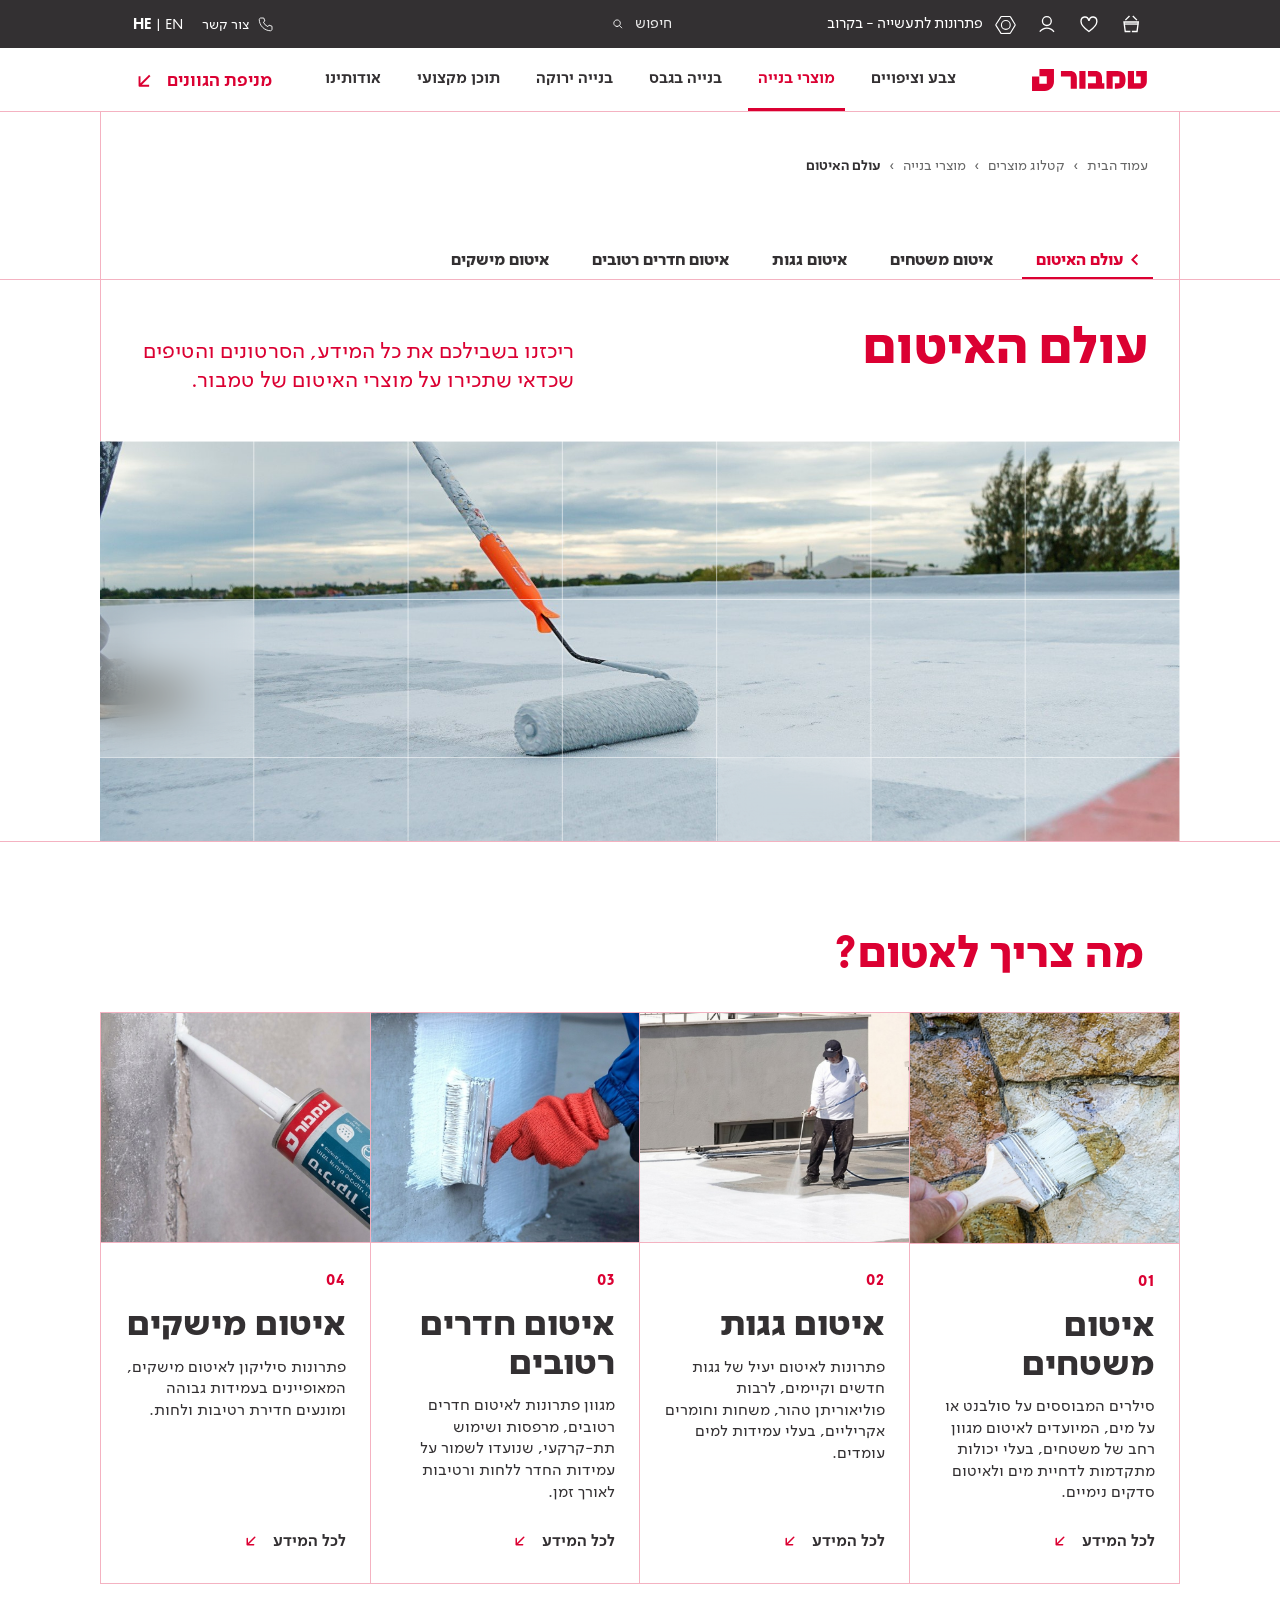
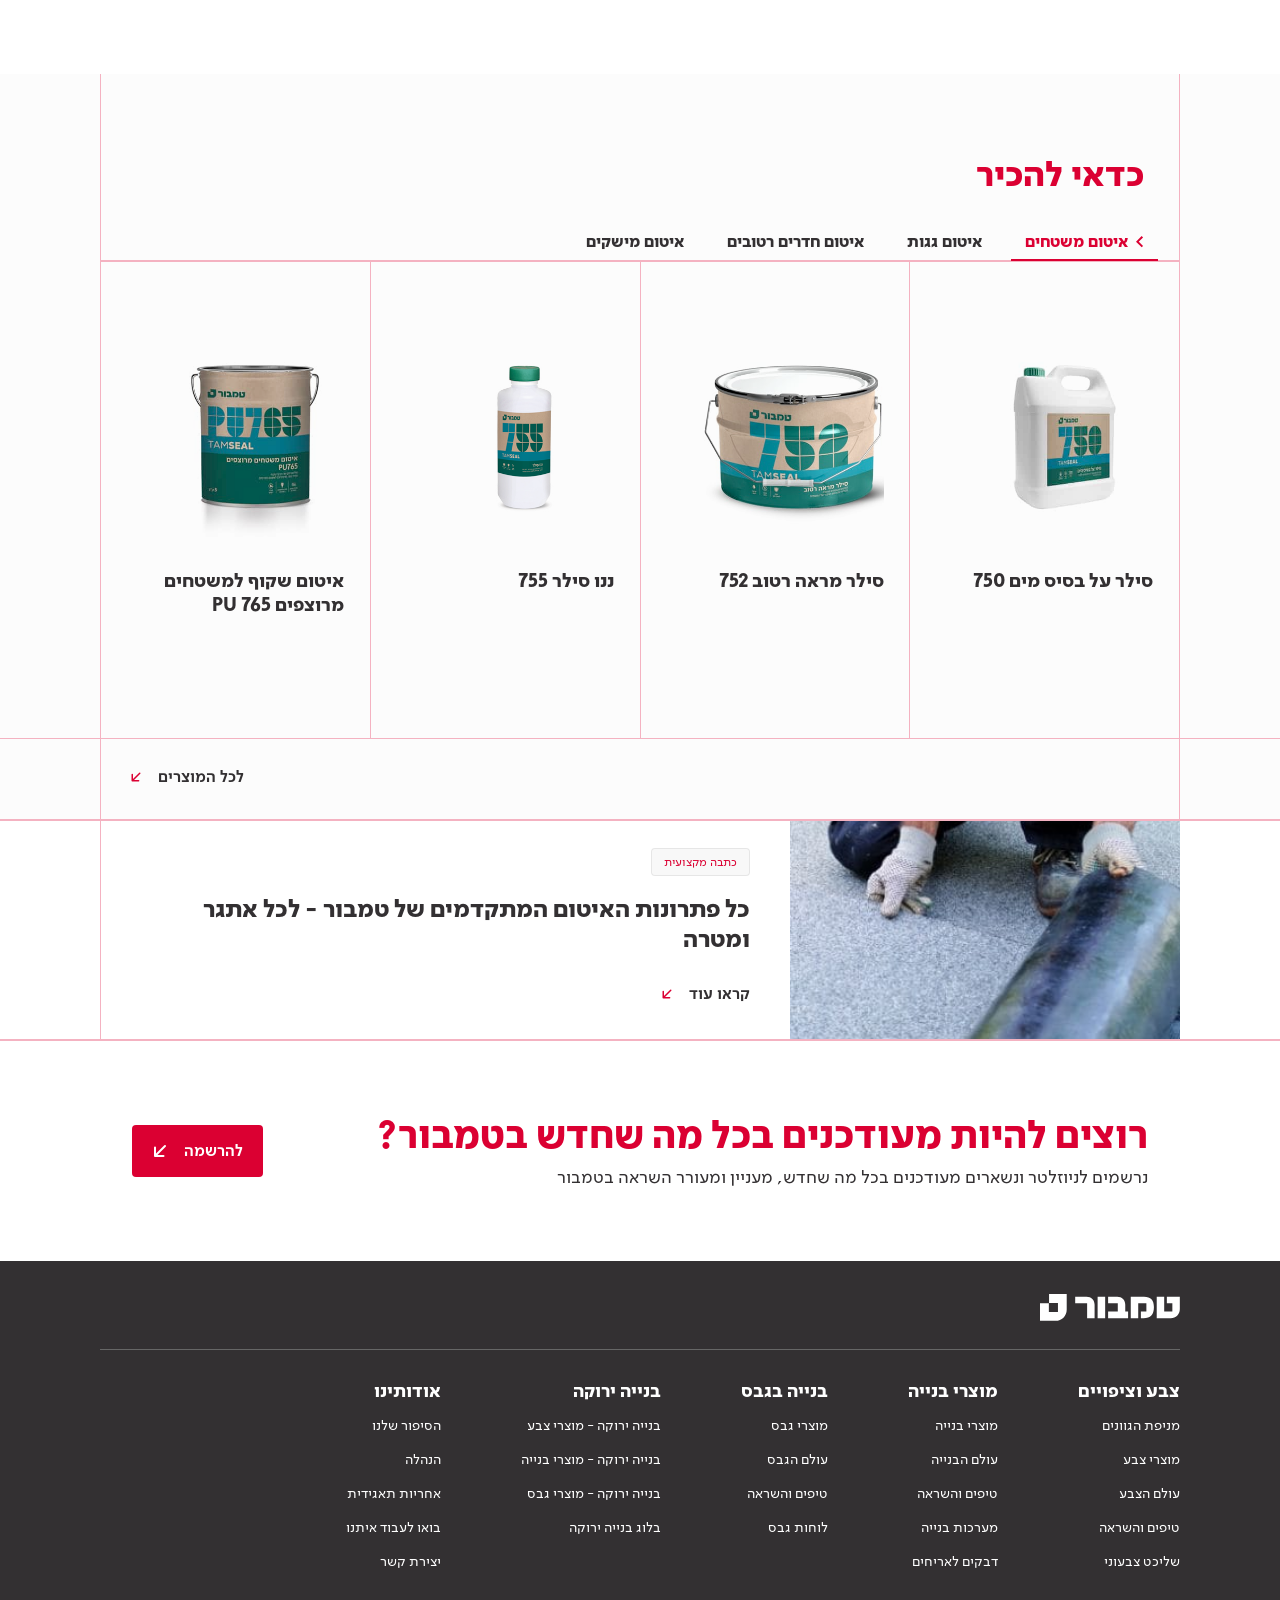
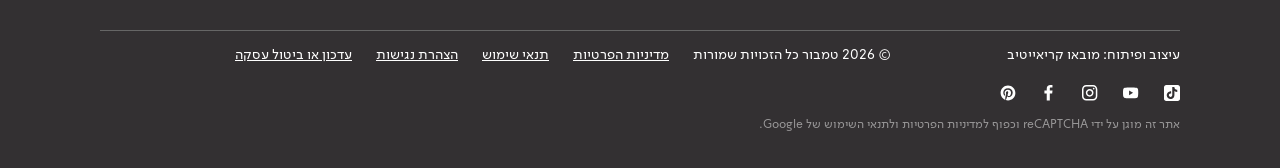
<file: index.html>
<!doctype html>
<html lang="he" dir="rtl">
<head>
<meta charset="utf-8">
<meta name="viewport" content="width=device-width,initial-scale=1">
<title>עולם האיטום | טמבור</title>
<meta name="description" content="כל המידע, הסרטונים והטיפים שכדאי להכיר על מוצרי האיטום של טמבור.">
<link rel="stylesheet" href="css/styles.css?v=108">
</head>
<body>
<a class="skip" href="#main">דלג לתוכן</a>

<svg width="0" height="0" style="position:absolute" aria-hidden="true">
  <symbol id="logo" viewBox="0 0 627 120"><path d="M0 119.791H69.8225C97.2878 119.791 119.625 97.2884 119.625 69.6578V0.000652889H40.5372V39.5446H80.4118V80.2471H39.7092V40.7032H0V119.791Z"/><path d="M462.063 108.368C494.823 108.864 510.211 92.1536 510.211 57.9043C510.211 26.4671 495.981 11.4111 465.868 11.4111H406.47V108.203H439.892V41.5244H476.458V78.0896H451.804V108.203L462.063 108.368ZM211.066 108.203H244.489V47.9763C244.489 25.3097 229.929 11.4111 208.089 11.4111H157.625V41.5244H211.066V108.203ZM258.057 108.203H291.81V11.4111H258.057V108.203ZM305.046 108.203H394.556V78.0896H381.816V47.811C381.816 25.3097 367.422 11.4111 345.582 11.4111H305.046V41.5244H348.395V78.0896H305.046V108.203ZM522.785 108.368H585.824C607.995 108.368 626.194 90.1682 626.194 67.831V11.4111H568.12V41.5244H592.773V78.0896H556.207V11.4111H522.785V108.368Z"/></symbol><symbol id="arrow" viewBox="0 0 32 32"><path d="M21 11 11 21M11 12.5V21h8.5" fill="none" stroke="currentColor" stroke-width="2" stroke-linecap="round" stroke-linejoin="round"/></symbol>
  <symbol id="play" viewBox="0 0 14.7826 16.6304"><path d="M12.3118 8.31522L1.21134 2.07121V14.5592L12.3118 8.31522Z" fill="none" stroke="currentColor" stroke-width="2.42269"/></symbol>
  <symbol id="box" viewBox="0 0 24 24"><path d="M3.5 7.5 12 3l8.5 4.5v9L12 21l-8.5-4.5zM3.5 7.5 12 12l8.5-4.5M12 12v9" fill="none" stroke="currentColor" stroke-width="1.8" stroke-linejoin="round"/></symbol>
  <symbol id="doc" viewBox="0 0 24 24"><path d="M6 3h8l4 4v14H6zM14 3v4h4M9 12h6M9 16h6" fill="none" stroke="currentColor" stroke-width="1.8" stroke-linejoin="round"/></symbol>
</svg>

<header class="site-header">
  <div class="topbar"><div class="wrap">
    <div class="tb-right">
      <a class="ib" href="#" aria-label="עגלת קניות"><img src="assets/icons/cart-desktop.svg" alt=""></a>
      <a class="ib" href="#" aria-label="רשימת מועדפים"><img src="assets/icons/heart-desktop.svg" alt=""></a>
      <a class="ib" href="#" aria-label="התחברות"><img src="assets/icons/user-icon.svg" alt=""></a>
      <a class="hh opt" href="#"><img src="assets/icons/HardHat-desktop.svg" alt=""><span>פתרונות לתעשייה - בקרוב</span></a>
    </div>
    <a class="search" href="#"><span>חיפוש</span><svg width="28" height="28" viewBox="0 0 28 28" fill="none" aria-hidden="true"><path d="M12.5557 17.8654C15.3749 17.8654 17.6603 15.58 17.6603 12.7608C17.6603 9.94164 15.3749 7.65625 12.5557 7.65625C9.73657 7.65625 7.45117 9.94164 7.45117 12.7608C7.45117 15.58 9.73657 17.8654 12.5557 17.8654Z" stroke="#fff" stroke-width="1.5" stroke-linecap="square"/><path d="M16.1643 16.3695L19.7011 19.9063" stroke="#fff" stroke-width="1.5" stroke-linecap="square"/></svg></a>
    <div class="tb-left">
      <a class="phone" href="tel:*6477"><svg width="18" height="18" viewBox="0 0 24 24" fill="none" stroke="#fff" stroke-width="1.2" aria-hidden="true"><path d="M5 4h4l1.5 4-2 1.5a11 11 0 0 0 6 6l1.5-2 4 1.5v4c0 1-1 2-2 2C10 21 3 14 3 6c0-1 1-2 2-2z"/></svg><span>צור קשר</span></a>
      <span class="lang"><b>HE</b> | EN</span>
    </div>
  </div></div>
  <div class="mainbar"><div class="wrap">
    <a class="logo" href="index.html" aria-label="טמבור - עמוד הבית"><svg viewBox="0 0 627 120" role="img" aria-label="טמבור"><use href="#logo"/></svg></a>
    <nav class="nav" aria-label="ראשי">
      <a href="https://tambour.co.il/%D7%A7%D7%98%D7%9C%D7%95%D7%92-%D7%9E%D7%95%D7%A6%D7%A8%D7%99%D7%9D/%D7%A6%D7%91%D7%A2-%D7%95%D7%A6%D7%99%D7%A4%D7%95%D7%99%D7%99%D7%9D/">צבע וציפויים</a>
      <div class="has-mega">
        <a href="https://tambour.co.il/%D7%A7%D7%98%D7%9C%D7%95%D7%92-%D7%9E%D7%95%D7%A6%D7%A8%D7%99%D7%9D/%D7%9E%D7%95%D7%A6%D7%A8%D7%99-%D7%91%D7%A0%D7%99%D7%99%D7%94/" aria-current="page" aria-haspopup="true">מוצרי בנייה</a>
        <div class="mega" role="region" aria-label="מוצרי בנייה">
          <div class="mega-dim" aria-hidden="true"></div>
          <div class="mega-grid">
            <div class="mcol">
              <div class="mhead"><h2>מוצרי בנייה</h2></div>
              <ul class="mlist">
                <li><a class="mp on" href="https://tambour.co.il/%D7%A7%D7%98%D7%9C%D7%95%D7%92-%D7%9E%D7%95%D7%A6%D7%A8%D7%99%D7%9D/%D7%9E%D7%95%D7%A6%D7%A8%D7%99-%D7%91%D7%A0%D7%99%D7%99%D7%94/"><span class="nm">קטלוג מוצרי בנייה</span><img src="assets/img/arrow-left.svg" alt="" width="15" height="14"></a></li>
                <li><a class="mp" href="#"><span class="nm">עולם הבנייה</span><img src="assets/img/arrow-left.svg" alt="" width="15" height="14"></a></li>
                <li><a class="mp" href="index.html"><span class="nm">עולם האיטום</span><span class="new-tag">חדש</span><img src="assets/img/arrow-left.svg" alt="" width="15" height="14"></a></li>
              </ul>
            </div>
            <div class="mcol">
              <div class="mhead"><h2>קטלוג מוצרי בנייה</h2></div>
              <ul class="mlist">
                <li><a class="mch" href="https://tambour.co.il/%D7%A7%D7%98%D7%9C%D7%95%D7%92-%D7%9E%D7%95%D7%A6%D7%A8%D7%99%D7%9D/%D7%9E%D7%95%D7%A6%D7%A8%D7%99-%D7%91%D7%A0%D7%99%D7%99%D7%94/%D7%93%D7%91%D7%A7%D7%99%D7%9D-%D7%9C%D7%90%D7%A8%D7%99%D7%97%D7%99%D7%9D/">דבקים לאריחים</a></li>
                <li><a class="mch" href="https://tambour.co.il/%D7%A7%D7%98%D7%9C%D7%95%D7%92-%D7%9E%D7%95%D7%A6%D7%A8%D7%99%D7%9D/%D7%9E%D7%95%D7%A6%D7%A8%D7%99-%D7%91%D7%A0%D7%99%D7%99%D7%94/%D7%98%D7%99%D7%99%D7%97%D7%99%D7%9D/">טייחים</a></li>
                <li><a class="mch" href="https://tambour.co.il/%D7%A7%D7%98%D7%9C%D7%95%D7%92-%D7%9E%D7%95%D7%A6%D7%A8%D7%99%D7%9D/%D7%9E%D7%95%D7%A6%D7%A8%D7%99-%D7%91%D7%A0%D7%99%D7%99%D7%94/%D7%90%D7%99%D7%98%D7%95%D7%9D/">איטום</a></li>
                <li><a class="mch" href="https://tambour.co.il/%D7%A7%D7%98%D7%9C%D7%95%D7%92-%D7%9E%D7%95%D7%A6%D7%A8%D7%99%D7%9D/%D7%9E%D7%95%D7%A6%D7%A8%D7%99-%D7%91%D7%A0%D7%99%D7%99%D7%94/%D7%97%D7%95%D7%9E%D7%A8%D7%99-%D7%9E%D7%99%D7%9C%D7%95%D7%99-%D7%95%D7%94%D7%97%D7%9C%D7%A7%D7%94/">חומרי מילוי והחלקה</a></li>
                <li><a class="mch" href="https://tambour.co.il/%D7%A7%D7%98%D7%9C%D7%95%D7%92-%D7%9E%D7%95%D7%A6%D7%A8%D7%99%D7%9D/%D7%9E%D7%95%D7%A6%D7%A8%D7%99-%D7%91%D7%A0%D7%99%D7%99%D7%94/%D7%91%D7%9C%D7%95%D7%A7%D7%99-%D7%92%D7%91%D7%A1/">בלוקי גבס</a></li>
                <li><a class="mch" href="https://tambour.co.il/%D7%A7%D7%98%D7%9C%D7%95%D7%92-%D7%9E%D7%95%D7%A6%D7%A8%D7%99%D7%9D/%D7%9E%D7%95%D7%A6%D7%A8%D7%99-%D7%91%D7%A0%D7%99%D7%99%D7%94/">לכל מוצרי הבנייה</a></li>
              </ul>
            </div>
            <div class="mcol promo">
              <div class="mhead"><h3>דבקים</h3><a class="more" href="https://tambour.co.il/%D7%A7%D7%98%D7%9C%D7%95%D7%92-%D7%9E%D7%95%D7%A6%D7%A8%D7%99%D7%9D/%D7%9E%D7%95%D7%A6%D7%A8%D7%99-%D7%91%D7%A0%D7%99%D7%99%D7%94/%D7%93%D7%91%D7%A7%D7%99%D7%9D-%D7%9C%D7%90%D7%A8%D7%99%D7%97%D7%99%D7%9D/"><span>קראו עוד</span><svg viewBox="0 0 20 20" aria-hidden="true"><path d="M13 7 6 14M6 8v6h6" fill="none" stroke="currentColor" stroke-width="1.8" stroke-linecap="square"/></svg></a></div>
              <div class="pimg"><img src="assets/img/mega-promo.webp" alt=""><i class="px w"></i><i class="px t"></i><i class="px l"></i></div>
            </div>
          </div>
        </div>
      </div>
      <a href="https://tambour.co.il/%D7%A7%D7%98%D7%9C%D7%95%D7%92-%D7%9E%D7%95%D7%A6%D7%A8%D7%99%D7%9D/%D7%91%D7%A0%D7%99%D7%99%D7%94-%D7%91%D7%92%D7%91%D7%A1/">בנייה בגבס</a>
      <a href="https://tambour.co.il/%D7%A7%D7%98%D7%9C%D7%95%D7%92-%D7%9E%D7%95%D7%A6%D7%A8%D7%99%D7%9D/%D7%A6%D7%91%D7%A2-%D7%95%D7%A6%D7%99%D7%A4%D7%95%D7%99%D7%99%D7%9D/?green_building=1">בנייה ירוקה</a>
      <a href="https://tambour.co.il/blog-lobby/">תוכן מקצועי</a>
      <a href="https://tambour.co.il/about-us/">אודותינו</a>
    </nav>
    <a class="link cta" href="https://tambour.co.il/%D7%94%D7%9E%D7%A0%D7%99%D7%A4%D7%94/">מניפת הגוונים<svg viewBox="0 0 25 24" aria-hidden="true"><path d="M16.8 8l-9 9M15.8 18h-9V9" fill="none" stroke="currentColor" stroke-width="2" stroke-linecap="square" stroke-linejoin="round"/></svg></a>
    <button class="burger" aria-label="תפריט" aria-expanded="false"><svg viewBox="0 0 24 24" fill="none" stroke="currentColor" stroke-width="2" stroke-linecap="round"><path d="M4 7h16M4 12h16M4 17h16"/></svg></button>
  </div></div>
</header>




















































































<div class="crumbbar"><div class="wrap frame"><div class="crumbs"><a href="https://tambour.co.il/">עמוד הבית</a> › <a href="https://tambour.co.il/%D7%A7%D7%98%D7%9C%D7%95%D7%92-%D7%9E%D7%95%D7%A6%D7%A8%D7%99%D7%9D/">קטלוג מוצרים</a> › <a href="https://tambour.co.il/%D7%A7%D7%98%D7%9C%D7%95%D7%92-%D7%9E%D7%95%D7%A6%D7%A8%D7%99%D7%9D/%D7%9E%D7%95%D7%A6%D7%A8%D7%99-%D7%91%D7%A0%D7%99%D7%99%D7%94/">מוצרי בנייה</a> › <b>עולם האיטום</b></div></div></div>
<nav class="subnav" aria-label="קטגוריות איטום">
  <div class="wrap">
    <a class="t" href="index.html" aria-current="page">עולם האיטום</a>
    <a class="t" href="surfaces.html">איטום משטחים</a>
    <a class="t" href="roofs.html">איטום גגות</a>
    <a class="t" href="wet-rooms.html">איטום חדרים רטובים</a>
    <a class="t" href="joints.html">איטום מישקים</a>
  </div>
</nav>

<main id="main">
  <section class="hero land-hero"><div class="wrap frame"><h1 class="h1">עולם האיטום</h1><p class="lead">ריכזנו בשבילכם את כל המידע, הסרטונים והטיפים שכדאי שתכירו על מוצרי האיטום של טמבור.</p></div></section>
<section class="land-photo"><div class="wrap frame"><div class="hero-photo" aria-hidden="true"><img src="assets/img/hero-main.jpg" alt=""><i class="fr"></i><i class="fr2"></i></div></div></section>

  <section class="section" id="categories">
    <div class="wrap">
      <div class="sec-head">
        <h2 class="h2">מה צריך לאטום?</h2>
      </div>
      <div class="cats">
        <a class="cat" href="surfaces.html">
          <div class="ph"><img src="assets/img/cat-surfaces.jpg" alt="" loading="lazy"></div>
          <div class="body">
            <span class="num">01</span>
            <h3 class="h2s">איטום משטחים</h3>
            <p>סילרים המבוססים על סולבנט או על מים, המיועדים לאיטום מגוון רחב של משטחים, בעלי יכולות מתקדמות לדחיית מים ולאיטום סדקים נימיים.</p>
            <span class="link">לכל המידע<svg><use href="#arrow" width="24" height="24"/></svg></span>
          </div>
        </a>
        <a class="cat" href="roofs.html">
          <div class="ph"><img src="assets/img/cat-roofs.jpg" alt="" loading="lazy"></div>
          <div class="body">
            <span class="num">02</span>
            <h3 class="h2s">איטום גגות</h3>
            <p>פתרונות לאיטום יעיל של גגות חדשים וקיימים, לרבות פוליאוריתן טהור, משחות וחומרים אקריליים, בעלי עמידות למים עומדים.</p>
            <span class="link">לכל המידע<svg><use href="#arrow"/></svg></span>
          </div>
        </a>
        <a class="cat" href="wet-rooms.html">
          <div class="ph"><img src="assets/img/cat-wet.jpg" alt="" loading="lazy"></div>
          <div class="body">
            <span class="num">03</span>
            <h3 class="h2s">איטום חדרים רטובים</h3>
            <p>מגוון פתרונות לאיטום חדרים רטובים, מרפסות ושימוש תת-קרקעי, שנועדו לשמור על עמידות החדר ללחות ורטיבות לאורך זמן.</p>
            <span class="link">לכל המידע<svg><use href="#arrow"/></svg></span>
          </div>
        </a>
        <a class="cat" href="joints.html">
          <div class="ph"><img src="assets/img/cat-joints.jpg" alt="" loading="lazy"></div>
          <div class="body">
            <span class="num">04</span>
            <h3 class="h2s">איטום מישקים</h3>
            <p>פתרונות סיליקון לאיטום מישקים, המאופיינים בעמידות גבוהה ומונעים חדירת רטיבות ולחות.</p>
            <span class="link">לכל המידע<svg><use href="#arrow"/></svg></span>
          </div>
        </a>
      </div>
    </div>
  </section>

  <section class="section lobby" id="products">
    <div class="wrap frame">
      <div class="sec-head"><h2 class="h2">כדאי להכיר</h2></div>
      <div class="ltabs" role="tablist"><button type="button" class="lt on" role="tab" data-t="0">איטום משטחים</button><button type="button" class="lt" role="tab" data-t="1">איטום גגות</button><button type="button" class="lt" role="tab" data-t="2">איטום חדרים רטובים</button><button type="button" class="lt" role="tab" data-t="3">איטום מישקים</button></div>
      <div class="lp" data-p="0"><div class="pgrid" style="--cols:4"><a class="pcard" href="https://tambour.co.il/product/%D7%A1%D7%99%D7%9C%D7%A8-750/" target="_blank" rel="noopener"><div class="ph"><img src="assets/img/products/750_4L_V5_web.jpg" alt=""></div><div class="pt"><h3><span class="t">סילר על בסיס מים 750</span><span class="parr" aria-hidden="true"><svg viewBox="0 0 25 24" fill="none"><path d="M16.78 8l-9 9" stroke="currentColor" stroke-width="2" stroke-linecap="square" stroke-linejoin="round"/><path d="M15.78 18h-9V9" stroke="currentColor" stroke-width="2" stroke-linecap="square"/></svg></span></h3></div></a><a class="pcard" href="https://tambour.co.il/product/%D7%A1%D7%99%D7%9C%D7%A8-752/" target="_blank" rel="noopener"><div class="ph"><img src="assets/img/products/752_10L_v3_web.jpg" alt=""></div><div class="pt"><h3><span class="t">סילר מראה רטוב 752</span><span class="parr" aria-hidden="true"><svg viewBox="0 0 25 24" fill="none"><path d="M16.78 8l-9 9" stroke="currentColor" stroke-width="2" stroke-linecap="square" stroke-linejoin="round"/><path d="M15.78 18h-9V9" stroke="currentColor" stroke-width="2" stroke-linecap="square"/></svg></span></h3></div></a><a class="pcard" href="https://tambour.co.il/product/%D7%A1%D7%99%D7%9C%D7%A8-755/" target="_blank" rel="noopener"><div class="ph"><img src="assets/img/products/755_1L_V3_WEB-1.jpg" alt=""></div><div class="pt"><h3><span class="t">ננו סילר 755</span><span class="parr" aria-hidden="true"><svg viewBox="0 0 25 24" fill="none"><path d="M16.78 8l-9 9" stroke="currentColor" stroke-width="2" stroke-linecap="square" stroke-linejoin="round"/><path d="M15.78 18h-9V9" stroke="currentColor" stroke-width="2" stroke-linecap="square"/></svg></span></h3></div></a><a class="pcard" href="https://tambour.co.il/product/tamseal-pu765-%D7%90%D7%99%D7%98%D7%95%D7%9D-%D7%A9%D7%A7%D7%95%D7%A3-%D7%9C%D7%9E%D7%A9%D7%98%D7%97%D7%99%D7%9D-%D7%9E%D7%A8%D7%95%D7%A6%D7%A4%D7%99%D7%9D/" target="_blank" rel="noopener"><div class="ph"><img src="assets/img/products/PU765_web.jpg" alt=""></div><div class="pt"><h3><span class="t">איטום שקוף למשטחים מרוצפים PU 765</span><span class="parr" aria-hidden="true"><svg viewBox="0 0 25 24" fill="none"><path d="M16.78 8l-9 9" stroke="currentColor" stroke-width="2" stroke-linecap="square" stroke-linejoin="round"/><path d="M15.78 18h-9V9" stroke="currentColor" stroke-width="2" stroke-linecap="square"/></svg></span></h3></div></a></div></div><div class="lp off" data-p="1"><div class="pgrid" style="--cols:4"><a class="pcard" href="https://tambour.co.il/product/pu-780-%D7%90%D7%99%D7%98%D7%95%D7%9D-%D7%A4%D7%95%D7%9C%D7%99%D7%90%D7%95%D7%A8%D7%99%D7%AA%D7%A0%D7%99-%D7%9C%D7%92%D7%92%D7%95%D7%AA/" target="_blank" rel="noopener"><div class="ph"><img src="assets/img/products/780_pu_20kg_v3_web.jpg" alt=""></div><div class="pt"><h3><span class="t">איטום פוליאוריתני לגגות PU780</span><span class="parr" aria-hidden="true"><svg viewBox="0 0 25 24" fill="none"><path d="M16.78 8l-9 9" stroke="currentColor" stroke-width="2" stroke-linecap="square" stroke-linejoin="round"/><path d="M15.78 18h-9V9" stroke="currentColor" stroke-width="2" stroke-linecap="square"/></svg></span></h3></div></a><a class="pcard" href="https://tambour.co.il/product/%D7%A4%D7%95%D7%9C%D7%99%D7%90%D7%95%D7%A8%D7%99%D7%AA%D7%9F-%D7%94%D7%99%D7%91%D7%A8%D7%99%D7%93%D7%99-%D7%9C%D7%92%D7%92%D7%95%D7%AA-777-tamseal/" target="_blank" rel="noopener"><div class="ph"><img src="assets/img/products/777_polioriten_hybridi_15kg_img_v2_web.jpg" alt=""></div><div class="pt"><h3><span class="t">פוליאוריתן היברידי לאיטום גגות 777</span><span class="parr" aria-hidden="true"><svg viewBox="0 0 25 24" fill="none"><path d="M16.78 8l-9 9" stroke="currentColor" stroke-width="2" stroke-linecap="square" stroke-linejoin="round"/><path d="M15.78 18h-9V9" stroke="currentColor" stroke-width="2" stroke-linecap="square"/></svg></span></h3></div></a><a class="pcard" href="https://tambour.co.il/product/%D7%A4%D7%95%D7%9C%D7%99%D7%92%D7%92-450/" target="_blank" rel="noopener"><div class="ph"><img src="assets/img/products/polygag_450_web.jpg" alt=""></div><div class="pt"><h3><span class="t">פוליגג 450</span><span class="parr" aria-hidden="true"><svg viewBox="0 0 25 24" fill="none"><path d="M16.78 8l-9 9" stroke="currentColor" stroke-width="2" stroke-linecap="square" stroke-linejoin="round"/><path d="M15.78 18h-9V9" stroke="currentColor" stroke-width="2" stroke-linecap="square"/></svg></span></h3></div></a><a class="pcard" href="https://tambour.co.il/product/%D7%A4%D7%95%D7%9C%D7%99%D7%92%D7%92-%D7%9E%D7%A9%D7%95%D7%A8%D7%99%D7%99%D7%9F/" target="_blank" rel="noopener"><div class="ph"><img src="assets/img/products/polygag_meshuryan_web.jpg" alt=""></div><div class="pt"><h3><span class="t">פוליגג משוריין</span><span class="parr" aria-hidden="true"><svg viewBox="0 0 25 24" fill="none"><path d="M16.78 8l-9 9" stroke="currentColor" stroke-width="2" stroke-linecap="square" stroke-linejoin="round"/><path d="M15.78 18h-9V9" stroke="currentColor" stroke-width="2" stroke-linecap="square"/></svg></span></h3></div></a></div></div><div class="lp off" data-p="2"><div class="pgrid" style="--cols:4"><a class="pcard" href="product-700.html"><span class="gtag"><svg viewBox="0 0 24 24" fill="none" aria-hidden="true"><path d="M5 19c0-8 5-13 14-14 0 9-5 14-13 14M5 19c2-5 5-8 9-10" stroke="currentColor" stroke-width="1.6" stroke-linecap="round" stroke-linejoin="round"/></svg>בנייה ירוקה</span><div class="ph"><img src="assets/img/products/700_web1.jpg" alt=""></div><div class="pt"><h3><span class="t">איטום אלסטי חד-רכיבי 700</span><span class="parr" aria-hidden="true"><svg viewBox="0 0 25 24" fill="none"><path d="M16.78 8l-9 9" stroke="currentColor" stroke-width="2" stroke-linecap="square" stroke-linejoin="round"/><path d="M15.78 18h-9V9" stroke="currentColor" stroke-width="2" stroke-linecap="square"/></svg></span></h3></div></a><a class="pcard" href="https://tambour.co.il/product/%D7%A4%D7%95%D7%9C%D7%99%D7%90%D7%95%D7%A8%D7%99%D7%AA%D7%9F-%D7%91%D7%99%D7%98%D7%95%D7%9E%D7%9F-%D7%97%D7%93-%D7%A8%D7%9B%D7%99%D7%91%D7%99-tamseal-pb707/" target="_blank" rel="noopener"><div class="ph"><img src="assets/img/products/707_pb_23kg_v2_web.jpg" alt=""></div><div class="pt"><h3><span class="t">פוליאוריתן ביטומן 707 PB</span><span class="parr" aria-hidden="true"><svg viewBox="0 0 25 24" fill="none"><path d="M16.78 8l-9 9" stroke="currentColor" stroke-width="2" stroke-linecap="square" stroke-linejoin="round"/><path d="M15.78 18h-9V9" stroke="currentColor" stroke-width="2" stroke-linecap="square"/></svg></span></h3></div></a><a class="pcard" href="https://tambour.co.il/product/%D7%91%D7%99%D7%98%D7%95%D7%9E%D7%9F-%D7%A4%D7%95%D7%9C%D7%99%D7%9E%D7%A8%D7%99-%D7%9C%D7%90%D7%99%D7%98%D7%95%D7%9D-722-tamseal/" target="_blank" rel="noopener"><div class="ph"><img src="assets/img/products/722_web.jpg" alt=""></div><div class="pt"><h3><span class="t">ביטומן פולימרי לאיטום 722</span><span class="parr" aria-hidden="true"><svg viewBox="0 0 25 24" fill="none"><path d="M16.78 8l-9 9" stroke="currentColor" stroke-width="2" stroke-linecap="square" stroke-linejoin="round"/><path d="M15.78 18h-9V9" stroke="currentColor" stroke-width="2" stroke-linecap="square"/></svg></span></h3></div></a><a class="pcard" href="https://tambour.co.il/product/%D7%90%D7%99%D7%98%D7%95%D7%9D-%D7%91%D7%99%D7%98%D7%95%D7%9E%D7%A0%D7%99-%D7%A8%D7%91-%D7%A2%D7%95%D7%91%D7%99-724-tamseal/" target="_blank" rel="noopener"><div class="ph"><img src="assets/img/products/724_web.jpg" alt=""></div><div class="pt"><h3><span class="t">איטום ביטומני רב עובי 724</span><span class="parr" aria-hidden="true"><svg viewBox="0 0 25 24" fill="none"><path d="M16.78 8l-9 9" stroke="currentColor" stroke-width="2" stroke-linecap="square" stroke-linejoin="round"/><path d="M15.78 18h-9V9" stroke="currentColor" stroke-width="2" stroke-linecap="square"/></svg></span></h3></div></a><a class="pcard" href="https://tambour.co.il/product/%D7%9E%D7%A9%D7%97%D7%94-%D7%91%D7%99%D7%98%D7%95%D7%9E%D7%A0%D7%99%D7%AA-%D7%9C%D7%90%D7%99%D7%98%D7%95%D7%9D-720/" target="_blank" rel="noopener"><div class="ph"><img src="assets/img/products/720_web.jpg" alt=""></div><div class="pt"><h3><span class="t">משחה ביטומנית לאיטום 720</span><span class="parr" aria-hidden="true"><svg viewBox="0 0 25 24" fill="none"><path d="M16.78 8l-9 9" stroke="currentColor" stroke-width="2" stroke-linecap="square" stroke-linejoin="round"/><path d="M15.78 18h-9V9" stroke="currentColor" stroke-width="2" stroke-linecap="square"/></svg></span></h3></div></a><a class="pcard" href="product-790.html"><span class="gtag"><svg viewBox="0 0 24 24" fill="none" aria-hidden="true"><path d="M5 19c0-8 5-13 14-14 0 9-5 14-13 14M5 19c2-5 5-8 9-10" stroke="currentColor" stroke-width="1.6" stroke-linecap="round" stroke-linejoin="round"/></svg>בנייה ירוקה</span><div class="ph"><img src="assets/img/products/790_gray_web.jpg" alt=""></div><div class="pt"><h3><span class="t">איטום חד-רכיבי 790</span><span class="parr" aria-hidden="true"><svg viewBox="0 0 25 24" fill="none"><path d="M16.78 8l-9 9" stroke="currentColor" stroke-width="2" stroke-linecap="square" stroke-linejoin="round"/><path d="M15.78 18h-9V9" stroke="currentColor" stroke-width="2" stroke-linecap="square"/></svg></span></h3></div></a><div class="pfill" aria-hidden="true"></div><div class="pfill" aria-hidden="true"></div></div></div><div class="lp off" data-p="3"><div class="pgrid" style="--cols:4"><a class="pcard" href="https://tambour.co.il/product/%D7%A1%D7%99%D7%9C%D7%99%D7%A7%D7%95%D7%9F-%D7%A6%D7%91%D7%A2%D7%95%D7%A0%D7%99-100/" target="_blank" rel="noopener"><div class="ph"><img src="assets/img/products/rtv_group_v3_web.jpg" alt=""></div><div class="pt"><h3><span class="t">סיליקון צבעוני 100%</span><span class="parr" aria-hidden="true"><svg viewBox="0 0 25 24" fill="none"><path d="M16.78 8l-9 9" stroke="currentColor" stroke-width="2" stroke-linecap="square" stroke-linejoin="round"/><path d="M15.78 18h-9V9" stroke="currentColor" stroke-width="2" stroke-linecap="square"/></svg></span></h3></div></a><a class="pcard" href="https://tambour.co.il/product/%D7%A1%D7%95%D7%A4%D7%A8-8-%D7%94%D7%99%D7%99-%D7%98%D7%90%D7%A7/" target="_blank" rel="noopener"><div class="ph"><img src="assets/img/products/super_8_high_tack_white_web.jpg" alt=""></div><div class="pt"><h3><span class="t">סופר 8 HIGH TACK</span><span class="parr" aria-hidden="true"><svg viewBox="0 0 25 24" fill="none"><path d="M16.78 8l-9 9" stroke="currentColor" stroke-width="2" stroke-linecap="square" stroke-linejoin="round"/><path d="M15.78 18h-9V9" stroke="currentColor" stroke-width="2" stroke-linecap="square"/></svg></span></h3></div></a><a class="pcard" href="product-super-8-hybrid.html"><div class="ph"><img src="assets/img/products/3-גוונים-W.jpg" alt=""></div><div class="pt"><h3><span class="t">סופר 8 HYBRID</span><span class="parr" aria-hidden="true"><svg viewBox="0 0 25 24" fill="none"><path d="M16.78 8l-9 9" stroke="currentColor" stroke-width="2" stroke-linecap="square" stroke-linejoin="round"/><path d="M15.78 18h-9V9" stroke="currentColor" stroke-width="2" stroke-linecap="square"/></svg></span></h3></div></a><div class="pfill f2" aria-hidden="true"></div></div></div>
      <div class="pmore"><a class="link" href="https://old.tambour.co.il/ecatalogs/sealing-products-catalog/" target="_blank" rel="noopener">לכל המוצרים<svg aria-hidden="true"><use href="#arrow"/></svg></a></div>
    </div>
  </section>

  <section class="section" id="featured">
    <div class="wrap frame">
      <div class="alist"><a class="acard" href="article.html"><div class="ph"><img src="assets/img/article-sealing.jpg" alt="" loading="lazy"></div><div class="txt"><span class="pills"><span class="pill">כתבה מקצועית</span></span><h3 class="h4">כל פתרונות האיטום המתקדמים של טמבור - לכל אתגר ומטרה</h3><span class="link">קראו עוד<svg><use href="#arrow"/></svg></span></div></a></div>
    </div>
  </section>

  <section class="news rule">
    <div class="wrap">
      <div><h2>רוצים להיות מעודכנים בכל מה שחדש בטמבור?</h2><p>נרשמים לניוזלטר ונשארים מעודכנים בכל מה שחדש, מעניין ומעורר השראה בטמבור</p></div>
      <a class="btn" href="#"><svg><use href="#arrow"/></svg>להרשמה</a>
    </div>
  </section>
</main>

<footer class="site-footer">
  <div class="wrap">
    <div class="ft-logo"><a href="index.html" aria-label="טמבור"><svg viewBox="0 0 627 120" role="img" aria-label="טמבור"><use href="#logo"/></svg></a></div>
    <div class="ft-nav"><div class="ft-sec"><span class="ft-title">צבע וציפויים</span><ul><li><a href="https://tambour.co.il/%D7%94%D7%9E%D7%A0%D7%99%D7%A4%D7%94/">מניפת הגוונים</a></li><li><a href="https://tambour.co.il/%D7%A7%D7%98%D7%9C%D7%95%D7%92-%D7%9E%D7%95%D7%A6%D7%A8%D7%99%D7%9D/%D7%A6%D7%91%D7%A2-%D7%95%D7%A6%D7%99%D7%A4%D7%95%D7%99%D7%99%D7%9D/">מוצרי צבע</a></li><li><a href="https://tambour.co.il/blog-lobby/?label2=%D7%A6%D7%91%D7%A2-%D7%95%D7%A6%D7%99%D7%A4%D7%95%D7%99%D7%99%D7%9D">עולם הצבע</a></li><li><a href="https://tambour.co.il/blog-lobby/?label2=%D7%A6%D7%91%D7%A2-%D7%95%D7%A6%D7%99%D7%A4%D7%95%D7%99%D7%99%D7%9D&label=tips_inspiration">טיפים והשראה</a></li><li><a href="https://tambour.co.il/%D7%A9%D7%9C%D7%99%D7%9B%D7%98/">שליכט צבעוני</a></li></ul></div><div class="ft-sec"><span class="ft-title">מוצרי בנייה</span><ul><li><a href="https://tambour.co.il/%D7%A7%D7%98%D7%9C%D7%95%D7%92-%D7%9E%D7%95%D7%A6%D7%A8%D7%99%D7%9D/%D7%9E%D7%95%D7%A6%D7%A8%D7%99-%D7%91%D7%A0%D7%99%D7%99%D7%94/">מוצרי בנייה</a></li><li><a href="https://tambour.co.il/blog-lobby/?label2=%D7%9E%D7%95%D7%A6%D7%A8%D7%99-%D7%91%D7%A0%D7%99%D7%99%D7%94">עולם הבנייה</a></li><li><a href="https://tambour.co.il/blog-lobby/?label2=%D7%9E%D7%95%D7%A6%D7%A8%D7%99-%D7%91%D7%A0%D7%99%D7%99%D7%94&label=tips_inspiration">טיפים והשראה</a></li><li><a href="https://tambour.co.il/%D7%9E%D7%A2%D7%A8%D7%9B%D7%95%D7%AA-%D7%95%D7%9E%D7%A4%D7%A8%D7%98%D7%99%D7%9D/">מערכות בנייה</a></li><li><a href="https://tambour.co.il/%D7%A7%D7%98%D7%9C%D7%95%D7%92-%D7%9E%D7%95%D7%A6%D7%A8%D7%99%D7%9D/%D7%9E%D7%95%D7%A6%D7%A8%D7%99-%D7%91%D7%A0%D7%99%D7%99%D7%94/%D7%93%D7%91%D7%A7%D7%99%D7%9D-%D7%9C%D7%90%D7%A8%D7%99%D7%97%D7%99%D7%9D/">דבקים לאריחים</a></li></ul></div><div class="ft-sec"><span class="ft-title">בנייה בגבס</span><ul><li><a href="https://tambour.co.il/%D7%A7%D7%98%D7%9C%D7%95%D7%92-%D7%9E%D7%95%D7%A6%D7%A8%D7%99%D7%9D/%D7%91%D7%A0%D7%99%D7%99%D7%94-%D7%91%D7%92%D7%91%D7%A1/">מוצרי גבס</a></li><li><a href="https://tambour.co.il/blog-lobby/?label2=%D7%91%D7%A0%D7%99%D7%99%D7%94-%D7%91%D7%92%D7%91%D7%A1">עולם הגבס</a></li><li><a href="https://tambour.co.il/blog-lobby/?label2=%D7%91%D7%A0%D7%99%D7%99%D7%94-%D7%91%D7%92%D7%91%D7%A1&label=tips_inspiration">טיפים והשראה</a></li><li><a href="https://tambour.co.il/%D7%A7%D7%98%D7%9C%D7%95%D7%92-%D7%9E%D7%95%D7%A6%D7%A8%D7%99%D7%9D/%D7%91%D7%A0%D7%99%D7%99%D7%94-%D7%91%D7%92%D7%91%D7%A1/%D7%9C%D7%95%D7%97%D7%95%D7%AA-%D7%92%D7%91%D7%A1/">לוחות גבס</a></li></ul></div><div class="ft-sec"><span class="ft-title">בנייה ירוקה</span><ul><li><a href="https://tambour.co.il/%D7%A7%D7%98%D7%9C%D7%95%D7%92-%D7%9E%D7%95%D7%A6%D7%A8%D7%99%D7%9D/%D7%A6%D7%91%D7%A2-%D7%95%D7%A6%D7%99%D7%A4%D7%95%D7%99%D7%99%D7%9D/?green_building=1">בנייה ירוקה - מוצרי צבע</a></li><li><a href="https://tambour.co.il/%D7%A7%D7%98%D7%9C%D7%95%D7%92-%D7%9E%D7%95%D7%A6%D7%A8%D7%99%D7%9D/%D7%9E%D7%95%D7%A6%D7%A8%D7%99-%D7%91%D7%A0%D7%99%D7%99%D7%94/?green_building=1">בנייה ירוקה - מוצרי בנייה</a></li><li><a href="https://tambour.co.il/%D7%A7%D7%98%D7%9C%D7%95%D7%92-%D7%9E%D7%95%D7%A6%D7%A8%D7%99%D7%9D/%D7%91%D7%A0%D7%99%D7%99%D7%94-%D7%91%D7%92%D7%91%D7%A1/?green_building=1">בנייה ירוקה - מוצרי גבס</a></li><li><a href="https://tambour.co.il/blog-lobby/?label2=%D7%91%D7%A0%D7%99%D7%99%D7%94-%D7%99%D7%A8%D7%95%D7%A7%D7%94">בלוג בנייה ירוקה</a></li></ul></div><div class="ft-sec"><span class="ft-title">אודותינו</span><ul><li><a href="https://tambour.co.il/about-us/">הסיפור שלנו</a></li><li><a href="https://tambour.co.il/about-us/%D7%97%D7%91%D7%A8%D7%99-%D7%94%D7%94%D7%A0%D7%94%D7%9C%D7%94/">הנהלה</a></li><li><a href="https://tambour.co.il/about-us/%D7%90%D7%97%D7%A8%D7%99%D7%95%D7%AA-%D7%AA%D7%90%D7%92%D7%99%D7%93%D7%99%D7%AA/">אחריות תאגידית</a></li><li><a href="https://tambour.co.il/about-us/career-lobby/">בואו לעבוד איתנו</a></li><li><a href="https://tambour.co.il/contact-us/">יצירת קשר</a></li></ul></div></div>
    <div class="ft-lower">
      <div class="ft-legal"><div class="ft-links"><a href="https://tambour.co.il/%D7%9E%D7%93%D7%99%D7%A0%D7%99%D7%95%D7%AA-%D7%94%D7%A4%D7%A8%D7%98%D7%99%D7%95%D7%AA/">מדיניות הפרטיות</a><a href="https://tambour.co.il/%D7%AA%D7%A0%D7%90%D7%99-%D7%A9%D7%99%D7%9E%D7%95%D7%A9/">תנאי שימוש</a><a href="https://tambour.co.il/%D7%94%D7%A6%D7%94%D7%A8%D7%AA-%D7%A0%D7%92%D7%99%D7%A9%D7%95%D7%AA/">הצהרת נגישות</a><a href="https://tambour.co.il/%D7%91%D7%99%D7%98%D7%95%D7%9C-%D7%90%D7%95-%D7%A2%D7%93%D7%9B%D7%95%D7%9F-%D7%A2%D7%A1%D7%A7%D7%94/">עדכון או ביטול עסקה</a></div><div class="ft-copy"><a href="https://moveo.co.il/" target="_blank" rel="noopener">עיצוב ופיתוח: מובאו קריאייטיב</a><span>© 2026 טמבור כל הזכויות שמורות</span></div></div>
      <div class="ft-social"><a href="https://vt.tiktok.com/ZS55eFFQo/" target="_blank" rel="noopener" aria-label="טיקטוק"><img src="assets/icons/tiktok.svg" alt=""></a><a href="https://www.youtube.com/user/TambourTV" target="_blank" rel="noopener" aria-label="יוטיוב"><img src="assets/icons/youtube.svg" alt=""></a><a href="https://www.instagram.com/tambour_il/profilecard" target="_blank" rel="noopener" aria-label="אינסטגרם"><img src="assets/icons/instagram.svg" alt=""></a><a href="https://www.facebook.com/tambourgroup" target="_blank" rel="noopener" aria-label="פייסבוק"><img src="assets/icons/facebook.svg" alt=""></a><a href="https://www.pinterest.com/tambourpaints/" target="_blank" rel="noopener" aria-label="פינטרסט"><img src="assets/icons/pinterest.svg" alt=""></a></div>
    </div>
    <p class="ft-recaptcha">אתר זה מוגן על ידי reCAPTCHA וכפוף למדיניות הפרטיות ולתנאי השימוש של Google.</p>
  </div>
</footer>
<script src="js/site.js"></script>
<script src="js/video.js"></script>
</body>
</html>
</file>
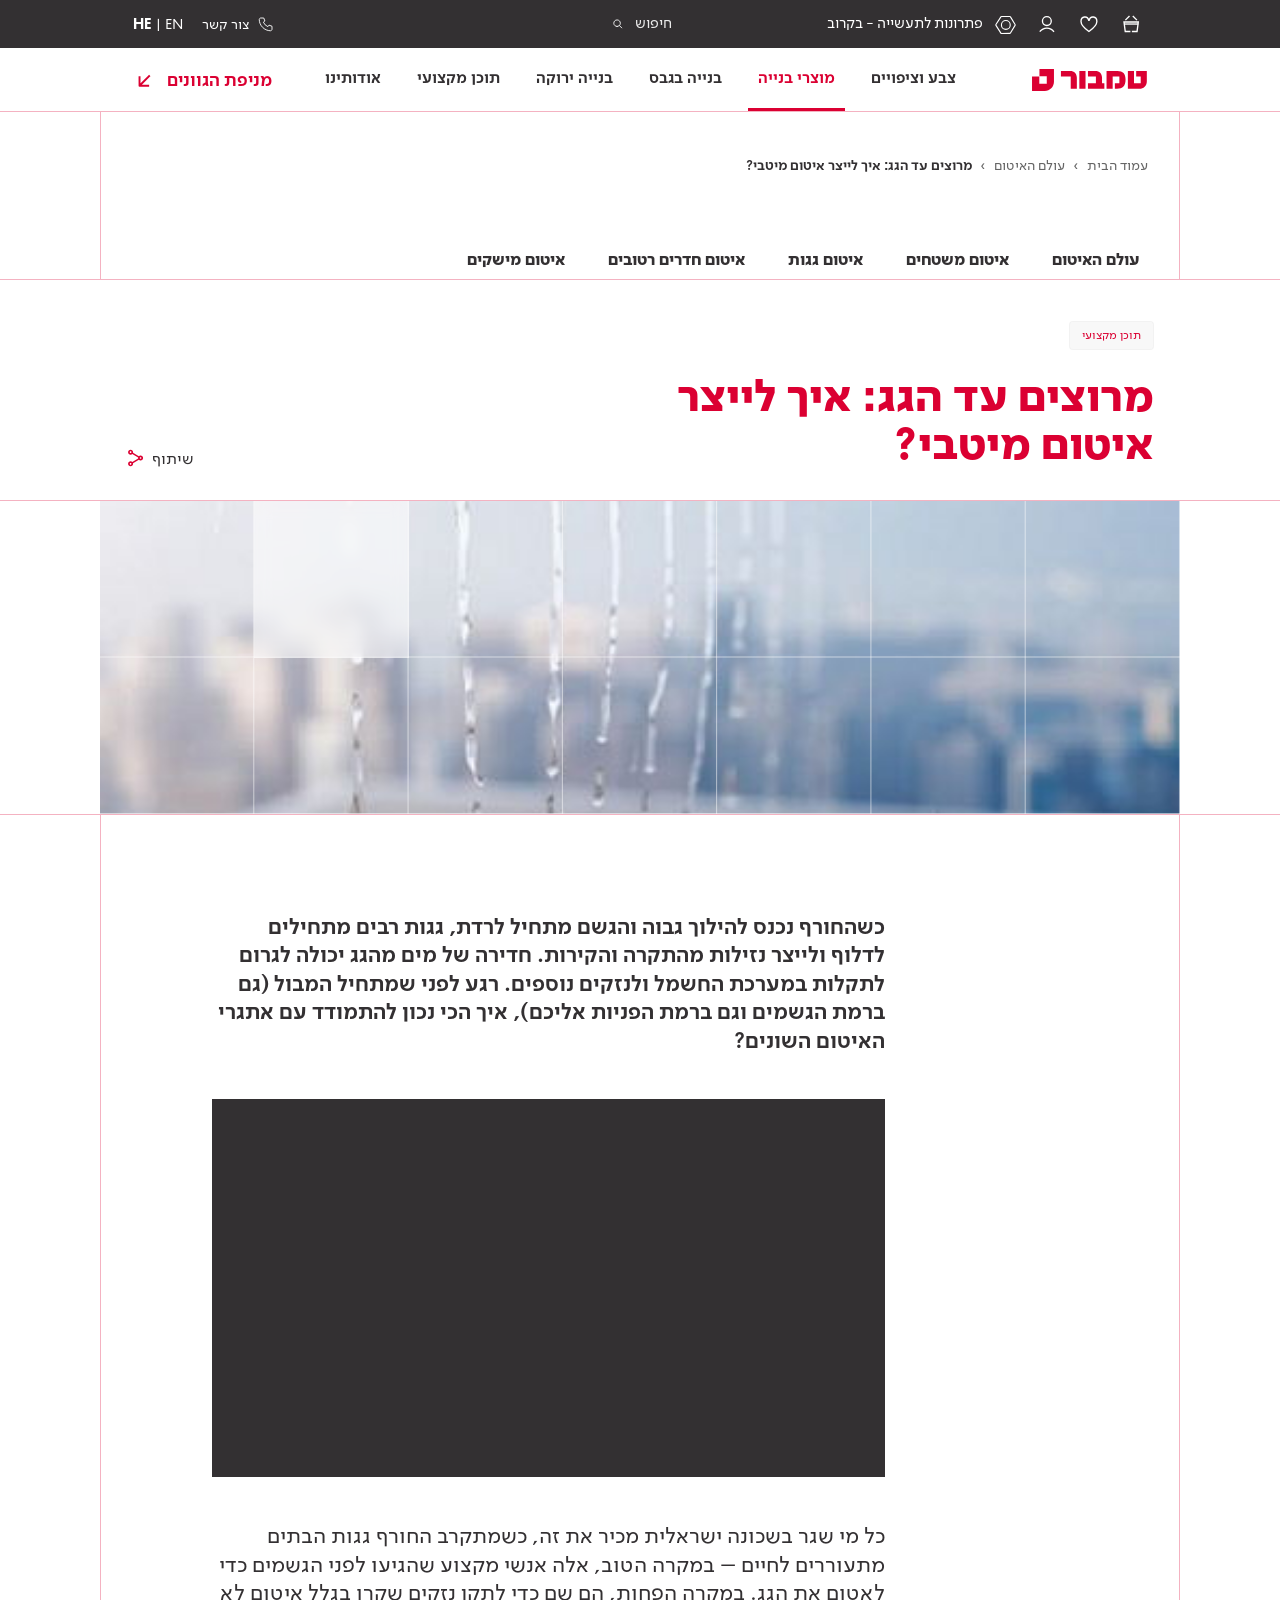
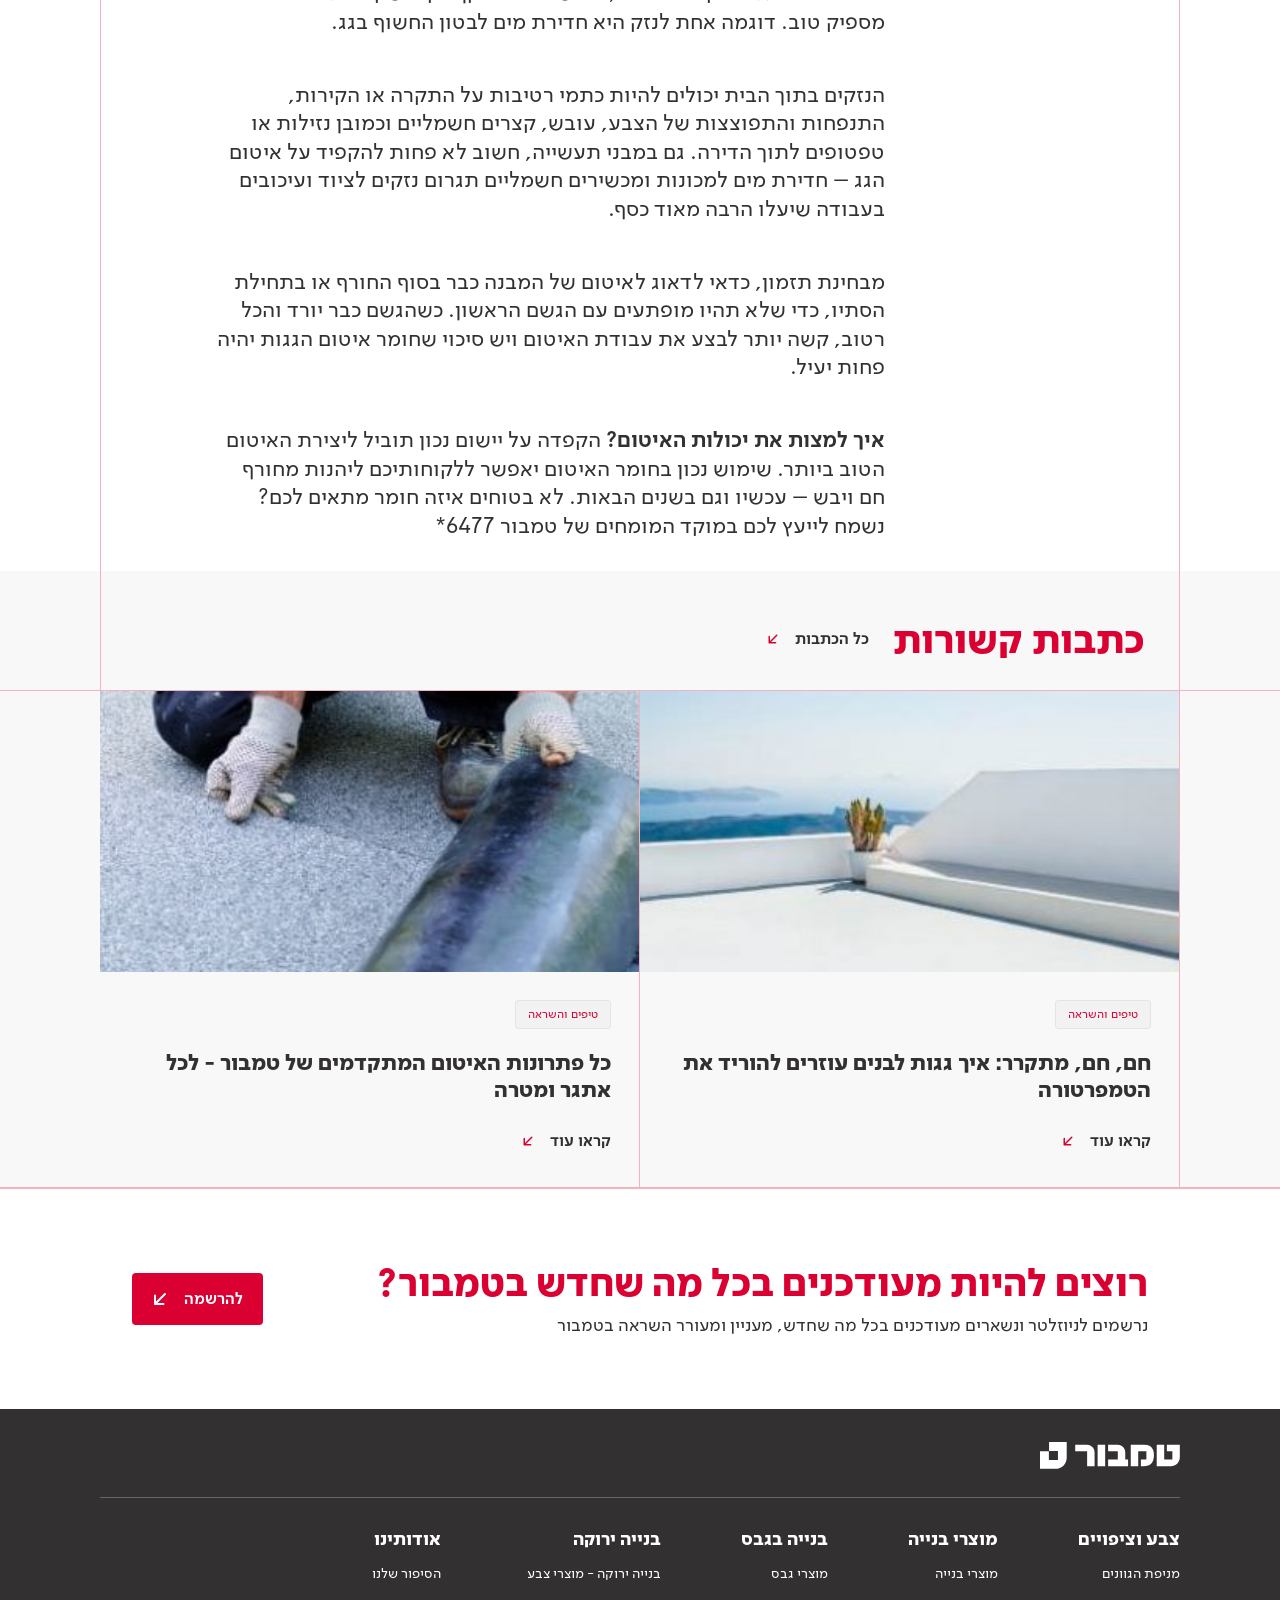
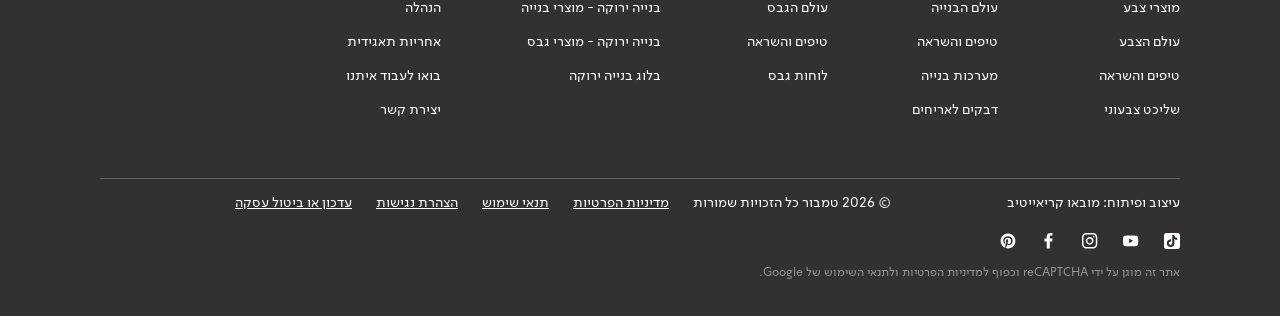
<file: article-rain.html>
<!doctype html>
<html lang="he" dir="rtl">
<head>
<meta charset="utf-8">
<meta name="viewport" content="width=device-width,initial-scale=1">
<title>מרוצים עד הגג: איך לייצר איטום מיטבי? | טמבור</title>
<meta name="description" content="כל המידע, הסרטונים והטיפים שכדאי להכיר על מוצרי האיטום של טמבור.">
<link rel="stylesheet" href="css/styles.css?v=108">
</head>
<body>
<a class="skip" href="#main">דלג לתוכן</a>

<svg width="0" height="0" style="position:absolute" aria-hidden="true">
  <symbol id="logo" viewBox="0 0 627 120"><path d="M0 119.791H69.8225C97.2878 119.791 119.625 97.2884 119.625 69.6578V0.000652889H40.5372V39.5446H80.4118V80.2471H39.7092V40.7032H0V119.791Z"/><path d="M462.063 108.368C494.823 108.864 510.211 92.1536 510.211 57.9043C510.211 26.4671 495.981 11.4111 465.868 11.4111H406.47V108.203H439.892V41.5244H476.458V78.0896H451.804V108.203L462.063 108.368ZM211.066 108.203H244.489V47.9763C244.489 25.3097 229.929 11.4111 208.089 11.4111H157.625V41.5244H211.066V108.203ZM258.057 108.203H291.81V11.4111H258.057V108.203ZM305.046 108.203H394.556V78.0896H381.816V47.811C381.816 25.3097 367.422 11.4111 345.582 11.4111H305.046V41.5244H348.395V78.0896H305.046V108.203ZM522.785 108.368H585.824C607.995 108.368 626.194 90.1682 626.194 67.831V11.4111H568.12V41.5244H592.773V78.0896H556.207V11.4111H522.785V108.368Z"/></symbol><symbol id="arrow" viewBox="0 0 32 32"><path d="M21 11 11 21M11 12.5V21h8.5" fill="none" stroke="currentColor" stroke-width="2" stroke-linecap="round" stroke-linejoin="round"/></symbol>
  <symbol id="play" viewBox="0 0 14.7826 16.6304"><path d="M12.3118 8.31522L1.21134 2.07121V14.5592L12.3118 8.31522Z" fill="none" stroke="currentColor" stroke-width="2.42269"/></symbol>
  <symbol id="box" viewBox="0 0 24 24"><path d="M3.5 7.5 12 3l8.5 4.5v9L12 21l-8.5-4.5zM3.5 7.5 12 12l8.5-4.5M12 12v9" fill="none" stroke="currentColor" stroke-width="1.8" stroke-linejoin="round"/></symbol>
  <symbol id="doc" viewBox="0 0 24 24"><path d="M6 3h8l4 4v14H6zM14 3v4h4M9 12h6M9 16h6" fill="none" stroke="currentColor" stroke-width="1.8" stroke-linejoin="round"/></symbol>
</svg>

<header class="site-header">
  <div class="topbar"><div class="wrap">
    <div class="tb-right">
      <a class="ib" href="#" aria-label="עגלת קניות"><img src="assets/icons/cart-desktop.svg" alt=""></a>
      <a class="ib" href="#" aria-label="רשימת מועדפים"><img src="assets/icons/heart-desktop.svg" alt=""></a>
      <a class="ib" href="#" aria-label="התחברות"><img src="assets/icons/user-icon.svg" alt=""></a>
      <a class="hh opt" href="#"><img src="assets/icons/HardHat-desktop.svg" alt=""><span>פתרונות לתעשייה - בקרוב</span></a>
    </div>
    <a class="search" href="#"><span>חיפוש</span><svg width="28" height="28" viewBox="0 0 28 28" fill="none" aria-hidden="true"><path d="M12.5557 17.8654C15.3749 17.8654 17.6603 15.58 17.6603 12.7608C17.6603 9.94164 15.3749 7.65625 12.5557 7.65625C9.73657 7.65625 7.45117 9.94164 7.45117 12.7608C7.45117 15.58 9.73657 17.8654 12.5557 17.8654Z" stroke="#fff" stroke-width="1.5" stroke-linecap="square"/><path d="M16.1643 16.3695L19.7011 19.9063" stroke="#fff" stroke-width="1.5" stroke-linecap="square"/></svg></a>
    <div class="tb-left">
      <a class="phone" href="tel:*6477"><svg width="18" height="18" viewBox="0 0 24 24" fill="none" stroke="#fff" stroke-width="1.2" aria-hidden="true"><path d="M5 4h4l1.5 4-2 1.5a11 11 0 0 0 6 6l1.5-2 4 1.5v4c0 1-1 2-2 2C10 21 3 14 3 6c0-1 1-2 2-2z"/></svg><span>צור קשר</span></a>
      <span class="lang"><b>HE</b> | EN</span>
    </div>
  </div></div>
  <div class="mainbar"><div class="wrap">
    <a class="logo" href="index.html" aria-label="טמבור - עמוד הבית"><svg viewBox="0 0 627 120" role="img" aria-label="טמבור"><use href="#logo"/></svg></a>
    <nav class="nav" aria-label="ראשי">
      <a href="https://tambour.co.il/%D7%A7%D7%98%D7%9C%D7%95%D7%92-%D7%9E%D7%95%D7%A6%D7%A8%D7%99%D7%9D/%D7%A6%D7%91%D7%A2-%D7%95%D7%A6%D7%99%D7%A4%D7%95%D7%99%D7%99%D7%9D/">צבע וציפויים</a>
      <div class="has-mega">
        <a href="https://tambour.co.il/%D7%A7%D7%98%D7%9C%D7%95%D7%92-%D7%9E%D7%95%D7%A6%D7%A8%D7%99%D7%9D/%D7%9E%D7%95%D7%A6%D7%A8%D7%99-%D7%91%D7%A0%D7%99%D7%99%D7%94/" aria-current="page" aria-haspopup="true">מוצרי בנייה</a>
        <div class="mega" role="region" aria-label="מוצרי בנייה">
          <div class="mega-dim" aria-hidden="true"></div>
          <div class="mega-grid">
            <div class="mcol">
              <div class="mhead"><h2>מוצרי בנייה</h2></div>
              <ul class="mlist">
                <li><a class="mp on" href="https://tambour.co.il/%D7%A7%D7%98%D7%9C%D7%95%D7%92-%D7%9E%D7%95%D7%A6%D7%A8%D7%99%D7%9D/%D7%9E%D7%95%D7%A6%D7%A8%D7%99-%D7%91%D7%A0%D7%99%D7%99%D7%94/"><span class="nm">קטלוג מוצרי בנייה</span><img src="assets/img/arrow-left.svg" alt="" width="15" height="14"></a></li>
                <li><a class="mp" href="#"><span class="nm">עולם הבנייה</span><img src="assets/img/arrow-left.svg" alt="" width="15" height="14"></a></li>
                <li><a class="mp" href="index.html"><span class="nm">עולם האיטום</span><span class="new-tag">חדש</span><img src="assets/img/arrow-left.svg" alt="" width="15" height="14"></a></li>
              </ul>
            </div>
            <div class="mcol">
              <div class="mhead"><h2>קטלוג מוצרי בנייה</h2></div>
              <ul class="mlist">
                <li><a class="mch" href="https://tambour.co.il/%D7%A7%D7%98%D7%9C%D7%95%D7%92-%D7%9E%D7%95%D7%A6%D7%A8%D7%99%D7%9D/%D7%9E%D7%95%D7%A6%D7%A8%D7%99-%D7%91%D7%A0%D7%99%D7%99%D7%94/%D7%93%D7%91%D7%A7%D7%99%D7%9D-%D7%9C%D7%90%D7%A8%D7%99%D7%97%D7%99%D7%9D/">דבקים לאריחים</a></li>
                <li><a class="mch" href="https://tambour.co.il/%D7%A7%D7%98%D7%9C%D7%95%D7%92-%D7%9E%D7%95%D7%A6%D7%A8%D7%99%D7%9D/%D7%9E%D7%95%D7%A6%D7%A8%D7%99-%D7%91%D7%A0%D7%99%D7%99%D7%94/%D7%98%D7%99%D7%99%D7%97%D7%99%D7%9D/">טייחים</a></li>
                <li><a class="mch" href="https://tambour.co.il/%D7%A7%D7%98%D7%9C%D7%95%D7%92-%D7%9E%D7%95%D7%A6%D7%A8%D7%99%D7%9D/%D7%9E%D7%95%D7%A6%D7%A8%D7%99-%D7%91%D7%A0%D7%99%D7%99%D7%94/%D7%90%D7%99%D7%98%D7%95%D7%9D/">איטום</a></li>
                <li><a class="mch" href="https://tambour.co.il/%D7%A7%D7%98%D7%9C%D7%95%D7%92-%D7%9E%D7%95%D7%A6%D7%A8%D7%99%D7%9D/%D7%9E%D7%95%D7%A6%D7%A8%D7%99-%D7%91%D7%A0%D7%99%D7%99%D7%94/%D7%97%D7%95%D7%9E%D7%A8%D7%99-%D7%9E%D7%99%D7%9C%D7%95%D7%99-%D7%95%D7%94%D7%97%D7%9C%D7%A7%D7%94/">חומרי מילוי והחלקה</a></li>
                <li><a class="mch" href="https://tambour.co.il/%D7%A7%D7%98%D7%9C%D7%95%D7%92-%D7%9E%D7%95%D7%A6%D7%A8%D7%99%D7%9D/%D7%9E%D7%95%D7%A6%D7%A8%D7%99-%D7%91%D7%A0%D7%99%D7%99%D7%94/%D7%91%D7%9C%D7%95%D7%A7%D7%99-%D7%92%D7%91%D7%A1/">בלוקי גבס</a></li>
                <li><a class="mch" href="https://tambour.co.il/%D7%A7%D7%98%D7%9C%D7%95%D7%92-%D7%9E%D7%95%D7%A6%D7%A8%D7%99%D7%9D/%D7%9E%D7%95%D7%A6%D7%A8%D7%99-%D7%91%D7%A0%D7%99%D7%99%D7%94/">לכל מוצרי הבנייה</a></li>
              </ul>
            </div>
            <div class="mcol promo">
              <div class="mhead"><h3>דבקים</h3><a class="more" href="https://tambour.co.il/%D7%A7%D7%98%D7%9C%D7%95%D7%92-%D7%9E%D7%95%D7%A6%D7%A8%D7%99%D7%9D/%D7%9E%D7%95%D7%A6%D7%A8%D7%99-%D7%91%D7%A0%D7%99%D7%99%D7%94/%D7%93%D7%91%D7%A7%D7%99%D7%9D-%D7%9C%D7%90%D7%A8%D7%99%D7%97%D7%99%D7%9D/"><span>קראו עוד</span><svg viewBox="0 0 20 20" aria-hidden="true"><path d="M13 7 6 14M6 8v6h6" fill="none" stroke="currentColor" stroke-width="1.8" stroke-linecap="square"/></svg></a></div>
              <div class="pimg"><img src="assets/img/mega-promo.webp" alt=""><i class="px w"></i><i class="px t"></i><i class="px l"></i></div>
            </div>
          </div>
        </div>
      </div>
      <a href="https://tambour.co.il/%D7%A7%D7%98%D7%9C%D7%95%D7%92-%D7%9E%D7%95%D7%A6%D7%A8%D7%99%D7%9D/%D7%91%D7%A0%D7%99%D7%99%D7%94-%D7%91%D7%92%D7%91%D7%A1/">בנייה בגבס</a>
      <a href="https://tambour.co.il/%D7%A7%D7%98%D7%9C%D7%95%D7%92-%D7%9E%D7%95%D7%A6%D7%A8%D7%99%D7%9D/%D7%A6%D7%91%D7%A2-%D7%95%D7%A6%D7%99%D7%A4%D7%95%D7%99%D7%99%D7%9D/?green_building=1">בנייה ירוקה</a>
      <a href="https://tambour.co.il/blog-lobby/">תוכן מקצועי</a>
      <a href="https://tambour.co.il/about-us/">אודותינו</a>
    </nav>
    <a class="link cta" href="https://tambour.co.il/%D7%94%D7%9E%D7%A0%D7%99%D7%A4%D7%94/">מניפת הגוונים<svg viewBox="0 0 25 24" aria-hidden="true"><path d="M16.8 8l-9 9M15.8 18h-9V9" fill="none" stroke="currentColor" stroke-width="2" stroke-linecap="square" stroke-linejoin="round"/></svg></a>
    <button class="burger" aria-label="תפריט" aria-expanded="false"><svg viewBox="0 0 24 24" fill="none" stroke="currentColor" stroke-width="2" stroke-linecap="round"><path d="M4 7h16M4 12h16M4 17h16"/></svg></button>
  </div></div>
</header>




















































































<div class="crumbbar"><div class="wrap frame"><div class="crumbs"><a href="https://tambour.co.il/">עמוד הבית</a> › <a href="index.html">עולם האיטום</a> › <b>מרוצים עד הגג: איך לייצר איטום מיטבי?</b></div></div></div>
<nav class="subnav" aria-label="קטגוריות איטום">
  <div class="wrap">
    <a class="t" href="index.html">עולם האיטום</a>
    <a class="t" href="surfaces.html">איטום משטחים</a>
    <a class="t" href="roofs.html">איטום גגות</a>
    <a class="t" href="wet-rooms.html">איטום חדרים רטובים</a>
    <a class="t" href="joints.html">איטום מישקים</a>
  </div>
</nav>

<main id="main">
  <article>
    <header class="art-head">
      <div class="wrap">
        
        <div class="pills"><span class="pill">תוכן מקצועי</span></div>
        <div class="art-titlerow">
          <h1 class="art-h1">מרוצים עד הגג: איך לייצר איטום מיטבי?</h1>
          <div class="art-meta"><button class="share" type="button" data-share><img src="assets/icons/share.svg" alt="">שיתוף</button></div>
        </div>
      </div>
    </header>
    <div class="art-hero"><div class="wrap frame"><div class="hero-grid"><img src="assets/img/article/rain-hero.jpg" alt=""><i></i></div></div></div>
    <div class="wrap frame art-body"><div class="art-col"><p class="art-lead"><b>כשהחורף נכנס להילוך גבוה והגשם מתחיל לרדת, גגות רבים מתחילים לדלוף ולייצר נזילות מהתקרה והקירות. חדירה של מים מהגג יכולה לגרום לתקלות במערכת החשמל ולנזקים נוספים. רגע לפני שמתחיל המבול (גם ברמת הגשמים וגם ברמת הפניות אליכם), איך הכי נכון להתמודד עם אתגרי האיטום השונים?</b></p><div class="art-video"><iframe src="https://www.youtube-nocookie.com/embed/1LoPalU8wgI" title="סרטון" loading="lazy" allow="encrypted-media; picture-in-picture" allowfullscreen></iframe></div><p>כל מי שגר בשכונה ישראלית מכיר את זה, כשמתקרב החורף גגות הבתים מתעוררים לחיים – במקרה הטוב, אלה אנשי מקצוע שהגיעו לפני הגשמים כדי לאטום את הגג. במקרה הפחות, הם שם כדי לתקן נזקים שקרו בגלל איטום לא מספיק טוב. דוגמה אחת לנזק היא חדירת מים לבטון החשוף בגג.</p><p>הנזקים בתוך הבית יכולים להיות כתמי רטיבות על התקרה או הקירות, התנפחות והתפוצצות של הצבע, עובש, קצרים חשמליים וכמובן נזילות או טפטופים לתוך הדירה. גם במבני תעשייה, חשוב לא פחות להקפיד על איטום הגג – חדירת מים למכונות ומכשירים חשמליים תגרום נזקים לציוד ועיכובים בעבודה שיעלו הרבה מאוד כסף.</p><p>מבחינת תזמון, כדאי לדאוג לאיטום של המבנה כבר בסוף החורף או בתחילת הסתיו, כדי שלא תהיו מופתעים עם הגשם הראשון. כשהגשם כבר יורד והכל רטוב, קשה יותר לבצע את עבודת האיטום ויש סיכוי שחומר איטום הגגות יהיה פחות יעיל.</p><p><strong>איך למצות את יכולות האיטום?</strong> הקפדה על יישום נכון תוביל ליצירת האיטום הטוב ביותר. שימוש נכון בחומר האיטום יאפשר ללקוחותיכם ליהנות מחורף חם ויבש – עכשיו וגם בשנים הבאות. לא בטוחים איזה חומר מתאים לכם? נשמח לייעץ לכם במוקד המומחים של טמבור 6477*</p></div></div>
  </article>
  <section class="section related-art">
    <div class="wrap frame">
      <div class="sec-head"><h2 class="h2">כתבות קשורות</h2><a class="link" href="roofs.html#articles">כל הכתבות<svg aria-hidden="true"><use href="#arrow"/></svg></a></div>
      <div class="agrid n2"><a class="acard" href="article-white-roofs.html"><div class="ph"><img src="assets/img/articles/shutterstock_257429302-1-345x345.jpg" alt="" loading="lazy"></div><div class="txt"><span class="pills"><span class="pill">טיפים והשראה</span></span><h3 class="h4">חם, חם, מתקרר: איך גגות לבנים עוזרים להוריד את הטמפרטורה</h3><span class="link">קראו עוד<svg aria-hidden="true"><use href="#arrow"/></svg></span></div></a><a class="acard" href="article.html"><div class="ph"><img src="assets/img/articles/The-sealing_350x350px-345x345.jpg" alt="" loading="lazy"></div><div class="txt"><span class="pills"><span class="pill">טיפים והשראה</span></span><h3 class="h4">כל פתרונות האיטום המתקדמים של טמבור - לכל אתגר ומטרה</h3><span class="link">קראו עוד<svg aria-hidden="true"><use href="#arrow"/></svg></span></div></a></div>
    </div>
  </section>
  <section class="news rule">
    <div class="wrap">
      <div><h2>רוצים להיות מעודכנים בכל מה שחדש בטמבור?</h2><p>נרשמים לניוזלטר ונשארים מעודכנים בכל מה שחדש, מעניין ומעורר השראה בטמבור</p></div>
      <a class="btn" href="#"><svg aria-hidden="true"><use href="#arrow"/></svg>להרשמה</a>
    </div>
  </section>
</main>

<footer class="site-footer">
  <div class="wrap">
    <div class="ft-logo"><a href="index.html" aria-label="טמבור"><svg viewBox="0 0 627 120" role="img" aria-label="טמבור"><use href="#logo"/></svg></a></div>
    <div class="ft-nav"><div class="ft-sec"><span class="ft-title">צבע וציפויים</span><ul><li><a href="https://tambour.co.il/%D7%94%D7%9E%D7%A0%D7%99%D7%A4%D7%94/">מניפת הגוונים</a></li><li><a href="https://tambour.co.il/%D7%A7%D7%98%D7%9C%D7%95%D7%92-%D7%9E%D7%95%D7%A6%D7%A8%D7%99%D7%9D/%D7%A6%D7%91%D7%A2-%D7%95%D7%A6%D7%99%D7%A4%D7%95%D7%99%D7%99%D7%9D/">מוצרי צבע</a></li><li><a href="https://tambour.co.il/blog-lobby/?label2=%D7%A6%D7%91%D7%A2-%D7%95%D7%A6%D7%99%D7%A4%D7%95%D7%99%D7%99%D7%9D">עולם הצבע</a></li><li><a href="https://tambour.co.il/blog-lobby/?label2=%D7%A6%D7%91%D7%A2-%D7%95%D7%A6%D7%99%D7%A4%D7%95%D7%99%D7%99%D7%9D&label=tips_inspiration">טיפים והשראה</a></li><li><a href="https://tambour.co.il/%D7%A9%D7%9C%D7%99%D7%9B%D7%98/">שליכט צבעוני</a></li></ul></div><div class="ft-sec"><span class="ft-title">מוצרי בנייה</span><ul><li><a href="https://tambour.co.il/%D7%A7%D7%98%D7%9C%D7%95%D7%92-%D7%9E%D7%95%D7%A6%D7%A8%D7%99%D7%9D/%D7%9E%D7%95%D7%A6%D7%A8%D7%99-%D7%91%D7%A0%D7%99%D7%99%D7%94/">מוצרי בנייה</a></li><li><a href="https://tambour.co.il/blog-lobby/?label2=%D7%9E%D7%95%D7%A6%D7%A8%D7%99-%D7%91%D7%A0%D7%99%D7%99%D7%94">עולם הבנייה</a></li><li><a href="https://tambour.co.il/blog-lobby/?label2=%D7%9E%D7%95%D7%A6%D7%A8%D7%99-%D7%91%D7%A0%D7%99%D7%99%D7%94&label=tips_inspiration">טיפים והשראה</a></li><li><a href="https://tambour.co.il/%D7%9E%D7%A2%D7%A8%D7%9B%D7%95%D7%AA-%D7%95%D7%9E%D7%A4%D7%A8%D7%98%D7%99%D7%9D/">מערכות בנייה</a></li><li><a href="https://tambour.co.il/%D7%A7%D7%98%D7%9C%D7%95%D7%92-%D7%9E%D7%95%D7%A6%D7%A8%D7%99%D7%9D/%D7%9E%D7%95%D7%A6%D7%A8%D7%99-%D7%91%D7%A0%D7%99%D7%99%D7%94/%D7%93%D7%91%D7%A7%D7%99%D7%9D-%D7%9C%D7%90%D7%A8%D7%99%D7%97%D7%99%D7%9D/">דבקים לאריחים</a></li></ul></div><div class="ft-sec"><span class="ft-title">בנייה בגבס</span><ul><li><a href="https://tambour.co.il/%D7%A7%D7%98%D7%9C%D7%95%D7%92-%D7%9E%D7%95%D7%A6%D7%A8%D7%99%D7%9D/%D7%91%D7%A0%D7%99%D7%99%D7%94-%D7%91%D7%92%D7%91%D7%A1/">מוצרי גבס</a></li><li><a href="https://tambour.co.il/blog-lobby/?label2=%D7%91%D7%A0%D7%99%D7%99%D7%94-%D7%91%D7%92%D7%91%D7%A1">עולם הגבס</a></li><li><a href="https://tambour.co.il/blog-lobby/?label2=%D7%91%D7%A0%D7%99%D7%99%D7%94-%D7%91%D7%92%D7%91%D7%A1&label=tips_inspiration">טיפים והשראה</a></li><li><a href="https://tambour.co.il/%D7%A7%D7%98%D7%9C%D7%95%D7%92-%D7%9E%D7%95%D7%A6%D7%A8%D7%99%D7%9D/%D7%91%D7%A0%D7%99%D7%99%D7%94-%D7%91%D7%92%D7%91%D7%A1/%D7%9C%D7%95%D7%97%D7%95%D7%AA-%D7%92%D7%91%D7%A1/">לוחות גבס</a></li></ul></div><div class="ft-sec"><span class="ft-title">בנייה ירוקה</span><ul><li><a href="https://tambour.co.il/%D7%A7%D7%98%D7%9C%D7%95%D7%92-%D7%9E%D7%95%D7%A6%D7%A8%D7%99%D7%9D/%D7%A6%D7%91%D7%A2-%D7%95%D7%A6%D7%99%D7%A4%D7%95%D7%99%D7%99%D7%9D/?green_building=1">בנייה ירוקה - מוצרי צבע</a></li><li><a href="https://tambour.co.il/%D7%A7%D7%98%D7%9C%D7%95%D7%92-%D7%9E%D7%95%D7%A6%D7%A8%D7%99%D7%9D/%D7%9E%D7%95%D7%A6%D7%A8%D7%99-%D7%91%D7%A0%D7%99%D7%99%D7%94/?green_building=1">בנייה ירוקה - מוצרי בנייה</a></li><li><a href="https://tambour.co.il/%D7%A7%D7%98%D7%9C%D7%95%D7%92-%D7%9E%D7%95%D7%A6%D7%A8%D7%99%D7%9D/%D7%91%D7%A0%D7%99%D7%99%D7%94-%D7%91%D7%92%D7%91%D7%A1/?green_building=1">בנייה ירוקה - מוצרי גבס</a></li><li><a href="https://tambour.co.il/blog-lobby/?label2=%D7%91%D7%A0%D7%99%D7%99%D7%94-%D7%99%D7%A8%D7%95%D7%A7%D7%94">בלוג בנייה ירוקה</a></li></ul></div><div class="ft-sec"><span class="ft-title">אודותינו</span><ul><li><a href="https://tambour.co.il/about-us/">הסיפור שלנו</a></li><li><a href="https://tambour.co.il/about-us/%D7%97%D7%91%D7%A8%D7%99-%D7%94%D7%94%D7%A0%D7%94%D7%9C%D7%94/">הנהלה</a></li><li><a href="https://tambour.co.il/about-us/%D7%90%D7%97%D7%A8%D7%99%D7%95%D7%AA-%D7%AA%D7%90%D7%92%D7%99%D7%93%D7%99%D7%AA/">אחריות תאגידית</a></li><li><a href="https://tambour.co.il/about-us/career-lobby/">בואו לעבוד איתנו</a></li><li><a href="https://tambour.co.il/contact-us/">יצירת קשר</a></li></ul></div></div>
    <div class="ft-lower">
      <div class="ft-legal"><div class="ft-links"><a href="https://tambour.co.il/%D7%9E%D7%93%D7%99%D7%A0%D7%99%D7%95%D7%AA-%D7%94%D7%A4%D7%A8%D7%98%D7%99%D7%95%D7%AA/">מדיניות הפרטיות</a><a href="https://tambour.co.il/%D7%AA%D7%A0%D7%90%D7%99-%D7%A9%D7%99%D7%9E%D7%95%D7%A9/">תנאי שימוש</a><a href="https://tambour.co.il/%D7%94%D7%A6%D7%94%D7%A8%D7%AA-%D7%A0%D7%92%D7%99%D7%A9%D7%95%D7%AA/">הצהרת נגישות</a><a href="https://tambour.co.il/%D7%91%D7%99%D7%98%D7%95%D7%9C-%D7%90%D7%95-%D7%A2%D7%93%D7%9B%D7%95%D7%9F-%D7%A2%D7%A1%D7%A7%D7%94/">עדכון או ביטול עסקה</a></div><div class="ft-copy"><a href="https://moveo.co.il/" target="_blank" rel="noopener">עיצוב ופיתוח: מובאו קריאייטיב</a><span>© 2026 טמבור כל הזכויות שמורות</span></div></div>
      <div class="ft-social"><a href="https://vt.tiktok.com/ZS55eFFQo/" target="_blank" rel="noopener" aria-label="טיקטוק"><img src="assets/icons/tiktok.svg" alt=""></a><a href="https://www.youtube.com/user/TambourTV" target="_blank" rel="noopener" aria-label="יוטיוב"><img src="assets/icons/youtube.svg" alt=""></a><a href="https://www.instagram.com/tambour_il/profilecard" target="_blank" rel="noopener" aria-label="אינסטגרם"><img src="assets/icons/instagram.svg" alt=""></a><a href="https://www.facebook.com/tambourgroup" target="_blank" rel="noopener" aria-label="פייסבוק"><img src="assets/icons/facebook.svg" alt=""></a><a href="https://www.pinterest.com/tambourpaints/" target="_blank" rel="noopener" aria-label="פינטרסט"><img src="assets/icons/pinterest.svg" alt=""></a></div>
    </div>
    <p class="ft-recaptcha">אתר זה מוגן על ידי reCAPTCHA וכפוף למדיניות הפרטיות ולתנאי השימוש של Google.</p>
  </div>
</footer>
<script src="js/site.js"></script>
<script src="js/video.js"></script>
</body>
</html>
</file>
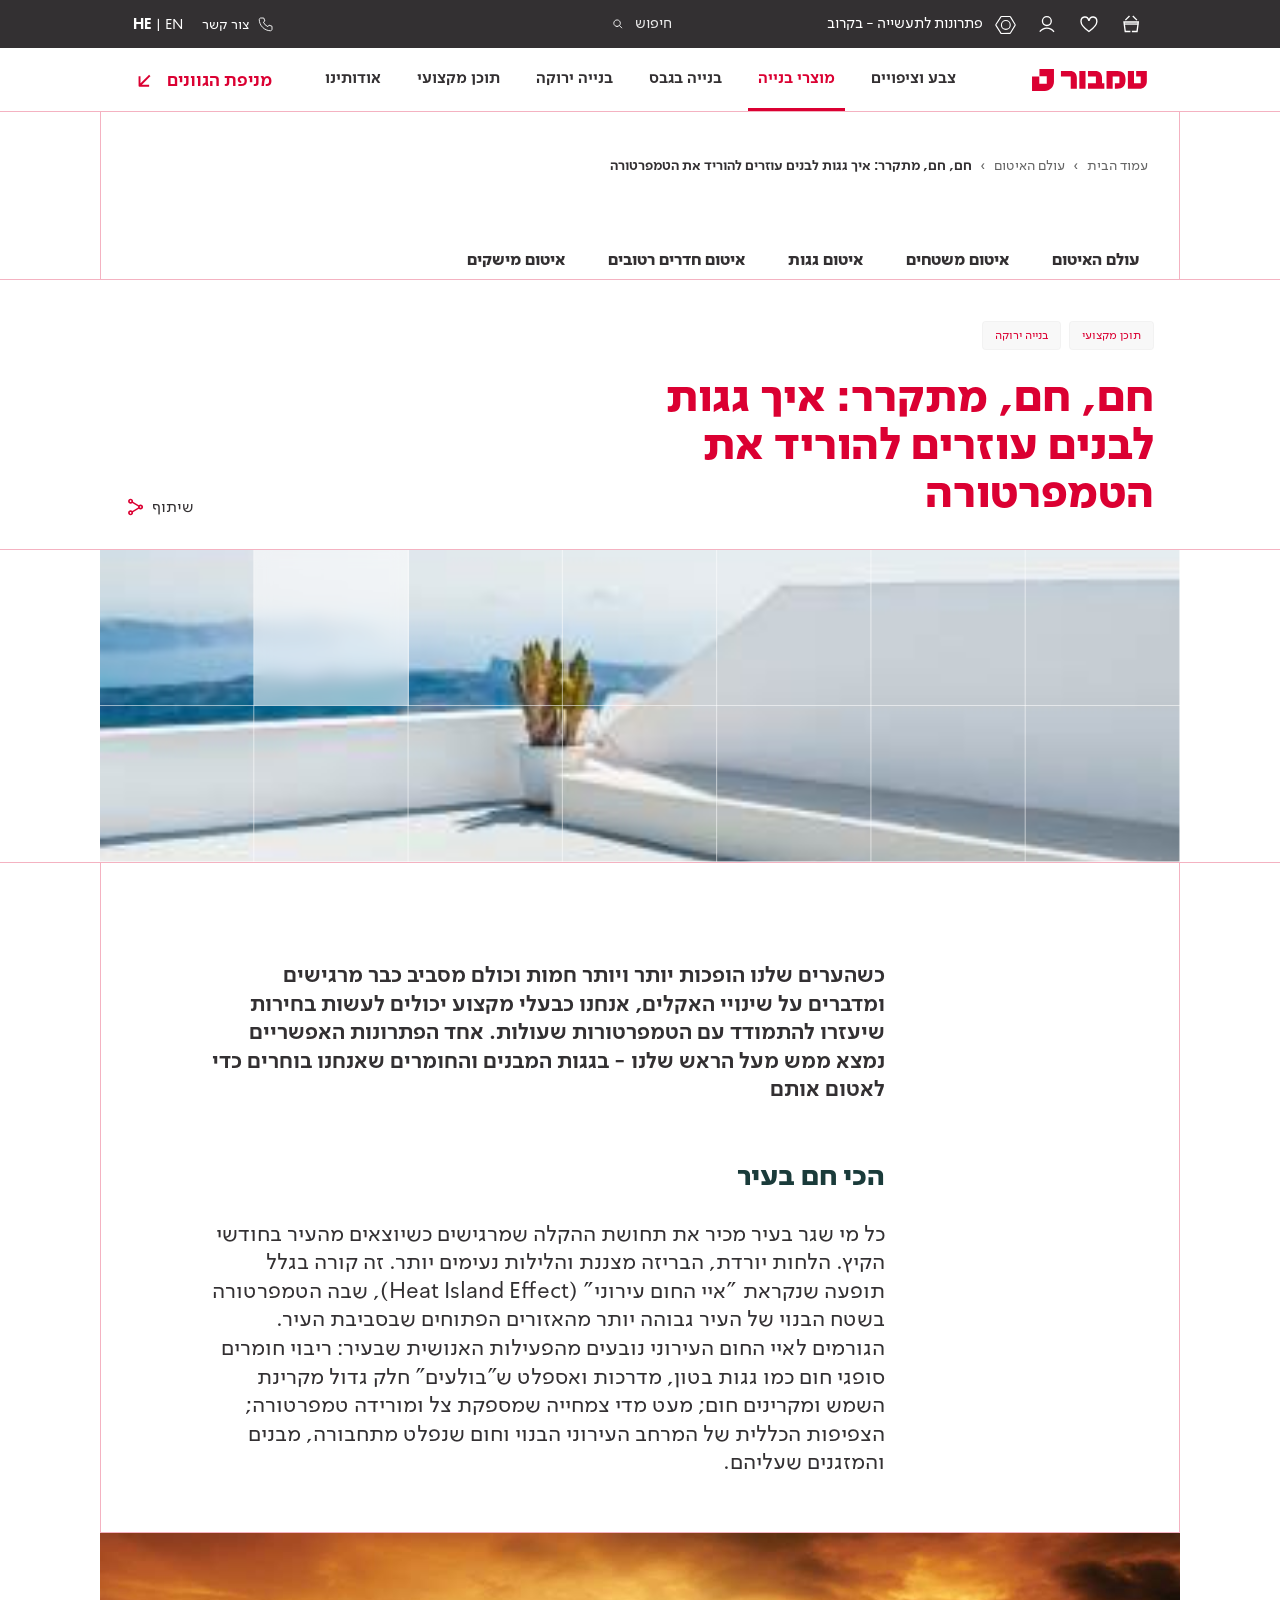
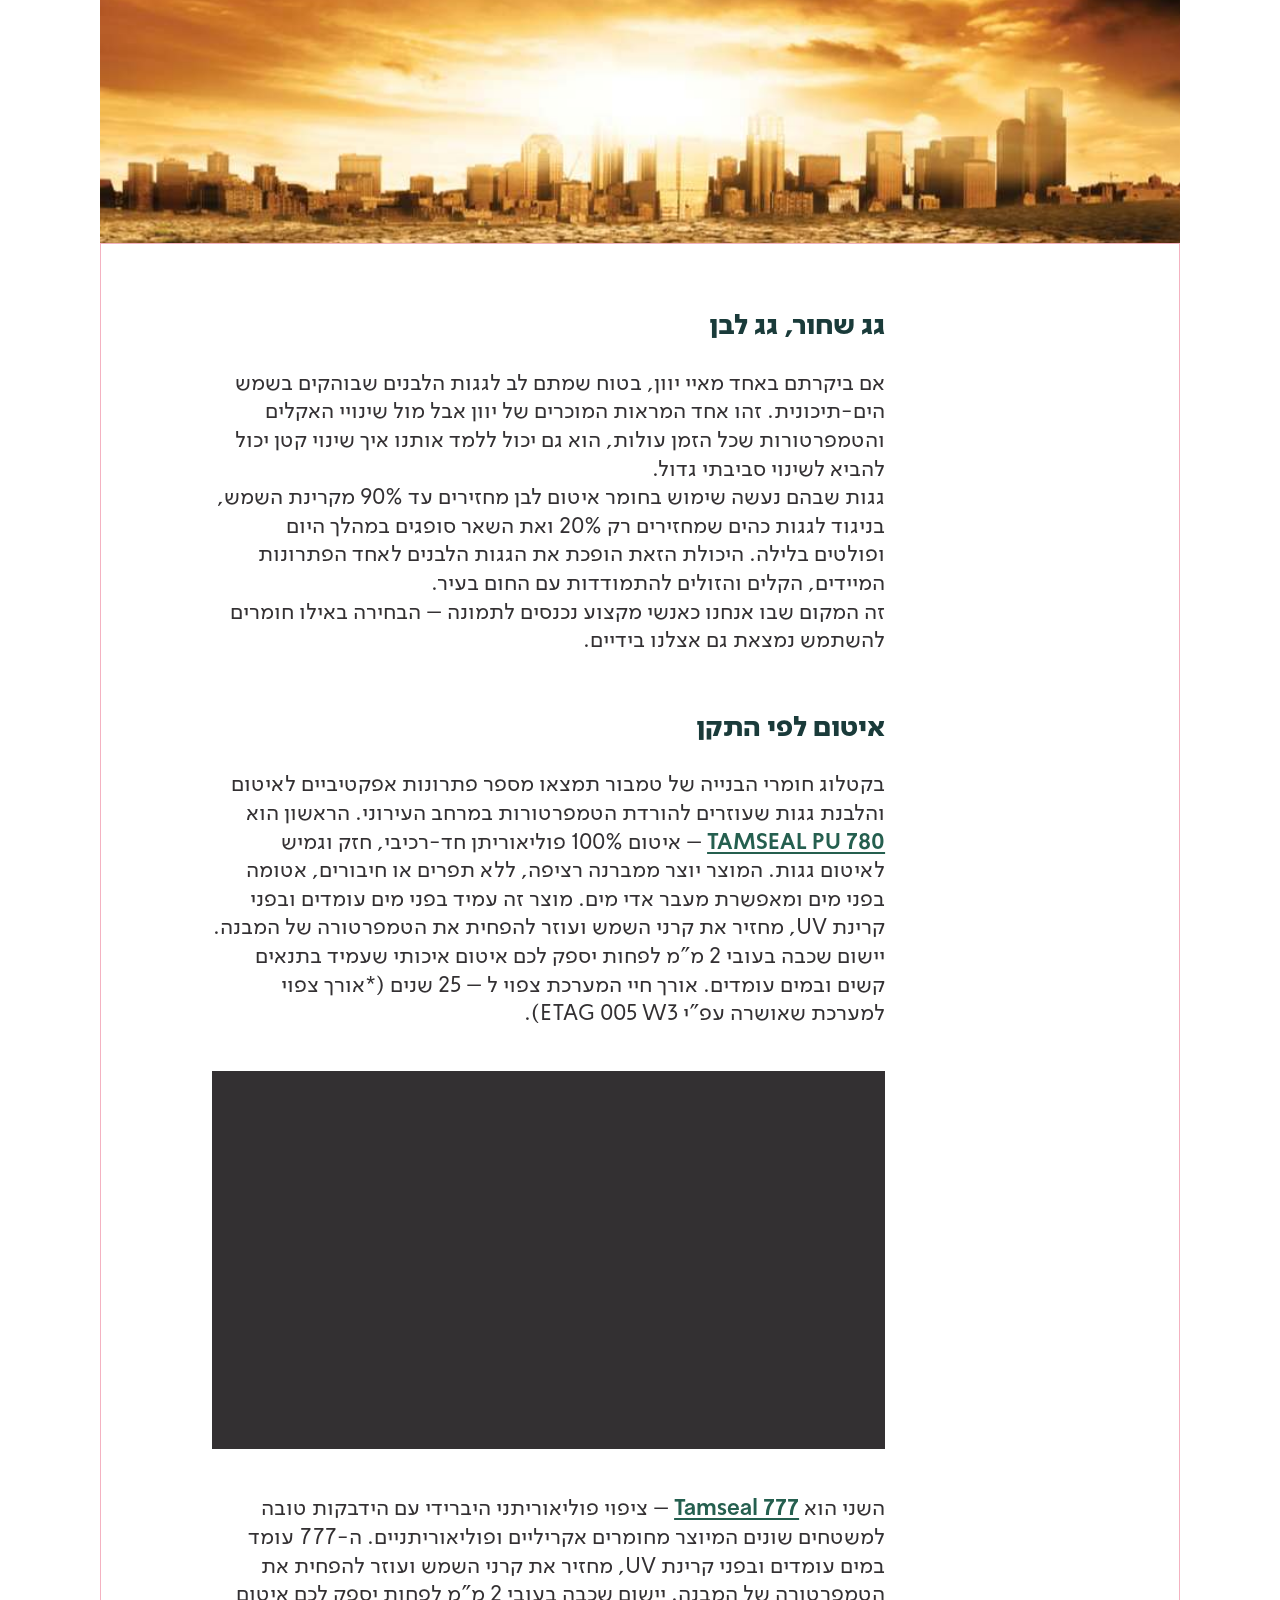
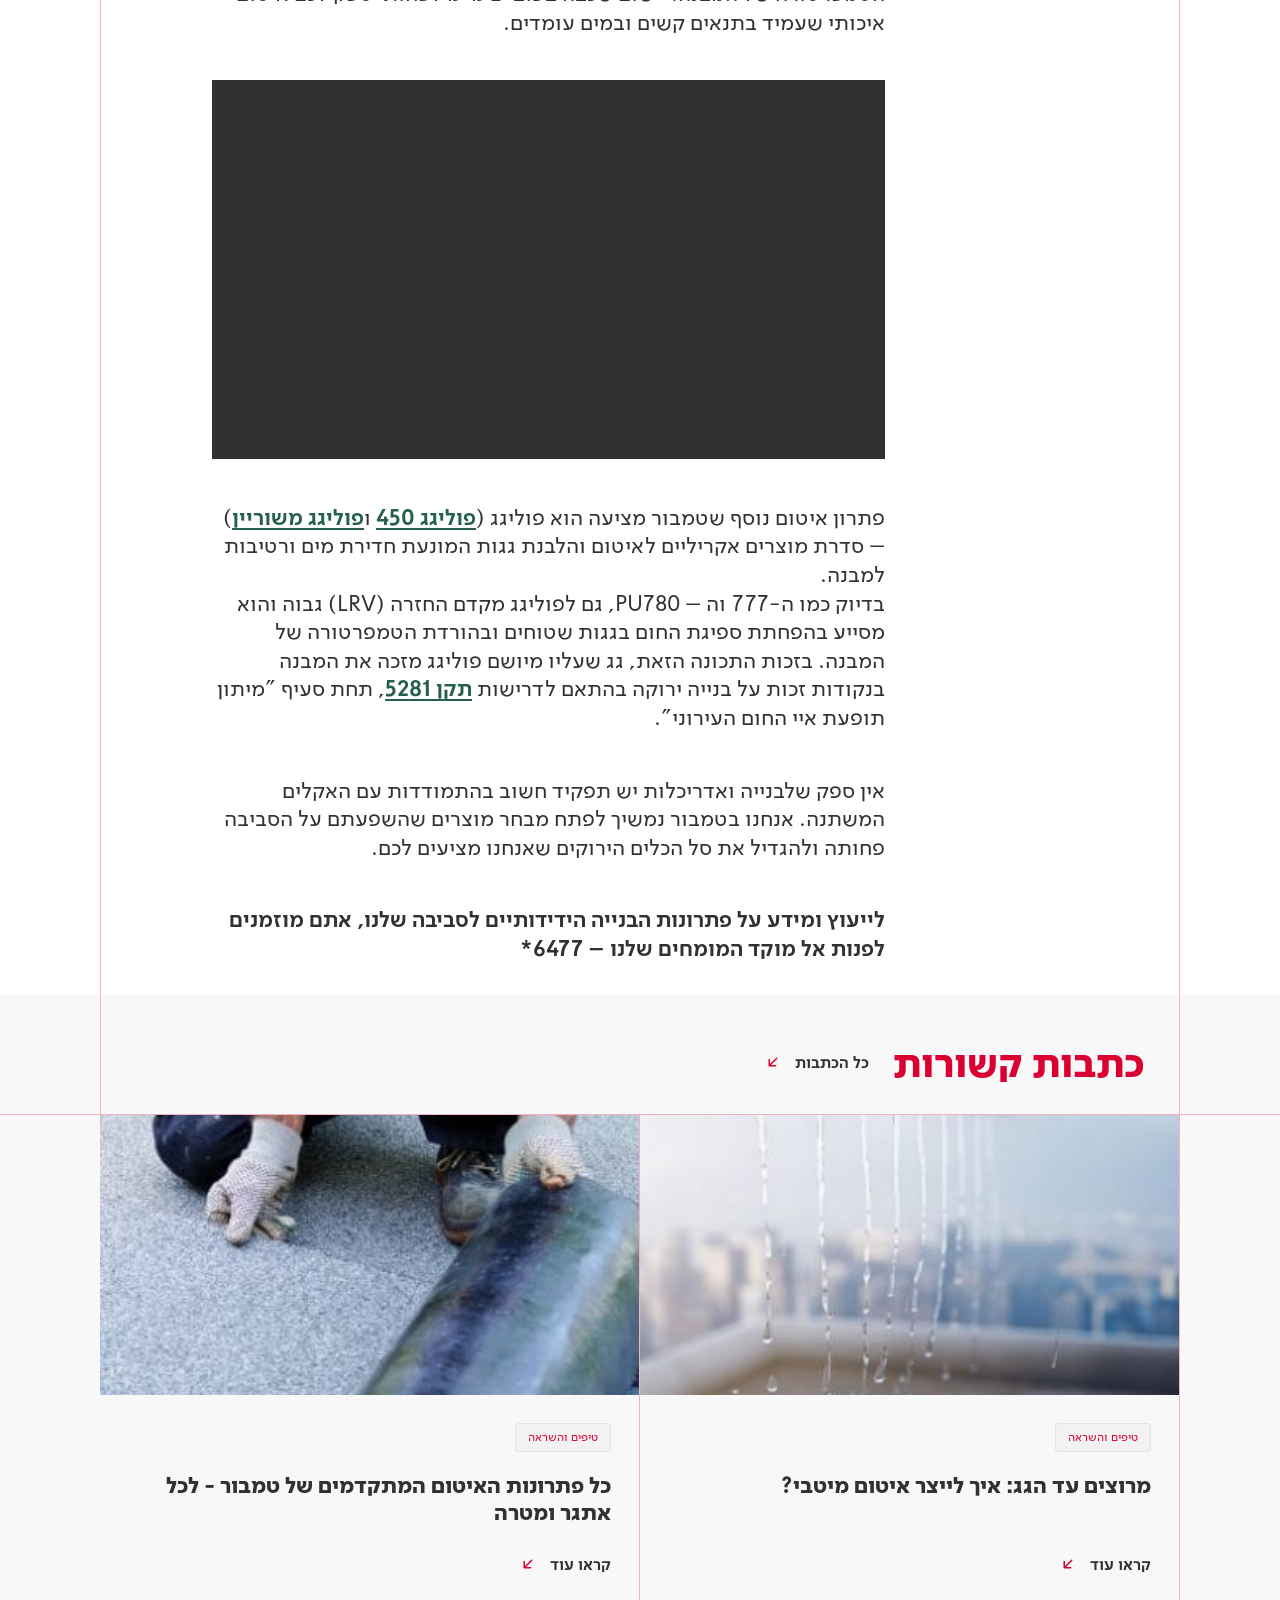
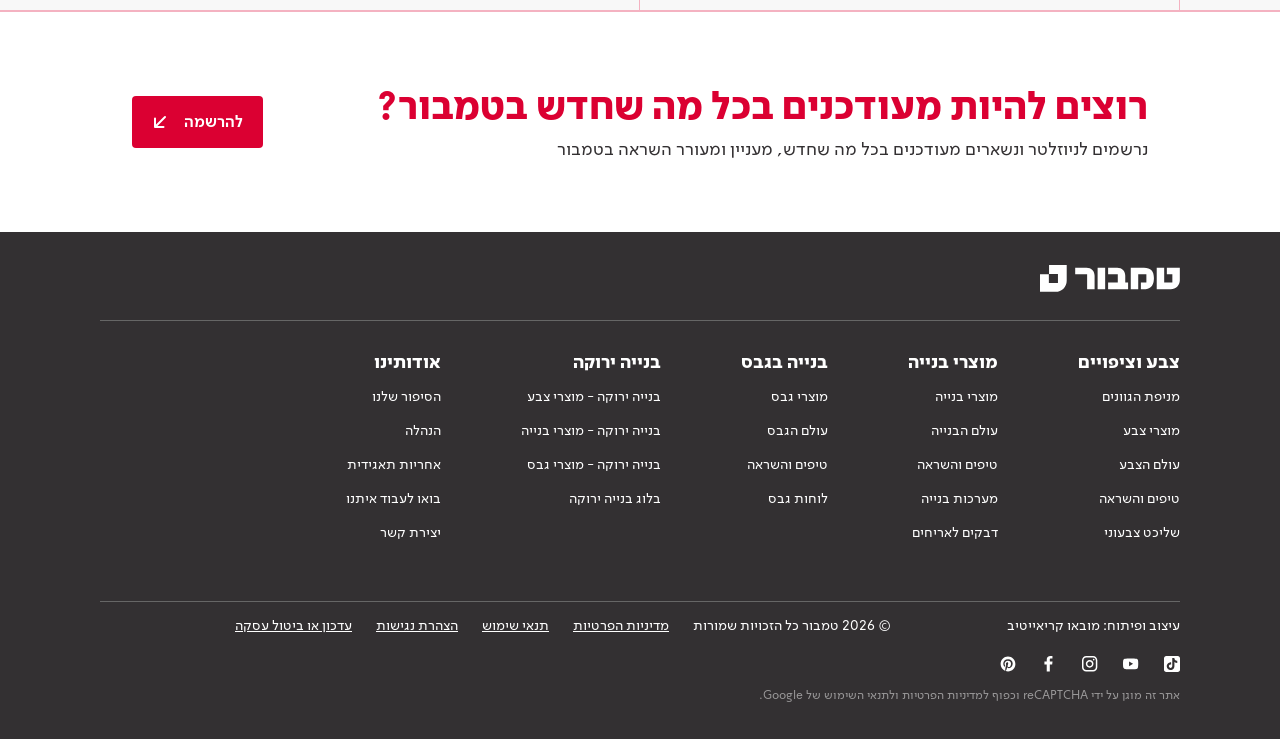
<file: article-white-roofs.html>
<!doctype html>
<html lang="he" dir="rtl">
<head>
<meta charset="utf-8">
<meta name="viewport" content="width=device-width,initial-scale=1">
<title>חם, חם, מתקרר: איך גגות לבנים עוזרים להוריד את הטמפרטורה | טמבור</title>
<meta name="description" content="כל המידע, הסרטונים והטיפים שכדאי להכיר על מוצרי האיטום של טמבור.">
<link rel="stylesheet" href="css/styles.css?v=108">
</head>
<body>
<a class="skip" href="#main">דלג לתוכן</a>

<svg width="0" height="0" style="position:absolute" aria-hidden="true">
  <symbol id="logo" viewBox="0 0 627 120"><path d="M0 119.791H69.8225C97.2878 119.791 119.625 97.2884 119.625 69.6578V0.000652889H40.5372V39.5446H80.4118V80.2471H39.7092V40.7032H0V119.791Z"/><path d="M462.063 108.368C494.823 108.864 510.211 92.1536 510.211 57.9043C510.211 26.4671 495.981 11.4111 465.868 11.4111H406.47V108.203H439.892V41.5244H476.458V78.0896H451.804V108.203L462.063 108.368ZM211.066 108.203H244.489V47.9763C244.489 25.3097 229.929 11.4111 208.089 11.4111H157.625V41.5244H211.066V108.203ZM258.057 108.203H291.81V11.4111H258.057V108.203ZM305.046 108.203H394.556V78.0896H381.816V47.811C381.816 25.3097 367.422 11.4111 345.582 11.4111H305.046V41.5244H348.395V78.0896H305.046V108.203ZM522.785 108.368H585.824C607.995 108.368 626.194 90.1682 626.194 67.831V11.4111H568.12V41.5244H592.773V78.0896H556.207V11.4111H522.785V108.368Z"/></symbol><symbol id="arrow" viewBox="0 0 32 32"><path d="M21 11 11 21M11 12.5V21h8.5" fill="none" stroke="currentColor" stroke-width="2" stroke-linecap="round" stroke-linejoin="round"/></symbol>
  <symbol id="play" viewBox="0 0 14.7826 16.6304"><path d="M12.3118 8.31522L1.21134 2.07121V14.5592L12.3118 8.31522Z" fill="none" stroke="currentColor" stroke-width="2.42269"/></symbol>
  <symbol id="box" viewBox="0 0 24 24"><path d="M3.5 7.5 12 3l8.5 4.5v9L12 21l-8.5-4.5zM3.5 7.5 12 12l8.5-4.5M12 12v9" fill="none" stroke="currentColor" stroke-width="1.8" stroke-linejoin="round"/></symbol>
  <symbol id="doc" viewBox="0 0 24 24"><path d="M6 3h8l4 4v14H6zM14 3v4h4M9 12h6M9 16h6" fill="none" stroke="currentColor" stroke-width="1.8" stroke-linejoin="round"/></symbol>
</svg>

<header class="site-header">
  <div class="topbar"><div class="wrap">
    <div class="tb-right">
      <a class="ib" href="#" aria-label="עגלת קניות"><img src="assets/icons/cart-desktop.svg" alt=""></a>
      <a class="ib" href="#" aria-label="רשימת מועדפים"><img src="assets/icons/heart-desktop.svg" alt=""></a>
      <a class="ib" href="#" aria-label="התחברות"><img src="assets/icons/user-icon.svg" alt=""></a>
      <a class="hh opt" href="#"><img src="assets/icons/HardHat-desktop.svg" alt=""><span>פתרונות לתעשייה - בקרוב</span></a>
    </div>
    <a class="search" href="#"><span>חיפוש</span><svg width="28" height="28" viewBox="0 0 28 28" fill="none" aria-hidden="true"><path d="M12.5557 17.8654C15.3749 17.8654 17.6603 15.58 17.6603 12.7608C17.6603 9.94164 15.3749 7.65625 12.5557 7.65625C9.73657 7.65625 7.45117 9.94164 7.45117 12.7608C7.45117 15.58 9.73657 17.8654 12.5557 17.8654Z" stroke="#fff" stroke-width="1.5" stroke-linecap="square"/><path d="M16.1643 16.3695L19.7011 19.9063" stroke="#fff" stroke-width="1.5" stroke-linecap="square"/></svg></a>
    <div class="tb-left">
      <a class="phone" href="tel:*6477"><svg width="18" height="18" viewBox="0 0 24 24" fill="none" stroke="#fff" stroke-width="1.2" aria-hidden="true"><path d="M5 4h4l1.5 4-2 1.5a11 11 0 0 0 6 6l1.5-2 4 1.5v4c0 1-1 2-2 2C10 21 3 14 3 6c0-1 1-2 2-2z"/></svg><span>צור קשר</span></a>
      <span class="lang"><b>HE</b> | EN</span>
    </div>
  </div></div>
  <div class="mainbar"><div class="wrap">
    <a class="logo" href="index.html" aria-label="טמבור - עמוד הבית"><svg viewBox="0 0 627 120" role="img" aria-label="טמבור"><use href="#logo"/></svg></a>
    <nav class="nav" aria-label="ראשי">
      <a href="https://tambour.co.il/%D7%A7%D7%98%D7%9C%D7%95%D7%92-%D7%9E%D7%95%D7%A6%D7%A8%D7%99%D7%9D/%D7%A6%D7%91%D7%A2-%D7%95%D7%A6%D7%99%D7%A4%D7%95%D7%99%D7%99%D7%9D/">צבע וציפויים</a>
      <div class="has-mega">
        <a href="https://tambour.co.il/%D7%A7%D7%98%D7%9C%D7%95%D7%92-%D7%9E%D7%95%D7%A6%D7%A8%D7%99%D7%9D/%D7%9E%D7%95%D7%A6%D7%A8%D7%99-%D7%91%D7%A0%D7%99%D7%99%D7%94/" aria-current="page" aria-haspopup="true">מוצרי בנייה</a>
        <div class="mega" role="region" aria-label="מוצרי בנייה">
          <div class="mega-dim" aria-hidden="true"></div>
          <div class="mega-grid">
            <div class="mcol">
              <div class="mhead"><h2>מוצרי בנייה</h2></div>
              <ul class="mlist">
                <li><a class="mp on" href="https://tambour.co.il/%D7%A7%D7%98%D7%9C%D7%95%D7%92-%D7%9E%D7%95%D7%A6%D7%A8%D7%99%D7%9D/%D7%9E%D7%95%D7%A6%D7%A8%D7%99-%D7%91%D7%A0%D7%99%D7%99%D7%94/"><span class="nm">קטלוג מוצרי בנייה</span><img src="assets/img/arrow-left.svg" alt="" width="15" height="14"></a></li>
                <li><a class="mp" href="#"><span class="nm">עולם הבנייה</span><img src="assets/img/arrow-left.svg" alt="" width="15" height="14"></a></li>
                <li><a class="mp" href="index.html"><span class="nm">עולם האיטום</span><span class="new-tag">חדש</span><img src="assets/img/arrow-left.svg" alt="" width="15" height="14"></a></li>
              </ul>
            </div>
            <div class="mcol">
              <div class="mhead"><h2>קטלוג מוצרי בנייה</h2></div>
              <ul class="mlist">
                <li><a class="mch" href="https://tambour.co.il/%D7%A7%D7%98%D7%9C%D7%95%D7%92-%D7%9E%D7%95%D7%A6%D7%A8%D7%99%D7%9D/%D7%9E%D7%95%D7%A6%D7%A8%D7%99-%D7%91%D7%A0%D7%99%D7%99%D7%94/%D7%93%D7%91%D7%A7%D7%99%D7%9D-%D7%9C%D7%90%D7%A8%D7%99%D7%97%D7%99%D7%9D/">דבקים לאריחים</a></li>
                <li><a class="mch" href="https://tambour.co.il/%D7%A7%D7%98%D7%9C%D7%95%D7%92-%D7%9E%D7%95%D7%A6%D7%A8%D7%99%D7%9D/%D7%9E%D7%95%D7%A6%D7%A8%D7%99-%D7%91%D7%A0%D7%99%D7%99%D7%94/%D7%98%D7%99%D7%99%D7%97%D7%99%D7%9D/">טייחים</a></li>
                <li><a class="mch" href="https://tambour.co.il/%D7%A7%D7%98%D7%9C%D7%95%D7%92-%D7%9E%D7%95%D7%A6%D7%A8%D7%99%D7%9D/%D7%9E%D7%95%D7%A6%D7%A8%D7%99-%D7%91%D7%A0%D7%99%D7%99%D7%94/%D7%90%D7%99%D7%98%D7%95%D7%9D/">איטום</a></li>
                <li><a class="mch" href="https://tambour.co.il/%D7%A7%D7%98%D7%9C%D7%95%D7%92-%D7%9E%D7%95%D7%A6%D7%A8%D7%99%D7%9D/%D7%9E%D7%95%D7%A6%D7%A8%D7%99-%D7%91%D7%A0%D7%99%D7%99%D7%94/%D7%97%D7%95%D7%9E%D7%A8%D7%99-%D7%9E%D7%99%D7%9C%D7%95%D7%99-%D7%95%D7%94%D7%97%D7%9C%D7%A7%D7%94/">חומרי מילוי והחלקה</a></li>
                <li><a class="mch" href="https://tambour.co.il/%D7%A7%D7%98%D7%9C%D7%95%D7%92-%D7%9E%D7%95%D7%A6%D7%A8%D7%99%D7%9D/%D7%9E%D7%95%D7%A6%D7%A8%D7%99-%D7%91%D7%A0%D7%99%D7%99%D7%94/%D7%91%D7%9C%D7%95%D7%A7%D7%99-%D7%92%D7%91%D7%A1/">בלוקי גבס</a></li>
                <li><a class="mch" href="https://tambour.co.il/%D7%A7%D7%98%D7%9C%D7%95%D7%92-%D7%9E%D7%95%D7%A6%D7%A8%D7%99%D7%9D/%D7%9E%D7%95%D7%A6%D7%A8%D7%99-%D7%91%D7%A0%D7%99%D7%99%D7%94/">לכל מוצרי הבנייה</a></li>
              </ul>
            </div>
            <div class="mcol promo">
              <div class="mhead"><h3>דבקים</h3><a class="more" href="https://tambour.co.il/%D7%A7%D7%98%D7%9C%D7%95%D7%92-%D7%9E%D7%95%D7%A6%D7%A8%D7%99%D7%9D/%D7%9E%D7%95%D7%A6%D7%A8%D7%99-%D7%91%D7%A0%D7%99%D7%99%D7%94/%D7%93%D7%91%D7%A7%D7%99%D7%9D-%D7%9C%D7%90%D7%A8%D7%99%D7%97%D7%99%D7%9D/"><span>קראו עוד</span><svg viewBox="0 0 20 20" aria-hidden="true"><path d="M13 7 6 14M6 8v6h6" fill="none" stroke="currentColor" stroke-width="1.8" stroke-linecap="square"/></svg></a></div>
              <div class="pimg"><img src="assets/img/mega-promo.webp" alt=""><i class="px w"></i><i class="px t"></i><i class="px l"></i></div>
            </div>
          </div>
        </div>
      </div>
      <a href="https://tambour.co.il/%D7%A7%D7%98%D7%9C%D7%95%D7%92-%D7%9E%D7%95%D7%A6%D7%A8%D7%99%D7%9D/%D7%91%D7%A0%D7%99%D7%99%D7%94-%D7%91%D7%92%D7%91%D7%A1/">בנייה בגבס</a>
      <a href="https://tambour.co.il/%D7%A7%D7%98%D7%9C%D7%95%D7%92-%D7%9E%D7%95%D7%A6%D7%A8%D7%99%D7%9D/%D7%A6%D7%91%D7%A2-%D7%95%D7%A6%D7%99%D7%A4%D7%95%D7%99%D7%99%D7%9D/?green_building=1">בנייה ירוקה</a>
      <a href="https://tambour.co.il/blog-lobby/">תוכן מקצועי</a>
      <a href="https://tambour.co.il/about-us/">אודותינו</a>
    </nav>
    <a class="link cta" href="https://tambour.co.il/%D7%94%D7%9E%D7%A0%D7%99%D7%A4%D7%94/">מניפת הגוונים<svg viewBox="0 0 25 24" aria-hidden="true"><path d="M16.8 8l-9 9M15.8 18h-9V9" fill="none" stroke="currentColor" stroke-width="2" stroke-linecap="square" stroke-linejoin="round"/></svg></a>
    <button class="burger" aria-label="תפריט" aria-expanded="false"><svg viewBox="0 0 24 24" fill="none" stroke="currentColor" stroke-width="2" stroke-linecap="round"><path d="M4 7h16M4 12h16M4 17h16"/></svg></button>
  </div></div>
</header>




















































































<div class="crumbbar"><div class="wrap frame"><div class="crumbs"><a href="https://tambour.co.il/">עמוד הבית</a> › <a href="index.html">עולם האיטום</a> › <b>חם, חם, מתקרר: איך גגות לבנים עוזרים להוריד את הטמפרטורה</b></div></div></div>
<nav class="subnav" aria-label="קטגוריות איטום">
  <div class="wrap">
    <a class="t" href="index.html">עולם האיטום</a>
    <a class="t" href="surfaces.html">איטום משטחים</a>
    <a class="t" href="roofs.html">איטום גגות</a>
    <a class="t" href="wet-rooms.html">איטום חדרים רטובים</a>
    <a class="t" href="joints.html">איטום מישקים</a>
  </div>
</nav>

<main id="main">
  <article>
    <header class="art-head">
      <div class="wrap">
        
        <div class="pills"><span class="pill">תוכן מקצועי</span><span class="pill">בנייה ירוקה</span></div>
        <div class="art-titlerow">
          <h1 class="art-h1">חם, חם, מתקרר: איך גגות לבנים עוזרים להוריד את הטמפרטורה</h1>
          <div class="art-meta"><button class="share" type="button" data-share><img src="assets/icons/share.svg" alt="">שיתוף</button></div>
        </div>
      </div>
    </header>
    <div class="art-hero"><div class="wrap frame"><div class="hero-grid"><img src="assets/img/article/white-roofs-hero.jpg" alt=""><i></i></div></div></div>
    <div class="wrap frame art-body"><div class="art-col"><p class="art-lead"><b>כשהערים שלנו הופכות יותר ויותר חמות וכולם מסביב כבר מרגישים ומדברים על שינויי האקלים, אנחנו כבעלי מקצוע יכולים לעשות בחירות שיעזרו להתמודד עם הטמפרטורות שעולות. אחד הפתרונות האפשריים נמצא ממש מעל הראש שלנו - בגגות המבנים והחומרים שאנחנו בוחרים כדי לאטום אותם</b></p><h3 class="art-h3">הכי חם בעיר</h3><p>כל מי שגר בעיר מכיר את תחושת ההקלה שמרגישים כשיוצאים מהעיר בחודשי הקיץ. הלחות יורדת, הבריזה מצננת והלילות נעימים יותר. זה קורה בגלל תופעה שנקראת "איי החום עירוני" (Heat Island Effect), שבה הטמפרטורה בשטח הבנוי של העיר גבוהה יותר מהאזורים הפתוחים שבסביבת העיר. <br>הגורמים לאיי החום העירוני נובעים מהפעילות האנושית שבעיר: ריבוי חומרים סופגי חום כמו גגות בטון, מדרכות ואספלט ש"בולעים" חלק גדול מקרינת השמש ומקרינים חום; מעט מדי צמחייה שמספקת צל ומורידה טמפרטורה; הצפיפות הכללית של המרחב העירוני הבנוי וחום שנפלט מתחבורה, מבנים והמזגנים שעליהם.</p></div><div class="art-gallery n1"><figure><img src="assets/img/article/white-roofs-img1.jpg" alt="" loading="lazy"></figure></div><div class="art-col"><h3 class="art-h3">גג שחור, גג לבן</h3><p>אם ביקרתם באחד מאיי יוון, בטוח שמתם לב לגגות הלבנים שבוהקים בשמש הים-תיכונית. זהו אחד המראות המוכרים של יוון אבל מול שינויי האקלים והטמפרטורות שכל הזמן עולות, הוא גם יכול ללמד אותנו איך שינוי קטן יכול להביא לשינוי סביבתי גדול. <br>גגות שבהם נעשה שימוש בחומר איטום לבן מחזירים עד 90% מקרינת השמש, בניגוד לגגות כהים שמחזירים רק 20% ואת השאר סופגים במהלך היום ופולטים בלילה. היכולת הזאת הופכת את הגגות הלבנים לאחד הפתרונות המיידים, הקלים והזולים להתמודדות עם החום בעיר. <br>זה המקום שבו אנחנו כאנשי מקצוע נכנסים לתמונה – הבחירה באילו חומרים להשתמש נמצאת גם אצלנו בידיים.</p><h3 class="art-h3">איטום לפי התקן</h3><p>בקטלוג חומרי הבנייה של טמבור תמצאו מספר פתרונות אפקטיביים לאיטום והלבנת גגות שעוזרים להורדת הטמפרטורות במרחב העירוני. הראשון הוא <a href="https://tambour.co.il/product/pu-780-%D7%90%D7%99%D7%98%D7%95%D7%9D-%D7%A4%D7%95%D7%9C%D7%99%D7%90%D7%95%D7%A8%D7%99%D7%AA%D7%A0%D7%99-%D7%9C%D7%92%D7%92%D7%95%D7%AA/" target="_blank" rel="noopener">TAMSEAL PU 780</a> – איטום 100% פוליאוריתן חד-רכיבי, חזק וגמיש לאיטום גגות. המוצר יוצר ממברנה רציפה, ללא תפרים או חיבורים, אטומה בפני מים ומאפשרת מעבר אדי מים. מוצר זה עמיד בפני מים עומדים ובפני קרינת UV, מחזיר את קרני השמש ועוזר להפחית את הטמפרטורה של המבנה. יישום שכבה בעובי 2 מ"מ לפחות יספק לכם איטום איכותי שעמיד בתנאים קשים ובמים עומדים. אורך חיי המערכת צפוי ל – 25 שנים (*אורך צפוי למערכת שאושרה עפ"י ETAG 005 W3).</p><div class="art-video"><iframe src="https://www.youtube-nocookie.com/embed/1LoPalU8wgI?start=15" title="סרטון" loading="lazy" allow="encrypted-media; picture-in-picture" allowfullscreen></iframe></div><p>השני הוא <a href="https://tambour.co.il/product/%D7%A4%D7%95%D7%9C%D7%99%D7%90%D7%95%D7%A8%D7%99%D7%AA%D7%9F-%D7%94%D7%99%D7%91%D7%A8%D7%99%D7%93%D7%99-%D7%9C%D7%92%D7%92%D7%95%D7%AA-777-tamseal/" target="_blank" rel="noopener">Tamseal 777</a> – ציפוי פוליאוריתני היברידי עם הידבקות טובה למשטחים שונים המיוצר מחומרים אקריליים ופוליאוריתניים. ה-777 עומד במים עומדים ובפני קרינת UV, מחזיר את קרני השמש ועוזר להפחית את הטמפרטורה של המבנה. יישום שכבה בעובי 2 מ"מ לפחות יספק לכם איטום איכותי שעמיד בתנאים קשים ובמים עומדים.</p><div class="art-video"><iframe src="https://www.youtube-nocookie.com/embed/sIII2D-f5sY" title="סרטון" loading="lazy" allow="encrypted-media; picture-in-picture" allowfullscreen></iframe></div><p>פתרון איטום נוסף שטמבור מציעה הוא פוליגג (<a href="https://tambour.co.il/product/%D7%A4%D7%95%D7%9C%D7%99%D7%92%D7%92-450/" target="_blank" rel="noopener">פוליגג 450</a> ו<a href="https://tambour.co.il/product/%D7%A4%D7%95%D7%9C%D7%99%D7%92%D7%92-%D7%9E%D7%A9%D7%95%D7%A8%D7%99%D7%99%D7%9F/" target="_blank" rel="noopener">פוליגג משוריין</a>) – סדרת מוצרים אקריליים לאיטום והלבנת גגות המונעת חדירת מים ורטיבות למבנה.<br>בדיוק כמו ה-777 וה – PU780, גם לפוליגג מקדם החזרה (LRV) גבוה והוא מסייע בהפחתת ספיגת החום בגגות שטוחים ובהורדת הטמפרטורה של המבנה. בזכות התכונה הזאת, גג שעליו מיושם פוליגג מזכה את המבנה בנקודות זכות על בנייה ירוקה בהתאם לדרישות <a href="https://old.tambour.co.il/professionals/professional-knowledge/eco-building/green-building-5281-standard/">תקן 5281</a>, תחת סעיף "מיתון תופעת איי החום העירוני".</p><p>אין ספק שלבנייה ואדריכלות יש תפקיד חשוב בהתמודדות עם האקלים המשתנה. אנחנו בטמבור נמשיך לפתח מבחר מוצרים שהשפעתם על הסביבה פחותה ולהגדיל את סל הכלים הירוקים שאנחנו מציעים לכם.</p><p><b>לייעוץ ומידע על פתרונות הבנייה הידידותיים לסביבה שלנו, אתם מוזמנים לפנות אל מוקד המומחים שלנו – 6477*</b></p></div></div>
  </article>
  <section class="section related-art">
    <div class="wrap frame">
      <div class="sec-head"><h2 class="h2">כתבות קשורות</h2><a class="link" href="roofs.html#articles">כל הכתבות<svg aria-hidden="true"><use href="#arrow"/></svg></a></div>
      <div class="agrid n2"><a class="acard" href="article-rain.html"><div class="ph"><img src="assets/img/articles/שגיא-345x345.jpg" alt="" loading="lazy"></div><div class="txt"><span class="pills"><span class="pill">טיפים והשראה</span></span><h3 class="h4">מרוצים עד הגג: איך לייצר איטום מיטבי?</h3><span class="link">קראו עוד<svg aria-hidden="true"><use href="#arrow"/></svg></span></div></a><a class="acard" href="article.html"><div class="ph"><img src="assets/img/articles/The-sealing_350x350px-345x345.jpg" alt="" loading="lazy"></div><div class="txt"><span class="pills"><span class="pill">טיפים והשראה</span></span><h3 class="h4">כל פתרונות האיטום המתקדמים של טמבור - לכל אתגר ומטרה</h3><span class="link">קראו עוד<svg aria-hidden="true"><use href="#arrow"/></svg></span></div></a></div>
    </div>
  </section>
  <section class="news rule">
    <div class="wrap">
      <div><h2>רוצים להיות מעודכנים בכל מה שחדש בטמבור?</h2><p>נרשמים לניוזלטר ונשארים מעודכנים בכל מה שחדש, מעניין ומעורר השראה בטמבור</p></div>
      <a class="btn" href="#"><svg aria-hidden="true"><use href="#arrow"/></svg>להרשמה</a>
    </div>
  </section>
</main>

<footer class="site-footer">
  <div class="wrap">
    <div class="ft-logo"><a href="index.html" aria-label="טמבור"><svg viewBox="0 0 627 120" role="img" aria-label="טמבור"><use href="#logo"/></svg></a></div>
    <div class="ft-nav"><div class="ft-sec"><span class="ft-title">צבע וציפויים</span><ul><li><a href="https://tambour.co.il/%D7%94%D7%9E%D7%A0%D7%99%D7%A4%D7%94/">מניפת הגוונים</a></li><li><a href="https://tambour.co.il/%D7%A7%D7%98%D7%9C%D7%95%D7%92-%D7%9E%D7%95%D7%A6%D7%A8%D7%99%D7%9D/%D7%A6%D7%91%D7%A2-%D7%95%D7%A6%D7%99%D7%A4%D7%95%D7%99%D7%99%D7%9D/">מוצרי צבע</a></li><li><a href="https://tambour.co.il/blog-lobby/?label2=%D7%A6%D7%91%D7%A2-%D7%95%D7%A6%D7%99%D7%A4%D7%95%D7%99%D7%99%D7%9D">עולם הצבע</a></li><li><a href="https://tambour.co.il/blog-lobby/?label2=%D7%A6%D7%91%D7%A2-%D7%95%D7%A6%D7%99%D7%A4%D7%95%D7%99%D7%99%D7%9D&label=tips_inspiration">טיפים והשראה</a></li><li><a href="https://tambour.co.il/%D7%A9%D7%9C%D7%99%D7%9B%D7%98/">שליכט צבעוני</a></li></ul></div><div class="ft-sec"><span class="ft-title">מוצרי בנייה</span><ul><li><a href="https://tambour.co.il/%D7%A7%D7%98%D7%9C%D7%95%D7%92-%D7%9E%D7%95%D7%A6%D7%A8%D7%99%D7%9D/%D7%9E%D7%95%D7%A6%D7%A8%D7%99-%D7%91%D7%A0%D7%99%D7%99%D7%94/">מוצרי בנייה</a></li><li><a href="https://tambour.co.il/blog-lobby/?label2=%D7%9E%D7%95%D7%A6%D7%A8%D7%99-%D7%91%D7%A0%D7%99%D7%99%D7%94">עולם הבנייה</a></li><li><a href="https://tambour.co.il/blog-lobby/?label2=%D7%9E%D7%95%D7%A6%D7%A8%D7%99-%D7%91%D7%A0%D7%99%D7%99%D7%94&label=tips_inspiration">טיפים והשראה</a></li><li><a href="https://tambour.co.il/%D7%9E%D7%A2%D7%A8%D7%9B%D7%95%D7%AA-%D7%95%D7%9E%D7%A4%D7%A8%D7%98%D7%99%D7%9D/">מערכות בנייה</a></li><li><a href="https://tambour.co.il/%D7%A7%D7%98%D7%9C%D7%95%D7%92-%D7%9E%D7%95%D7%A6%D7%A8%D7%99%D7%9D/%D7%9E%D7%95%D7%A6%D7%A8%D7%99-%D7%91%D7%A0%D7%99%D7%99%D7%94/%D7%93%D7%91%D7%A7%D7%99%D7%9D-%D7%9C%D7%90%D7%A8%D7%99%D7%97%D7%99%D7%9D/">דבקים לאריחים</a></li></ul></div><div class="ft-sec"><span class="ft-title">בנייה בגבס</span><ul><li><a href="https://tambour.co.il/%D7%A7%D7%98%D7%9C%D7%95%D7%92-%D7%9E%D7%95%D7%A6%D7%A8%D7%99%D7%9D/%D7%91%D7%A0%D7%99%D7%99%D7%94-%D7%91%D7%92%D7%91%D7%A1/">מוצרי גבס</a></li><li><a href="https://tambour.co.il/blog-lobby/?label2=%D7%91%D7%A0%D7%99%D7%99%D7%94-%D7%91%D7%92%D7%91%D7%A1">עולם הגבס</a></li><li><a href="https://tambour.co.il/blog-lobby/?label2=%D7%91%D7%A0%D7%99%D7%99%D7%94-%D7%91%D7%92%D7%91%D7%A1&label=tips_inspiration">טיפים והשראה</a></li><li><a href="https://tambour.co.il/%D7%A7%D7%98%D7%9C%D7%95%D7%92-%D7%9E%D7%95%D7%A6%D7%A8%D7%99%D7%9D/%D7%91%D7%A0%D7%99%D7%99%D7%94-%D7%91%D7%92%D7%91%D7%A1/%D7%9C%D7%95%D7%97%D7%95%D7%AA-%D7%92%D7%91%D7%A1/">לוחות גבס</a></li></ul></div><div class="ft-sec"><span class="ft-title">בנייה ירוקה</span><ul><li><a href="https://tambour.co.il/%D7%A7%D7%98%D7%9C%D7%95%D7%92-%D7%9E%D7%95%D7%A6%D7%A8%D7%99%D7%9D/%D7%A6%D7%91%D7%A2-%D7%95%D7%A6%D7%99%D7%A4%D7%95%D7%99%D7%99%D7%9D/?green_building=1">בנייה ירוקה - מוצרי צבע</a></li><li><a href="https://tambour.co.il/%D7%A7%D7%98%D7%9C%D7%95%D7%92-%D7%9E%D7%95%D7%A6%D7%A8%D7%99%D7%9D/%D7%9E%D7%95%D7%A6%D7%A8%D7%99-%D7%91%D7%A0%D7%99%D7%99%D7%94/?green_building=1">בנייה ירוקה - מוצרי בנייה</a></li><li><a href="https://tambour.co.il/%D7%A7%D7%98%D7%9C%D7%95%D7%92-%D7%9E%D7%95%D7%A6%D7%A8%D7%99%D7%9D/%D7%91%D7%A0%D7%99%D7%99%D7%94-%D7%91%D7%92%D7%91%D7%A1/?green_building=1">בנייה ירוקה - מוצרי גבס</a></li><li><a href="https://tambour.co.il/blog-lobby/?label2=%D7%91%D7%A0%D7%99%D7%99%D7%94-%D7%99%D7%A8%D7%95%D7%A7%D7%94">בלוג בנייה ירוקה</a></li></ul></div><div class="ft-sec"><span class="ft-title">אודותינו</span><ul><li><a href="https://tambour.co.il/about-us/">הסיפור שלנו</a></li><li><a href="https://tambour.co.il/about-us/%D7%97%D7%91%D7%A8%D7%99-%D7%94%D7%94%D7%A0%D7%94%D7%9C%D7%94/">הנהלה</a></li><li><a href="https://tambour.co.il/about-us/%D7%90%D7%97%D7%A8%D7%99%D7%95%D7%AA-%D7%AA%D7%90%D7%92%D7%99%D7%93%D7%99%D7%AA/">אחריות תאגידית</a></li><li><a href="https://tambour.co.il/about-us/career-lobby/">בואו לעבוד איתנו</a></li><li><a href="https://tambour.co.il/contact-us/">יצירת קשר</a></li></ul></div></div>
    <div class="ft-lower">
      <div class="ft-legal"><div class="ft-links"><a href="https://tambour.co.il/%D7%9E%D7%93%D7%99%D7%A0%D7%99%D7%95%D7%AA-%D7%94%D7%A4%D7%A8%D7%98%D7%99%D7%95%D7%AA/">מדיניות הפרטיות</a><a href="https://tambour.co.il/%D7%AA%D7%A0%D7%90%D7%99-%D7%A9%D7%99%D7%9E%D7%95%D7%A9/">תנאי שימוש</a><a href="https://tambour.co.il/%D7%94%D7%A6%D7%94%D7%A8%D7%AA-%D7%A0%D7%92%D7%99%D7%A9%D7%95%D7%AA/">הצהרת נגישות</a><a href="https://tambour.co.il/%D7%91%D7%99%D7%98%D7%95%D7%9C-%D7%90%D7%95-%D7%A2%D7%93%D7%9B%D7%95%D7%9F-%D7%A2%D7%A1%D7%A7%D7%94/">עדכון או ביטול עסקה</a></div><div class="ft-copy"><a href="https://moveo.co.il/" target="_blank" rel="noopener">עיצוב ופיתוח: מובאו קריאייטיב</a><span>© 2026 טמבור כל הזכויות שמורות</span></div></div>
      <div class="ft-social"><a href="https://vt.tiktok.com/ZS55eFFQo/" target="_blank" rel="noopener" aria-label="טיקטוק"><img src="assets/icons/tiktok.svg" alt=""></a><a href="https://www.youtube.com/user/TambourTV" target="_blank" rel="noopener" aria-label="יוטיוב"><img src="assets/icons/youtube.svg" alt=""></a><a href="https://www.instagram.com/tambour_il/profilecard" target="_blank" rel="noopener" aria-label="אינסטגרם"><img src="assets/icons/instagram.svg" alt=""></a><a href="https://www.facebook.com/tambourgroup" target="_blank" rel="noopener" aria-label="פייסבוק"><img src="assets/icons/facebook.svg" alt=""></a><a href="https://www.pinterest.com/tambourpaints/" target="_blank" rel="noopener" aria-label="פינטרסט"><img src="assets/icons/pinterest.svg" alt=""></a></div>
    </div>
    <p class="ft-recaptcha">אתר זה מוגן על ידי reCAPTCHA וכפוף למדיניות הפרטיות ולתנאי השימוש של Google.</p>
  </div>
</footer>
<script src="js/site.js"></script>
<script src="js/video.js"></script>
</body>
</html>
</file>
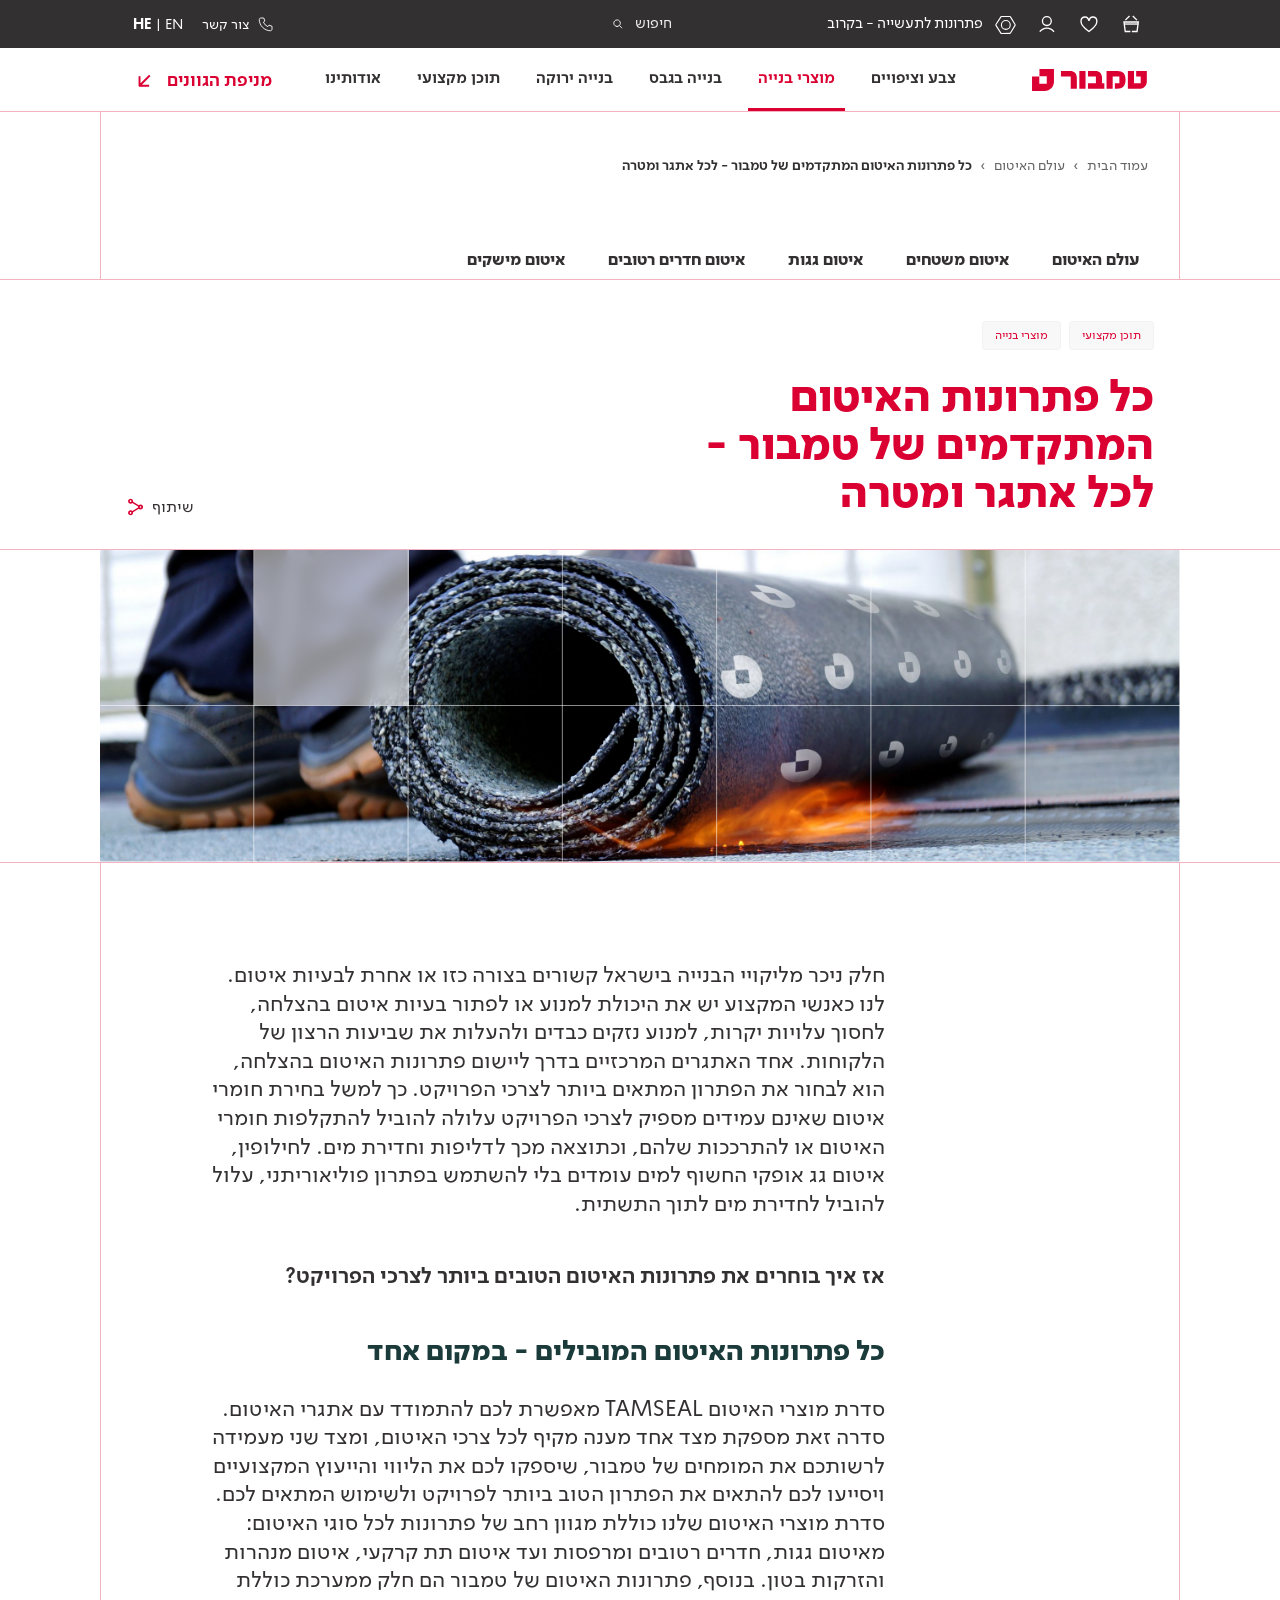
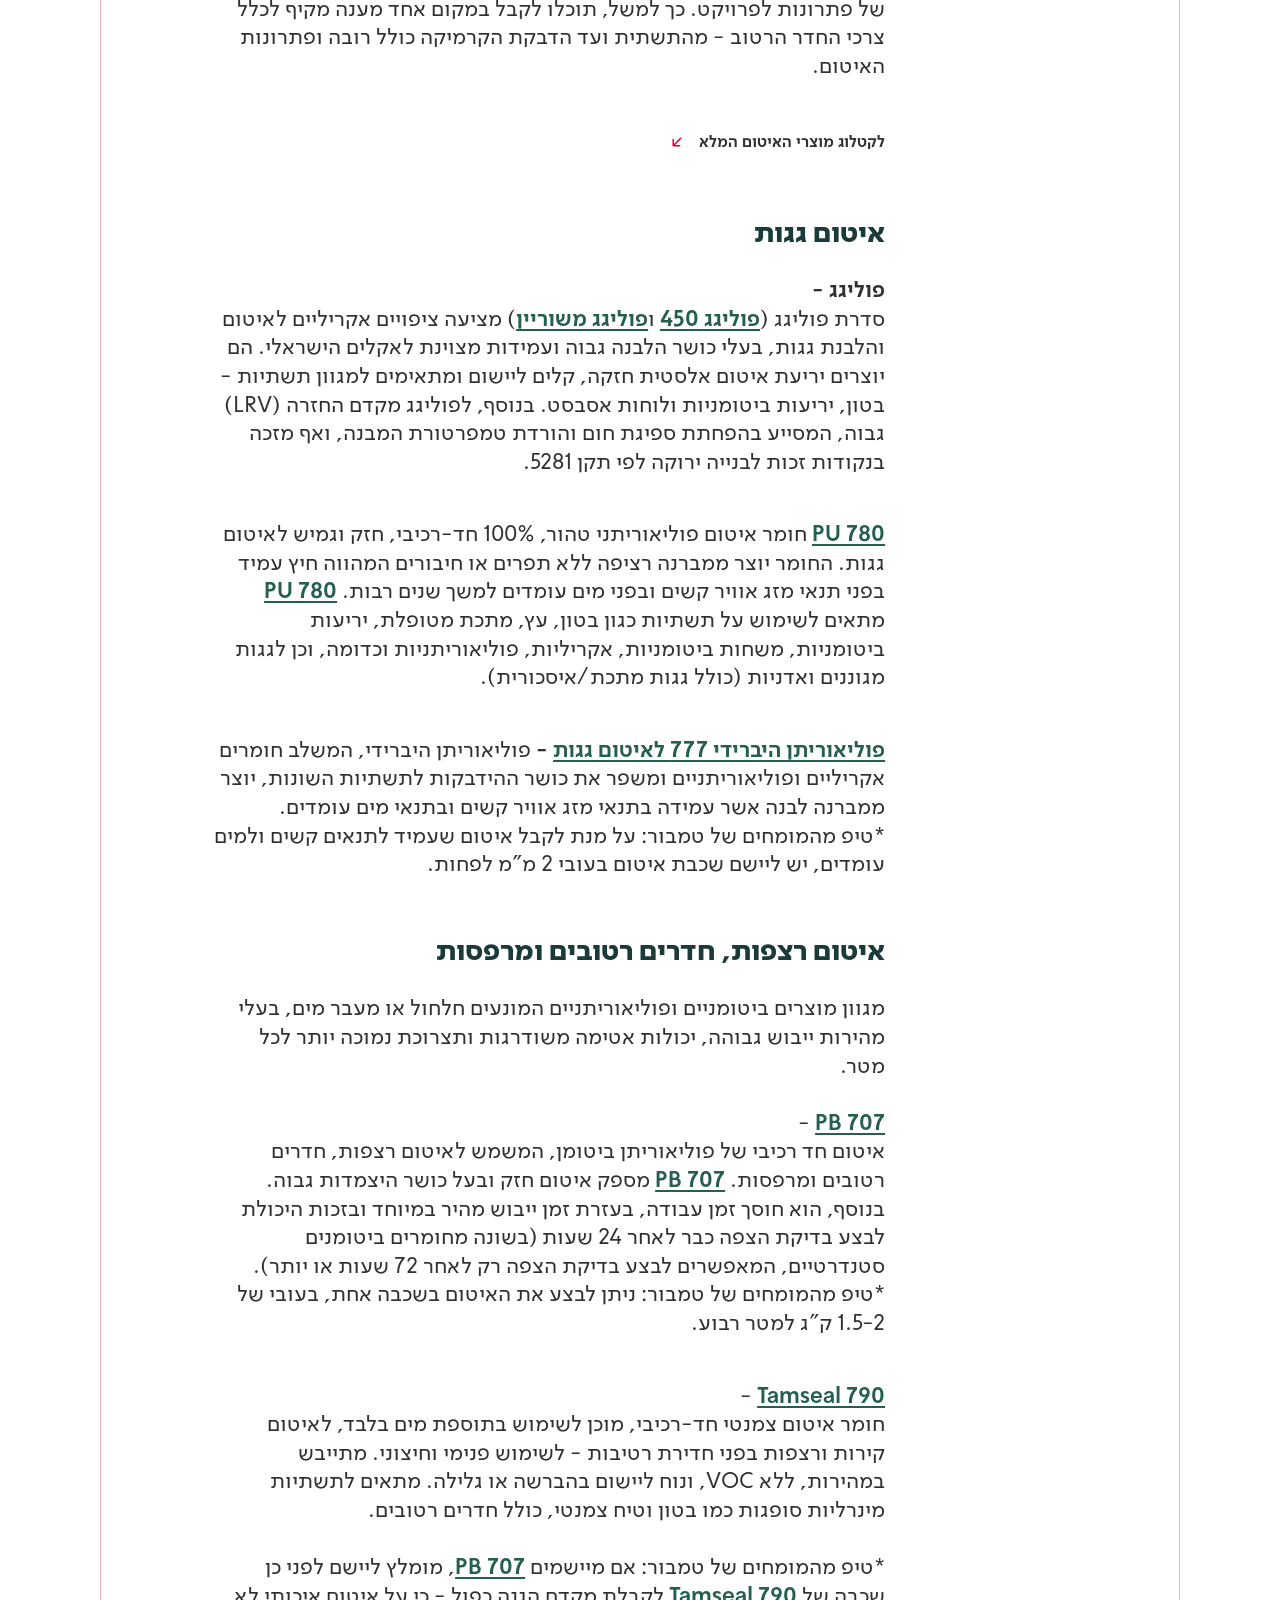
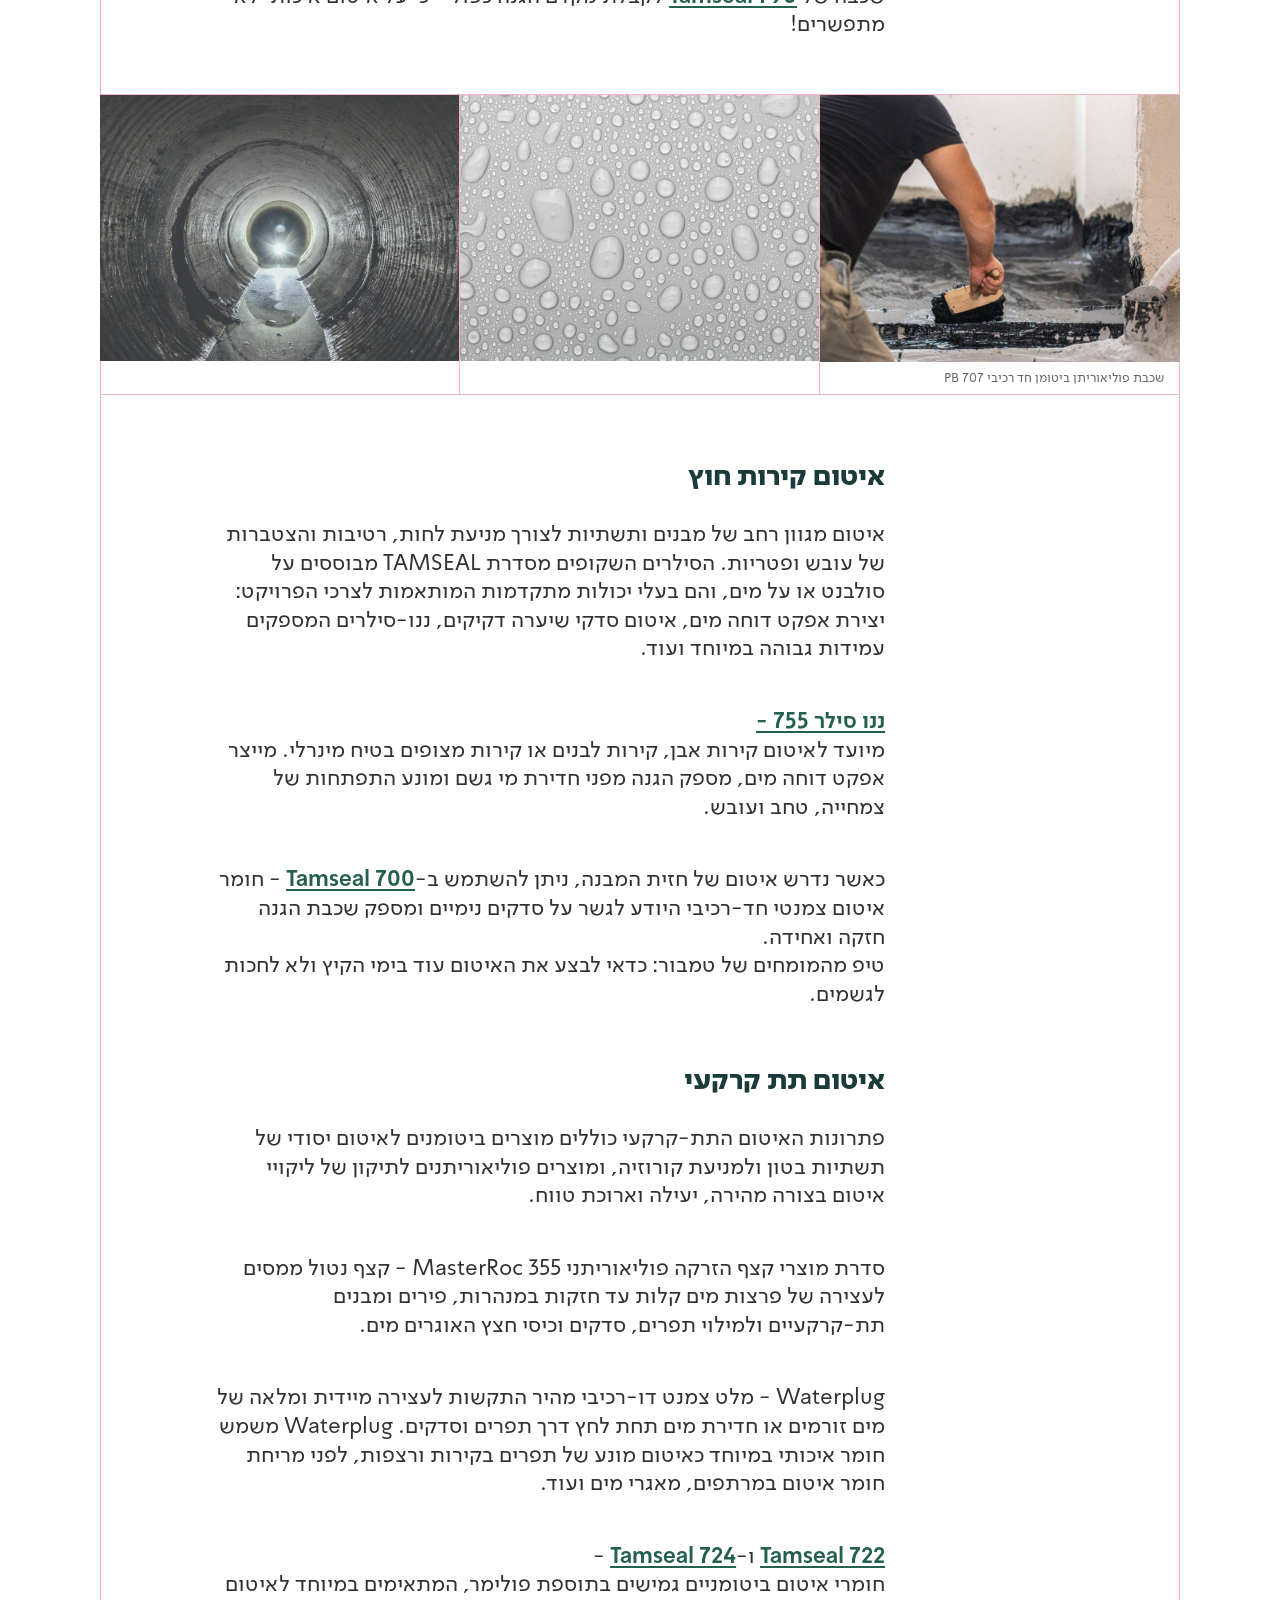
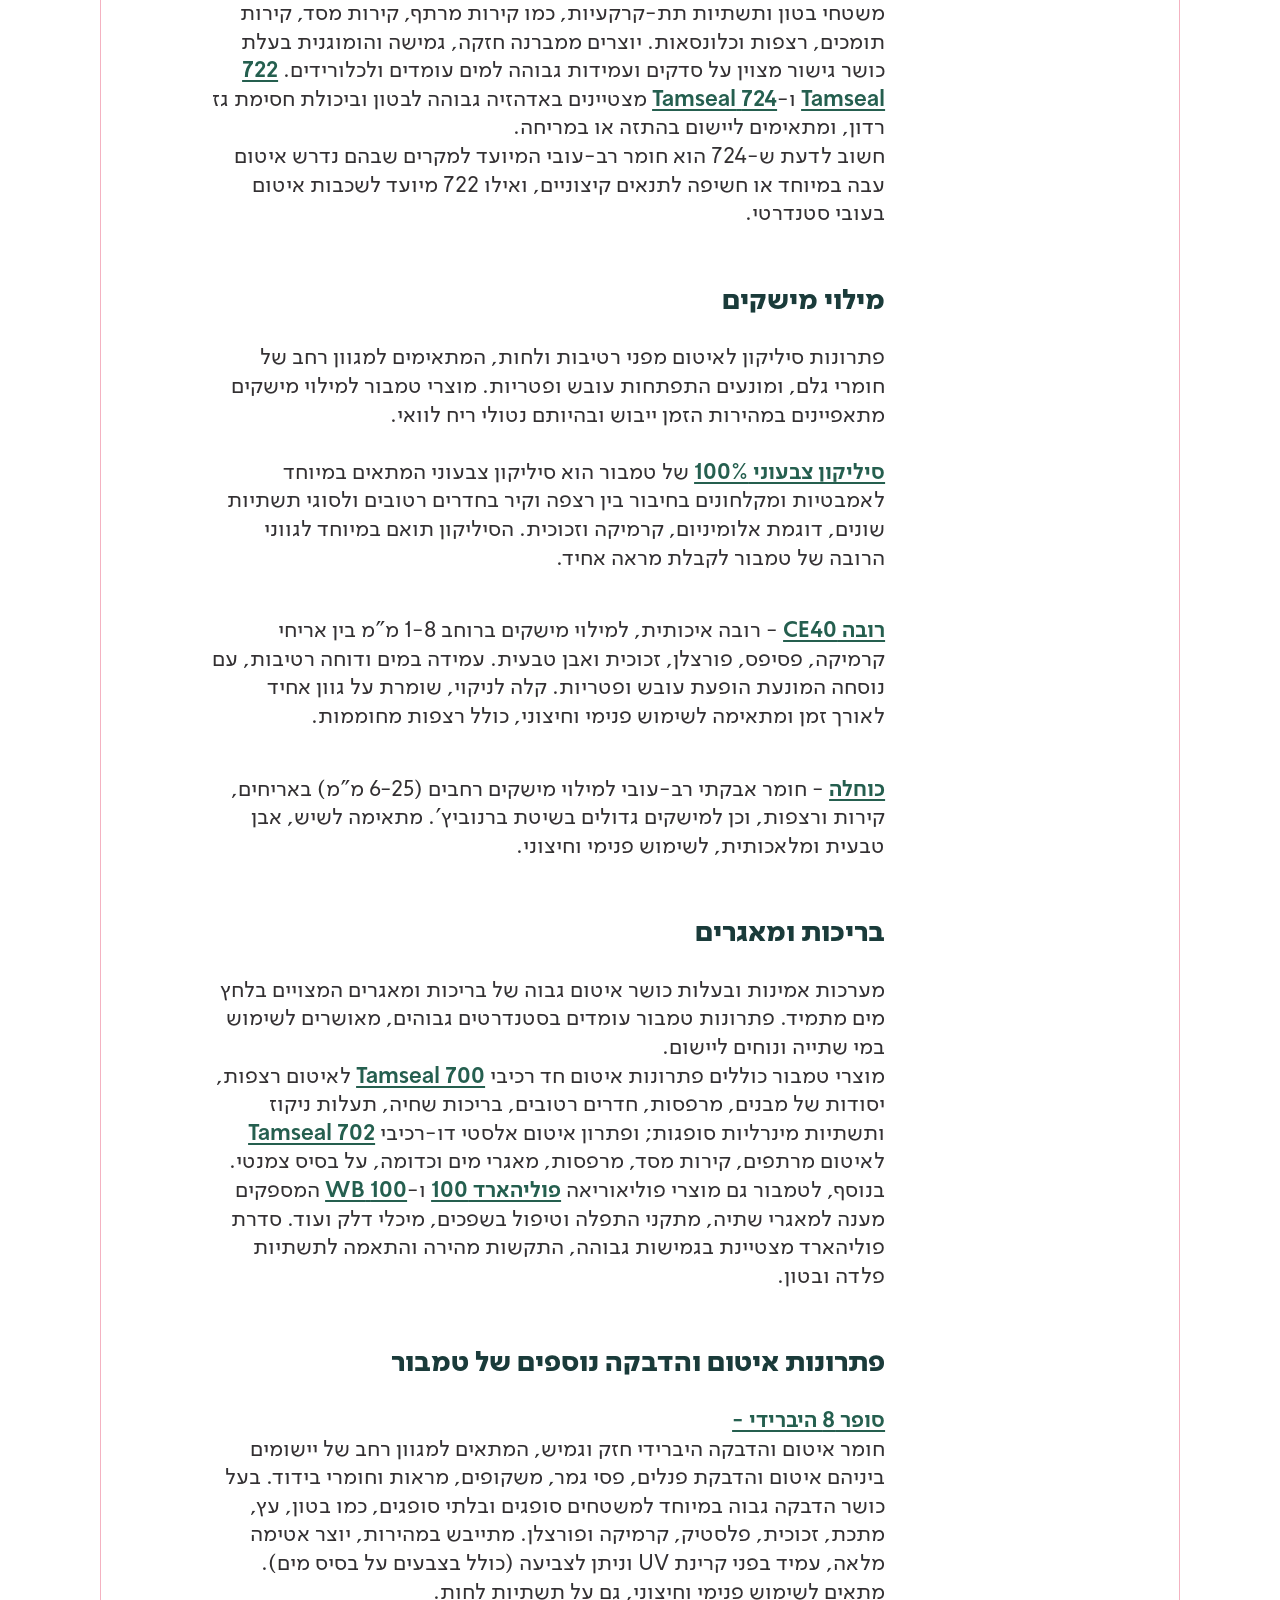
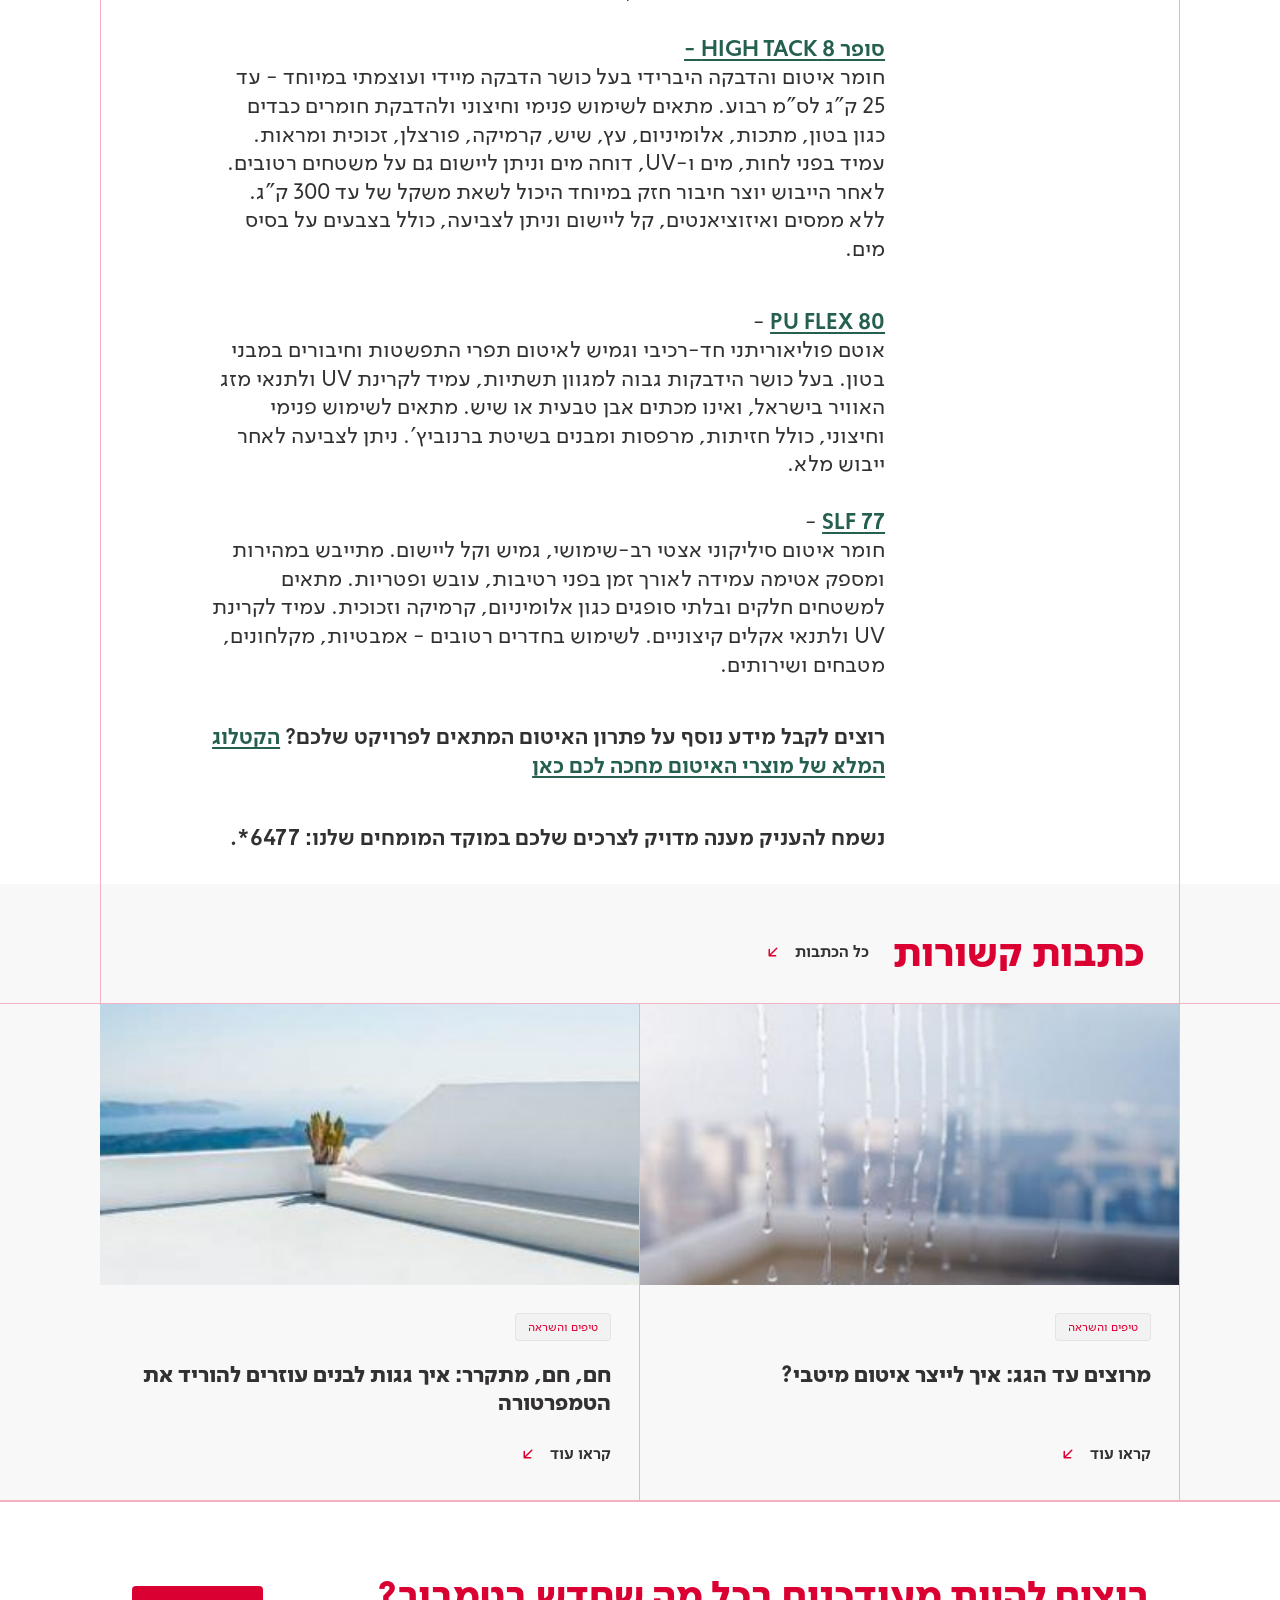
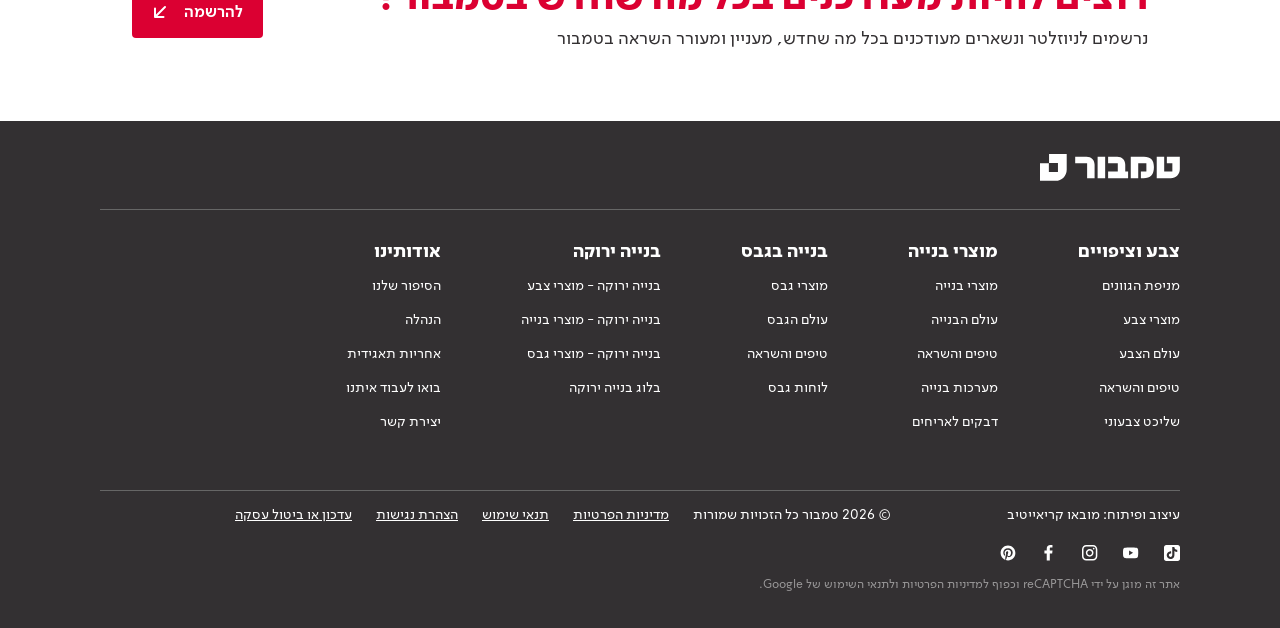
<file: article.html>
<!doctype html>
<html lang="he" dir="rtl">
<head>
<meta charset="utf-8">
<meta name="viewport" content="width=device-width,initial-scale=1">
<title>כל פתרונות האיטום המתקדמים של טמבור - לכל אתגר ומטרה | טמבור</title>
<meta name="description" content="כל המידע, הסרטונים והטיפים שכדאי להכיר על מוצרי האיטום של טמבור.">
<link rel="stylesheet" href="css/styles.css?v=108">
</head>
<body>
<a class="skip" href="#main">דלג לתוכן</a>

<svg width="0" height="0" style="position:absolute" aria-hidden="true">
  <symbol id="logo" viewBox="0 0 627 120"><path d="M0 119.791H69.8225C97.2878 119.791 119.625 97.2884 119.625 69.6578V0.000652889H40.5372V39.5446H80.4118V80.2471H39.7092V40.7032H0V119.791Z"/><path d="M462.063 108.368C494.823 108.864 510.211 92.1536 510.211 57.9043C510.211 26.4671 495.981 11.4111 465.868 11.4111H406.47V108.203H439.892V41.5244H476.458V78.0896H451.804V108.203L462.063 108.368ZM211.066 108.203H244.489V47.9763C244.489 25.3097 229.929 11.4111 208.089 11.4111H157.625V41.5244H211.066V108.203ZM258.057 108.203H291.81V11.4111H258.057V108.203ZM305.046 108.203H394.556V78.0896H381.816V47.811C381.816 25.3097 367.422 11.4111 345.582 11.4111H305.046V41.5244H348.395V78.0896H305.046V108.203ZM522.785 108.368H585.824C607.995 108.368 626.194 90.1682 626.194 67.831V11.4111H568.12V41.5244H592.773V78.0896H556.207V11.4111H522.785V108.368Z"/></symbol><symbol id="arrow" viewBox="0 0 32 32"><path d="M21 11 11 21M11 12.5V21h8.5" fill="none" stroke="currentColor" stroke-width="2" stroke-linecap="round" stroke-linejoin="round"/></symbol>
  <symbol id="play" viewBox="0 0 14.7826 16.6304"><path d="M12.3118 8.31522L1.21134 2.07121V14.5592L12.3118 8.31522Z" fill="none" stroke="currentColor" stroke-width="2.42269"/></symbol>
  <symbol id="box" viewBox="0 0 24 24"><path d="M3.5 7.5 12 3l8.5 4.5v9L12 21l-8.5-4.5zM3.5 7.5 12 12l8.5-4.5M12 12v9" fill="none" stroke="currentColor" stroke-width="1.8" stroke-linejoin="round"/></symbol>
  <symbol id="doc" viewBox="0 0 24 24"><path d="M6 3h8l4 4v14H6zM14 3v4h4M9 12h6M9 16h6" fill="none" stroke="currentColor" stroke-width="1.8" stroke-linejoin="round"/></symbol>
</svg>

<header class="site-header">
  <div class="topbar"><div class="wrap">
    <div class="tb-right">
      <a class="ib" href="#" aria-label="עגלת קניות"><img src="assets/icons/cart-desktop.svg" alt=""></a>
      <a class="ib" href="#" aria-label="רשימת מועדפים"><img src="assets/icons/heart-desktop.svg" alt=""></a>
      <a class="ib" href="#" aria-label="התחברות"><img src="assets/icons/user-icon.svg" alt=""></a>
      <a class="hh opt" href="#"><img src="assets/icons/HardHat-desktop.svg" alt=""><span>פתרונות לתעשייה - בקרוב</span></a>
    </div>
    <a class="search" href="#"><span>חיפוש</span><svg width="28" height="28" viewBox="0 0 28 28" fill="none" aria-hidden="true"><path d="M12.5557 17.8654C15.3749 17.8654 17.6603 15.58 17.6603 12.7608C17.6603 9.94164 15.3749 7.65625 12.5557 7.65625C9.73657 7.65625 7.45117 9.94164 7.45117 12.7608C7.45117 15.58 9.73657 17.8654 12.5557 17.8654Z" stroke="#fff" stroke-width="1.5" stroke-linecap="square"/><path d="M16.1643 16.3695L19.7011 19.9063" stroke="#fff" stroke-width="1.5" stroke-linecap="square"/></svg></a>
    <div class="tb-left">
      <a class="phone" href="tel:*6477"><svg width="18" height="18" viewBox="0 0 24 24" fill="none" stroke="#fff" stroke-width="1.2" aria-hidden="true"><path d="M5 4h4l1.5 4-2 1.5a11 11 0 0 0 6 6l1.5-2 4 1.5v4c0 1-1 2-2 2C10 21 3 14 3 6c0-1 1-2 2-2z"/></svg><span>צור קשר</span></a>
      <span class="lang"><b>HE</b> | EN</span>
    </div>
  </div></div>
  <div class="mainbar"><div class="wrap">
    <a class="logo" href="index.html" aria-label="טמבור - עמוד הבית"><svg viewBox="0 0 627 120" role="img" aria-label="טמבור"><use href="#logo"/></svg></a>
    <nav class="nav" aria-label="ראשי">
      <a href="https://tambour.co.il/%D7%A7%D7%98%D7%9C%D7%95%D7%92-%D7%9E%D7%95%D7%A6%D7%A8%D7%99%D7%9D/%D7%A6%D7%91%D7%A2-%D7%95%D7%A6%D7%99%D7%A4%D7%95%D7%99%D7%99%D7%9D/">צבע וציפויים</a>
      <div class="has-mega">
        <a href="https://tambour.co.il/%D7%A7%D7%98%D7%9C%D7%95%D7%92-%D7%9E%D7%95%D7%A6%D7%A8%D7%99%D7%9D/%D7%9E%D7%95%D7%A6%D7%A8%D7%99-%D7%91%D7%A0%D7%99%D7%99%D7%94/" aria-current="page" aria-haspopup="true">מוצרי בנייה</a>
        <div class="mega" role="region" aria-label="מוצרי בנייה">
          <div class="mega-dim" aria-hidden="true"></div>
          <div class="mega-grid">
            <div class="mcol">
              <div class="mhead"><h2>מוצרי בנייה</h2></div>
              <ul class="mlist">
                <li><a class="mp on" href="https://tambour.co.il/%D7%A7%D7%98%D7%9C%D7%95%D7%92-%D7%9E%D7%95%D7%A6%D7%A8%D7%99%D7%9D/%D7%9E%D7%95%D7%A6%D7%A8%D7%99-%D7%91%D7%A0%D7%99%D7%99%D7%94/"><span class="nm">קטלוג מוצרי בנייה</span><img src="assets/img/arrow-left.svg" alt="" width="15" height="14"></a></li>
                <li><a class="mp" href="#"><span class="nm">עולם הבנייה</span><img src="assets/img/arrow-left.svg" alt="" width="15" height="14"></a></li>
                <li><a class="mp" href="index.html"><span class="nm">עולם האיטום</span><span class="new-tag">חדש</span><img src="assets/img/arrow-left.svg" alt="" width="15" height="14"></a></li>
              </ul>
            </div>
            <div class="mcol">
              <div class="mhead"><h2>קטלוג מוצרי בנייה</h2></div>
              <ul class="mlist">
                <li><a class="mch" href="https://tambour.co.il/%D7%A7%D7%98%D7%9C%D7%95%D7%92-%D7%9E%D7%95%D7%A6%D7%A8%D7%99%D7%9D/%D7%9E%D7%95%D7%A6%D7%A8%D7%99-%D7%91%D7%A0%D7%99%D7%99%D7%94/%D7%93%D7%91%D7%A7%D7%99%D7%9D-%D7%9C%D7%90%D7%A8%D7%99%D7%97%D7%99%D7%9D/">דבקים לאריחים</a></li>
                <li><a class="mch" href="https://tambour.co.il/%D7%A7%D7%98%D7%9C%D7%95%D7%92-%D7%9E%D7%95%D7%A6%D7%A8%D7%99%D7%9D/%D7%9E%D7%95%D7%A6%D7%A8%D7%99-%D7%91%D7%A0%D7%99%D7%99%D7%94/%D7%98%D7%99%D7%99%D7%97%D7%99%D7%9D/">טייחים</a></li>
                <li><a class="mch" href="https://tambour.co.il/%D7%A7%D7%98%D7%9C%D7%95%D7%92-%D7%9E%D7%95%D7%A6%D7%A8%D7%99%D7%9D/%D7%9E%D7%95%D7%A6%D7%A8%D7%99-%D7%91%D7%A0%D7%99%D7%99%D7%94/%D7%90%D7%99%D7%98%D7%95%D7%9D/">איטום</a></li>
                <li><a class="mch" href="https://tambour.co.il/%D7%A7%D7%98%D7%9C%D7%95%D7%92-%D7%9E%D7%95%D7%A6%D7%A8%D7%99%D7%9D/%D7%9E%D7%95%D7%A6%D7%A8%D7%99-%D7%91%D7%A0%D7%99%D7%99%D7%94/%D7%97%D7%95%D7%9E%D7%A8%D7%99-%D7%9E%D7%99%D7%9C%D7%95%D7%99-%D7%95%D7%94%D7%97%D7%9C%D7%A7%D7%94/">חומרי מילוי והחלקה</a></li>
                <li><a class="mch" href="https://tambour.co.il/%D7%A7%D7%98%D7%9C%D7%95%D7%92-%D7%9E%D7%95%D7%A6%D7%A8%D7%99%D7%9D/%D7%9E%D7%95%D7%A6%D7%A8%D7%99-%D7%91%D7%A0%D7%99%D7%99%D7%94/%D7%91%D7%9C%D7%95%D7%A7%D7%99-%D7%92%D7%91%D7%A1/">בלוקי גבס</a></li>
                <li><a class="mch" href="https://tambour.co.il/%D7%A7%D7%98%D7%9C%D7%95%D7%92-%D7%9E%D7%95%D7%A6%D7%A8%D7%99%D7%9D/%D7%9E%D7%95%D7%A6%D7%A8%D7%99-%D7%91%D7%A0%D7%99%D7%99%D7%94/">לכל מוצרי הבנייה</a></li>
              </ul>
            </div>
            <div class="mcol promo">
              <div class="mhead"><h3>דבקים</h3><a class="more" href="https://tambour.co.il/%D7%A7%D7%98%D7%9C%D7%95%D7%92-%D7%9E%D7%95%D7%A6%D7%A8%D7%99%D7%9D/%D7%9E%D7%95%D7%A6%D7%A8%D7%99-%D7%91%D7%A0%D7%99%D7%99%D7%94/%D7%93%D7%91%D7%A7%D7%99%D7%9D-%D7%9C%D7%90%D7%A8%D7%99%D7%97%D7%99%D7%9D/"><span>קראו עוד</span><svg viewBox="0 0 20 20" aria-hidden="true"><path d="M13 7 6 14M6 8v6h6" fill="none" stroke="currentColor" stroke-width="1.8" stroke-linecap="square"/></svg></a></div>
              <div class="pimg"><img src="assets/img/mega-promo.webp" alt=""><i class="px w"></i><i class="px t"></i><i class="px l"></i></div>
            </div>
          </div>
        </div>
      </div>
      <a href="https://tambour.co.il/%D7%A7%D7%98%D7%9C%D7%95%D7%92-%D7%9E%D7%95%D7%A6%D7%A8%D7%99%D7%9D/%D7%91%D7%A0%D7%99%D7%99%D7%94-%D7%91%D7%92%D7%91%D7%A1/">בנייה בגבס</a>
      <a href="https://tambour.co.il/%D7%A7%D7%98%D7%9C%D7%95%D7%92-%D7%9E%D7%95%D7%A6%D7%A8%D7%99%D7%9D/%D7%A6%D7%91%D7%A2-%D7%95%D7%A6%D7%99%D7%A4%D7%95%D7%99%D7%99%D7%9D/?green_building=1">בנייה ירוקה</a>
      <a href="https://tambour.co.il/blog-lobby/">תוכן מקצועי</a>
      <a href="https://tambour.co.il/about-us/">אודותינו</a>
    </nav>
    <a class="link cta" href="https://tambour.co.il/%D7%94%D7%9E%D7%A0%D7%99%D7%A4%D7%94/">מניפת הגוונים<svg viewBox="0 0 25 24" aria-hidden="true"><path d="M16.8 8l-9 9M15.8 18h-9V9" fill="none" stroke="currentColor" stroke-width="2" stroke-linecap="square" stroke-linejoin="round"/></svg></a>
    <button class="burger" aria-label="תפריט" aria-expanded="false"><svg viewBox="0 0 24 24" fill="none" stroke="currentColor" stroke-width="2" stroke-linecap="round"><path d="M4 7h16M4 12h16M4 17h16"/></svg></button>
  </div></div>
</header>




















































































<div class="crumbbar"><div class="wrap frame"><div class="crumbs"><a href="https://tambour.co.il/">עמוד הבית</a> › <a href="index.html">עולם האיטום</a> › <b>כל פתרונות האיטום המתקדמים של טמבור - לכל אתגר ומטרה</b></div></div></div>
<nav class="subnav" aria-label="קטגוריות איטום">
  <div class="wrap">
    <a class="t" href="index.html">עולם האיטום</a>
    <a class="t" href="surfaces.html">איטום משטחים</a>
    <a class="t" href="roofs.html">איטום גגות</a>
    <a class="t" href="wet-rooms.html">איטום חדרים רטובים</a>
    <a class="t" href="joints.html">איטום מישקים</a>
  </div>
</nav>

<main id="main">
  <article>
    <header class="art-head">
      <div class="wrap">
        
        <div class="pills"><span class="pill">תוכן מקצועי</span><span class="pill">מוצרי בנייה</span></div>
        <div class="art-titlerow">
          <h1 class="art-h1">כל פתרונות האיטום המתקדמים של טמבור - לכל אתגר ומטרה</h1>
          <div class="art-meta"><button class="share" type="button" data-share><img src="assets/icons/share.svg" alt="">שיתוף</button></div>
        </div>
      </div>
    </header>
    <div class="art-hero"><div class="wrap frame"><div class="hero-grid"><img src="assets/img/article/hero.jpg" alt=""><i></i></div></div></div>
    <div class="wrap frame art-body"><div class="art-col"><p>חלק ניכר מליקויי הבנייה בישראל קשורים בצורה כזו או אחרת לבעיות איטום. לנו כאנשי המקצוע יש את היכולת למנוע או לפתור בעיות איטום בהצלחה, לחסוך עלויות יקרות, למנוע נזקים כבדים ולהעלות את שביעות הרצון של הלקוחות. אחד האתגרים המרכזיים בדרך ליישום פתרונות האיטום בהצלחה, הוא לבחור את הפתרון המתאים ביותר לצרכי הפרויקט. כך למשל בחירת חומרי איטום שאינם עמידים מספיק לצרכי הפרויקט עלולה להוביל להתקלפות חומרי האיטום או להתרככות שלהם, וכתוצאה מכך לדליפות וחדירת מים. לחילופין, איטום גג אופקי החשוף למים עומדים בלי להשתמש בפתרון פוליאוריתני, עלול להוביל לחדירת מים לתוך התשתית.</p><p><b>אז איך בוחרים את פתרונות האיטום הטובים ביותר לצרכי הפרויקט?</b></p><h2 class="art-h2">כל פתרונות האיטום המובילים - במקום אחד</h2><p>סדרת מוצרי האיטום TAMSEAL מאפשרת לכם להתמודד עם אתגרי האיטום. סדרה זאת מספקת מצד אחד מענה מקיף לכל צרכי האיטום, ומצד שני מעמידה לרשותכם את המומחים של טמבור, שיספקו לכם את הליווי והייעוץ המקצועיים ויסייעו לכם להתאים את הפתרון הטוב ביותר לפרויקט ולשימוש המתאים לכם.<br>סדרת מוצרי האיטום שלנו כוללת מגוון רחב של פתרונות לכל סוגי האיטום: מאיטום גגות, חדרים רטובים ומרפסות ועד איטום תת קרקעי, איטום מנהרות והזרקות בטון. בנוסף, פתרונות האיטום של טמבור הם חלק ממערכת כוללת של פתרונות לפרויקט. כך למשל, תוכלו לקבל במקום אחד מענה מקיף לכלל צרכי החדר הרטוב - מהתשתית ועד הדבקת הקרמיקה כולל רובה ופתרונות האיטום.</p><p><a class="link" href="https://old.tambour.co.il/ecatalogs/sealing-products-catalog/" target="_blank" rel="noopener">לקטלוג מוצרי האיטום המלא<svg aria-hidden="true"><use href="#arrow"/></svg></a></p><h3 class="art-h3">איטום גגות</h3><p><b>פוליגג -</b><br>סדרת פוליגג (<a href="https://tambour.co.il/product/%D7%A4%D7%95%D7%9C%D7%99%D7%92%D7%92-450/" target="_blank" rel="noopener">פוליגג 450</a> ו<a href="https://tambour.co.il/product/%D7%A4%D7%95%D7%9C%D7%99%D7%92%D7%92-%D7%9E%D7%A9%D7%95%D7%A8%D7%99%D7%99%D7%9F/" target="_blank" rel="noopener">פוליגג משוריין</a>) מציעה ציפויים אקריליים לאיטום והלבנת גגות, בעלי כושר הלבנה גבוה ועמידות מצוינת לאקלים הישראלי. הם יוצרים יריעת איטום אלסטית חזקה, קלים ליישום ומתאימים למגוון תשתיות - בטון, יריעות ביטומניות ולוחות אסבסט. בנוסף, לפוליגג מקדם החזרה (LRV) גבוה, המסייע בהפחתת ספיגת חום והורדת טמפרטורת המבנה, ואף מזכה בנקודות זכות לבנייה ירוקה לפי תקן 5281.</p><p><a href="https://tambour.co.il/product/pu-780-%D7%90%D7%99%D7%98%D7%95%D7%9D-%D7%A4%D7%95%D7%9C%D7%99%D7%90%D7%95%D7%A8%D7%99%D7%AA%D7%A0%D7%99-%D7%9C%D7%92%D7%92%D7%95%D7%AA/" target="_blank" rel="noopener">PU 780</a> חומר איטום פוליאוריתני טהור, 100% חד-רכיבי, חזק וגמיש לאיטום גגות. החומר יוצר ממברנה רציפה ללא תפרים או חיבורים המהווה חיץ עמיד בפני תנאי מזג אוויר קשים ובפני מים עומדים למשך שנים רבות. <a href="https://tambour.co.il/product/pu-780-%D7%90%D7%99%D7%98%D7%95%D7%9D-%D7%A4%D7%95%D7%9C%D7%99%D7%90%D7%95%D7%A8%D7%99%D7%AA%D7%A0%D7%99-%D7%9C%D7%92%D7%92%D7%95%D7%AA/" target="_blank" rel="noopener">PU 780</a> מתאים לשימוש על תשתיות כגון בטון, עץ, מתכת מטופלת, יריעות ביטומניות, משחות ביטומניות, אקריליות, פוליאוריתניות וכדומה, וכן לגגות מגוננים ואדניות (כולל גגות מתכת/איסכורית).</p><p><a href="https://tambour.co.il/product/%D7%A4%D7%95%D7%9C%D7%99%D7%90%D7%95%D7%A8%D7%99%D7%AA%D7%9F-%D7%94%D7%99%D7%91%D7%A8%D7%99%D7%93%D7%99-%D7%9C%D7%92%D7%92%D7%95%D7%AA-777-tamseal/" target="_blank" rel="noopener">פוליאוריתן היברידי 777 לאיטום גגות</a> <b>-</b> פוליאוריתן היברידי, המשלב חומרים אקריליים ופוליאוריתניים ומשפר את כושר ההידבקות לתשתיות השונות, יוצר ממברנה לבנה אשר עמידה בתנאי מזג אוויר קשים ובתנאי מים עומדים.<br>*טיפ מהמומחים של טמבור: על מנת לקבל איטום שעמיד לתנאים קשים ולמים עומדים, יש ליישם שכבת איטום בעובי 2 מ"מ לפחות.</p><h3 class="art-h3">איטום רצפות, חדרים רטובים ומרפסות</h3><p>מגוון מוצרים ביטומניים ופוליאוריתניים המונעים חלחול או מעבר מים, בעלי מהירות ייבוש גבוהה, יכולות אטימה משודרגות ותצרוכת נמוכה יותר לכל מטר.<br><br><a href="https://tambour.co.il/product/%D7%A4%D7%95%D7%9C%D7%99%D7%90%D7%95%D7%A8%D7%99%D7%AA%D7%9F-%D7%91%D7%99%D7%98%D7%95%D7%9E%D7%9F-%D7%97%D7%93-%D7%A8%D7%9B%D7%99%D7%91%D7%99-tamseal-pb707/" target="_blank" rel="noopener">PB 707</a> -<br>איטום חד רכיבי של פוליאוריתן ביטומן, המשמש לאיטום רצפות, חדרים רטובים ומרפסות. <a href="https://tambour.co.il/product/%D7%A4%D7%95%D7%9C%D7%99%D7%90%D7%95%D7%A8%D7%99%D7%AA%D7%9F-%D7%91%D7%99%D7%98%D7%95%D7%9E%D7%9F-%D7%97%D7%93-%D7%A8%D7%9B%D7%99%D7%91%D7%99-tamseal-pb707/" target="_blank" rel="noopener">PB 707</a> מספק איטום חזק ובעל כושר היצמדות גבוה. בנוסף, הוא חוסך זמן עבודה, בעזרת זמן ייבוש מהיר במיוחד ובזכות היכולת לבצע בדיקת הצפה כבר לאחר 24 שעות (בשונה מחומרים ביטומנים סטנדרטיים, המאפשרים לבצע בדיקת הצפה רק לאחר 72 שעות או יותר).<br>*טיפ מהמומחים של טמבור: ניתן לבצע את האיטום בשכבה אחת, בעובי של 1.5-2 ק"ג למטר רבוע.</p><p><a href="https://old.tambour.co.il/product/%D7%90%D7%99%D7%98%D7%95%D7%9D-%D7%97%D7%93-%D7%A8%D7%9B%D7%99%D7%91%D7%99-790/" target="_blank" rel="noopener">Tamseal 790</a> -<br>חומר איטום צמנטי חד-רכיבי, מוכן לשימוש בתוספת מים בלבד, לאיטום קירות ורצפות בפני חדירת רטיבות - לשימוש פנימי וחיצוני. מתייבש במהירות, ללא VOC, ונוח ליישום בהברשה או גלילה. מתאים לתשתיות מינרליות סופגות כמו בטון וטיח צמנטי, כולל חדרים רטובים.<br><br>*טיפ מהמומחים של טמבור: אם מיישמים <a href="https://tambour.co.il/product/%D7%A4%D7%95%D7%9C%D7%99%D7%90%D7%95%D7%A8%D7%99%D7%AA%D7%9F-%D7%91%D7%99%D7%98%D7%95%D7%9E%D7%9F-%D7%97%D7%93-%D7%A8%D7%9B%D7%99%D7%91%D7%99-tamseal-pb707/" target="_blank" rel="noopener">PB 707</a>, מומלץ ליישם לפני כן שכבה של <a href="https://old.tambour.co.il/product/%D7%90%D7%99%D7%98%D7%95%D7%9D-%D7%97%D7%93-%D7%A8%D7%9B%D7%99%D7%91%D7%99-790/" target="_blank" rel="noopener"><b>790</b> Tamseal</a> לקבלת מקדם הגנה כפול - כי על איטום איכותי לא מתפשרים!</p></div><div class="art-gallery n3"><figure><img src="assets/img/article/img1.jpg" alt="שכבת פוליאוריתן ביטומן חד רכיבי PB 707" loading="lazy"><figcaption>שכבת פוליאוריתן ביטומן חד רכיבי PB 707</figcaption></figure><figure><img src="assets/img/article/img2.jpg" alt="" loading="lazy"></figure><figure><img src="assets/img/article/img3.jpg" alt="" loading="lazy"></figure></div><div class="art-col"><h3 class="art-h3">איטום קירות חוץ</h3><p>איטום מגוון רחב של מבנים ותשתיות לצורך מניעת לחות, רטיבות והצטברות של עובש ופטריות. הסילרים השקופים מסדרת TAMSEAL מבוססים על סולבנט או על מים, והם בעלי יכולות מתקדמות המותאמות לצרכי הפרויקט: יצירת אפקט דוחה מים, איטום סדקי שיערה דקיקים, ננו-סילרים המספקים עמידות גבוהה במיוחד ועוד.</p><p><a href="https://tambour.co.il/product/%D7%A1%D7%99%D7%9C%D7%A8-755/" target="_blank" rel="noopener">ננו סילר 755 -</a><br>מיועד לאיטום קירות אבן, קירות לבנים או קירות מצופים בטיח מינרלי. מייצר אפקט דוחה מים, מספק הגנה מפני חדירת מי גשם ומונע התפתחות של צמחייה, טחב ועובש.</p><p>כאשר נדרש איטום של חזית המבנה, ניתן להשתמש ב-<a href="https://old.tambour.co.il/product/%D7%90%D7%99%D7%98%D7%95%D7%9D-%D7%90%D7%9C%D7%A1%D7%98%D7%99-%D7%97%D7%93-%D7%A8%D7%9B%D7%99%D7%91%D7%99-700/" target="_blank" rel="noopener">Tamseal 700</a> - חומר איטום צמנטי חד-רכיבי היודע לגשר על סדקים נימיים ומספק שכבת הגנה חזקה ואחידה.<br>טיפ מהמומחים של טמבור: כדאי לבצע את האיטום עוד בימי הקיץ ולא לחכות לגשמים.</p></div><div class="art-col"><h3 class="art-h3">איטום תת קרקעי</h3><p>פתרונות האיטום התת-קרקעי כוללים מוצרים ביטומנים לאיטום יסודי של תשתיות בטון ולמניעת קורוזיה, ומוצרים פוליאוריתנים לתיקון של ליקויי איטום בצורה מהירה, יעילה וארוכת טווח.</p><p>סדרת מוצרי קצף הזרקה פוליאוריתני MasterRoc 355 - קצף נטול ממסים לעצירה של פרצות מים קלות עד חזקות במנהרות, פירים ומבנים תת-קרקעיים ולמילוי תפרים, סדקים וכיסי חצץ האוגרים מים.</p><p>Waterplug - מלט צמנט דו-רכיבי מהיר התקשות לעצירה מיידית ומלאה של מים זורמים או חדירת מים תחת לחץ דרך תפרים וסדקים. Waterplug משמש חומר איכותי במיוחד כאיטום מונע של תפרים בקירות ורצפות, לפני מריחת חומר איטום במרתפים, מאגרי מים ועוד.</p><p><a href="https://tambour.co.il/product/%D7%91%D7%99%D7%98%D7%95%D7%9E%D7%9F-%D7%A4%D7%95%D7%9C%D7%99%D7%9E%D7%A8%D7%99-%D7%9C%D7%90%D7%99%D7%98%D7%95%D7%9D-722-tamseal/" target="_blank" rel="noopener">722 Tamseal</a> ו-<a href="https://tambour.co.il/product/%D7%90%D7%99%D7%98%D7%95%D7%9D-%D7%91%D7%99%D7%98%D7%95%D7%9E%D7%A0%D7%99-%D7%A8%D7%91-%D7%A2%D7%95%D7%91%D7%99-724-tamseal/" target="_blank" rel="noopener">Tamseal 724</a> -<br>חומרי איטום ביטומניים גמישים בתוספת פולימר, המתאימים במיוחד לאיטום משטחי בטון ותשתיות תת-קרקעיות, כמו קירות מרתף, קירות מסד, קירות תומכים, רצפות וכלונסאות. יוצרים ממברנה חזקה, גמישה והומוגנית בעלת כושר גישור מצוין על סדקים ועמידות גבוהה למים עומדים ולכלורידים. <a href="https://tambour.co.il/product/%D7%91%D7%99%D7%98%D7%95%D7%9E%D7%9F-%D7%A4%D7%95%D7%9C%D7%99%D7%9E%D7%A8%D7%99-%D7%9C%D7%90%D7%99%D7%98%D7%95%D7%9D-722-tamseal/" target="_blank" rel="noopener">722 Tamseal</a> ו-<a href="https://tambour.co.il/product/%D7%90%D7%99%D7%98%D7%95%D7%9D-%D7%91%D7%99%D7%98%D7%95%D7%9E%D7%A0%D7%99-%D7%A8%D7%91-%D7%A2%D7%95%D7%91%D7%99-724-tamseal/" target="_blank" rel="noopener">724 Tamseal</a> מצטיינים באדהזיה גבוהה לבטון וביכולת חסימת גז רדון, ומתאימים ליישום בהתזה או במריחה.<br>חשוב לדעת ש-724 הוא חומר רב-עובי המיועד למקרים שבהם נדרש איטום עבה במיוחד או חשיפה לתנאים קיצוניים, ואילו 722 מיועד לשכבות איטום בעובי סטנדרטי.</p></div><div class="art-col"><h3 class="art-h3">מילוי מישקים</h3><p>פתרונות סיליקון לאיטום מפני רטיבות ולחות, המתאימים למגוון רחב של חומרי גלם, ומונעים התפתחות עובש ופטריות. מוצרי טמבור למילוי מישקים מתאפיינים במהירות הזמן ייבוש ובהיותם נטולי ריח לוואי.<br><br><a href="https://tambour.co.il/product/%D7%A1%D7%99%D7%9C%D7%99%D7%A7%D7%95%D7%9F-%D7%A6%D7%91%D7%A2%D7%95%D7%A0%D7%99-100/" target="_blank" rel="noopener">סיליקון צבעוני 100%</a> של טמבור הוא סיליקון צבעוני המתאים במיוחד לאמבטיות ומקלחונים בחיבור בין רצפה וקיר בחדרים רטובים ולסוגי תשתיות שונים, דוגמת אלומיניום, קרמיקה וזכוכית. הסיליקון תואם במיוחד לגווני הרובה של טמבור לקבלת מראה אחיד.</p><p><a href="https://old.tambour.co.il/product/%D7%A8%D7%95%D7%91%D7%94-%D7%90%D7%A7%D7%A8%D7%99%D7%9C%D7%99%D7%AA-ce40/" target="_blank" rel="noopener">רובה CE40</a> - רובה איכותית, למילוי מישקים ברוחב 1-8 מ"מ בין אריחי קרמיקה, פסיפס, פורצלן, זכוכית ואבן טבעית. עמידה במים ודוחה רטיבות, עם נוסחה המונעת הופעת עובש ופטריות. קלה לניקוי, שומרת על גוון אחיד לאורך זמן ומתאימה לשימוש פנימי וחיצוני, כולל רצפות מחוממות.</p><p><a href="https://old.tambour.co.il/product/cochle/" target="_blank" rel="noopener">כוחלה</a> - חומר אבקתי רב-עובי למילוי מישקים רחבים (6-25 מ"מ) באריחים, קירות ורצפות, וכן למישקים גדולים בשיטת ברנוביץ'. מתאימה לשיש, אבן טבעית ומלאכותית, לשימוש פנימי וחיצוני.</p><h3 class="art-h3">בריכות ומאגרים</h3><p>מערכות אמינות ובעלות כושר איטום גבוה של בריכות ומאגרים המצויים בלחץ מים מתמיד. פתרונות טמבור עומדים בסטנדרטים גבוהים, מאושרים לשימוש במי שתייה ונוחים ליישום.<br>מוצרי טמבור כוללים פתרונות איטום חד רכיבי <a href="https://old.tambour.co.il/product/%D7%90%D7%99%D7%98%D7%95%D7%9D-%D7%90%D7%9C%D7%A1%D7%98%D7%99-%D7%97%D7%93-%D7%A8%D7%9B%D7%99%D7%91%D7%99-700/" target="_blank" rel="noopener">Tamseal 700</a> לאיטום רצפות, יסודות של מבנים, מרפסות, חדרים רטובים, בריכות שחיה, תעלות ניקוז ותשתיות מינרליות סופגות; ופתרון איטום אלסטי דו-רכיבי <a href="https://old.tambour.co.il/product/%D7%90%D7%99%D7%98%D7%95%D7%9D-%D7%90%D7%9C%D7%A1%D7%98%D7%99-%D7%93%D7%95-%D7%A8%D7%9B%D7%99%D7%91%D7%99-702/" target="_blank" rel="noopener">Tamseal 702</a> לאיטום מרתפים, קירות מסד, מרפסות, מאגרי מים וכדומה, על בסיס צמנטי.<br>בנוסף, לטמבור גם מוצרי פוליאוריאה <a href="https://old.tambour.co.il/product/%D7%A4%D7%95%D7%9C%D7%99%D7%94%D7%90%D7%A8%D7%93-100/" target="_blank" rel="noopener">פוליהארד 100</a> ו-<a href="https://old.tambour.co.il/product/%D7%A4%D7%95%D7%9C%D7%99%D7%94%D7%90%D7%A8%D7%93-100-wb/" target="_blank" rel="noopener">100 WB</a> המספקים מענה למאגרי שתיה, מתקני התפלה וטיפול בשפכים, מיכלי דלק ועוד. סדרת פוליהארד מצטיינת בגמישות גבוהה, התקשות מהירה והתאמה לתשתיות פלדה ובטון.</p><h3 class="art-h3">פתרונות איטום והדבקה נוספים של טמבור</h3><p><a href="https://old.tambour.co.il/product/%D7%A1%D7%95%D7%A4%D7%A8-8-hybrid/" target="_blank" rel="noopener">סופר 8 היברידי -</a><br>חומר איטום והדבקה היברידי חזק וגמיש, המתאים למגוון רחב של יישומים ביניהם איטום והדבקת פנלים, פסי גמר, משקופים, מראות וחומרי בידוד. בעל כושר הדבקה גבוה במיוחד למשטחים סופגים ובלתי סופגים, כמו בטון, עץ, מתכת, זכוכית, פלסטיק, קרמיקה ופורצלן. מתייבש במהירות, יוצר אטימה מלאה, עמיד בפני קרינת UV וניתן לצביעה (כולל בצבעים על בסיס מים). מתאים לשימוש פנימי וחיצוני, גם על תשתיות לחות.<br><br><a href="https://tambour.co.il/product/%D7%A1%D7%95%D7%A4%D7%A8-8-%D7%94%D7%99%D7%99-%D7%98%D7%90%D7%A7/" target="_blank" rel="noopener">סופר 8 HIGH TACK -</a><br>חומר איטום והדבקה היברידי בעל כושר הדבקה מיידי ועוצמתי במיוחד - עד 25 ק"ג לס"מ רבוע. מתאים לשימוש פנימי וחיצוני ולהדבקת חומרים כבדים כגון בטון, מתכות, אלומיניום, עץ, שיש, קרמיקה, פורצלן, זכוכית ומראות. עמיד בפני לחות, מים ו-UV, דוחה מים וניתן ליישום גם על משטחים רטובים. לאחר הייבוש יוצר חיבור חזק במיוחד היכול לשאת משקל של עד 300 ק"ג. ללא ממסים ואיזוציאנטים, קל ליישום וניתן לצביעה, כולל בצבעים על בסיס מים.</p><p><a href="https://tambour.co.il/product/pu-%D7%A4%D7%9C%D7%A7%D7%A1-80/" target="_blank" rel="noopener">PU FLEX 80</a> -<br>אוטם פוליאוריתני חד-רכיבי וגמיש לאיטום תפרי התפשטות וחיבורים במבני בטון. בעל כושר הידבקות גבוה למגוון תשתיות, עמיד לקרינת UV ולתנאי מזג האוויר בישראל, ואינו מכתים אבן טבעית או שיש. מתאים לשימוש פנימי וחיצוני, כולל חזיתות, מרפסות ומבנים בשיטת ברנוביץ'. ניתן לצביעה לאחר ייבוש מלא.<br><br><a href="https://tambour.co.il/product/%D7%A1%D7%99%D7%9C%D7%99%D7%A7%D7%95%D7%9F-slf-77/" target="_blank" rel="noopener">SLF 77</a> -<br>חומר איטום סיליקוני אצטי רב-שימושי, גמיש וקל ליישום. מתייבש במהירות ומספק אטימה עמידה לאורך זמן בפני רטיבות, עובש ופטריות. מתאים למשטחים חלקים ובלתי סופגים כגון אלומיניום, קרמיקה וזכוכית. עמיד לקרינת UV ולתנאי אקלים קיצוניים. לשימוש בחדרים רטובים - אמבטיות, מקלחונים, מטבחים ושירותים.</p><p><b>רוצים לקבל מידע נוסף על פתרון האיטום המתאים לפרויקט שלכם? </b><a href="https://old.tambour.co.il/ecatalogs/sealing-products-catalog/20/" target="_blank" rel="noopener"><b>הקטלוג המלא של מוצרי האיטום מחכה לכם כאן</b></a></p><p><b>נשמח להעניק מענה מדויק לצרכים שלכם במוקד המומחים שלנו: 6477*.</b></p></div></div>
  </article>
  <section class="section related-art">
    <div class="wrap frame">
      <div class="sec-head"><h2 class="h2">כתבות קשורות</h2><a class="link" href="roofs.html#articles">כל הכתבות<svg aria-hidden="true"><use href="#arrow"/></svg></a></div>
      <div class="agrid n2"><a class="acard" href="article-rain.html"><div class="ph"><img src="assets/img/articles/שגיא-345x345.jpg" alt="" loading="lazy"></div><div class="txt"><span class="pills"><span class="pill">טיפים והשראה</span></span><h3 class="h4">מרוצים עד הגג: איך לייצר איטום מיטבי?</h3><span class="link">קראו עוד<svg aria-hidden="true"><use href="#arrow"/></svg></span></div></a><a class="acard" href="article-white-roofs.html"><div class="ph"><img src="assets/img/articles/shutterstock_257429302-1-345x345.jpg" alt="" loading="lazy"></div><div class="txt"><span class="pills"><span class="pill">טיפים והשראה</span></span><h3 class="h4">חם, חם, מתקרר: איך גגות לבנים עוזרים להוריד את הטמפרטורה</h3><span class="link">קראו עוד<svg aria-hidden="true"><use href="#arrow"/></svg></span></div></a></div>
    </div>
  </section>
  <section class="news rule">
    <div class="wrap">
      <div><h2>רוצים להיות מעודכנים בכל מה שחדש בטמבור?</h2><p>נרשמים לניוזלטר ונשארים מעודכנים בכל מה שחדש, מעניין ומעורר השראה בטמבור</p></div>
      <a class="btn" href="#"><svg aria-hidden="true"><use href="#arrow"/></svg>להרשמה</a>
    </div>
  </section>
</main>

<footer class="site-footer">
  <div class="wrap">
    <div class="ft-logo"><a href="index.html" aria-label="טמבור"><svg viewBox="0 0 627 120" role="img" aria-label="טמבור"><use href="#logo"/></svg></a></div>
    <div class="ft-nav"><div class="ft-sec"><span class="ft-title">צבע וציפויים</span><ul><li><a href="https://tambour.co.il/%D7%94%D7%9E%D7%A0%D7%99%D7%A4%D7%94/">מניפת הגוונים</a></li><li><a href="https://tambour.co.il/%D7%A7%D7%98%D7%9C%D7%95%D7%92-%D7%9E%D7%95%D7%A6%D7%A8%D7%99%D7%9D/%D7%A6%D7%91%D7%A2-%D7%95%D7%A6%D7%99%D7%A4%D7%95%D7%99%D7%99%D7%9D/">מוצרי צבע</a></li><li><a href="https://tambour.co.il/blog-lobby/?label2=%D7%A6%D7%91%D7%A2-%D7%95%D7%A6%D7%99%D7%A4%D7%95%D7%99%D7%99%D7%9D">עולם הצבע</a></li><li><a href="https://tambour.co.il/blog-lobby/?label2=%D7%A6%D7%91%D7%A2-%D7%95%D7%A6%D7%99%D7%A4%D7%95%D7%99%D7%99%D7%9D&label=tips_inspiration">טיפים והשראה</a></li><li><a href="https://tambour.co.il/%D7%A9%D7%9C%D7%99%D7%9B%D7%98/">שליכט צבעוני</a></li></ul></div><div class="ft-sec"><span class="ft-title">מוצרי בנייה</span><ul><li><a href="https://tambour.co.il/%D7%A7%D7%98%D7%9C%D7%95%D7%92-%D7%9E%D7%95%D7%A6%D7%A8%D7%99%D7%9D/%D7%9E%D7%95%D7%A6%D7%A8%D7%99-%D7%91%D7%A0%D7%99%D7%99%D7%94/">מוצרי בנייה</a></li><li><a href="https://tambour.co.il/blog-lobby/?label2=%D7%9E%D7%95%D7%A6%D7%A8%D7%99-%D7%91%D7%A0%D7%99%D7%99%D7%94">עולם הבנייה</a></li><li><a href="https://tambour.co.il/blog-lobby/?label2=%D7%9E%D7%95%D7%A6%D7%A8%D7%99-%D7%91%D7%A0%D7%99%D7%99%D7%94&label=tips_inspiration">טיפים והשראה</a></li><li><a href="https://tambour.co.il/%D7%9E%D7%A2%D7%A8%D7%9B%D7%95%D7%AA-%D7%95%D7%9E%D7%A4%D7%A8%D7%98%D7%99%D7%9D/">מערכות בנייה</a></li><li><a href="https://tambour.co.il/%D7%A7%D7%98%D7%9C%D7%95%D7%92-%D7%9E%D7%95%D7%A6%D7%A8%D7%99%D7%9D/%D7%9E%D7%95%D7%A6%D7%A8%D7%99-%D7%91%D7%A0%D7%99%D7%99%D7%94/%D7%93%D7%91%D7%A7%D7%99%D7%9D-%D7%9C%D7%90%D7%A8%D7%99%D7%97%D7%99%D7%9D/">דבקים לאריחים</a></li></ul></div><div class="ft-sec"><span class="ft-title">בנייה בגבס</span><ul><li><a href="https://tambour.co.il/%D7%A7%D7%98%D7%9C%D7%95%D7%92-%D7%9E%D7%95%D7%A6%D7%A8%D7%99%D7%9D/%D7%91%D7%A0%D7%99%D7%99%D7%94-%D7%91%D7%92%D7%91%D7%A1/">מוצרי גבס</a></li><li><a href="https://tambour.co.il/blog-lobby/?label2=%D7%91%D7%A0%D7%99%D7%99%D7%94-%D7%91%D7%92%D7%91%D7%A1">עולם הגבס</a></li><li><a href="https://tambour.co.il/blog-lobby/?label2=%D7%91%D7%A0%D7%99%D7%99%D7%94-%D7%91%D7%92%D7%91%D7%A1&label=tips_inspiration">טיפים והשראה</a></li><li><a href="https://tambour.co.il/%D7%A7%D7%98%D7%9C%D7%95%D7%92-%D7%9E%D7%95%D7%A6%D7%A8%D7%99%D7%9D/%D7%91%D7%A0%D7%99%D7%99%D7%94-%D7%91%D7%92%D7%91%D7%A1/%D7%9C%D7%95%D7%97%D7%95%D7%AA-%D7%92%D7%91%D7%A1/">לוחות גבס</a></li></ul></div><div class="ft-sec"><span class="ft-title">בנייה ירוקה</span><ul><li><a href="https://tambour.co.il/%D7%A7%D7%98%D7%9C%D7%95%D7%92-%D7%9E%D7%95%D7%A6%D7%A8%D7%99%D7%9D/%D7%A6%D7%91%D7%A2-%D7%95%D7%A6%D7%99%D7%A4%D7%95%D7%99%D7%99%D7%9D/?green_building=1">בנייה ירוקה - מוצרי צבע</a></li><li><a href="https://tambour.co.il/%D7%A7%D7%98%D7%9C%D7%95%D7%92-%D7%9E%D7%95%D7%A6%D7%A8%D7%99%D7%9D/%D7%9E%D7%95%D7%A6%D7%A8%D7%99-%D7%91%D7%A0%D7%99%D7%99%D7%94/?green_building=1">בנייה ירוקה - מוצרי בנייה</a></li><li><a href="https://tambour.co.il/%D7%A7%D7%98%D7%9C%D7%95%D7%92-%D7%9E%D7%95%D7%A6%D7%A8%D7%99%D7%9D/%D7%91%D7%A0%D7%99%D7%99%D7%94-%D7%91%D7%92%D7%91%D7%A1/?green_building=1">בנייה ירוקה - מוצרי גבס</a></li><li><a href="https://tambour.co.il/blog-lobby/?label2=%D7%91%D7%A0%D7%99%D7%99%D7%94-%D7%99%D7%A8%D7%95%D7%A7%D7%94">בלוג בנייה ירוקה</a></li></ul></div><div class="ft-sec"><span class="ft-title">אודותינו</span><ul><li><a href="https://tambour.co.il/about-us/">הסיפור שלנו</a></li><li><a href="https://tambour.co.il/about-us/%D7%97%D7%91%D7%A8%D7%99-%D7%94%D7%94%D7%A0%D7%94%D7%9C%D7%94/">הנהלה</a></li><li><a href="https://tambour.co.il/about-us/%D7%90%D7%97%D7%A8%D7%99%D7%95%D7%AA-%D7%AA%D7%90%D7%92%D7%99%D7%93%D7%99%D7%AA/">אחריות תאגידית</a></li><li><a href="https://tambour.co.il/about-us/career-lobby/">בואו לעבוד איתנו</a></li><li><a href="https://tambour.co.il/contact-us/">יצירת קשר</a></li></ul></div></div>
    <div class="ft-lower">
      <div class="ft-legal"><div class="ft-links"><a href="https://tambour.co.il/%D7%9E%D7%93%D7%99%D7%A0%D7%99%D7%95%D7%AA-%D7%94%D7%A4%D7%A8%D7%98%D7%99%D7%95%D7%AA/">מדיניות הפרטיות</a><a href="https://tambour.co.il/%D7%AA%D7%A0%D7%90%D7%99-%D7%A9%D7%99%D7%9E%D7%95%D7%A9/">תנאי שימוש</a><a href="https://tambour.co.il/%D7%94%D7%A6%D7%94%D7%A8%D7%AA-%D7%A0%D7%92%D7%99%D7%A9%D7%95%D7%AA/">הצהרת נגישות</a><a href="https://tambour.co.il/%D7%91%D7%99%D7%98%D7%95%D7%9C-%D7%90%D7%95-%D7%A2%D7%93%D7%9B%D7%95%D7%9F-%D7%A2%D7%A1%D7%A7%D7%94/">עדכון או ביטול עסקה</a></div><div class="ft-copy"><a href="https://moveo.co.il/" target="_blank" rel="noopener">עיצוב ופיתוח: מובאו קריאייטיב</a><span>© 2026 טמבור כל הזכויות שמורות</span></div></div>
      <div class="ft-social"><a href="https://vt.tiktok.com/ZS55eFFQo/" target="_blank" rel="noopener" aria-label="טיקטוק"><img src="assets/icons/tiktok.svg" alt=""></a><a href="https://www.youtube.com/user/TambourTV" target="_blank" rel="noopener" aria-label="יוטיוב"><img src="assets/icons/youtube.svg" alt=""></a><a href="https://www.instagram.com/tambour_il/profilecard" target="_blank" rel="noopener" aria-label="אינסטגרם"><img src="assets/icons/instagram.svg" alt=""></a><a href="https://www.facebook.com/tambourgroup" target="_blank" rel="noopener" aria-label="פייסבוק"><img src="assets/icons/facebook.svg" alt=""></a><a href="https://www.pinterest.com/tambourpaints/" target="_blank" rel="noopener" aria-label="פינטרסט"><img src="assets/icons/pinterest.svg" alt=""></a></div>
    </div>
    <p class="ft-recaptcha">אתר זה מוגן על ידי reCAPTCHA וכפוף למדיניות הפרטיות ולתנאי השימוש של Google.</p>
  </div>
</footer>
<script src="js/site.js"></script>
<script src="js/video.js"></script>
</body>
</html>
</file>
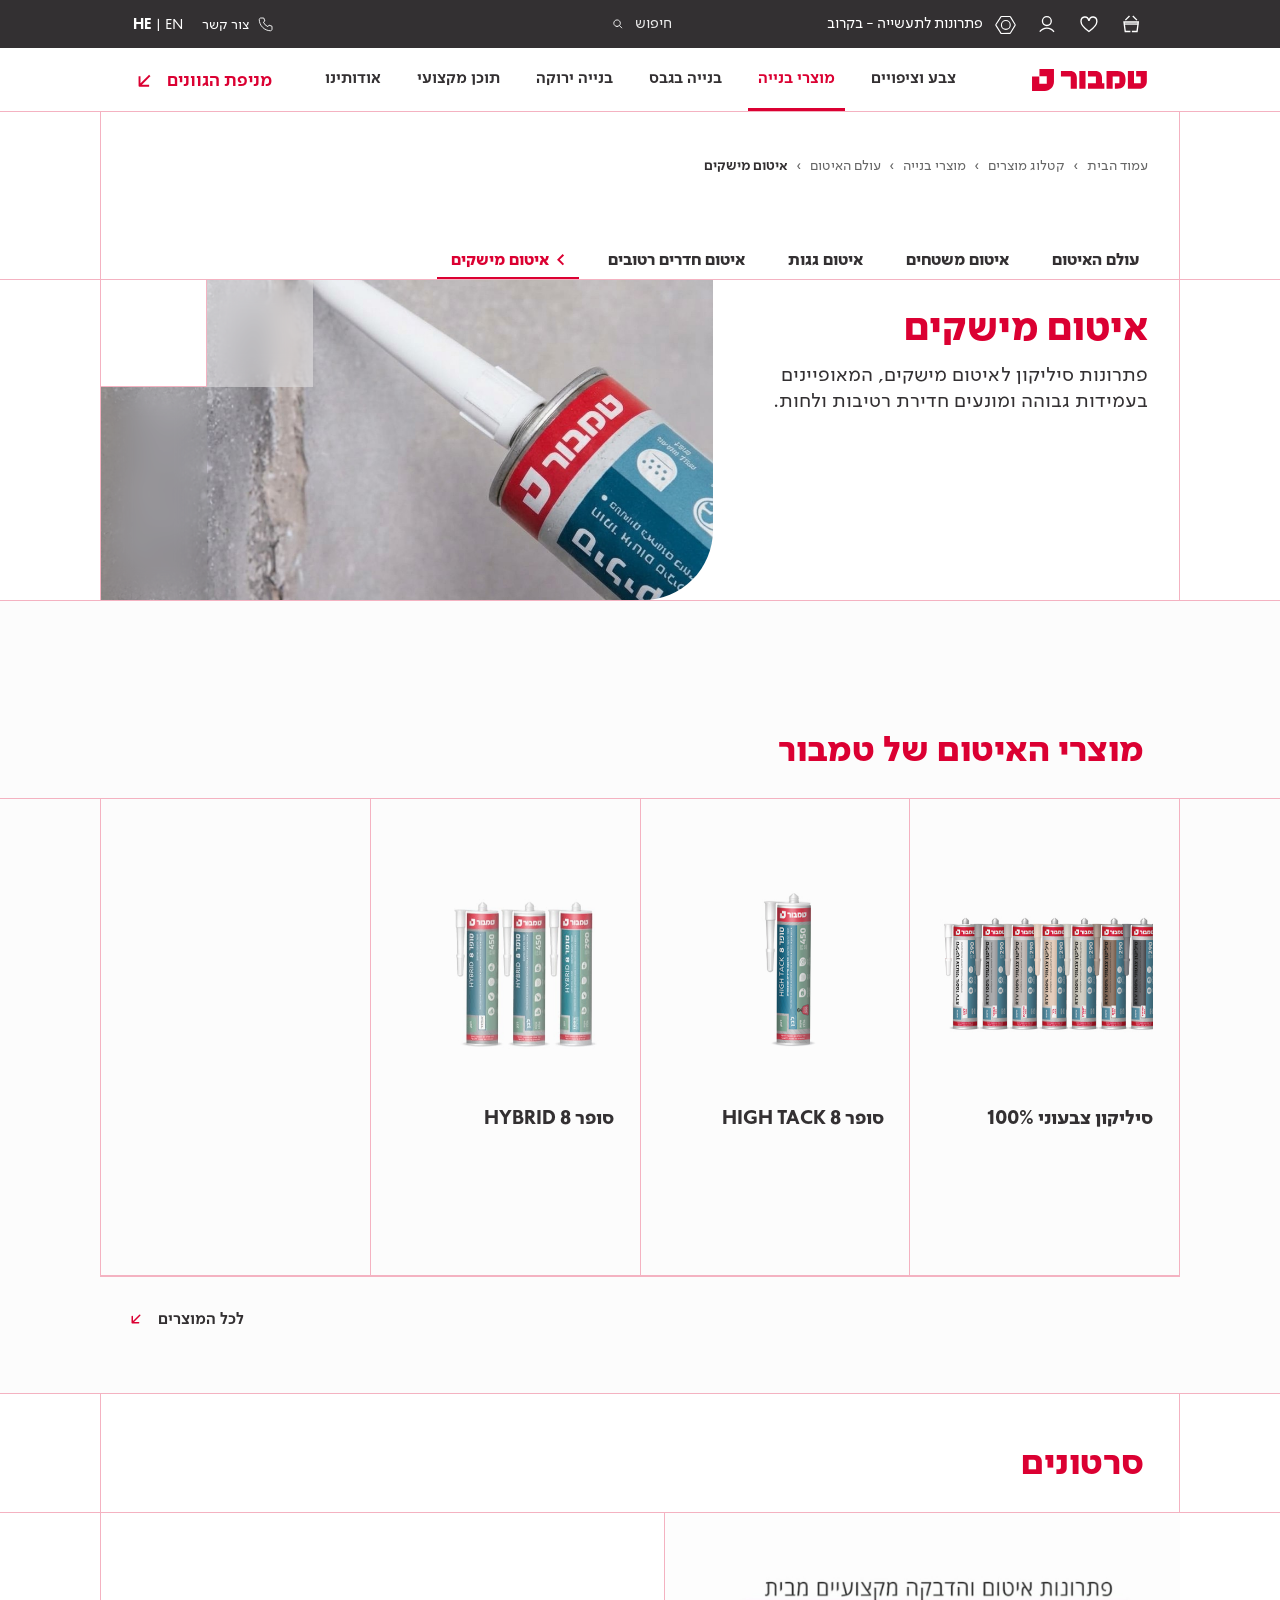
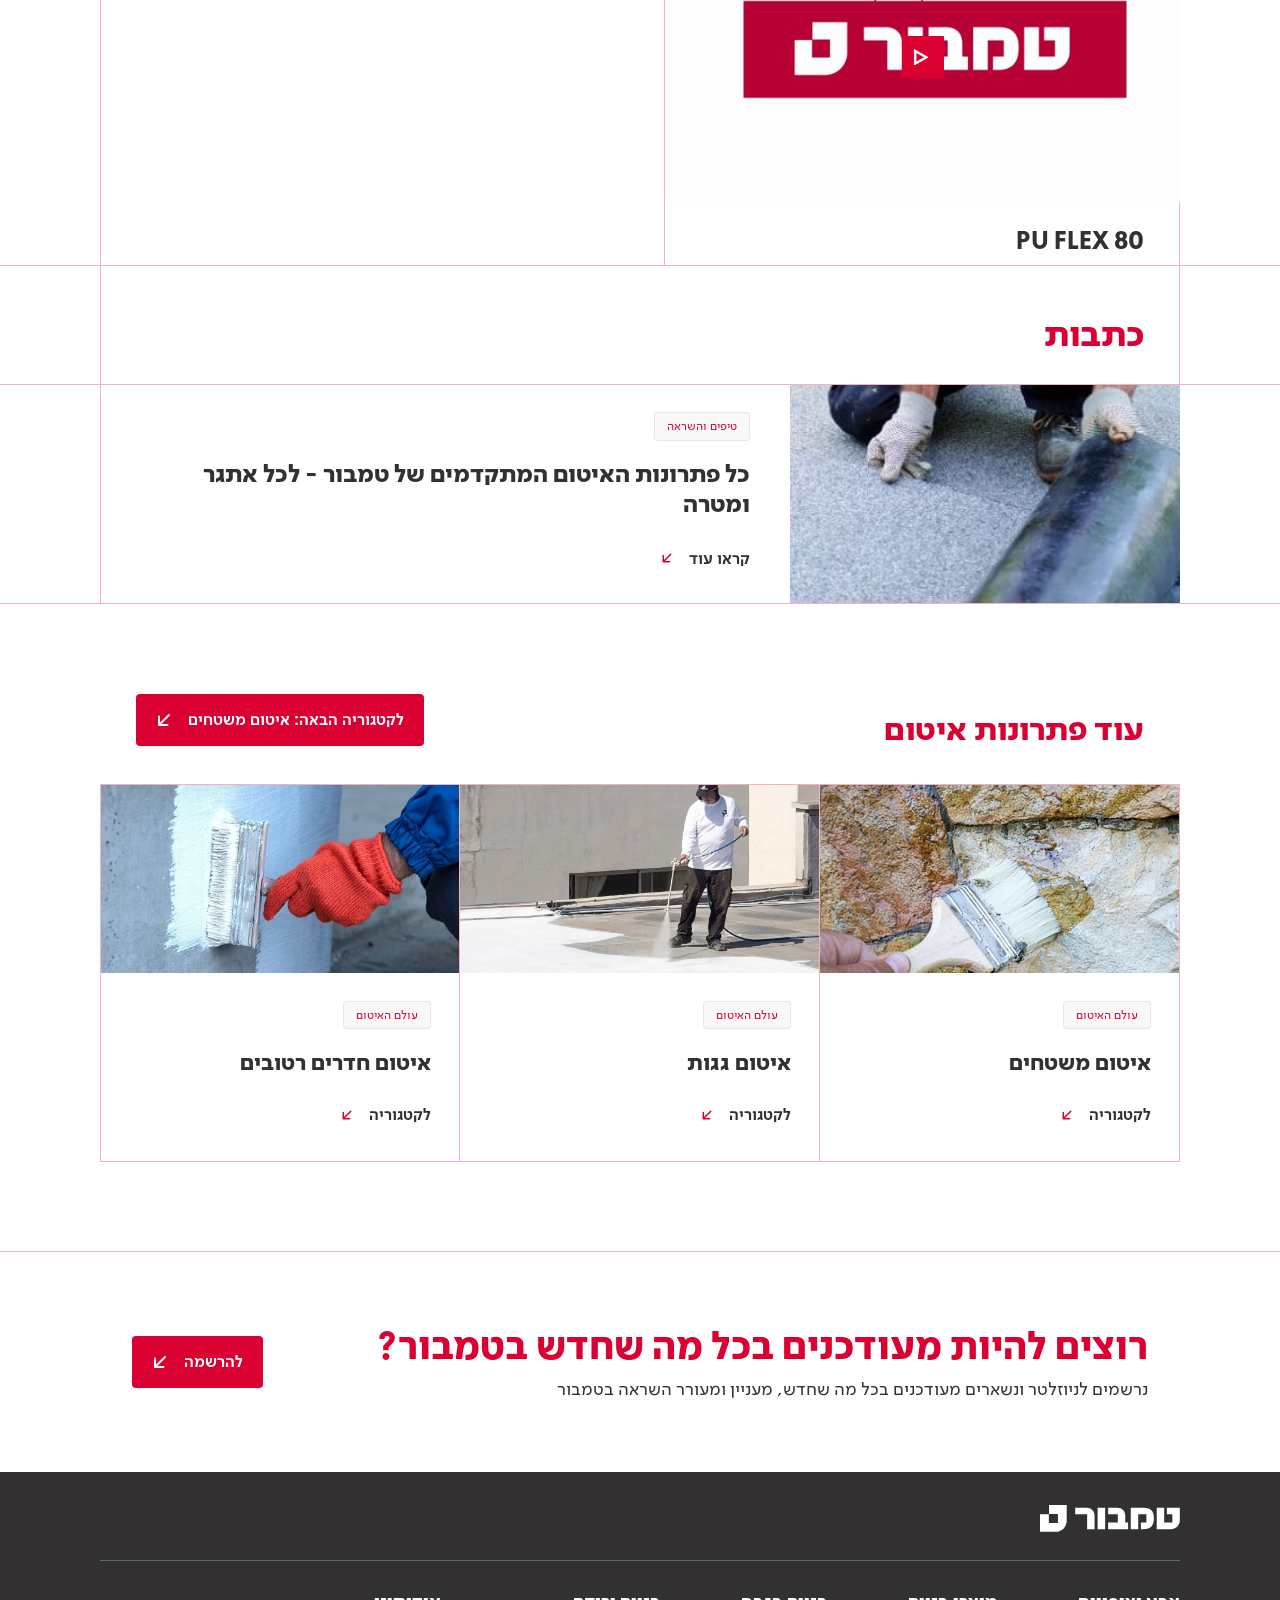
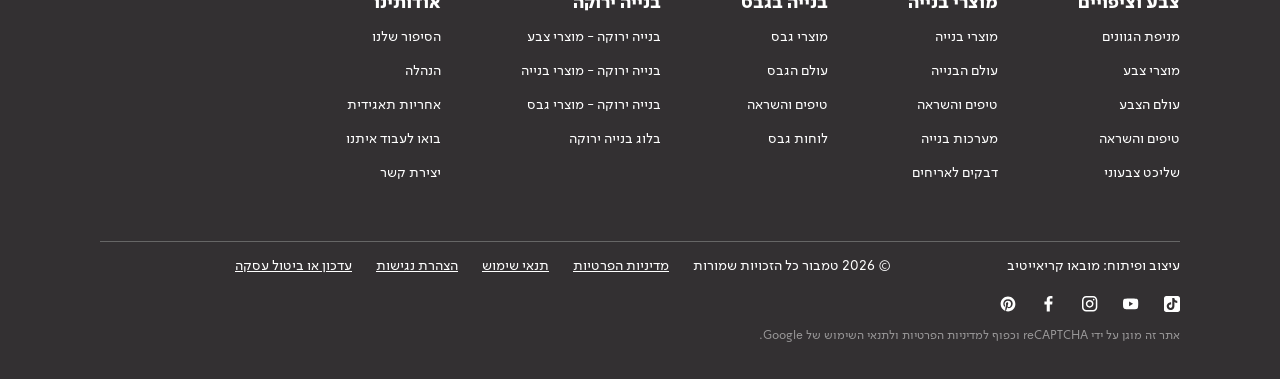
<file: joints.html>
<!doctype html>
<html lang="he" dir="rtl">
<head>
<meta charset="utf-8">
<meta name="viewport" content="width=device-width,initial-scale=1">
<title>איטום מישקים | טמבור</title>
<meta name="description" content="כל המידע, הסרטונים והטיפים שכדאי להכיר על מוצרי האיטום של טמבור.">
<link rel="stylesheet" href="css/styles.css?v=108">
</head>
<body>
<a class="skip" href="#main">דלג לתוכן</a>

<svg width="0" height="0" style="position:absolute" aria-hidden="true">
  <symbol id="logo" viewBox="0 0 627 120"><path d="M0 119.791H69.8225C97.2878 119.791 119.625 97.2884 119.625 69.6578V0.000652889H40.5372V39.5446H80.4118V80.2471H39.7092V40.7032H0V119.791Z"/><path d="M462.063 108.368C494.823 108.864 510.211 92.1536 510.211 57.9043C510.211 26.4671 495.981 11.4111 465.868 11.4111H406.47V108.203H439.892V41.5244H476.458V78.0896H451.804V108.203L462.063 108.368ZM211.066 108.203H244.489V47.9763C244.489 25.3097 229.929 11.4111 208.089 11.4111H157.625V41.5244H211.066V108.203ZM258.057 108.203H291.81V11.4111H258.057V108.203ZM305.046 108.203H394.556V78.0896H381.816V47.811C381.816 25.3097 367.422 11.4111 345.582 11.4111H305.046V41.5244H348.395V78.0896H305.046V108.203ZM522.785 108.368H585.824C607.995 108.368 626.194 90.1682 626.194 67.831V11.4111H568.12V41.5244H592.773V78.0896H556.207V11.4111H522.785V108.368Z"/></symbol><symbol id="arrow" viewBox="0 0 32 32"><path d="M21 11 11 21M11 12.5V21h8.5" fill="none" stroke="currentColor" stroke-width="2" stroke-linecap="round" stroke-linejoin="round"/></symbol>
  <symbol id="play" viewBox="0 0 14.7826 16.6304"><path d="M12.3118 8.31522L1.21134 2.07121V14.5592L12.3118 8.31522Z" fill="none" stroke="currentColor" stroke-width="2.42269"/></symbol>
  <symbol id="box" viewBox="0 0 24 24"><path d="M3.5 7.5 12 3l8.5 4.5v9L12 21l-8.5-4.5zM3.5 7.5 12 12l8.5-4.5M12 12v9" fill="none" stroke="currentColor" stroke-width="1.8" stroke-linejoin="round"/></symbol>
  <symbol id="doc" viewBox="0 0 24 24"><path d="M6 3h8l4 4v14H6zM14 3v4h4M9 12h6M9 16h6" fill="none" stroke="currentColor" stroke-width="1.8" stroke-linejoin="round"/></symbol>
</svg>

<header class="site-header">
  <div class="topbar"><div class="wrap">
    <div class="tb-right">
      <a class="ib" href="#" aria-label="עגלת קניות"><img src="assets/icons/cart-desktop.svg" alt=""></a>
      <a class="ib" href="#" aria-label="רשימת מועדפים"><img src="assets/icons/heart-desktop.svg" alt=""></a>
      <a class="ib" href="#" aria-label="התחברות"><img src="assets/icons/user-icon.svg" alt=""></a>
      <a class="hh opt" href="#"><img src="assets/icons/HardHat-desktop.svg" alt=""><span>פתרונות לתעשייה - בקרוב</span></a>
    </div>
    <a class="search" href="#"><span>חיפוש</span><svg width="28" height="28" viewBox="0 0 28 28" fill="none" aria-hidden="true"><path d="M12.5557 17.8654C15.3749 17.8654 17.6603 15.58 17.6603 12.7608C17.6603 9.94164 15.3749 7.65625 12.5557 7.65625C9.73657 7.65625 7.45117 9.94164 7.45117 12.7608C7.45117 15.58 9.73657 17.8654 12.5557 17.8654Z" stroke="#fff" stroke-width="1.5" stroke-linecap="square"/><path d="M16.1643 16.3695L19.7011 19.9063" stroke="#fff" stroke-width="1.5" stroke-linecap="square"/></svg></a>
    <div class="tb-left">
      <a class="phone" href="tel:*6477"><svg width="18" height="18" viewBox="0 0 24 24" fill="none" stroke="#fff" stroke-width="1.2" aria-hidden="true"><path d="M5 4h4l1.5 4-2 1.5a11 11 0 0 0 6 6l1.5-2 4 1.5v4c0 1-1 2-2 2C10 21 3 14 3 6c0-1 1-2 2-2z"/></svg><span>צור קשר</span></a>
      <span class="lang"><b>HE</b> | EN</span>
    </div>
  </div></div>
  <div class="mainbar"><div class="wrap">
    <a class="logo" href="index.html" aria-label="טמבור - עמוד הבית"><svg viewBox="0 0 627 120" role="img" aria-label="טמבור"><use href="#logo"/></svg></a>
    <nav class="nav" aria-label="ראשי">
      <a href="https://tambour.co.il/%D7%A7%D7%98%D7%9C%D7%95%D7%92-%D7%9E%D7%95%D7%A6%D7%A8%D7%99%D7%9D/%D7%A6%D7%91%D7%A2-%D7%95%D7%A6%D7%99%D7%A4%D7%95%D7%99%D7%99%D7%9D/">צבע וציפויים</a>
      <div class="has-mega">
        <a href="https://tambour.co.il/%D7%A7%D7%98%D7%9C%D7%95%D7%92-%D7%9E%D7%95%D7%A6%D7%A8%D7%99%D7%9D/%D7%9E%D7%95%D7%A6%D7%A8%D7%99-%D7%91%D7%A0%D7%99%D7%99%D7%94/" aria-current="page" aria-haspopup="true">מוצרי בנייה</a>
        <div class="mega" role="region" aria-label="מוצרי בנייה">
          <div class="mega-dim" aria-hidden="true"></div>
          <div class="mega-grid">
            <div class="mcol">
              <div class="mhead"><h2>מוצרי בנייה</h2></div>
              <ul class="mlist">
                <li><a class="mp on" href="https://tambour.co.il/%D7%A7%D7%98%D7%9C%D7%95%D7%92-%D7%9E%D7%95%D7%A6%D7%A8%D7%99%D7%9D/%D7%9E%D7%95%D7%A6%D7%A8%D7%99-%D7%91%D7%A0%D7%99%D7%99%D7%94/"><span class="nm">קטלוג מוצרי בנייה</span><img src="assets/img/arrow-left.svg" alt="" width="15" height="14"></a></li>
                <li><a class="mp" href="#"><span class="nm">עולם הבנייה</span><img src="assets/img/arrow-left.svg" alt="" width="15" height="14"></a></li>
                <li><a class="mp" href="index.html"><span class="nm">עולם האיטום</span><span class="new-tag">חדש</span><img src="assets/img/arrow-left.svg" alt="" width="15" height="14"></a></li>
              </ul>
            </div>
            <div class="mcol">
              <div class="mhead"><h2>קטלוג מוצרי בנייה</h2></div>
              <ul class="mlist">
                <li><a class="mch" href="https://tambour.co.il/%D7%A7%D7%98%D7%9C%D7%95%D7%92-%D7%9E%D7%95%D7%A6%D7%A8%D7%99%D7%9D/%D7%9E%D7%95%D7%A6%D7%A8%D7%99-%D7%91%D7%A0%D7%99%D7%99%D7%94/%D7%93%D7%91%D7%A7%D7%99%D7%9D-%D7%9C%D7%90%D7%A8%D7%99%D7%97%D7%99%D7%9D/">דבקים לאריחים</a></li>
                <li><a class="mch" href="https://tambour.co.il/%D7%A7%D7%98%D7%9C%D7%95%D7%92-%D7%9E%D7%95%D7%A6%D7%A8%D7%99%D7%9D/%D7%9E%D7%95%D7%A6%D7%A8%D7%99-%D7%91%D7%A0%D7%99%D7%99%D7%94/%D7%98%D7%99%D7%99%D7%97%D7%99%D7%9D/">טייחים</a></li>
                <li><a class="mch" href="https://tambour.co.il/%D7%A7%D7%98%D7%9C%D7%95%D7%92-%D7%9E%D7%95%D7%A6%D7%A8%D7%99%D7%9D/%D7%9E%D7%95%D7%A6%D7%A8%D7%99-%D7%91%D7%A0%D7%99%D7%99%D7%94/%D7%90%D7%99%D7%98%D7%95%D7%9D/">איטום</a></li>
                <li><a class="mch" href="https://tambour.co.il/%D7%A7%D7%98%D7%9C%D7%95%D7%92-%D7%9E%D7%95%D7%A6%D7%A8%D7%99%D7%9D/%D7%9E%D7%95%D7%A6%D7%A8%D7%99-%D7%91%D7%A0%D7%99%D7%99%D7%94/%D7%97%D7%95%D7%9E%D7%A8%D7%99-%D7%9E%D7%99%D7%9C%D7%95%D7%99-%D7%95%D7%94%D7%97%D7%9C%D7%A7%D7%94/">חומרי מילוי והחלקה</a></li>
                <li><a class="mch" href="https://tambour.co.il/%D7%A7%D7%98%D7%9C%D7%95%D7%92-%D7%9E%D7%95%D7%A6%D7%A8%D7%99%D7%9D/%D7%9E%D7%95%D7%A6%D7%A8%D7%99-%D7%91%D7%A0%D7%99%D7%99%D7%94/%D7%91%D7%9C%D7%95%D7%A7%D7%99-%D7%92%D7%91%D7%A1/">בלוקי גבס</a></li>
                <li><a class="mch" href="https://tambour.co.il/%D7%A7%D7%98%D7%9C%D7%95%D7%92-%D7%9E%D7%95%D7%A6%D7%A8%D7%99%D7%9D/%D7%9E%D7%95%D7%A6%D7%A8%D7%99-%D7%91%D7%A0%D7%99%D7%99%D7%94/">לכל מוצרי הבנייה</a></li>
              </ul>
            </div>
            <div class="mcol promo">
              <div class="mhead"><h3>דבקים</h3><a class="more" href="https://tambour.co.il/%D7%A7%D7%98%D7%9C%D7%95%D7%92-%D7%9E%D7%95%D7%A6%D7%A8%D7%99%D7%9D/%D7%9E%D7%95%D7%A6%D7%A8%D7%99-%D7%91%D7%A0%D7%99%D7%99%D7%94/%D7%93%D7%91%D7%A7%D7%99%D7%9D-%D7%9C%D7%90%D7%A8%D7%99%D7%97%D7%99%D7%9D/"><span>קראו עוד</span><svg viewBox="0 0 20 20" aria-hidden="true"><path d="M13 7 6 14M6 8v6h6" fill="none" stroke="currentColor" stroke-width="1.8" stroke-linecap="square"/></svg></a></div>
              <div class="pimg"><img src="assets/img/mega-promo.webp" alt=""><i class="px w"></i><i class="px t"></i><i class="px l"></i></div>
            </div>
          </div>
        </div>
      </div>
      <a href="https://tambour.co.il/%D7%A7%D7%98%D7%9C%D7%95%D7%92-%D7%9E%D7%95%D7%A6%D7%A8%D7%99%D7%9D/%D7%91%D7%A0%D7%99%D7%99%D7%94-%D7%91%D7%92%D7%91%D7%A1/">בנייה בגבס</a>
      <a href="https://tambour.co.il/%D7%A7%D7%98%D7%9C%D7%95%D7%92-%D7%9E%D7%95%D7%A6%D7%A8%D7%99%D7%9D/%D7%A6%D7%91%D7%A2-%D7%95%D7%A6%D7%99%D7%A4%D7%95%D7%99%D7%99%D7%9D/?green_building=1">בנייה ירוקה</a>
      <a href="https://tambour.co.il/blog-lobby/">תוכן מקצועי</a>
      <a href="https://tambour.co.il/about-us/">אודותינו</a>
    </nav>
    <a class="link cta" href="https://tambour.co.il/%D7%94%D7%9E%D7%A0%D7%99%D7%A4%D7%94/">מניפת הגוונים<svg viewBox="0 0 25 24" aria-hidden="true"><path d="M16.8 8l-9 9M15.8 18h-9V9" fill="none" stroke="currentColor" stroke-width="2" stroke-linecap="square" stroke-linejoin="round"/></svg></a>
    <button class="burger" aria-label="תפריט" aria-expanded="false"><svg viewBox="0 0 24 24" fill="none" stroke="currentColor" stroke-width="2" stroke-linecap="round"><path d="M4 7h16M4 12h16M4 17h16"/></svg></button>
  </div></div>
</header>




















































































<div class="crumbbar"><div class="wrap frame"><div class="crumbs"><a href="https://tambour.co.il/">עמוד הבית</a> › <a href="https://tambour.co.il/%D7%A7%D7%98%D7%9C%D7%95%D7%92-%D7%9E%D7%95%D7%A6%D7%A8%D7%99%D7%9D/">קטלוג מוצרים</a> › <a href="https://tambour.co.il/%D7%A7%D7%98%D7%9C%D7%95%D7%92-%D7%9E%D7%95%D7%A6%D7%A8%D7%99%D7%9D/%D7%9E%D7%95%D7%A6%D7%A8%D7%99-%D7%91%D7%A0%D7%99%D7%99%D7%94/">מוצרי בנייה</a> › <a href="index.html">עולם האיטום</a> › <b>איטום מישקים</b></div></div></div>
<nav class="subnav" aria-label="קטגוריות איטום">
  <div class="wrap">
    <a class="t" href="index.html">עולם האיטום</a>
    <a class="t" href="surfaces.html">איטום משטחים</a>
    <a class="t" href="roofs.html">איטום גגות</a>
    <a class="t" href="wet-rooms.html">איטום חדרים רטובים</a>
    <a class="t" href="joints.html" aria-current="page">איטום מישקים</a>
  </div>
</nav>

<main id="main">
  <section class="hero cat-hero">
    <div class="wrap frame">
      <div class="hero-copy">
        
        <h1 class="h1">איטום מישקים</h1>
        <p class="lead">פתרונות סיליקון לאיטום מישקים, המאופיינים בעמידות גבוהה ומונעים חדירת רטיבות ולחות.</p>
        
      </div>
      <div class="hero-img" aria-hidden="true"><img src="assets/img/hero-joints.jpg" alt=""><i class="c0"></i><i class="c1"></i><i class="c2"></i></div>
    </div>
  </section>

  <section class="section" id="products">
    <div class="wrap">
      <div class="sec-head"><h2 class="h2">מוצרי האיטום של טמבור</h2></div>
      <div class="pgrid" style="--cols:4"><a class="pcard" href="https://tambour.co.il/product/%D7%A1%D7%99%D7%9C%D7%99%D7%A7%D7%95%D7%9F-%D7%A6%D7%91%D7%A2%D7%95%D7%A0%D7%99-100/" target="_blank" rel="noopener"><div class="ph"><img src="assets/img/products/rtv_group_v3_web.jpg" alt=""></div><div class="pt"><h3><span class="t">סיליקון צבעוני 100%</span><span class="parr" aria-hidden="true"><svg viewBox="0 0 25 24" fill="none"><path d="M16.78 8l-9 9" stroke="currentColor" stroke-width="2" stroke-linecap="square" stroke-linejoin="round"/><path d="M15.78 18h-9V9" stroke="currentColor" stroke-width="2" stroke-linecap="square"/></svg></span></h3></div></a><a class="pcard" href="https://tambour.co.il/product/%D7%A1%D7%95%D7%A4%D7%A8-8-%D7%94%D7%99%D7%99-%D7%98%D7%90%D7%A7/" target="_blank" rel="noopener"><div class="ph"><img src="assets/img/products/super_8_high_tack_white_web.jpg" alt=""></div><div class="pt"><h3><span class="t">סופר 8 HIGH TACK</span><span class="parr" aria-hidden="true"><svg viewBox="0 0 25 24" fill="none"><path d="M16.78 8l-9 9" stroke="currentColor" stroke-width="2" stroke-linecap="square" stroke-linejoin="round"/><path d="M15.78 18h-9V9" stroke="currentColor" stroke-width="2" stroke-linecap="square"/></svg></span></h3></div></a><a class="pcard" href="product-super-8-hybrid.html"><div class="ph"><img src="assets/img/products/3-גוונים-W.jpg" alt=""></div><div class="pt"><h3><span class="t">סופר 8 HYBRID</span><span class="parr" aria-hidden="true"><svg viewBox="0 0 25 24" fill="none"><path d="M16.78 8l-9 9" stroke="currentColor" stroke-width="2" stroke-linecap="square" stroke-linejoin="round"/><path d="M15.78 18h-9V9" stroke="currentColor" stroke-width="2" stroke-linecap="square"/></svg></span></h3></div></a><div class="pfill f2" aria-hidden="true"></div></div>
      <div class="pmore"><a class="link" href="https://old.tambour.co.il/ecatalogs/sealing-products-catalog/" target="_blank" rel="noopener">לכל המוצרים<svg aria-hidden="true"><use href="#arrow"/></svg></a></div>
    </div>
  </section>

  <section class="section videos" id="videos">
    <div class="wrap frame">
      <div class="sec-head"><h2 class="h2">סרטונים</h2></div>
      <div class="vgrid"><button class="vcard" type="button" data-src="assets/video/pu-flex-80.mp4"><span class="thumb"><img src="assets/video/pu-flex-80.jpg" alt="" loading="lazy"><span class="play"><svg aria-hidden="true"><use href="#play"/></svg></span></span><span class="h4">PU FLEX 80</span></button></div>
    </div>
  </section>


  <section class="section" id="articles">
    <div class="wrap frame">
      <div class="sec-head"><h2 class="h2">כתבות</h2></div>
      <div class="alist"><a class="acard" href="article.html"><div class="ph"><img src="assets/img/articles/The-sealing_350x350px-345x345.jpg" alt="" loading="lazy"></div><div class="txt"><span class="pills"><span class="pill">טיפים והשראה</span></span><h3 class="h4">כל פתרונות האיטום המתקדמים של טמבור - לכל אתגר ומטרה</h3><span class="link">קראו עוד<svg aria-hidden="true"><use href="#arrow"/></svg></span></div></a></div>
    </div>
  </section>

  <section class="section related">
    <div class="wrap">
      <div class="sec-head"><h2 class="h2">עוד פתרונות איטום</h2>
        <a class="btn" href="surfaces.html"><svg aria-hidden="true"><use href="#arrow"/></svg>לקטגוריה הבאה: איטום משטחים</a></div>
      <div class="agrid n3"><a class="acard" href="surfaces.html"><div class="ph"><img src="assets/img/hero-surfaces.jpg" alt="" loading="lazy"></div><div class="txt"><span class="pills"><span class="pill">עולם האיטום</span></span><h3 class="h4">איטום משטחים</h3><span class="link">לקטגוריה<svg aria-hidden="true"><use href="#arrow"/></svg></span></div></a><a class="acard" href="roofs.html"><div class="ph"><img src="assets/img/hero-roofs.jpg" alt="" loading="lazy"></div><div class="txt"><span class="pills"><span class="pill">עולם האיטום</span></span><h3 class="h4">איטום גגות</h3><span class="link">לקטגוריה<svg aria-hidden="true"><use href="#arrow"/></svg></span></div></a><a class="acard" href="wet-rooms.html"><div class="ph"><img src="assets/img/hero-wet.jpg" alt="" loading="lazy"></div><div class="txt"><span class="pills"><span class="pill">עולם האיטום</span></span><h3 class="h4">איטום חדרים רטובים</h3><span class="link">לקטגוריה<svg aria-hidden="true"><use href="#arrow"/></svg></span></div></a></div>
    </div>
  </section>

  <section class="news rule">
    <div class="wrap">
      <div><h2>רוצים להיות מעודכנים בכל מה שחדש בטמבור?</h2><p>נרשמים לניוזלטר ונשארים מעודכנים בכל מה שחדש, מעניין ומעורר השראה בטמבור</p></div>
      <a class="btn" href="#"><svg aria-hidden="true"><use href="#arrow"/></svg>להרשמה</a>
    </div>
  </section>
</main>

<footer class="site-footer">
  <div class="wrap">
    <div class="ft-logo"><a href="index.html" aria-label="טמבור"><svg viewBox="0 0 627 120" role="img" aria-label="טמבור"><use href="#logo"/></svg></a></div>
    <div class="ft-nav"><div class="ft-sec"><span class="ft-title">צבע וציפויים</span><ul><li><a href="https://tambour.co.il/%D7%94%D7%9E%D7%A0%D7%99%D7%A4%D7%94/">מניפת הגוונים</a></li><li><a href="https://tambour.co.il/%D7%A7%D7%98%D7%9C%D7%95%D7%92-%D7%9E%D7%95%D7%A6%D7%A8%D7%99%D7%9D/%D7%A6%D7%91%D7%A2-%D7%95%D7%A6%D7%99%D7%A4%D7%95%D7%99%D7%99%D7%9D/">מוצרי צבע</a></li><li><a href="https://tambour.co.il/blog-lobby/?label2=%D7%A6%D7%91%D7%A2-%D7%95%D7%A6%D7%99%D7%A4%D7%95%D7%99%D7%99%D7%9D">עולם הצבע</a></li><li><a href="https://tambour.co.il/blog-lobby/?label2=%D7%A6%D7%91%D7%A2-%D7%95%D7%A6%D7%99%D7%A4%D7%95%D7%99%D7%99%D7%9D&label=tips_inspiration">טיפים והשראה</a></li><li><a href="https://tambour.co.il/%D7%A9%D7%9C%D7%99%D7%9B%D7%98/">שליכט צבעוני</a></li></ul></div><div class="ft-sec"><span class="ft-title">מוצרי בנייה</span><ul><li><a href="https://tambour.co.il/%D7%A7%D7%98%D7%9C%D7%95%D7%92-%D7%9E%D7%95%D7%A6%D7%A8%D7%99%D7%9D/%D7%9E%D7%95%D7%A6%D7%A8%D7%99-%D7%91%D7%A0%D7%99%D7%99%D7%94/">מוצרי בנייה</a></li><li><a href="https://tambour.co.il/blog-lobby/?label2=%D7%9E%D7%95%D7%A6%D7%A8%D7%99-%D7%91%D7%A0%D7%99%D7%99%D7%94">עולם הבנייה</a></li><li><a href="https://tambour.co.il/blog-lobby/?label2=%D7%9E%D7%95%D7%A6%D7%A8%D7%99-%D7%91%D7%A0%D7%99%D7%99%D7%94&label=tips_inspiration">טיפים והשראה</a></li><li><a href="https://tambour.co.il/%D7%9E%D7%A2%D7%A8%D7%9B%D7%95%D7%AA-%D7%95%D7%9E%D7%A4%D7%A8%D7%98%D7%99%D7%9D/">מערכות בנייה</a></li><li><a href="https://tambour.co.il/%D7%A7%D7%98%D7%9C%D7%95%D7%92-%D7%9E%D7%95%D7%A6%D7%A8%D7%99%D7%9D/%D7%9E%D7%95%D7%A6%D7%A8%D7%99-%D7%91%D7%A0%D7%99%D7%99%D7%94/%D7%93%D7%91%D7%A7%D7%99%D7%9D-%D7%9C%D7%90%D7%A8%D7%99%D7%97%D7%99%D7%9D/">דבקים לאריחים</a></li></ul></div><div class="ft-sec"><span class="ft-title">בנייה בגבס</span><ul><li><a href="https://tambour.co.il/%D7%A7%D7%98%D7%9C%D7%95%D7%92-%D7%9E%D7%95%D7%A6%D7%A8%D7%99%D7%9D/%D7%91%D7%A0%D7%99%D7%99%D7%94-%D7%91%D7%92%D7%91%D7%A1/">מוצרי גבס</a></li><li><a href="https://tambour.co.il/blog-lobby/?label2=%D7%91%D7%A0%D7%99%D7%99%D7%94-%D7%91%D7%92%D7%91%D7%A1">עולם הגבס</a></li><li><a href="https://tambour.co.il/blog-lobby/?label2=%D7%91%D7%A0%D7%99%D7%99%D7%94-%D7%91%D7%92%D7%91%D7%A1&label=tips_inspiration">טיפים והשראה</a></li><li><a href="https://tambour.co.il/%D7%A7%D7%98%D7%9C%D7%95%D7%92-%D7%9E%D7%95%D7%A6%D7%A8%D7%99%D7%9D/%D7%91%D7%A0%D7%99%D7%99%D7%94-%D7%91%D7%92%D7%91%D7%A1/%D7%9C%D7%95%D7%97%D7%95%D7%AA-%D7%92%D7%91%D7%A1/">לוחות גבס</a></li></ul></div><div class="ft-sec"><span class="ft-title">בנייה ירוקה</span><ul><li><a href="https://tambour.co.il/%D7%A7%D7%98%D7%9C%D7%95%D7%92-%D7%9E%D7%95%D7%A6%D7%A8%D7%99%D7%9D/%D7%A6%D7%91%D7%A2-%D7%95%D7%A6%D7%99%D7%A4%D7%95%D7%99%D7%99%D7%9D/?green_building=1">בנייה ירוקה - מוצרי צבע</a></li><li><a href="https://tambour.co.il/%D7%A7%D7%98%D7%9C%D7%95%D7%92-%D7%9E%D7%95%D7%A6%D7%A8%D7%99%D7%9D/%D7%9E%D7%95%D7%A6%D7%A8%D7%99-%D7%91%D7%A0%D7%99%D7%99%D7%94/?green_building=1">בנייה ירוקה - מוצרי בנייה</a></li><li><a href="https://tambour.co.il/%D7%A7%D7%98%D7%9C%D7%95%D7%92-%D7%9E%D7%95%D7%A6%D7%A8%D7%99%D7%9D/%D7%91%D7%A0%D7%99%D7%99%D7%94-%D7%91%D7%92%D7%91%D7%A1/?green_building=1">בנייה ירוקה - מוצרי גבס</a></li><li><a href="https://tambour.co.il/blog-lobby/?label2=%D7%91%D7%A0%D7%99%D7%99%D7%94-%D7%99%D7%A8%D7%95%D7%A7%D7%94">בלוג בנייה ירוקה</a></li></ul></div><div class="ft-sec"><span class="ft-title">אודותינו</span><ul><li><a href="https://tambour.co.il/about-us/">הסיפור שלנו</a></li><li><a href="https://tambour.co.il/about-us/%D7%97%D7%91%D7%A8%D7%99-%D7%94%D7%94%D7%A0%D7%94%D7%9C%D7%94/">הנהלה</a></li><li><a href="https://tambour.co.il/about-us/%D7%90%D7%97%D7%A8%D7%99%D7%95%D7%AA-%D7%AA%D7%90%D7%92%D7%99%D7%93%D7%99%D7%AA/">אחריות תאגידית</a></li><li><a href="https://tambour.co.il/about-us/career-lobby/">בואו לעבוד איתנו</a></li><li><a href="https://tambour.co.il/contact-us/">יצירת קשר</a></li></ul></div></div>
    <div class="ft-lower">
      <div class="ft-legal"><div class="ft-links"><a href="https://tambour.co.il/%D7%9E%D7%93%D7%99%D7%A0%D7%99%D7%95%D7%AA-%D7%94%D7%A4%D7%A8%D7%98%D7%99%D7%95%D7%AA/">מדיניות הפרטיות</a><a href="https://tambour.co.il/%D7%AA%D7%A0%D7%90%D7%99-%D7%A9%D7%99%D7%9E%D7%95%D7%A9/">תנאי שימוש</a><a href="https://tambour.co.il/%D7%94%D7%A6%D7%94%D7%A8%D7%AA-%D7%A0%D7%92%D7%99%D7%A9%D7%95%D7%AA/">הצהרת נגישות</a><a href="https://tambour.co.il/%D7%91%D7%99%D7%98%D7%95%D7%9C-%D7%90%D7%95-%D7%A2%D7%93%D7%9B%D7%95%D7%9F-%D7%A2%D7%A1%D7%A7%D7%94/">עדכון או ביטול עסקה</a></div><div class="ft-copy"><a href="https://moveo.co.il/" target="_blank" rel="noopener">עיצוב ופיתוח: מובאו קריאייטיב</a><span>© 2026 טמבור כל הזכויות שמורות</span></div></div>
      <div class="ft-social"><a href="https://vt.tiktok.com/ZS55eFFQo/" target="_blank" rel="noopener" aria-label="טיקטוק"><img src="assets/icons/tiktok.svg" alt=""></a><a href="https://www.youtube.com/user/TambourTV" target="_blank" rel="noopener" aria-label="יוטיוב"><img src="assets/icons/youtube.svg" alt=""></a><a href="https://www.instagram.com/tambour_il/profilecard" target="_blank" rel="noopener" aria-label="אינסטגרם"><img src="assets/icons/instagram.svg" alt=""></a><a href="https://www.facebook.com/tambourgroup" target="_blank" rel="noopener" aria-label="פייסבוק"><img src="assets/icons/facebook.svg" alt=""></a><a href="https://www.pinterest.com/tambourpaints/" target="_blank" rel="noopener" aria-label="פינטרסט"><img src="assets/icons/pinterest.svg" alt=""></a></div>
    </div>
    <p class="ft-recaptcha">אתר זה מוגן על ידי reCAPTCHA וכפוף למדיניות הפרטיות ולתנאי השימוש של Google.</p>
  </div>
</footer>
<script src="js/site.js"></script>
<script src="js/video.js"></script>
</body>
</html>
</file>
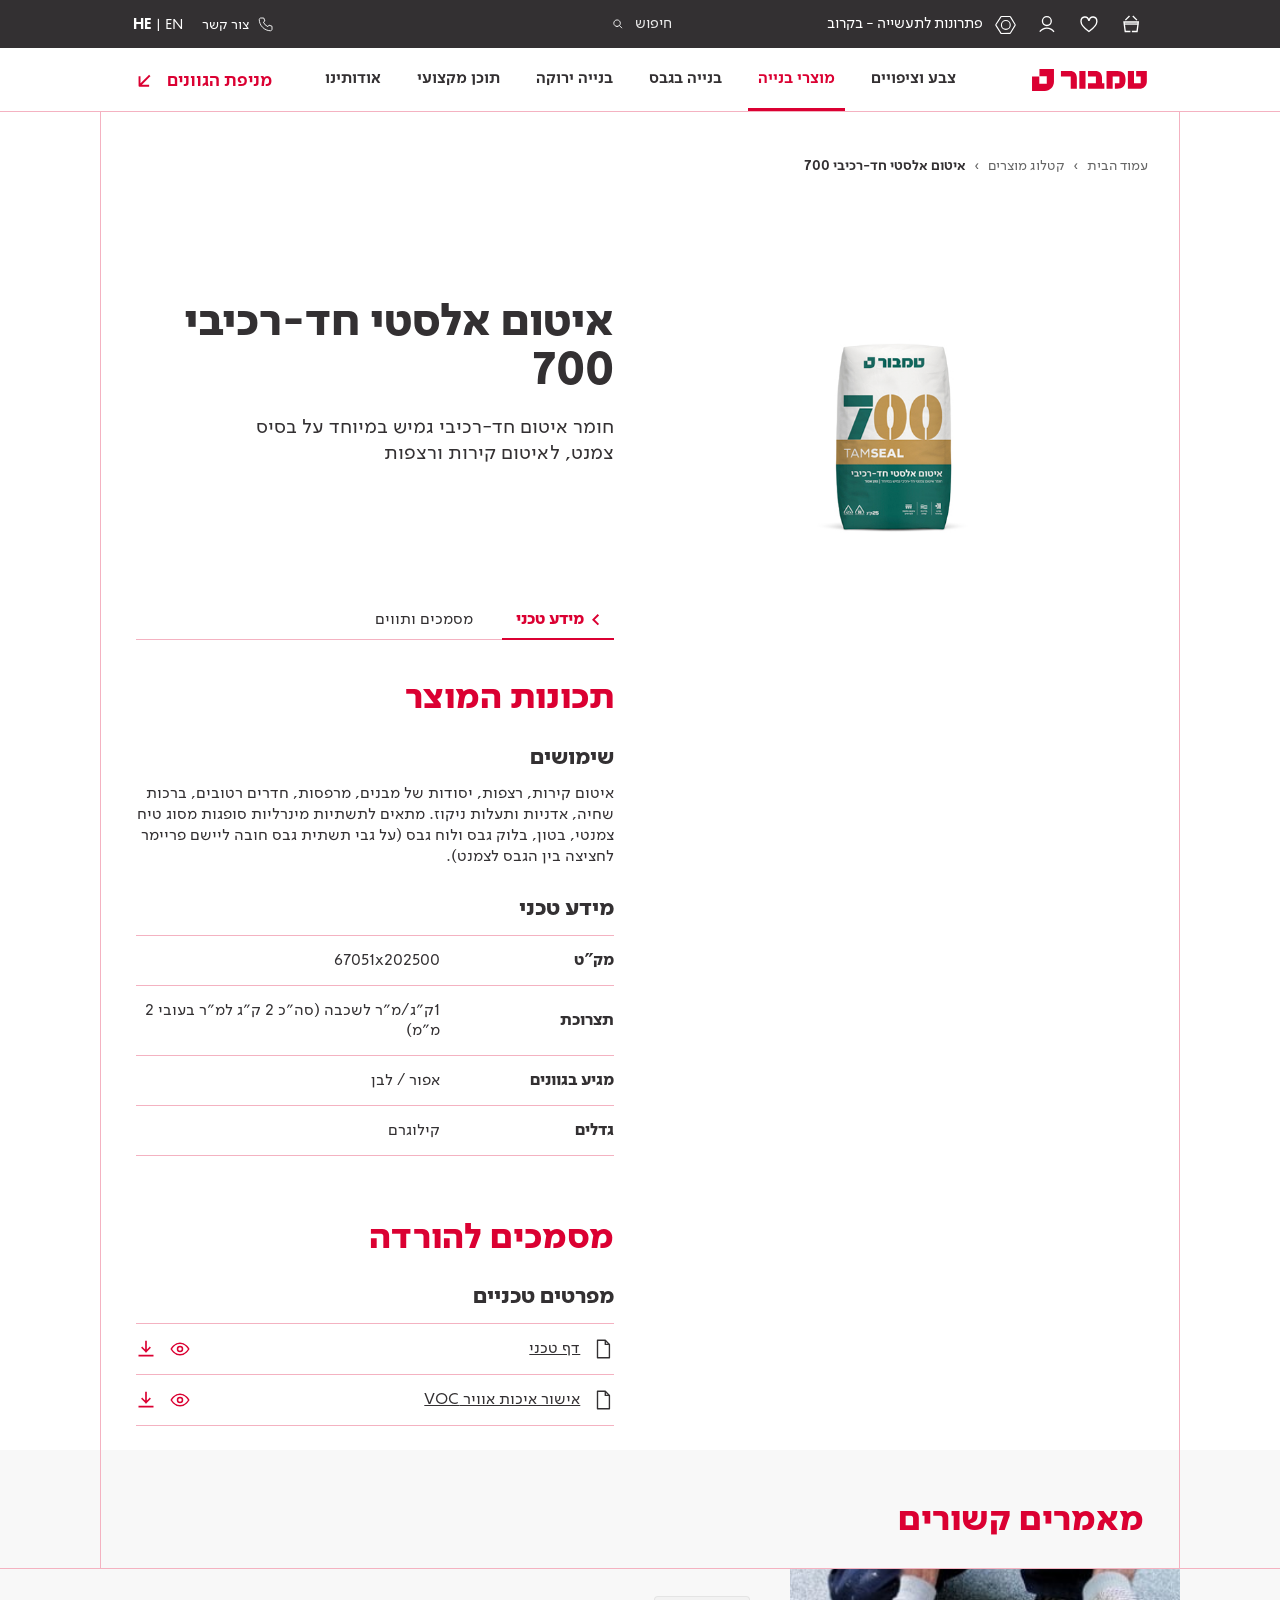
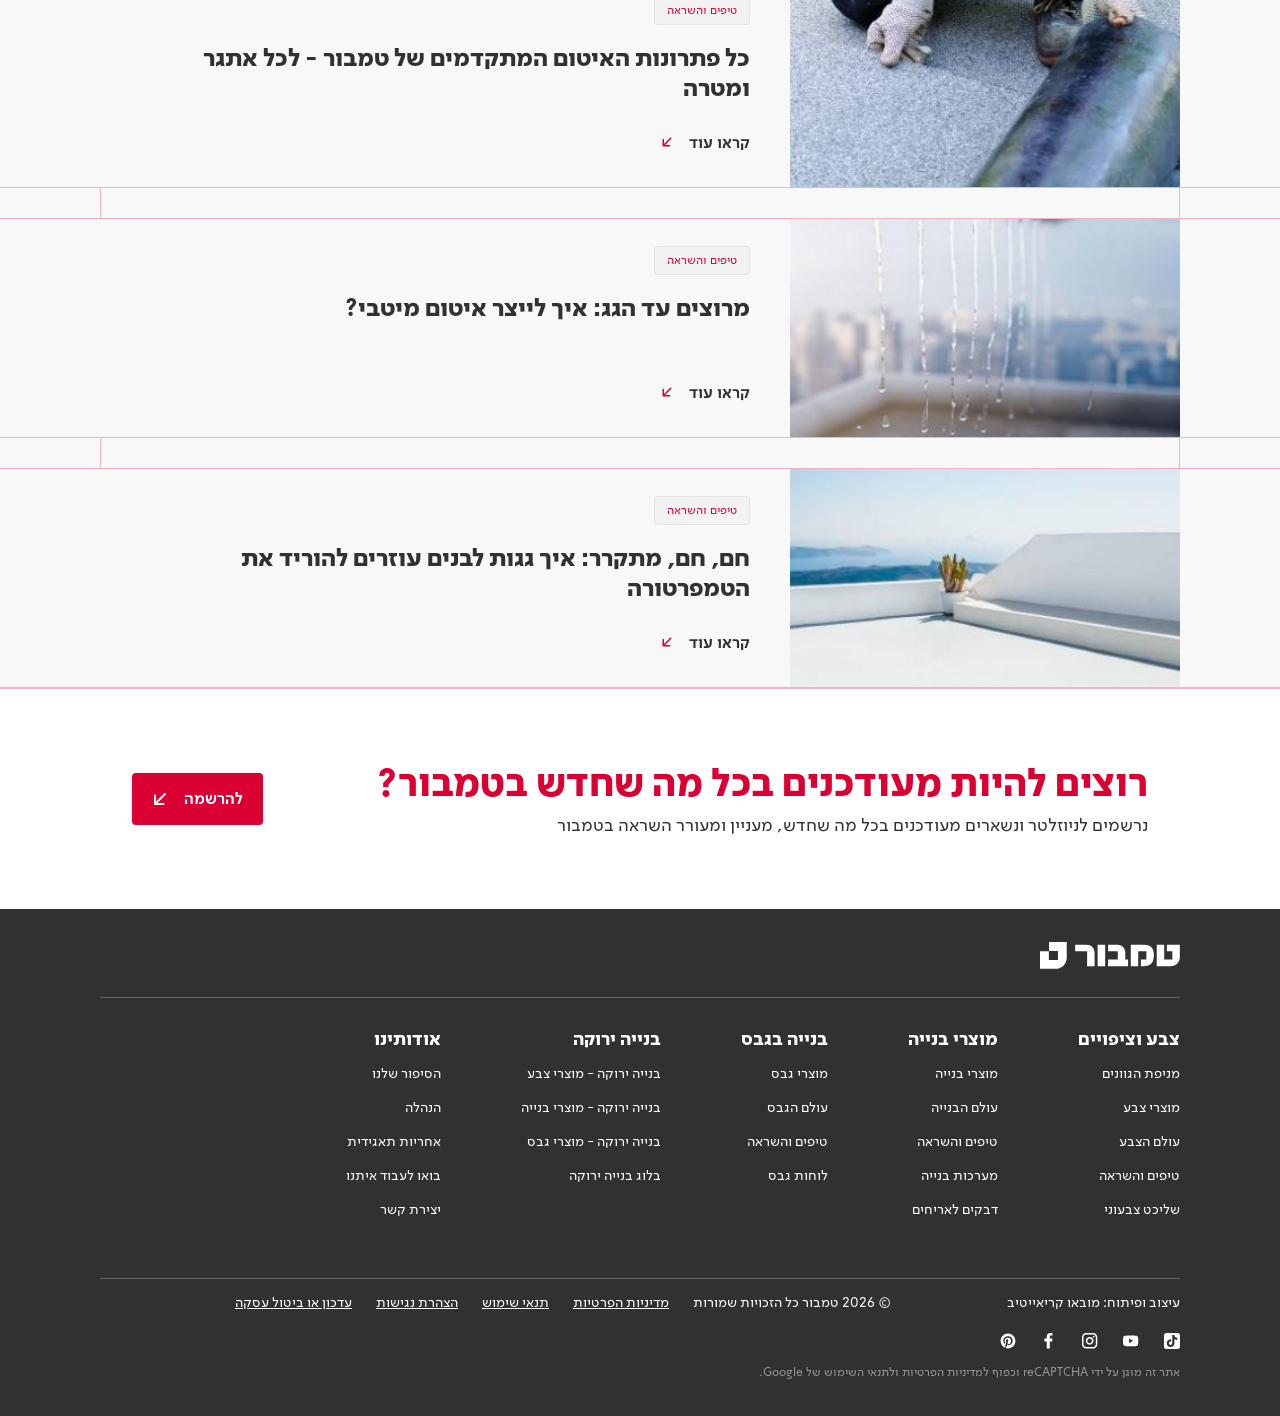
<file: product-700.html>
<!doctype html>
<html lang="he" dir="rtl">
<head>
<meta charset="utf-8">
<meta name="viewport" content="width=device-width,initial-scale=1">
<title>איטום אלסטי חד-רכיבי 700 | טמבור</title>
<meta name="description" content="כל המידע, הסרטונים והטיפים שכדאי להכיר על מוצרי האיטום של טמבור.">
<link rel="stylesheet" href="css/styles.css?v=108">
</head>
<body>
<a class="skip" href="#main">דלג לתוכן</a>

<svg width="0" height="0" style="position:absolute" aria-hidden="true">
  <symbol id="logo" viewBox="0 0 627 120"><path d="M0 119.791H69.8225C97.2878 119.791 119.625 97.2884 119.625 69.6578V0.000652889H40.5372V39.5446H80.4118V80.2471H39.7092V40.7032H0V119.791Z"/><path d="M462.063 108.368C494.823 108.864 510.211 92.1536 510.211 57.9043C510.211 26.4671 495.981 11.4111 465.868 11.4111H406.47V108.203H439.892V41.5244H476.458V78.0896H451.804V108.203L462.063 108.368ZM211.066 108.203H244.489V47.9763C244.489 25.3097 229.929 11.4111 208.089 11.4111H157.625V41.5244H211.066V108.203ZM258.057 108.203H291.81V11.4111H258.057V108.203ZM305.046 108.203H394.556V78.0896H381.816V47.811C381.816 25.3097 367.422 11.4111 345.582 11.4111H305.046V41.5244H348.395V78.0896H305.046V108.203ZM522.785 108.368H585.824C607.995 108.368 626.194 90.1682 626.194 67.831V11.4111H568.12V41.5244H592.773V78.0896H556.207V11.4111H522.785V108.368Z"/></symbol><symbol id="arrow" viewBox="0 0 32 32"><path d="M21 11 11 21M11 12.5V21h8.5" fill="none" stroke="currentColor" stroke-width="2" stroke-linecap="round" stroke-linejoin="round"/></symbol>
  <symbol id="play" viewBox="0 0 14.7826 16.6304"><path d="M12.3118 8.31522L1.21134 2.07121V14.5592L12.3118 8.31522Z" fill="none" stroke="currentColor" stroke-width="2.42269"/></symbol>
  <symbol id="box" viewBox="0 0 24 24"><path d="M3.5 7.5 12 3l8.5 4.5v9L12 21l-8.5-4.5zM3.5 7.5 12 12l8.5-4.5M12 12v9" fill="none" stroke="currentColor" stroke-width="1.8" stroke-linejoin="round"/></symbol>
  <symbol id="doc" viewBox="0 0 24 24"><path d="M6 3h8l4 4v14H6zM14 3v4h4M9 12h6M9 16h6" fill="none" stroke="currentColor" stroke-width="1.8" stroke-linejoin="round"/></symbol>
</svg>

<header class="site-header">
  <div class="topbar"><div class="wrap">
    <div class="tb-right">
      <a class="ib" href="#" aria-label="עגלת קניות"><img src="assets/icons/cart-desktop.svg" alt=""></a>
      <a class="ib" href="#" aria-label="רשימת מועדפים"><img src="assets/icons/heart-desktop.svg" alt=""></a>
      <a class="ib" href="#" aria-label="התחברות"><img src="assets/icons/user-icon.svg" alt=""></a>
      <a class="hh opt" href="#"><img src="assets/icons/HardHat-desktop.svg" alt=""><span>פתרונות לתעשייה - בקרוב</span></a>
    </div>
    <a class="search" href="#"><span>חיפוש</span><svg width="28" height="28" viewBox="0 0 28 28" fill="none" aria-hidden="true"><path d="M12.5557 17.8654C15.3749 17.8654 17.6603 15.58 17.6603 12.7608C17.6603 9.94164 15.3749 7.65625 12.5557 7.65625C9.73657 7.65625 7.45117 9.94164 7.45117 12.7608C7.45117 15.58 9.73657 17.8654 12.5557 17.8654Z" stroke="#fff" stroke-width="1.5" stroke-linecap="square"/><path d="M16.1643 16.3695L19.7011 19.9063" stroke="#fff" stroke-width="1.5" stroke-linecap="square"/></svg></a>
    <div class="tb-left">
      <a class="phone" href="tel:*6477"><svg width="18" height="18" viewBox="0 0 24 24" fill="none" stroke="#fff" stroke-width="1.2" aria-hidden="true"><path d="M5 4h4l1.5 4-2 1.5a11 11 0 0 0 6 6l1.5-2 4 1.5v4c0 1-1 2-2 2C10 21 3 14 3 6c0-1 1-2 2-2z"/></svg><span>צור קשר</span></a>
      <span class="lang"><b>HE</b> | EN</span>
    </div>
  </div></div>
  <div class="mainbar"><div class="wrap">
    <a class="logo" href="index.html" aria-label="טמבור - עמוד הבית"><svg viewBox="0 0 627 120" role="img" aria-label="טמבור"><use href="#logo"/></svg></a>
    <nav class="nav" aria-label="ראשי">
      <a href="https://tambour.co.il/%D7%A7%D7%98%D7%9C%D7%95%D7%92-%D7%9E%D7%95%D7%A6%D7%A8%D7%99%D7%9D/%D7%A6%D7%91%D7%A2-%D7%95%D7%A6%D7%99%D7%A4%D7%95%D7%99%D7%99%D7%9D/">צבע וציפויים</a>
      <div class="has-mega">
        <a href="https://tambour.co.il/%D7%A7%D7%98%D7%9C%D7%95%D7%92-%D7%9E%D7%95%D7%A6%D7%A8%D7%99%D7%9D/%D7%9E%D7%95%D7%A6%D7%A8%D7%99-%D7%91%D7%A0%D7%99%D7%99%D7%94/" aria-current="page" aria-haspopup="true">מוצרי בנייה</a>
        <div class="mega" role="region" aria-label="מוצרי בנייה">
          <div class="mega-dim" aria-hidden="true"></div>
          <div class="mega-grid">
            <div class="mcol">
              <div class="mhead"><h2>מוצרי בנייה</h2></div>
              <ul class="mlist">
                <li><a class="mp on" href="https://tambour.co.il/%D7%A7%D7%98%D7%9C%D7%95%D7%92-%D7%9E%D7%95%D7%A6%D7%A8%D7%99%D7%9D/%D7%9E%D7%95%D7%A6%D7%A8%D7%99-%D7%91%D7%A0%D7%99%D7%99%D7%94/"><span class="nm">קטלוג מוצרי בנייה</span><img src="assets/img/arrow-left.svg" alt="" width="15" height="14"></a></li>
                <li><a class="mp" href="#"><span class="nm">עולם הבנייה</span><img src="assets/img/arrow-left.svg" alt="" width="15" height="14"></a></li>
                <li><a class="mp" href="index.html"><span class="nm">עולם האיטום</span><span class="new-tag">חדש</span><img src="assets/img/arrow-left.svg" alt="" width="15" height="14"></a></li>
              </ul>
            </div>
            <div class="mcol">
              <div class="mhead"><h2>קטלוג מוצרי בנייה</h2></div>
              <ul class="mlist">
                <li><a class="mch" href="https://tambour.co.il/%D7%A7%D7%98%D7%9C%D7%95%D7%92-%D7%9E%D7%95%D7%A6%D7%A8%D7%99%D7%9D/%D7%9E%D7%95%D7%A6%D7%A8%D7%99-%D7%91%D7%A0%D7%99%D7%99%D7%94/%D7%93%D7%91%D7%A7%D7%99%D7%9D-%D7%9C%D7%90%D7%A8%D7%99%D7%97%D7%99%D7%9D/">דבקים לאריחים</a></li>
                <li><a class="mch" href="https://tambour.co.il/%D7%A7%D7%98%D7%9C%D7%95%D7%92-%D7%9E%D7%95%D7%A6%D7%A8%D7%99%D7%9D/%D7%9E%D7%95%D7%A6%D7%A8%D7%99-%D7%91%D7%A0%D7%99%D7%99%D7%94/%D7%98%D7%99%D7%99%D7%97%D7%99%D7%9D/">טייחים</a></li>
                <li><a class="mch" href="https://tambour.co.il/%D7%A7%D7%98%D7%9C%D7%95%D7%92-%D7%9E%D7%95%D7%A6%D7%A8%D7%99%D7%9D/%D7%9E%D7%95%D7%A6%D7%A8%D7%99-%D7%91%D7%A0%D7%99%D7%99%D7%94/%D7%90%D7%99%D7%98%D7%95%D7%9D/">איטום</a></li>
                <li><a class="mch" href="https://tambour.co.il/%D7%A7%D7%98%D7%9C%D7%95%D7%92-%D7%9E%D7%95%D7%A6%D7%A8%D7%99%D7%9D/%D7%9E%D7%95%D7%A6%D7%A8%D7%99-%D7%91%D7%A0%D7%99%D7%99%D7%94/%D7%97%D7%95%D7%9E%D7%A8%D7%99-%D7%9E%D7%99%D7%9C%D7%95%D7%99-%D7%95%D7%94%D7%97%D7%9C%D7%A7%D7%94/">חומרי מילוי והחלקה</a></li>
                <li><a class="mch" href="https://tambour.co.il/%D7%A7%D7%98%D7%9C%D7%95%D7%92-%D7%9E%D7%95%D7%A6%D7%A8%D7%99%D7%9D/%D7%9E%D7%95%D7%A6%D7%A8%D7%99-%D7%91%D7%A0%D7%99%D7%99%D7%94/%D7%91%D7%9C%D7%95%D7%A7%D7%99-%D7%92%D7%91%D7%A1/">בלוקי גבס</a></li>
                <li><a class="mch" href="https://tambour.co.il/%D7%A7%D7%98%D7%9C%D7%95%D7%92-%D7%9E%D7%95%D7%A6%D7%A8%D7%99%D7%9D/%D7%9E%D7%95%D7%A6%D7%A8%D7%99-%D7%91%D7%A0%D7%99%D7%99%D7%94/">לכל מוצרי הבנייה</a></li>
              </ul>
            </div>
            <div class="mcol promo">
              <div class="mhead"><h3>דבקים</h3><a class="more" href="https://tambour.co.il/%D7%A7%D7%98%D7%9C%D7%95%D7%92-%D7%9E%D7%95%D7%A6%D7%A8%D7%99%D7%9D/%D7%9E%D7%95%D7%A6%D7%A8%D7%99-%D7%91%D7%A0%D7%99%D7%99%D7%94/%D7%93%D7%91%D7%A7%D7%99%D7%9D-%D7%9C%D7%90%D7%A8%D7%99%D7%97%D7%99%D7%9D/"><span>קראו עוד</span><svg viewBox="0 0 20 20" aria-hidden="true"><path d="M13 7 6 14M6 8v6h6" fill="none" stroke="currentColor" stroke-width="1.8" stroke-linecap="square"/></svg></a></div>
              <div class="pimg"><img src="assets/img/mega-promo.webp" alt=""><i class="px w"></i><i class="px t"></i><i class="px l"></i></div>
            </div>
          </div>
        </div>
      </div>
      <a href="https://tambour.co.il/%D7%A7%D7%98%D7%9C%D7%95%D7%92-%D7%9E%D7%95%D7%A6%D7%A8%D7%99%D7%9D/%D7%91%D7%A0%D7%99%D7%99%D7%94-%D7%91%D7%92%D7%91%D7%A1/">בנייה בגבס</a>
      <a href="https://tambour.co.il/%D7%A7%D7%98%D7%9C%D7%95%D7%92-%D7%9E%D7%95%D7%A6%D7%A8%D7%99%D7%9D/%D7%A6%D7%91%D7%A2-%D7%95%D7%A6%D7%99%D7%A4%D7%95%D7%99%D7%99%D7%9D/?green_building=1">בנייה ירוקה</a>
      <a href="https://tambour.co.il/blog-lobby/">תוכן מקצועי</a>
      <a href="https://tambour.co.il/about-us/">אודותינו</a>
    </nav>
    <a class="link cta" href="https://tambour.co.il/%D7%94%D7%9E%D7%A0%D7%99%D7%A4%D7%94/">מניפת הגוונים<svg viewBox="0 0 25 24" aria-hidden="true"><path d="M16.8 8l-9 9M15.8 18h-9V9" fill="none" stroke="currentColor" stroke-width="2" stroke-linecap="square" stroke-linejoin="round"/></svg></a>
    <button class="burger" aria-label="תפריט" aria-expanded="false"><svg viewBox="0 0 24 24" fill="none" stroke="currentColor" stroke-width="2" stroke-linecap="round"><path d="M4 7h16M4 12h16M4 17h16"/></svg></button>
  </div></div>
</header>




















































































<div class="crumbbar"><div class="wrap frame"><div class="crumbs"><a href="https://tambour.co.il/">עמוד הבית</a> › <a href="https://tambour.co.il/%D7%A7%D7%98%D7%9C%D7%95%D7%92-%D7%9E%D7%95%D7%A6%D7%A8%D7%99%D7%9D/">קטלוג מוצרים</a> › <b>איטום אלסטי חד-רכיבי 700</b></div></div></div>

<main id="main">
  
  <section class="prod">
    <div class="wrap frame prod-grid">
      <div class="prod-media"><img src="assets/img/products/700_web1.jpg" alt="איטום אלסטי חד-רכיבי 700"></div>
      <div class="prod-info">
        <h1 class="prod-h1">איטום אלסטי חד-רכיבי 700</h1>
        <p class="prod-sub">חומר איטום חד-רכיבי גמיש במיוחד על בסיס צמנט, לאיטום קירות ורצפות</p>
      </div>
    </div>
    <div class="wrap frame prod-grid prod-body">
      <div class="prod-empty" aria-hidden="true"></div>
      <div class="prod-col">
        <div class="ptabs"><a class="on" href="#tech">מידע טכני</a><a href="#docs">מסמכים ותווים</a></div>
        <div class="pbox" id="tech">
          <h2 class="ph2">תכונות המוצר</h2>
          <h3 class="ph3">שימושים</h3>
          <p class="puse">איטום קירות, רצפות, יסודות של מבנים, מרפסות, חדרים רטובים, ברכות שחיה, אדניות ותעלות ניקוז. מתאים לתשתיות מינרליות סופגות מסוג טיח צמנטי, בטון, בלוק גבס ולוח גבס (על גבי תשתית גבס חובה ליישם פריימר לחציצה בין הגבס לצמנט).</p>
          <h3 class="ph3">מידע טכני</h3>
          <div class="ttable"><div class="trow"><span class="k">מק"ט</span><span class="v">67051x202500</span></div><div class="trow"><span class="k">תצרוכת</span><span class="v">1ק״ג/מ״ר לשכבה (סה״כ 2 ק״ג למ״ר בעובי 2 מ״מ)</span></div><div class="trow"><span class="k">מגיע בגוונים</span><span class="v">אפור / לבן</span></div><div class="trow"><span class="k">גדלים</span><span class="v">קילוגרם</span></div></div>
        </div>
        <div class="pbox" id="docs">
          <h2 class="ph2">מסמכים להורדה</h2>
          <h3 class="ph3">מפרטים טכניים</h3>
          <div class="dtable"><div class="drow"><a class="dn" href="https://old.tambour.co.il/wp-content/uploads/2018/07/%D7%90%D7%99%D7%98%D7%95%D7%9D-%D7%90%D7%9C%D7%A1%D7%98%D7%99-%D7%97%D7%93-%D7%A8%D7%9B%D7%99%D7%91%D7%99-700-TAMSEAL.pdf" target="_blank" rel="noopener"><svg class="ic" viewBox="0 0 24 24" fill="none" aria-hidden="true"><path d="M6 2.5h8.5L19 7v14.5H6z" stroke="currentColor" stroke-width="1.5" stroke-linejoin="round"/><path d="M14.5 2.5V7H19" stroke="currentColor" stroke-width="1.5" stroke-linejoin="round"/></svg><span>דף טכני</span></a><span class="da"><a href="https://old.tambour.co.il/wp-content/uploads/2018/07/%D7%90%D7%99%D7%98%D7%95%D7%9D-%D7%90%D7%9C%D7%A1%D7%98%D7%99-%D7%97%D7%93-%D7%A8%D7%9B%D7%99%D7%91%D7%99-700-TAMSEAL.pdf" target="_blank" rel="noopener" aria-label="צפייה"><svg class="ic" viewBox="0 0 24 24" fill="none" aria-hidden="true"><path d="M1.5 12S5.5 5 12 5s10.5 7 10.5 7-4 7-10.5 7S1.5 12 1.5 12z" stroke="currentColor" stroke-width="1.8"/><circle cx="12" cy="12" r="3" stroke="currentColor" stroke-width="1.8"/></svg></a><a href="https://old.tambour.co.il/wp-content/uploads/2018/07/%D7%90%D7%99%D7%98%D7%95%D7%9D-%D7%90%D7%9C%D7%A1%D7%98%D7%99-%D7%97%D7%93-%D7%A8%D7%9B%D7%99%D7%91%D7%99-700-TAMSEAL.pdf" target="_blank" rel="noopener" download aria-label="הורדה"><svg class="ic" viewBox="0 0 24 24" fill="none" aria-hidden="true"><path d="M12 3v12m0 0-4.5-4.5M12 15l4.5-4.5M4 20h16" stroke="currentColor" stroke-width="2" stroke-linecap="square"/></svg></a></span></div><div class="drow"><a class="dn" href="https://old.tambour.co.il/wp-content/uploads/2018/07/59249.A004.Tambour-700-LEED-AgB.en_.pdf" target="_blank" rel="noopener"><svg class="ic" viewBox="0 0 24 24" fill="none" aria-hidden="true"><path d="M6 2.5h8.5L19 7v14.5H6z" stroke="currentColor" stroke-width="1.5" stroke-linejoin="round"/><path d="M14.5 2.5V7H19" stroke="currentColor" stroke-width="1.5" stroke-linejoin="round"/></svg><span>אישור איכות אוויר VOC</span></a><span class="da"><a href="https://old.tambour.co.il/wp-content/uploads/2018/07/59249.A004.Tambour-700-LEED-AgB.en_.pdf" target="_blank" rel="noopener" aria-label="צפייה"><svg class="ic" viewBox="0 0 24 24" fill="none" aria-hidden="true"><path d="M1.5 12S5.5 5 12 5s10.5 7 10.5 7-4 7-10.5 7S1.5 12 1.5 12z" stroke="currentColor" stroke-width="1.8"/><circle cx="12" cy="12" r="3" stroke="currentColor" stroke-width="1.8"/></svg></a><a href="https://old.tambour.co.il/wp-content/uploads/2018/07/59249.A004.Tambour-700-LEED-AgB.en_.pdf" target="_blank" rel="noopener" download aria-label="הורדה"><svg class="ic" viewBox="0 0 24 24" fill="none" aria-hidden="true"><path d="M12 3v12m0 0-4.5-4.5M12 15l4.5-4.5M4 20h16" stroke="currentColor" stroke-width="2" stroke-linecap="square"/></svg></a></span></div></div>
        </div>
      </div>
    </div>
  </section>

  <section class="section pr-arts" id="articles">
    <div class="wrap frame">
      <div class="sec-head"><h2 class="h2">מאמרים קשורים</h2></div>
      <div class="alist"><a class="acard" href="article.html"><div class="ph"><img src="assets/img/articles/The-sealing_350x350px-345x345.jpg" alt="" loading="lazy"></div><div class="txt"><span class="pills"><span class="pill">טיפים והשראה</span></span><h3 class="h4">כל פתרונות האיטום המתקדמים של טמבור - לכל אתגר ומטרה</h3><span class="link">קראו עוד<svg aria-hidden="true"><use href="#arrow"/></svg></span></div></a><a class="acard" href="article-rain.html"><div class="ph"><img src="assets/img/articles/שגיא-345x345.jpg" alt="" loading="lazy"></div><div class="txt"><span class="pills"><span class="pill">טיפים והשראה</span></span><h3 class="h4">מרוצים עד הגג: איך לייצר איטום מיטבי?</h3><span class="link">קראו עוד<svg aria-hidden="true"><use href="#arrow"/></svg></span></div></a><a class="acard" href="article-white-roofs.html"><div class="ph"><img src="assets/img/articles/shutterstock_257429302-1-345x345.jpg" alt="" loading="lazy"></div><div class="txt"><span class="pills"><span class="pill">טיפים והשראה</span></span><h3 class="h4">חם, חם, מתקרר: איך גגות לבנים עוזרים להוריד את הטמפרטורה</h3><span class="link">קראו עוד<svg aria-hidden="true"><use href="#arrow"/></svg></span></div></a></div>
    </div>
  </section>

  <section class="news rule">
    <div class="wrap">
      <div><h2>רוצים להיות מעודכנים בכל מה שחדש בטמבור?</h2><p>נרשמים לניוזלטר ונשארים מעודכנים בכל מה שחדש, מעניין ומעורר השראה בטמבור</p></div>
      <a class="btn" href="#"><svg aria-hidden="true"><use href="#arrow"/></svg>להרשמה</a>
    </div>
  </section>
</main>

<footer class="site-footer">
  <div class="wrap">
    <div class="ft-logo"><a href="index.html" aria-label="טמבור"><svg viewBox="0 0 627 120" role="img" aria-label="טמבור"><use href="#logo"/></svg></a></div>
    <div class="ft-nav"><div class="ft-sec"><span class="ft-title">צבע וציפויים</span><ul><li><a href="https://tambour.co.il/%D7%94%D7%9E%D7%A0%D7%99%D7%A4%D7%94/">מניפת הגוונים</a></li><li><a href="https://tambour.co.il/%D7%A7%D7%98%D7%9C%D7%95%D7%92-%D7%9E%D7%95%D7%A6%D7%A8%D7%99%D7%9D/%D7%A6%D7%91%D7%A2-%D7%95%D7%A6%D7%99%D7%A4%D7%95%D7%99%D7%99%D7%9D/">מוצרי צבע</a></li><li><a href="https://tambour.co.il/blog-lobby/?label2=%D7%A6%D7%91%D7%A2-%D7%95%D7%A6%D7%99%D7%A4%D7%95%D7%99%D7%99%D7%9D">עולם הצבע</a></li><li><a href="https://tambour.co.il/blog-lobby/?label2=%D7%A6%D7%91%D7%A2-%D7%95%D7%A6%D7%99%D7%A4%D7%95%D7%99%D7%99%D7%9D&label=tips_inspiration">טיפים והשראה</a></li><li><a href="https://tambour.co.il/%D7%A9%D7%9C%D7%99%D7%9B%D7%98/">שליכט צבעוני</a></li></ul></div><div class="ft-sec"><span class="ft-title">מוצרי בנייה</span><ul><li><a href="https://tambour.co.il/%D7%A7%D7%98%D7%9C%D7%95%D7%92-%D7%9E%D7%95%D7%A6%D7%A8%D7%99%D7%9D/%D7%9E%D7%95%D7%A6%D7%A8%D7%99-%D7%91%D7%A0%D7%99%D7%99%D7%94/">מוצרי בנייה</a></li><li><a href="https://tambour.co.il/blog-lobby/?label2=%D7%9E%D7%95%D7%A6%D7%A8%D7%99-%D7%91%D7%A0%D7%99%D7%99%D7%94">עולם הבנייה</a></li><li><a href="https://tambour.co.il/blog-lobby/?label2=%D7%9E%D7%95%D7%A6%D7%A8%D7%99-%D7%91%D7%A0%D7%99%D7%99%D7%94&label=tips_inspiration">טיפים והשראה</a></li><li><a href="https://tambour.co.il/%D7%9E%D7%A2%D7%A8%D7%9B%D7%95%D7%AA-%D7%95%D7%9E%D7%A4%D7%A8%D7%98%D7%99%D7%9D/">מערכות בנייה</a></li><li><a href="https://tambour.co.il/%D7%A7%D7%98%D7%9C%D7%95%D7%92-%D7%9E%D7%95%D7%A6%D7%A8%D7%99%D7%9D/%D7%9E%D7%95%D7%A6%D7%A8%D7%99-%D7%91%D7%A0%D7%99%D7%99%D7%94/%D7%93%D7%91%D7%A7%D7%99%D7%9D-%D7%9C%D7%90%D7%A8%D7%99%D7%97%D7%99%D7%9D/">דבקים לאריחים</a></li></ul></div><div class="ft-sec"><span class="ft-title">בנייה בגבס</span><ul><li><a href="https://tambour.co.il/%D7%A7%D7%98%D7%9C%D7%95%D7%92-%D7%9E%D7%95%D7%A6%D7%A8%D7%99%D7%9D/%D7%91%D7%A0%D7%99%D7%99%D7%94-%D7%91%D7%92%D7%91%D7%A1/">מוצרי גבס</a></li><li><a href="https://tambour.co.il/blog-lobby/?label2=%D7%91%D7%A0%D7%99%D7%99%D7%94-%D7%91%D7%92%D7%91%D7%A1">עולם הגבס</a></li><li><a href="https://tambour.co.il/blog-lobby/?label2=%D7%91%D7%A0%D7%99%D7%99%D7%94-%D7%91%D7%92%D7%91%D7%A1&label=tips_inspiration">טיפים והשראה</a></li><li><a href="https://tambour.co.il/%D7%A7%D7%98%D7%9C%D7%95%D7%92-%D7%9E%D7%95%D7%A6%D7%A8%D7%99%D7%9D/%D7%91%D7%A0%D7%99%D7%99%D7%94-%D7%91%D7%92%D7%91%D7%A1/%D7%9C%D7%95%D7%97%D7%95%D7%AA-%D7%92%D7%91%D7%A1/">לוחות גבס</a></li></ul></div><div class="ft-sec"><span class="ft-title">בנייה ירוקה</span><ul><li><a href="https://tambour.co.il/%D7%A7%D7%98%D7%9C%D7%95%D7%92-%D7%9E%D7%95%D7%A6%D7%A8%D7%99%D7%9D/%D7%A6%D7%91%D7%A2-%D7%95%D7%A6%D7%99%D7%A4%D7%95%D7%99%D7%99%D7%9D/?green_building=1">בנייה ירוקה - מוצרי צבע</a></li><li><a href="https://tambour.co.il/%D7%A7%D7%98%D7%9C%D7%95%D7%92-%D7%9E%D7%95%D7%A6%D7%A8%D7%99%D7%9D/%D7%9E%D7%95%D7%A6%D7%A8%D7%99-%D7%91%D7%A0%D7%99%D7%99%D7%94/?green_building=1">בנייה ירוקה - מוצרי בנייה</a></li><li><a href="https://tambour.co.il/%D7%A7%D7%98%D7%9C%D7%95%D7%92-%D7%9E%D7%95%D7%A6%D7%A8%D7%99%D7%9D/%D7%91%D7%A0%D7%99%D7%99%D7%94-%D7%91%D7%92%D7%91%D7%A1/?green_building=1">בנייה ירוקה - מוצרי גבס</a></li><li><a href="https://tambour.co.il/blog-lobby/?label2=%D7%91%D7%A0%D7%99%D7%99%D7%94-%D7%99%D7%A8%D7%95%D7%A7%D7%94">בלוג בנייה ירוקה</a></li></ul></div><div class="ft-sec"><span class="ft-title">אודותינו</span><ul><li><a href="https://tambour.co.il/about-us/">הסיפור שלנו</a></li><li><a href="https://tambour.co.il/about-us/%D7%97%D7%91%D7%A8%D7%99-%D7%94%D7%94%D7%A0%D7%94%D7%9C%D7%94/">הנהלה</a></li><li><a href="https://tambour.co.il/about-us/%D7%90%D7%97%D7%A8%D7%99%D7%95%D7%AA-%D7%AA%D7%90%D7%92%D7%99%D7%93%D7%99%D7%AA/">אחריות תאגידית</a></li><li><a href="https://tambour.co.il/about-us/career-lobby/">בואו לעבוד איתנו</a></li><li><a href="https://tambour.co.il/contact-us/">יצירת קשר</a></li></ul></div></div>
    <div class="ft-lower">
      <div class="ft-legal"><div class="ft-links"><a href="https://tambour.co.il/%D7%9E%D7%93%D7%99%D7%A0%D7%99%D7%95%D7%AA-%D7%94%D7%A4%D7%A8%D7%98%D7%99%D7%95%D7%AA/">מדיניות הפרטיות</a><a href="https://tambour.co.il/%D7%AA%D7%A0%D7%90%D7%99-%D7%A9%D7%99%D7%9E%D7%95%D7%A9/">תנאי שימוש</a><a href="https://tambour.co.il/%D7%94%D7%A6%D7%94%D7%A8%D7%AA-%D7%A0%D7%92%D7%99%D7%A9%D7%95%D7%AA/">הצהרת נגישות</a><a href="https://tambour.co.il/%D7%91%D7%99%D7%98%D7%95%D7%9C-%D7%90%D7%95-%D7%A2%D7%93%D7%9B%D7%95%D7%9F-%D7%A2%D7%A1%D7%A7%D7%94/">עדכון או ביטול עסקה</a></div><div class="ft-copy"><a href="https://moveo.co.il/" target="_blank" rel="noopener">עיצוב ופיתוח: מובאו קריאייטיב</a><span>© 2026 טמבור כל הזכויות שמורות</span></div></div>
      <div class="ft-social"><a href="https://vt.tiktok.com/ZS55eFFQo/" target="_blank" rel="noopener" aria-label="טיקטוק"><img src="assets/icons/tiktok.svg" alt=""></a><a href="https://www.youtube.com/user/TambourTV" target="_blank" rel="noopener" aria-label="יוטיוב"><img src="assets/icons/youtube.svg" alt=""></a><a href="https://www.instagram.com/tambour_il/profilecard" target="_blank" rel="noopener" aria-label="אינסטגרם"><img src="assets/icons/instagram.svg" alt=""></a><a href="https://www.facebook.com/tambourgroup" target="_blank" rel="noopener" aria-label="פייסבוק"><img src="assets/icons/facebook.svg" alt=""></a><a href="https://www.pinterest.com/tambourpaints/" target="_blank" rel="noopener" aria-label="פינטרסט"><img src="assets/icons/pinterest.svg" alt=""></a></div>
    </div>
    <p class="ft-recaptcha">אתר זה מוגן על ידי reCAPTCHA וכפוף למדיניות הפרטיות ולתנאי השימוש של Google.</p>
  </div>
</footer>
<script src="js/site.js"></script>
<script src="js/video.js"></script>
</body>
</html>
</file>
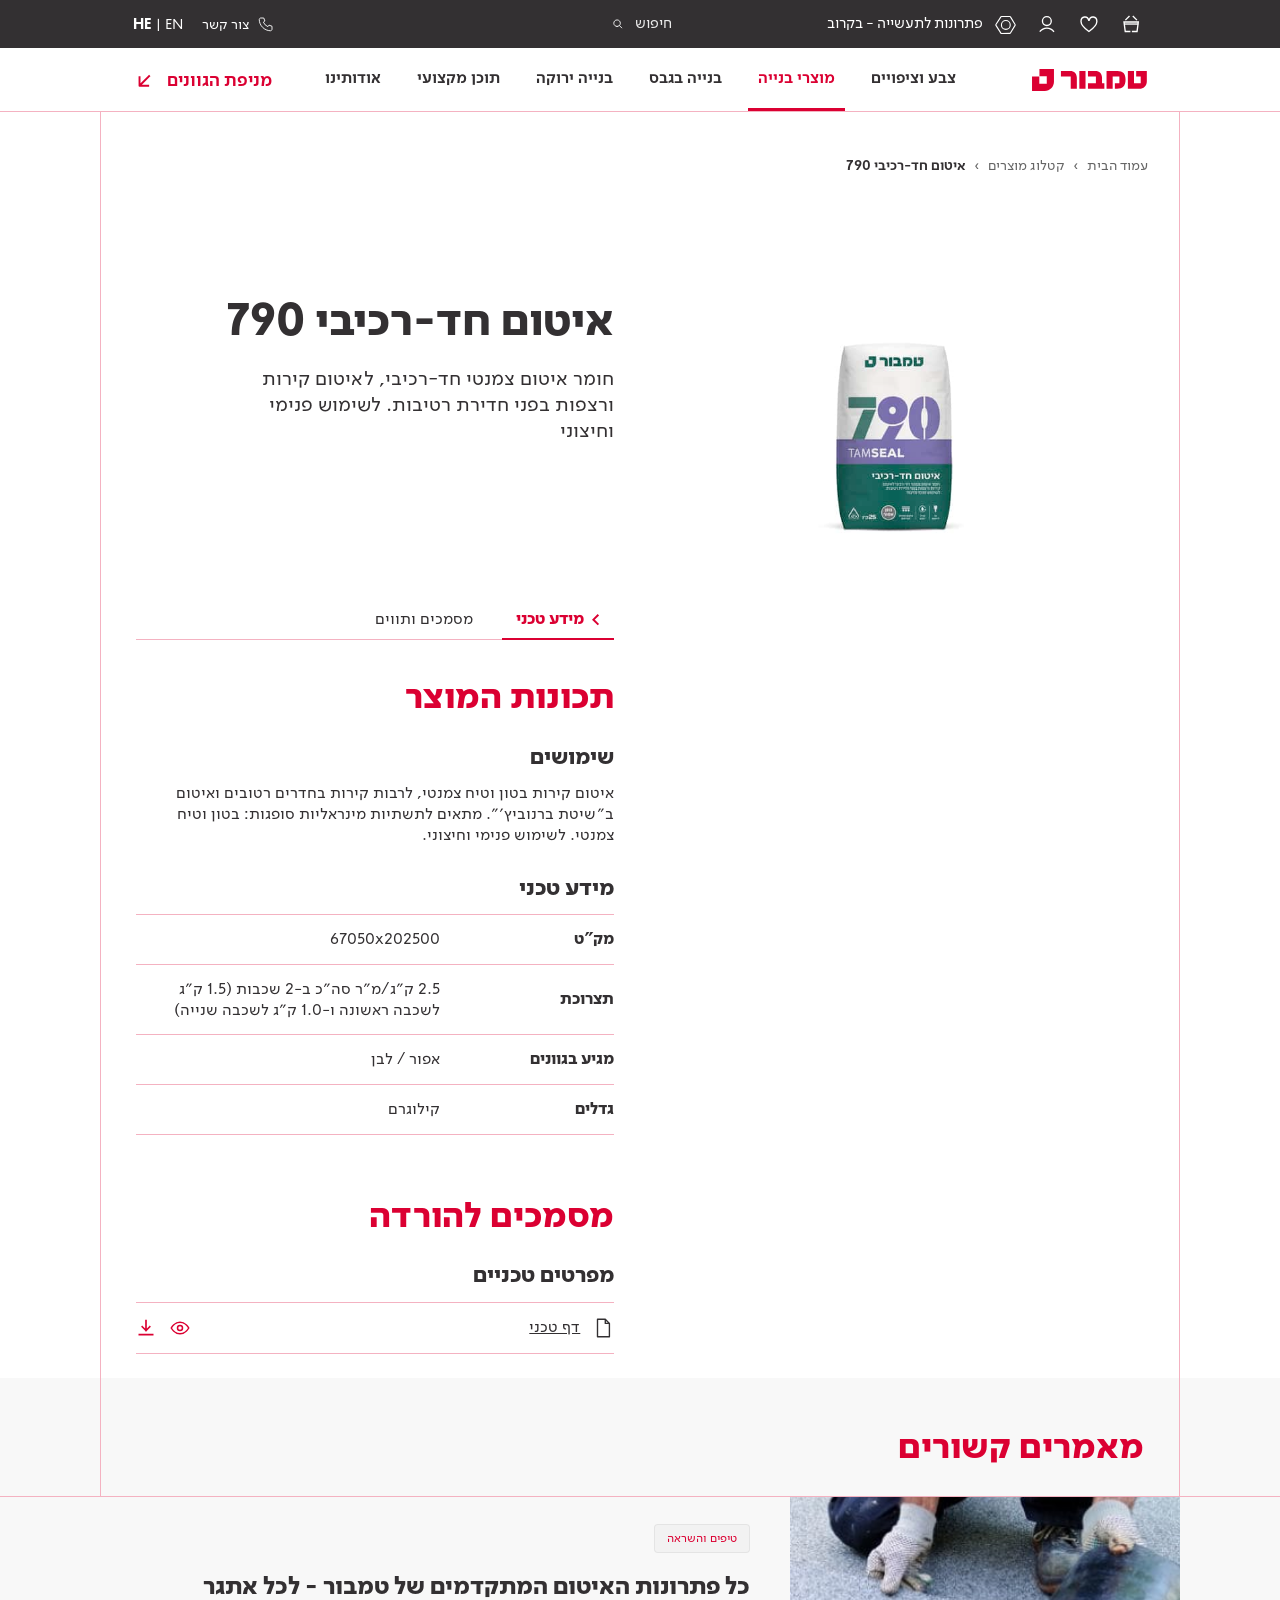
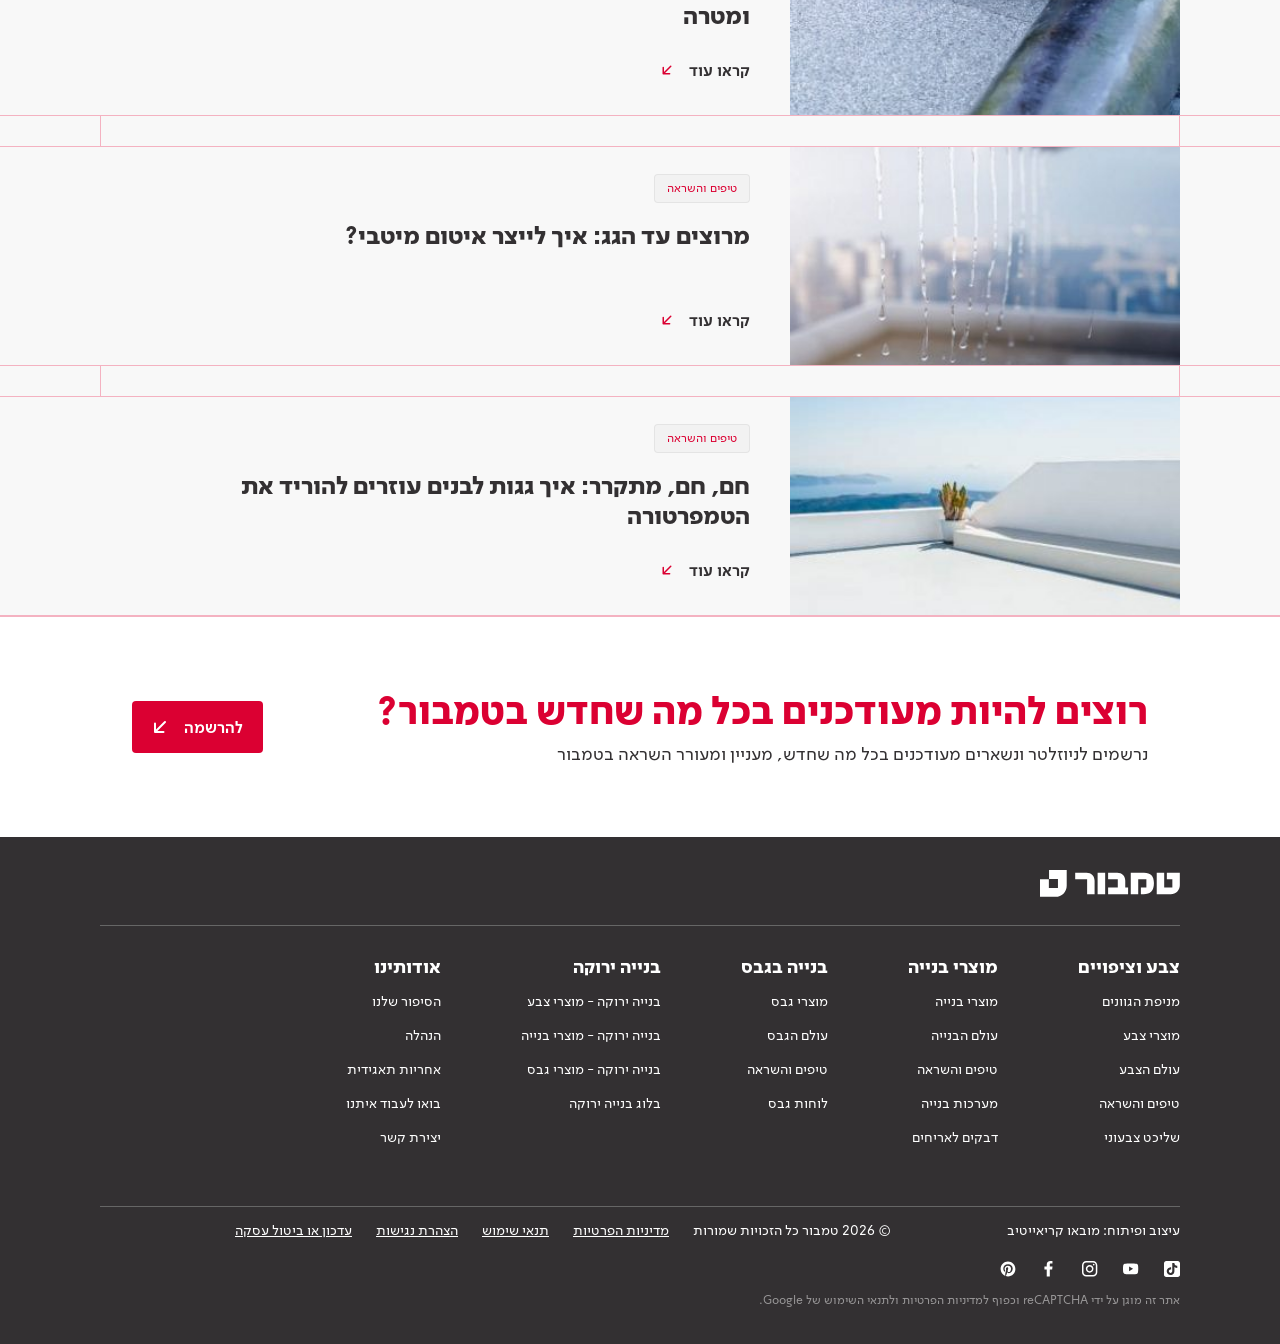
<file: product-790.html>
<!doctype html>
<html lang="he" dir="rtl">
<head>
<meta charset="utf-8">
<meta name="viewport" content="width=device-width,initial-scale=1">
<title>איטום חד-רכיבי 790 | טמבור</title>
<meta name="description" content="כל המידע, הסרטונים והטיפים שכדאי להכיר על מוצרי האיטום של טמבור.">
<link rel="stylesheet" href="css/styles.css?v=108">
</head>
<body>
<a class="skip" href="#main">דלג לתוכן</a>

<svg width="0" height="0" style="position:absolute" aria-hidden="true">
  <symbol id="logo" viewBox="0 0 627 120"><path d="M0 119.791H69.8225C97.2878 119.791 119.625 97.2884 119.625 69.6578V0.000652889H40.5372V39.5446H80.4118V80.2471H39.7092V40.7032H0V119.791Z"/><path d="M462.063 108.368C494.823 108.864 510.211 92.1536 510.211 57.9043C510.211 26.4671 495.981 11.4111 465.868 11.4111H406.47V108.203H439.892V41.5244H476.458V78.0896H451.804V108.203L462.063 108.368ZM211.066 108.203H244.489V47.9763C244.489 25.3097 229.929 11.4111 208.089 11.4111H157.625V41.5244H211.066V108.203ZM258.057 108.203H291.81V11.4111H258.057V108.203ZM305.046 108.203H394.556V78.0896H381.816V47.811C381.816 25.3097 367.422 11.4111 345.582 11.4111H305.046V41.5244H348.395V78.0896H305.046V108.203ZM522.785 108.368H585.824C607.995 108.368 626.194 90.1682 626.194 67.831V11.4111H568.12V41.5244H592.773V78.0896H556.207V11.4111H522.785V108.368Z"/></symbol><symbol id="arrow" viewBox="0 0 32 32"><path d="M21 11 11 21M11 12.5V21h8.5" fill="none" stroke="currentColor" stroke-width="2" stroke-linecap="round" stroke-linejoin="round"/></symbol>
  <symbol id="play" viewBox="0 0 14.7826 16.6304"><path d="M12.3118 8.31522L1.21134 2.07121V14.5592L12.3118 8.31522Z" fill="none" stroke="currentColor" stroke-width="2.42269"/></symbol>
  <symbol id="box" viewBox="0 0 24 24"><path d="M3.5 7.5 12 3l8.5 4.5v9L12 21l-8.5-4.5zM3.5 7.5 12 12l8.5-4.5M12 12v9" fill="none" stroke="currentColor" stroke-width="1.8" stroke-linejoin="round"/></symbol>
  <symbol id="doc" viewBox="0 0 24 24"><path d="M6 3h8l4 4v14H6zM14 3v4h4M9 12h6M9 16h6" fill="none" stroke="currentColor" stroke-width="1.8" stroke-linejoin="round"/></symbol>
</svg>

<header class="site-header">
  <div class="topbar"><div class="wrap">
    <div class="tb-right">
      <a class="ib" href="#" aria-label="עגלת קניות"><img src="assets/icons/cart-desktop.svg" alt=""></a>
      <a class="ib" href="#" aria-label="רשימת מועדפים"><img src="assets/icons/heart-desktop.svg" alt=""></a>
      <a class="ib" href="#" aria-label="התחברות"><img src="assets/icons/user-icon.svg" alt=""></a>
      <a class="hh opt" href="#"><img src="assets/icons/HardHat-desktop.svg" alt=""><span>פתרונות לתעשייה - בקרוב</span></a>
    </div>
    <a class="search" href="#"><span>חיפוש</span><svg width="28" height="28" viewBox="0 0 28 28" fill="none" aria-hidden="true"><path d="M12.5557 17.8654C15.3749 17.8654 17.6603 15.58 17.6603 12.7608C17.6603 9.94164 15.3749 7.65625 12.5557 7.65625C9.73657 7.65625 7.45117 9.94164 7.45117 12.7608C7.45117 15.58 9.73657 17.8654 12.5557 17.8654Z" stroke="#fff" stroke-width="1.5" stroke-linecap="square"/><path d="M16.1643 16.3695L19.7011 19.9063" stroke="#fff" stroke-width="1.5" stroke-linecap="square"/></svg></a>
    <div class="tb-left">
      <a class="phone" href="tel:*6477"><svg width="18" height="18" viewBox="0 0 24 24" fill="none" stroke="#fff" stroke-width="1.2" aria-hidden="true"><path d="M5 4h4l1.5 4-2 1.5a11 11 0 0 0 6 6l1.5-2 4 1.5v4c0 1-1 2-2 2C10 21 3 14 3 6c0-1 1-2 2-2z"/></svg><span>צור קשר</span></a>
      <span class="lang"><b>HE</b> | EN</span>
    </div>
  </div></div>
  <div class="mainbar"><div class="wrap">
    <a class="logo" href="index.html" aria-label="טמבור - עמוד הבית"><svg viewBox="0 0 627 120" role="img" aria-label="טמבור"><use href="#logo"/></svg></a>
    <nav class="nav" aria-label="ראשי">
      <a href="https://tambour.co.il/%D7%A7%D7%98%D7%9C%D7%95%D7%92-%D7%9E%D7%95%D7%A6%D7%A8%D7%99%D7%9D/%D7%A6%D7%91%D7%A2-%D7%95%D7%A6%D7%99%D7%A4%D7%95%D7%99%D7%99%D7%9D/">צבע וציפויים</a>
      <div class="has-mega">
        <a href="https://tambour.co.il/%D7%A7%D7%98%D7%9C%D7%95%D7%92-%D7%9E%D7%95%D7%A6%D7%A8%D7%99%D7%9D/%D7%9E%D7%95%D7%A6%D7%A8%D7%99-%D7%91%D7%A0%D7%99%D7%99%D7%94/" aria-current="page" aria-haspopup="true">מוצרי בנייה</a>
        <div class="mega" role="region" aria-label="מוצרי בנייה">
          <div class="mega-dim" aria-hidden="true"></div>
          <div class="mega-grid">
            <div class="mcol">
              <div class="mhead"><h2>מוצרי בנייה</h2></div>
              <ul class="mlist">
                <li><a class="mp on" href="https://tambour.co.il/%D7%A7%D7%98%D7%9C%D7%95%D7%92-%D7%9E%D7%95%D7%A6%D7%A8%D7%99%D7%9D/%D7%9E%D7%95%D7%A6%D7%A8%D7%99-%D7%91%D7%A0%D7%99%D7%99%D7%94/"><span class="nm">קטלוג מוצרי בנייה</span><img src="assets/img/arrow-left.svg" alt="" width="15" height="14"></a></li>
                <li><a class="mp" href="#"><span class="nm">עולם הבנייה</span><img src="assets/img/arrow-left.svg" alt="" width="15" height="14"></a></li>
                <li><a class="mp" href="index.html"><span class="nm">עולם האיטום</span><span class="new-tag">חדש</span><img src="assets/img/arrow-left.svg" alt="" width="15" height="14"></a></li>
              </ul>
            </div>
            <div class="mcol">
              <div class="mhead"><h2>קטלוג מוצרי בנייה</h2></div>
              <ul class="mlist">
                <li><a class="mch" href="https://tambour.co.il/%D7%A7%D7%98%D7%9C%D7%95%D7%92-%D7%9E%D7%95%D7%A6%D7%A8%D7%99%D7%9D/%D7%9E%D7%95%D7%A6%D7%A8%D7%99-%D7%91%D7%A0%D7%99%D7%99%D7%94/%D7%93%D7%91%D7%A7%D7%99%D7%9D-%D7%9C%D7%90%D7%A8%D7%99%D7%97%D7%99%D7%9D/">דבקים לאריחים</a></li>
                <li><a class="mch" href="https://tambour.co.il/%D7%A7%D7%98%D7%9C%D7%95%D7%92-%D7%9E%D7%95%D7%A6%D7%A8%D7%99%D7%9D/%D7%9E%D7%95%D7%A6%D7%A8%D7%99-%D7%91%D7%A0%D7%99%D7%99%D7%94/%D7%98%D7%99%D7%99%D7%97%D7%99%D7%9D/">טייחים</a></li>
                <li><a class="mch" href="https://tambour.co.il/%D7%A7%D7%98%D7%9C%D7%95%D7%92-%D7%9E%D7%95%D7%A6%D7%A8%D7%99%D7%9D/%D7%9E%D7%95%D7%A6%D7%A8%D7%99-%D7%91%D7%A0%D7%99%D7%99%D7%94/%D7%90%D7%99%D7%98%D7%95%D7%9D/">איטום</a></li>
                <li><a class="mch" href="https://tambour.co.il/%D7%A7%D7%98%D7%9C%D7%95%D7%92-%D7%9E%D7%95%D7%A6%D7%A8%D7%99%D7%9D/%D7%9E%D7%95%D7%A6%D7%A8%D7%99-%D7%91%D7%A0%D7%99%D7%99%D7%94/%D7%97%D7%95%D7%9E%D7%A8%D7%99-%D7%9E%D7%99%D7%9C%D7%95%D7%99-%D7%95%D7%94%D7%97%D7%9C%D7%A7%D7%94/">חומרי מילוי והחלקה</a></li>
                <li><a class="mch" href="https://tambour.co.il/%D7%A7%D7%98%D7%9C%D7%95%D7%92-%D7%9E%D7%95%D7%A6%D7%A8%D7%99%D7%9D/%D7%9E%D7%95%D7%A6%D7%A8%D7%99-%D7%91%D7%A0%D7%99%D7%99%D7%94/%D7%91%D7%9C%D7%95%D7%A7%D7%99-%D7%92%D7%91%D7%A1/">בלוקי גבס</a></li>
                <li><a class="mch" href="https://tambour.co.il/%D7%A7%D7%98%D7%9C%D7%95%D7%92-%D7%9E%D7%95%D7%A6%D7%A8%D7%99%D7%9D/%D7%9E%D7%95%D7%A6%D7%A8%D7%99-%D7%91%D7%A0%D7%99%D7%99%D7%94/">לכל מוצרי הבנייה</a></li>
              </ul>
            </div>
            <div class="mcol promo">
              <div class="mhead"><h3>דבקים</h3><a class="more" href="https://tambour.co.il/%D7%A7%D7%98%D7%9C%D7%95%D7%92-%D7%9E%D7%95%D7%A6%D7%A8%D7%99%D7%9D/%D7%9E%D7%95%D7%A6%D7%A8%D7%99-%D7%91%D7%A0%D7%99%D7%99%D7%94/%D7%93%D7%91%D7%A7%D7%99%D7%9D-%D7%9C%D7%90%D7%A8%D7%99%D7%97%D7%99%D7%9D/"><span>קראו עוד</span><svg viewBox="0 0 20 20" aria-hidden="true"><path d="M13 7 6 14M6 8v6h6" fill="none" stroke="currentColor" stroke-width="1.8" stroke-linecap="square"/></svg></a></div>
              <div class="pimg"><img src="assets/img/mega-promo.webp" alt=""><i class="px w"></i><i class="px t"></i><i class="px l"></i></div>
            </div>
          </div>
        </div>
      </div>
      <a href="https://tambour.co.il/%D7%A7%D7%98%D7%9C%D7%95%D7%92-%D7%9E%D7%95%D7%A6%D7%A8%D7%99%D7%9D/%D7%91%D7%A0%D7%99%D7%99%D7%94-%D7%91%D7%92%D7%91%D7%A1/">בנייה בגבס</a>
      <a href="https://tambour.co.il/%D7%A7%D7%98%D7%9C%D7%95%D7%92-%D7%9E%D7%95%D7%A6%D7%A8%D7%99%D7%9D/%D7%A6%D7%91%D7%A2-%D7%95%D7%A6%D7%99%D7%A4%D7%95%D7%99%D7%99%D7%9D/?green_building=1">בנייה ירוקה</a>
      <a href="https://tambour.co.il/blog-lobby/">תוכן מקצועי</a>
      <a href="https://tambour.co.il/about-us/">אודותינו</a>
    </nav>
    <a class="link cta" href="https://tambour.co.il/%D7%94%D7%9E%D7%A0%D7%99%D7%A4%D7%94/">מניפת הגוונים<svg viewBox="0 0 25 24" aria-hidden="true"><path d="M16.8 8l-9 9M15.8 18h-9V9" fill="none" stroke="currentColor" stroke-width="2" stroke-linecap="square" stroke-linejoin="round"/></svg></a>
    <button class="burger" aria-label="תפריט" aria-expanded="false"><svg viewBox="0 0 24 24" fill="none" stroke="currentColor" stroke-width="2" stroke-linecap="round"><path d="M4 7h16M4 12h16M4 17h16"/></svg></button>
  </div></div>
</header>




















































































<div class="crumbbar"><div class="wrap frame"><div class="crumbs"><a href="https://tambour.co.il/">עמוד הבית</a> › <a href="https://tambour.co.il/%D7%A7%D7%98%D7%9C%D7%95%D7%92-%D7%9E%D7%95%D7%A6%D7%A8%D7%99%D7%9D/">קטלוג מוצרים</a> › <b>איטום חד-רכיבי 790</b></div></div></div>

<main id="main">
  
  <section class="prod">
    <div class="wrap frame prod-grid">
      <div class="prod-media"><img src="assets/img/products/790_gray_web.jpg" alt="איטום חד-רכיבי 790"></div>
      <div class="prod-info">
        <h1 class="prod-h1">איטום חד-רכיבי 790</h1>
        <p class="prod-sub">חומר איטום צמנטי חד-רכיבי, לאיטום קירות ורצפות בפני חדירת רטיבות. לשימוש פנימי וחיצוני</p>
      </div>
    </div>
    <div class="wrap frame prod-grid prod-body">
      <div class="prod-empty" aria-hidden="true"></div>
      <div class="prod-col">
        <div class="ptabs"><a class="on" href="#tech">מידע טכני</a><a href="#docs">מסמכים ותווים</a></div>
        <div class="pbox" id="tech">
          <h2 class="ph2">תכונות המוצר</h2>
          <h3 class="ph3">שימושים</h3>
          <p class="puse">איטום קירות בטון וטיח צמנטי, לרבות קירות בחדרים רטובים ואיטום ב״שיטת ברנוביץ׳״. מתאים לתשתיות מינראליות סופגות: בטון וטיח צמנטי. לשימוש פנימי וחיצוני.</p>
          <h3 class="ph3">מידע טכני</h3>
          <div class="ttable"><div class="trow"><span class="k">מק"ט</span><span class="v">67050x202500</span></div><div class="trow"><span class="k">תצרוכת</span><span class="v">2.5 ק״ג/מ״ר סה״כ ב-2 שכבות (1.5 ק״ג לשכבה ראשונה ו-1.0 ק״ג לשכבה שנייה)</span></div><div class="trow"><span class="k">מגיע בגוונים</span><span class="v">אפור / לבן</span></div><div class="trow"><span class="k">גדלים</span><span class="v">קילוגרם</span></div></div>
        </div>
        <div class="pbox" id="docs">
          <h2 class="ph2">מסמכים להורדה</h2>
          <h3 class="ph3">מפרטים טכניים</h3>
          <div class="dtable"><div class="drow"><a class="dn" href="https://old.tambour.co.il/wp-content/uploads/2018/07/%D7%90%D7%99%D7%98%D7%95%D7%9D-%D7%97%D7%93-%D7%A8%D7%9B%D7%99%D7%91%D7%99-790-TAMSEAL.pdf" target="_blank" rel="noopener"><svg class="ic" viewBox="0 0 24 24" fill="none" aria-hidden="true"><path d="M6 2.5h8.5L19 7v14.5H6z" stroke="currentColor" stroke-width="1.5" stroke-linejoin="round"/><path d="M14.5 2.5V7H19" stroke="currentColor" stroke-width="1.5" stroke-linejoin="round"/></svg><span>דף טכני</span></a><span class="da"><a href="https://old.tambour.co.il/wp-content/uploads/2018/07/%D7%90%D7%99%D7%98%D7%95%D7%9D-%D7%97%D7%93-%D7%A8%D7%9B%D7%99%D7%91%D7%99-790-TAMSEAL.pdf" target="_blank" rel="noopener" aria-label="צפייה"><svg class="ic" viewBox="0 0 24 24" fill="none" aria-hidden="true"><path d="M1.5 12S5.5 5 12 5s10.5 7 10.5 7-4 7-10.5 7S1.5 12 1.5 12z" stroke="currentColor" stroke-width="1.8"/><circle cx="12" cy="12" r="3" stroke="currentColor" stroke-width="1.8"/></svg></a><a href="https://old.tambour.co.il/wp-content/uploads/2018/07/%D7%90%D7%99%D7%98%D7%95%D7%9D-%D7%97%D7%93-%D7%A8%D7%9B%D7%99%D7%91%D7%99-790-TAMSEAL.pdf" target="_blank" rel="noopener" download aria-label="הורדה"><svg class="ic" viewBox="0 0 24 24" fill="none" aria-hidden="true"><path d="M12 3v12m0 0-4.5-4.5M12 15l4.5-4.5M4 20h16" stroke="currentColor" stroke-width="2" stroke-linecap="square"/></svg></a></span></div></div>
        </div>
      </div>
    </div>
  </section>

  <section class="section pr-arts" id="articles">
    <div class="wrap frame">
      <div class="sec-head"><h2 class="h2">מאמרים קשורים</h2></div>
      <div class="alist"><a class="acard" href="article.html"><div class="ph"><img src="assets/img/articles/The-sealing_350x350px-345x345.jpg" alt="" loading="lazy"></div><div class="txt"><span class="pills"><span class="pill">טיפים והשראה</span></span><h3 class="h4">כל פתרונות האיטום המתקדמים של טמבור - לכל אתגר ומטרה</h3><span class="link">קראו עוד<svg aria-hidden="true"><use href="#arrow"/></svg></span></div></a><a class="acard" href="article-rain.html"><div class="ph"><img src="assets/img/articles/שגיא-345x345.jpg" alt="" loading="lazy"></div><div class="txt"><span class="pills"><span class="pill">טיפים והשראה</span></span><h3 class="h4">מרוצים עד הגג: איך לייצר איטום מיטבי?</h3><span class="link">קראו עוד<svg aria-hidden="true"><use href="#arrow"/></svg></span></div></a><a class="acard" href="article-white-roofs.html"><div class="ph"><img src="assets/img/articles/shutterstock_257429302-1-345x345.jpg" alt="" loading="lazy"></div><div class="txt"><span class="pills"><span class="pill">טיפים והשראה</span></span><h3 class="h4">חם, חם, מתקרר: איך גגות לבנים עוזרים להוריד את הטמפרטורה</h3><span class="link">קראו עוד<svg aria-hidden="true"><use href="#arrow"/></svg></span></div></a></div>
    </div>
  </section>

  <section class="news rule">
    <div class="wrap">
      <div><h2>רוצים להיות מעודכנים בכל מה שחדש בטמבור?</h2><p>נרשמים לניוזלטר ונשארים מעודכנים בכל מה שחדש, מעניין ומעורר השראה בטמבור</p></div>
      <a class="btn" href="#"><svg aria-hidden="true"><use href="#arrow"/></svg>להרשמה</a>
    </div>
  </section>
</main>

<footer class="site-footer">
  <div class="wrap">
    <div class="ft-logo"><a href="index.html" aria-label="טמבור"><svg viewBox="0 0 627 120" role="img" aria-label="טמבור"><use href="#logo"/></svg></a></div>
    <div class="ft-nav"><div class="ft-sec"><span class="ft-title">צבע וציפויים</span><ul><li><a href="https://tambour.co.il/%D7%94%D7%9E%D7%A0%D7%99%D7%A4%D7%94/">מניפת הגוונים</a></li><li><a href="https://tambour.co.il/%D7%A7%D7%98%D7%9C%D7%95%D7%92-%D7%9E%D7%95%D7%A6%D7%A8%D7%99%D7%9D/%D7%A6%D7%91%D7%A2-%D7%95%D7%A6%D7%99%D7%A4%D7%95%D7%99%D7%99%D7%9D/">מוצרי צבע</a></li><li><a href="https://tambour.co.il/blog-lobby/?label2=%D7%A6%D7%91%D7%A2-%D7%95%D7%A6%D7%99%D7%A4%D7%95%D7%99%D7%99%D7%9D">עולם הצבע</a></li><li><a href="https://tambour.co.il/blog-lobby/?label2=%D7%A6%D7%91%D7%A2-%D7%95%D7%A6%D7%99%D7%A4%D7%95%D7%99%D7%99%D7%9D&label=tips_inspiration">טיפים והשראה</a></li><li><a href="https://tambour.co.il/%D7%A9%D7%9C%D7%99%D7%9B%D7%98/">שליכט צבעוני</a></li></ul></div><div class="ft-sec"><span class="ft-title">מוצרי בנייה</span><ul><li><a href="https://tambour.co.il/%D7%A7%D7%98%D7%9C%D7%95%D7%92-%D7%9E%D7%95%D7%A6%D7%A8%D7%99%D7%9D/%D7%9E%D7%95%D7%A6%D7%A8%D7%99-%D7%91%D7%A0%D7%99%D7%99%D7%94/">מוצרי בנייה</a></li><li><a href="https://tambour.co.il/blog-lobby/?label2=%D7%9E%D7%95%D7%A6%D7%A8%D7%99-%D7%91%D7%A0%D7%99%D7%99%D7%94">עולם הבנייה</a></li><li><a href="https://tambour.co.il/blog-lobby/?label2=%D7%9E%D7%95%D7%A6%D7%A8%D7%99-%D7%91%D7%A0%D7%99%D7%99%D7%94&label=tips_inspiration">טיפים והשראה</a></li><li><a href="https://tambour.co.il/%D7%9E%D7%A2%D7%A8%D7%9B%D7%95%D7%AA-%D7%95%D7%9E%D7%A4%D7%A8%D7%98%D7%99%D7%9D/">מערכות בנייה</a></li><li><a href="https://tambour.co.il/%D7%A7%D7%98%D7%9C%D7%95%D7%92-%D7%9E%D7%95%D7%A6%D7%A8%D7%99%D7%9D/%D7%9E%D7%95%D7%A6%D7%A8%D7%99-%D7%91%D7%A0%D7%99%D7%99%D7%94/%D7%93%D7%91%D7%A7%D7%99%D7%9D-%D7%9C%D7%90%D7%A8%D7%99%D7%97%D7%99%D7%9D/">דבקים לאריחים</a></li></ul></div><div class="ft-sec"><span class="ft-title">בנייה בגבס</span><ul><li><a href="https://tambour.co.il/%D7%A7%D7%98%D7%9C%D7%95%D7%92-%D7%9E%D7%95%D7%A6%D7%A8%D7%99%D7%9D/%D7%91%D7%A0%D7%99%D7%99%D7%94-%D7%91%D7%92%D7%91%D7%A1/">מוצרי גבס</a></li><li><a href="https://tambour.co.il/blog-lobby/?label2=%D7%91%D7%A0%D7%99%D7%99%D7%94-%D7%91%D7%92%D7%91%D7%A1">עולם הגבס</a></li><li><a href="https://tambour.co.il/blog-lobby/?label2=%D7%91%D7%A0%D7%99%D7%99%D7%94-%D7%91%D7%92%D7%91%D7%A1&label=tips_inspiration">טיפים והשראה</a></li><li><a href="https://tambour.co.il/%D7%A7%D7%98%D7%9C%D7%95%D7%92-%D7%9E%D7%95%D7%A6%D7%A8%D7%99%D7%9D/%D7%91%D7%A0%D7%99%D7%99%D7%94-%D7%91%D7%92%D7%91%D7%A1/%D7%9C%D7%95%D7%97%D7%95%D7%AA-%D7%92%D7%91%D7%A1/">לוחות גבס</a></li></ul></div><div class="ft-sec"><span class="ft-title">בנייה ירוקה</span><ul><li><a href="https://tambour.co.il/%D7%A7%D7%98%D7%9C%D7%95%D7%92-%D7%9E%D7%95%D7%A6%D7%A8%D7%99%D7%9D/%D7%A6%D7%91%D7%A2-%D7%95%D7%A6%D7%99%D7%A4%D7%95%D7%99%D7%99%D7%9D/?green_building=1">בנייה ירוקה - מוצרי צבע</a></li><li><a href="https://tambour.co.il/%D7%A7%D7%98%D7%9C%D7%95%D7%92-%D7%9E%D7%95%D7%A6%D7%A8%D7%99%D7%9D/%D7%9E%D7%95%D7%A6%D7%A8%D7%99-%D7%91%D7%A0%D7%99%D7%99%D7%94/?green_building=1">בנייה ירוקה - מוצרי בנייה</a></li><li><a href="https://tambour.co.il/%D7%A7%D7%98%D7%9C%D7%95%D7%92-%D7%9E%D7%95%D7%A6%D7%A8%D7%99%D7%9D/%D7%91%D7%A0%D7%99%D7%99%D7%94-%D7%91%D7%92%D7%91%D7%A1/?green_building=1">בנייה ירוקה - מוצרי גבס</a></li><li><a href="https://tambour.co.il/blog-lobby/?label2=%D7%91%D7%A0%D7%99%D7%99%D7%94-%D7%99%D7%A8%D7%95%D7%A7%D7%94">בלוג בנייה ירוקה</a></li></ul></div><div class="ft-sec"><span class="ft-title">אודותינו</span><ul><li><a href="https://tambour.co.il/about-us/">הסיפור שלנו</a></li><li><a href="https://tambour.co.il/about-us/%D7%97%D7%91%D7%A8%D7%99-%D7%94%D7%94%D7%A0%D7%94%D7%9C%D7%94/">הנהלה</a></li><li><a href="https://tambour.co.il/about-us/%D7%90%D7%97%D7%A8%D7%99%D7%95%D7%AA-%D7%AA%D7%90%D7%92%D7%99%D7%93%D7%99%D7%AA/">אחריות תאגידית</a></li><li><a href="https://tambour.co.il/about-us/career-lobby/">בואו לעבוד איתנו</a></li><li><a href="https://tambour.co.il/contact-us/">יצירת קשר</a></li></ul></div></div>
    <div class="ft-lower">
      <div class="ft-legal"><div class="ft-links"><a href="https://tambour.co.il/%D7%9E%D7%93%D7%99%D7%A0%D7%99%D7%95%D7%AA-%D7%94%D7%A4%D7%A8%D7%98%D7%99%D7%95%D7%AA/">מדיניות הפרטיות</a><a href="https://tambour.co.il/%D7%AA%D7%A0%D7%90%D7%99-%D7%A9%D7%99%D7%9E%D7%95%D7%A9/">תנאי שימוש</a><a href="https://tambour.co.il/%D7%94%D7%A6%D7%94%D7%A8%D7%AA-%D7%A0%D7%92%D7%99%D7%A9%D7%95%D7%AA/">הצהרת נגישות</a><a href="https://tambour.co.il/%D7%91%D7%99%D7%98%D7%95%D7%9C-%D7%90%D7%95-%D7%A2%D7%93%D7%9B%D7%95%D7%9F-%D7%A2%D7%A1%D7%A7%D7%94/">עדכון או ביטול עסקה</a></div><div class="ft-copy"><a href="https://moveo.co.il/" target="_blank" rel="noopener">עיצוב ופיתוח: מובאו קריאייטיב</a><span>© 2026 טמבור כל הזכויות שמורות</span></div></div>
      <div class="ft-social"><a href="https://vt.tiktok.com/ZS55eFFQo/" target="_blank" rel="noopener" aria-label="טיקטוק"><img src="assets/icons/tiktok.svg" alt=""></a><a href="https://www.youtube.com/user/TambourTV" target="_blank" rel="noopener" aria-label="יוטיוב"><img src="assets/icons/youtube.svg" alt=""></a><a href="https://www.instagram.com/tambour_il/profilecard" target="_blank" rel="noopener" aria-label="אינסטגרם"><img src="assets/icons/instagram.svg" alt=""></a><a href="https://www.facebook.com/tambourgroup" target="_blank" rel="noopener" aria-label="פייסבוק"><img src="assets/icons/facebook.svg" alt=""></a><a href="https://www.pinterest.com/tambourpaints/" target="_blank" rel="noopener" aria-label="פינטרסט"><img src="assets/icons/pinterest.svg" alt=""></a></div>
    </div>
    <p class="ft-recaptcha">אתר זה מוגן על ידי reCAPTCHA וכפוף למדיניות הפרטיות ולתנאי השימוש של Google.</p>
  </div>
</footer>
<script src="js/site.js"></script>
<script src="js/video.js"></script>
</body>
</html>
</file>
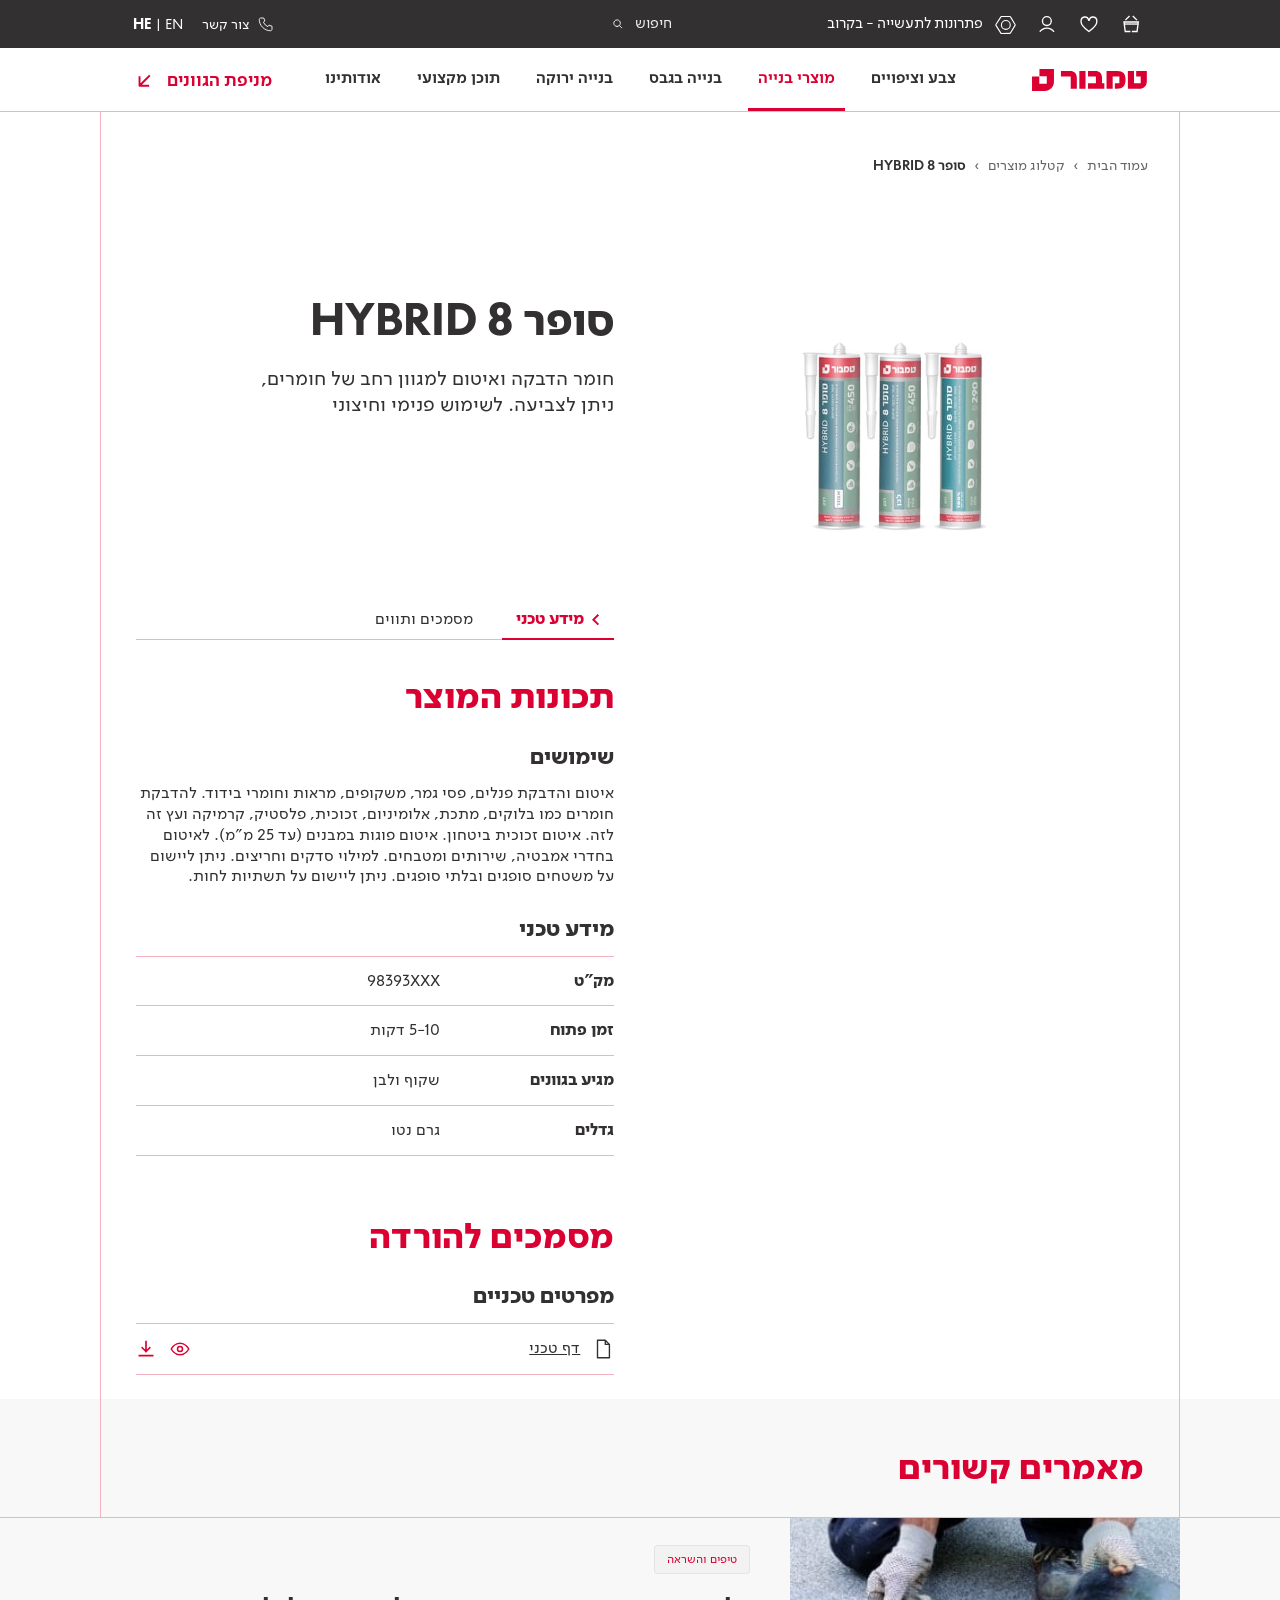
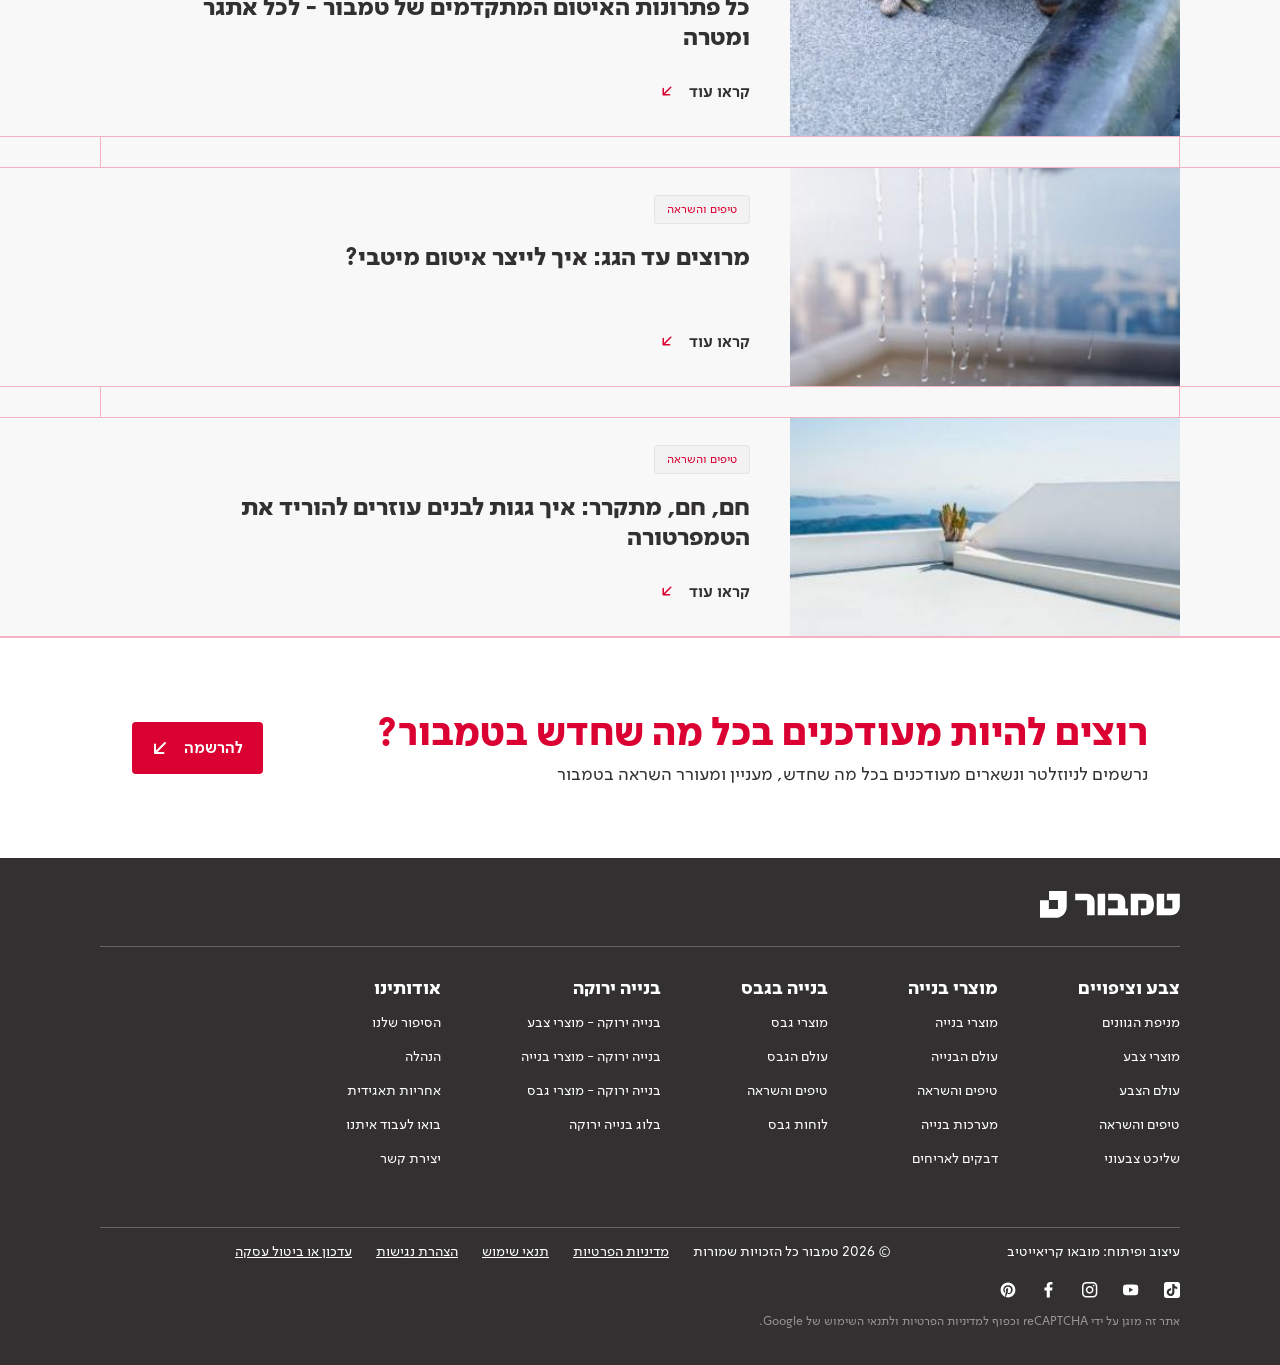
<file: product-super-8-hybrid.html>
<!doctype html>
<html lang="he" dir="rtl">
<head>
<meta charset="utf-8">
<meta name="viewport" content="width=device-width,initial-scale=1">
<title>סופר 8 HYBRID | טמבור</title>
<meta name="description" content="כל המידע, הסרטונים והטיפים שכדאי להכיר על מוצרי האיטום של טמבור.">
<link rel="stylesheet" href="css/styles.css?v=108">
</head>
<body>
<a class="skip" href="#main">דלג לתוכן</a>

<svg width="0" height="0" style="position:absolute" aria-hidden="true">
  <symbol id="logo" viewBox="0 0 627 120"><path d="M0 119.791H69.8225C97.2878 119.791 119.625 97.2884 119.625 69.6578V0.000652889H40.5372V39.5446H80.4118V80.2471H39.7092V40.7032H0V119.791Z"/><path d="M462.063 108.368C494.823 108.864 510.211 92.1536 510.211 57.9043C510.211 26.4671 495.981 11.4111 465.868 11.4111H406.47V108.203H439.892V41.5244H476.458V78.0896H451.804V108.203L462.063 108.368ZM211.066 108.203H244.489V47.9763C244.489 25.3097 229.929 11.4111 208.089 11.4111H157.625V41.5244H211.066V108.203ZM258.057 108.203H291.81V11.4111H258.057V108.203ZM305.046 108.203H394.556V78.0896H381.816V47.811C381.816 25.3097 367.422 11.4111 345.582 11.4111H305.046V41.5244H348.395V78.0896H305.046V108.203ZM522.785 108.368H585.824C607.995 108.368 626.194 90.1682 626.194 67.831V11.4111H568.12V41.5244H592.773V78.0896H556.207V11.4111H522.785V108.368Z"/></symbol><symbol id="arrow" viewBox="0 0 32 32"><path d="M21 11 11 21M11 12.5V21h8.5" fill="none" stroke="currentColor" stroke-width="2" stroke-linecap="round" stroke-linejoin="round"/></symbol>
  <symbol id="play" viewBox="0 0 14.7826 16.6304"><path d="M12.3118 8.31522L1.21134 2.07121V14.5592L12.3118 8.31522Z" fill="none" stroke="currentColor" stroke-width="2.42269"/></symbol>
  <symbol id="box" viewBox="0 0 24 24"><path d="M3.5 7.5 12 3l8.5 4.5v9L12 21l-8.5-4.5zM3.5 7.5 12 12l8.5-4.5M12 12v9" fill="none" stroke="currentColor" stroke-width="1.8" stroke-linejoin="round"/></symbol>
  <symbol id="doc" viewBox="0 0 24 24"><path d="M6 3h8l4 4v14H6zM14 3v4h4M9 12h6M9 16h6" fill="none" stroke="currentColor" stroke-width="1.8" stroke-linejoin="round"/></symbol>
</svg>

<header class="site-header">
  <div class="topbar"><div class="wrap">
    <div class="tb-right">
      <a class="ib" href="#" aria-label="עגלת קניות"><img src="assets/icons/cart-desktop.svg" alt=""></a>
      <a class="ib" href="#" aria-label="רשימת מועדפים"><img src="assets/icons/heart-desktop.svg" alt=""></a>
      <a class="ib" href="#" aria-label="התחברות"><img src="assets/icons/user-icon.svg" alt=""></a>
      <a class="hh opt" href="#"><img src="assets/icons/HardHat-desktop.svg" alt=""><span>פתרונות לתעשייה - בקרוב</span></a>
    </div>
    <a class="search" href="#"><span>חיפוש</span><svg width="28" height="28" viewBox="0 0 28 28" fill="none" aria-hidden="true"><path d="M12.5557 17.8654C15.3749 17.8654 17.6603 15.58 17.6603 12.7608C17.6603 9.94164 15.3749 7.65625 12.5557 7.65625C9.73657 7.65625 7.45117 9.94164 7.45117 12.7608C7.45117 15.58 9.73657 17.8654 12.5557 17.8654Z" stroke="#fff" stroke-width="1.5" stroke-linecap="square"/><path d="M16.1643 16.3695L19.7011 19.9063" stroke="#fff" stroke-width="1.5" stroke-linecap="square"/></svg></a>
    <div class="tb-left">
      <a class="phone" href="tel:*6477"><svg width="18" height="18" viewBox="0 0 24 24" fill="none" stroke="#fff" stroke-width="1.2" aria-hidden="true"><path d="M5 4h4l1.5 4-2 1.5a11 11 0 0 0 6 6l1.5-2 4 1.5v4c0 1-1 2-2 2C10 21 3 14 3 6c0-1 1-2 2-2z"/></svg><span>צור קשר</span></a>
      <span class="lang"><b>HE</b> | EN</span>
    </div>
  </div></div>
  <div class="mainbar"><div class="wrap">
    <a class="logo" href="index.html" aria-label="טמבור - עמוד הבית"><svg viewBox="0 0 627 120" role="img" aria-label="טמבור"><use href="#logo"/></svg></a>
    <nav class="nav" aria-label="ראשי">
      <a href="https://tambour.co.il/%D7%A7%D7%98%D7%9C%D7%95%D7%92-%D7%9E%D7%95%D7%A6%D7%A8%D7%99%D7%9D/%D7%A6%D7%91%D7%A2-%D7%95%D7%A6%D7%99%D7%A4%D7%95%D7%99%D7%99%D7%9D/">צבע וציפויים</a>
      <div class="has-mega">
        <a href="https://tambour.co.il/%D7%A7%D7%98%D7%9C%D7%95%D7%92-%D7%9E%D7%95%D7%A6%D7%A8%D7%99%D7%9D/%D7%9E%D7%95%D7%A6%D7%A8%D7%99-%D7%91%D7%A0%D7%99%D7%99%D7%94/" aria-current="page" aria-haspopup="true">מוצרי בנייה</a>
        <div class="mega" role="region" aria-label="מוצרי בנייה">
          <div class="mega-dim" aria-hidden="true"></div>
          <div class="mega-grid">
            <div class="mcol">
              <div class="mhead"><h2>מוצרי בנייה</h2></div>
              <ul class="mlist">
                <li><a class="mp on" href="https://tambour.co.il/%D7%A7%D7%98%D7%9C%D7%95%D7%92-%D7%9E%D7%95%D7%A6%D7%A8%D7%99%D7%9D/%D7%9E%D7%95%D7%A6%D7%A8%D7%99-%D7%91%D7%A0%D7%99%D7%99%D7%94/"><span class="nm">קטלוג מוצרי בנייה</span><img src="assets/img/arrow-left.svg" alt="" width="15" height="14"></a></li>
                <li><a class="mp" href="#"><span class="nm">עולם הבנייה</span><img src="assets/img/arrow-left.svg" alt="" width="15" height="14"></a></li>
                <li><a class="mp" href="index.html"><span class="nm">עולם האיטום</span><span class="new-tag">חדש</span><img src="assets/img/arrow-left.svg" alt="" width="15" height="14"></a></li>
              </ul>
            </div>
            <div class="mcol">
              <div class="mhead"><h2>קטלוג מוצרי בנייה</h2></div>
              <ul class="mlist">
                <li><a class="mch" href="https://tambour.co.il/%D7%A7%D7%98%D7%9C%D7%95%D7%92-%D7%9E%D7%95%D7%A6%D7%A8%D7%99%D7%9D/%D7%9E%D7%95%D7%A6%D7%A8%D7%99-%D7%91%D7%A0%D7%99%D7%99%D7%94/%D7%93%D7%91%D7%A7%D7%99%D7%9D-%D7%9C%D7%90%D7%A8%D7%99%D7%97%D7%99%D7%9D/">דבקים לאריחים</a></li>
                <li><a class="mch" href="https://tambour.co.il/%D7%A7%D7%98%D7%9C%D7%95%D7%92-%D7%9E%D7%95%D7%A6%D7%A8%D7%99%D7%9D/%D7%9E%D7%95%D7%A6%D7%A8%D7%99-%D7%91%D7%A0%D7%99%D7%99%D7%94/%D7%98%D7%99%D7%99%D7%97%D7%99%D7%9D/">טייחים</a></li>
                <li><a class="mch" href="https://tambour.co.il/%D7%A7%D7%98%D7%9C%D7%95%D7%92-%D7%9E%D7%95%D7%A6%D7%A8%D7%99%D7%9D/%D7%9E%D7%95%D7%A6%D7%A8%D7%99-%D7%91%D7%A0%D7%99%D7%99%D7%94/%D7%90%D7%99%D7%98%D7%95%D7%9D/">איטום</a></li>
                <li><a class="mch" href="https://tambour.co.il/%D7%A7%D7%98%D7%9C%D7%95%D7%92-%D7%9E%D7%95%D7%A6%D7%A8%D7%99%D7%9D/%D7%9E%D7%95%D7%A6%D7%A8%D7%99-%D7%91%D7%A0%D7%99%D7%99%D7%94/%D7%97%D7%95%D7%9E%D7%A8%D7%99-%D7%9E%D7%99%D7%9C%D7%95%D7%99-%D7%95%D7%94%D7%97%D7%9C%D7%A7%D7%94/">חומרי מילוי והחלקה</a></li>
                <li><a class="mch" href="https://tambour.co.il/%D7%A7%D7%98%D7%9C%D7%95%D7%92-%D7%9E%D7%95%D7%A6%D7%A8%D7%99%D7%9D/%D7%9E%D7%95%D7%A6%D7%A8%D7%99-%D7%91%D7%A0%D7%99%D7%99%D7%94/%D7%91%D7%9C%D7%95%D7%A7%D7%99-%D7%92%D7%91%D7%A1/">בלוקי גבס</a></li>
                <li><a class="mch" href="https://tambour.co.il/%D7%A7%D7%98%D7%9C%D7%95%D7%92-%D7%9E%D7%95%D7%A6%D7%A8%D7%99%D7%9D/%D7%9E%D7%95%D7%A6%D7%A8%D7%99-%D7%91%D7%A0%D7%99%D7%99%D7%94/">לכל מוצרי הבנייה</a></li>
              </ul>
            </div>
            <div class="mcol promo">
              <div class="mhead"><h3>דבקים</h3><a class="more" href="https://tambour.co.il/%D7%A7%D7%98%D7%9C%D7%95%D7%92-%D7%9E%D7%95%D7%A6%D7%A8%D7%99%D7%9D/%D7%9E%D7%95%D7%A6%D7%A8%D7%99-%D7%91%D7%A0%D7%99%D7%99%D7%94/%D7%93%D7%91%D7%A7%D7%99%D7%9D-%D7%9C%D7%90%D7%A8%D7%99%D7%97%D7%99%D7%9D/"><span>קראו עוד</span><svg viewBox="0 0 20 20" aria-hidden="true"><path d="M13 7 6 14M6 8v6h6" fill="none" stroke="currentColor" stroke-width="1.8" stroke-linecap="square"/></svg></a></div>
              <div class="pimg"><img src="assets/img/mega-promo.webp" alt=""><i class="px w"></i><i class="px t"></i><i class="px l"></i></div>
            </div>
          </div>
        </div>
      </div>
      <a href="https://tambour.co.il/%D7%A7%D7%98%D7%9C%D7%95%D7%92-%D7%9E%D7%95%D7%A6%D7%A8%D7%99%D7%9D/%D7%91%D7%A0%D7%99%D7%99%D7%94-%D7%91%D7%92%D7%91%D7%A1/">בנייה בגבס</a>
      <a href="https://tambour.co.il/%D7%A7%D7%98%D7%9C%D7%95%D7%92-%D7%9E%D7%95%D7%A6%D7%A8%D7%99%D7%9D/%D7%A6%D7%91%D7%A2-%D7%95%D7%A6%D7%99%D7%A4%D7%95%D7%99%D7%99%D7%9D/?green_building=1">בנייה ירוקה</a>
      <a href="https://tambour.co.il/blog-lobby/">תוכן מקצועי</a>
      <a href="https://tambour.co.il/about-us/">אודותינו</a>
    </nav>
    <a class="link cta" href="https://tambour.co.il/%D7%94%D7%9E%D7%A0%D7%99%D7%A4%D7%94/">מניפת הגוונים<svg viewBox="0 0 25 24" aria-hidden="true"><path d="M16.8 8l-9 9M15.8 18h-9V9" fill="none" stroke="currentColor" stroke-width="2" stroke-linecap="square" stroke-linejoin="round"/></svg></a>
    <button class="burger" aria-label="תפריט" aria-expanded="false"><svg viewBox="0 0 24 24" fill="none" stroke="currentColor" stroke-width="2" stroke-linecap="round"><path d="M4 7h16M4 12h16M4 17h16"/></svg></button>
  </div></div>
</header>




















































































<div class="crumbbar"><div class="wrap frame"><div class="crumbs"><a href="https://tambour.co.il/">עמוד הבית</a> › <a href="https://tambour.co.il/%D7%A7%D7%98%D7%9C%D7%95%D7%92-%D7%9E%D7%95%D7%A6%D7%A8%D7%99%D7%9D/">קטלוג מוצרים</a> › <b>סופר 8 HYBRID</b></div></div></div>

<main id="main">
  
  <section class="prod">
    <div class="wrap frame prod-grid">
      <div class="prod-media"><img src="assets/img/products/3-גוונים-W.jpg" alt="סופר 8 HYBRID"></div>
      <div class="prod-info">
        <h1 class="prod-h1">סופר 8 HYBRID</h1>
        <p class="prod-sub">חומר הדבקה ואיטום למגוון רחב של חומרים, ניתן לצביעה. לשימוש פנימי וחיצוני</p>
      </div>
    </div>
    <div class="wrap frame prod-grid prod-body">
      <div class="prod-empty" aria-hidden="true"></div>
      <div class="prod-col">
        <div class="ptabs"><a class="on" href="#tech">מידע טכני</a><a href="#docs">מסמכים ותווים</a></div>
        <div class="pbox" id="tech">
          <h2 class="ph2">תכונות המוצר</h2>
          <h3 class="ph3">שימושים</h3>
          <p class="puse">איטום והדבקת פנלים, פסי גמר, משקופים, מראות וחומרי בידוד. להדבקת חומרים כמו בלוקים, מתכת, אלומיניום, זכוכית, פלסטיק, קרמיקה ועץ זה לזה. איטום זכוכית ביטחון. איטום פוגות במבנים (עד 25 מ"מ). לאיטום בחדרי אמבטיה, שירותים ומטבחים. למילוי סדקים וחריצים. ניתן ליישום על משטחים סופגים ובלתי סופגים. ניתן ליישום על תשתיות לחות.</p>
          <h3 class="ph3">מידע טכני</h3>
          <div class="ttable"><div class="trow"><span class="k">מק"ט</span><span class="v">98393XXX</span></div><div class="trow"><span class="k">זמן פתוח</span><span class="v">5-10 דקות</span></div><div class="trow"><span class="k">מגיע בגוונים</span><span class="v">שקוף ולבן</span></div><div class="trow"><span class="k">גדלים</span><span class="v">גרם נטו</span></div></div>
        </div>
        <div class="pbox" id="docs">
          <h2 class="ph2">מסמכים להורדה</h2>
          <h3 class="ph3">מפרטים טכניים</h3>
          <div class="dtable"><div class="drow"><a class="dn" href="https://old.tambour.co.il/wp-content/uploads/2018/07/%D7%93%D7%A3-%D7%98%D7%9B%D7%A0%D7%99-%D7%A1%D7%95%D7%A4%D7%A8-8-%D7%94%D7%99%D7%91%D7%A8%D7%99%D7%93%D7%99-1-1.pdf" target="_blank" rel="noopener"><svg class="ic" viewBox="0 0 24 24" fill="none" aria-hidden="true"><path d="M6 2.5h8.5L19 7v14.5H6z" stroke="currentColor" stroke-width="1.5" stroke-linejoin="round"/><path d="M14.5 2.5V7H19" stroke="currentColor" stroke-width="1.5" stroke-linejoin="round"/></svg><span>דף טכני</span></a><span class="da"><a href="https://old.tambour.co.il/wp-content/uploads/2018/07/%D7%93%D7%A3-%D7%98%D7%9B%D7%A0%D7%99-%D7%A1%D7%95%D7%A4%D7%A8-8-%D7%94%D7%99%D7%91%D7%A8%D7%99%D7%93%D7%99-1-1.pdf" target="_blank" rel="noopener" aria-label="צפייה"><svg class="ic" viewBox="0 0 24 24" fill="none" aria-hidden="true"><path d="M1.5 12S5.5 5 12 5s10.5 7 10.5 7-4 7-10.5 7S1.5 12 1.5 12z" stroke="currentColor" stroke-width="1.8"/><circle cx="12" cy="12" r="3" stroke="currentColor" stroke-width="1.8"/></svg></a><a href="https://old.tambour.co.il/wp-content/uploads/2018/07/%D7%93%D7%A3-%D7%98%D7%9B%D7%A0%D7%99-%D7%A1%D7%95%D7%A4%D7%A8-8-%D7%94%D7%99%D7%91%D7%A8%D7%99%D7%93%D7%99-1-1.pdf" target="_blank" rel="noopener" download aria-label="הורדה"><svg class="ic" viewBox="0 0 24 24" fill="none" aria-hidden="true"><path d="M12 3v12m0 0-4.5-4.5M12 15l4.5-4.5M4 20h16" stroke="currentColor" stroke-width="2" stroke-linecap="square"/></svg></a></span></div></div>
        </div>
      </div>
    </div>
  </section>

  <section class="section pr-arts" id="articles">
    <div class="wrap frame">
      <div class="sec-head"><h2 class="h2">מאמרים קשורים</h2></div>
      <div class="alist"><a class="acard" href="article.html"><div class="ph"><img src="assets/img/articles/The-sealing_350x350px-345x345.jpg" alt="" loading="lazy"></div><div class="txt"><span class="pills"><span class="pill">טיפים והשראה</span></span><h3 class="h4">כל פתרונות האיטום המתקדמים של טמבור - לכל אתגר ומטרה</h3><span class="link">קראו עוד<svg aria-hidden="true"><use href="#arrow"/></svg></span></div></a><a class="acard" href="article-rain.html"><div class="ph"><img src="assets/img/articles/שגיא-345x345.jpg" alt="" loading="lazy"></div><div class="txt"><span class="pills"><span class="pill">טיפים והשראה</span></span><h3 class="h4">מרוצים עד הגג: איך לייצר איטום מיטבי?</h3><span class="link">קראו עוד<svg aria-hidden="true"><use href="#arrow"/></svg></span></div></a><a class="acard" href="article-white-roofs.html"><div class="ph"><img src="assets/img/articles/shutterstock_257429302-1-345x345.jpg" alt="" loading="lazy"></div><div class="txt"><span class="pills"><span class="pill">טיפים והשראה</span></span><h3 class="h4">חם, חם, מתקרר: איך גגות לבנים עוזרים להוריד את הטמפרטורה</h3><span class="link">קראו עוד<svg aria-hidden="true"><use href="#arrow"/></svg></span></div></a></div>
    </div>
  </section>

  <section class="news rule">
    <div class="wrap">
      <div><h2>רוצים להיות מעודכנים בכל מה שחדש בטמבור?</h2><p>נרשמים לניוזלטר ונשארים מעודכנים בכל מה שחדש, מעניין ומעורר השראה בטמבור</p></div>
      <a class="btn" href="#"><svg aria-hidden="true"><use href="#arrow"/></svg>להרשמה</a>
    </div>
  </section>
</main>

<footer class="site-footer">
  <div class="wrap">
    <div class="ft-logo"><a href="index.html" aria-label="טמבור"><svg viewBox="0 0 627 120" role="img" aria-label="טמבור"><use href="#logo"/></svg></a></div>
    <div class="ft-nav"><div class="ft-sec"><span class="ft-title">צבע וציפויים</span><ul><li><a href="https://tambour.co.il/%D7%94%D7%9E%D7%A0%D7%99%D7%A4%D7%94/">מניפת הגוונים</a></li><li><a href="https://tambour.co.il/%D7%A7%D7%98%D7%9C%D7%95%D7%92-%D7%9E%D7%95%D7%A6%D7%A8%D7%99%D7%9D/%D7%A6%D7%91%D7%A2-%D7%95%D7%A6%D7%99%D7%A4%D7%95%D7%99%D7%99%D7%9D/">מוצרי צבע</a></li><li><a href="https://tambour.co.il/blog-lobby/?label2=%D7%A6%D7%91%D7%A2-%D7%95%D7%A6%D7%99%D7%A4%D7%95%D7%99%D7%99%D7%9D">עולם הצבע</a></li><li><a href="https://tambour.co.il/blog-lobby/?label2=%D7%A6%D7%91%D7%A2-%D7%95%D7%A6%D7%99%D7%A4%D7%95%D7%99%D7%99%D7%9D&label=tips_inspiration">טיפים והשראה</a></li><li><a href="https://tambour.co.il/%D7%A9%D7%9C%D7%99%D7%9B%D7%98/">שליכט צבעוני</a></li></ul></div><div class="ft-sec"><span class="ft-title">מוצרי בנייה</span><ul><li><a href="https://tambour.co.il/%D7%A7%D7%98%D7%9C%D7%95%D7%92-%D7%9E%D7%95%D7%A6%D7%A8%D7%99%D7%9D/%D7%9E%D7%95%D7%A6%D7%A8%D7%99-%D7%91%D7%A0%D7%99%D7%99%D7%94/">מוצרי בנייה</a></li><li><a href="https://tambour.co.il/blog-lobby/?label2=%D7%9E%D7%95%D7%A6%D7%A8%D7%99-%D7%91%D7%A0%D7%99%D7%99%D7%94">עולם הבנייה</a></li><li><a href="https://tambour.co.il/blog-lobby/?label2=%D7%9E%D7%95%D7%A6%D7%A8%D7%99-%D7%91%D7%A0%D7%99%D7%99%D7%94&label=tips_inspiration">טיפים והשראה</a></li><li><a href="https://tambour.co.il/%D7%9E%D7%A2%D7%A8%D7%9B%D7%95%D7%AA-%D7%95%D7%9E%D7%A4%D7%A8%D7%98%D7%99%D7%9D/">מערכות בנייה</a></li><li><a href="https://tambour.co.il/%D7%A7%D7%98%D7%9C%D7%95%D7%92-%D7%9E%D7%95%D7%A6%D7%A8%D7%99%D7%9D/%D7%9E%D7%95%D7%A6%D7%A8%D7%99-%D7%91%D7%A0%D7%99%D7%99%D7%94/%D7%93%D7%91%D7%A7%D7%99%D7%9D-%D7%9C%D7%90%D7%A8%D7%99%D7%97%D7%99%D7%9D/">דבקים לאריחים</a></li></ul></div><div class="ft-sec"><span class="ft-title">בנייה בגבס</span><ul><li><a href="https://tambour.co.il/%D7%A7%D7%98%D7%9C%D7%95%D7%92-%D7%9E%D7%95%D7%A6%D7%A8%D7%99%D7%9D/%D7%91%D7%A0%D7%99%D7%99%D7%94-%D7%91%D7%92%D7%91%D7%A1/">מוצרי גבס</a></li><li><a href="https://tambour.co.il/blog-lobby/?label2=%D7%91%D7%A0%D7%99%D7%99%D7%94-%D7%91%D7%92%D7%91%D7%A1">עולם הגבס</a></li><li><a href="https://tambour.co.il/blog-lobby/?label2=%D7%91%D7%A0%D7%99%D7%99%D7%94-%D7%91%D7%92%D7%91%D7%A1&label=tips_inspiration">טיפים והשראה</a></li><li><a href="https://tambour.co.il/%D7%A7%D7%98%D7%9C%D7%95%D7%92-%D7%9E%D7%95%D7%A6%D7%A8%D7%99%D7%9D/%D7%91%D7%A0%D7%99%D7%99%D7%94-%D7%91%D7%92%D7%91%D7%A1/%D7%9C%D7%95%D7%97%D7%95%D7%AA-%D7%92%D7%91%D7%A1/">לוחות גבס</a></li></ul></div><div class="ft-sec"><span class="ft-title">בנייה ירוקה</span><ul><li><a href="https://tambour.co.il/%D7%A7%D7%98%D7%9C%D7%95%D7%92-%D7%9E%D7%95%D7%A6%D7%A8%D7%99%D7%9D/%D7%A6%D7%91%D7%A2-%D7%95%D7%A6%D7%99%D7%A4%D7%95%D7%99%D7%99%D7%9D/?green_building=1">בנייה ירוקה - מוצרי צבע</a></li><li><a href="https://tambour.co.il/%D7%A7%D7%98%D7%9C%D7%95%D7%92-%D7%9E%D7%95%D7%A6%D7%A8%D7%99%D7%9D/%D7%9E%D7%95%D7%A6%D7%A8%D7%99-%D7%91%D7%A0%D7%99%D7%99%D7%94/?green_building=1">בנייה ירוקה - מוצרי בנייה</a></li><li><a href="https://tambour.co.il/%D7%A7%D7%98%D7%9C%D7%95%D7%92-%D7%9E%D7%95%D7%A6%D7%A8%D7%99%D7%9D/%D7%91%D7%A0%D7%99%D7%99%D7%94-%D7%91%D7%92%D7%91%D7%A1/?green_building=1">בנייה ירוקה - מוצרי גבס</a></li><li><a href="https://tambour.co.il/blog-lobby/?label2=%D7%91%D7%A0%D7%99%D7%99%D7%94-%D7%99%D7%A8%D7%95%D7%A7%D7%94">בלוג בנייה ירוקה</a></li></ul></div><div class="ft-sec"><span class="ft-title">אודותינו</span><ul><li><a href="https://tambour.co.il/about-us/">הסיפור שלנו</a></li><li><a href="https://tambour.co.il/about-us/%D7%97%D7%91%D7%A8%D7%99-%D7%94%D7%94%D7%A0%D7%94%D7%9C%D7%94/">הנהלה</a></li><li><a href="https://tambour.co.il/about-us/%D7%90%D7%97%D7%A8%D7%99%D7%95%D7%AA-%D7%AA%D7%90%D7%92%D7%99%D7%93%D7%99%D7%AA/">אחריות תאגידית</a></li><li><a href="https://tambour.co.il/about-us/career-lobby/">בואו לעבוד איתנו</a></li><li><a href="https://tambour.co.il/contact-us/">יצירת קשר</a></li></ul></div></div>
    <div class="ft-lower">
      <div class="ft-legal"><div class="ft-links"><a href="https://tambour.co.il/%D7%9E%D7%93%D7%99%D7%A0%D7%99%D7%95%D7%AA-%D7%94%D7%A4%D7%A8%D7%98%D7%99%D7%95%D7%AA/">מדיניות הפרטיות</a><a href="https://tambour.co.il/%D7%AA%D7%A0%D7%90%D7%99-%D7%A9%D7%99%D7%9E%D7%95%D7%A9/">תנאי שימוש</a><a href="https://tambour.co.il/%D7%94%D7%A6%D7%94%D7%A8%D7%AA-%D7%A0%D7%92%D7%99%D7%A9%D7%95%D7%AA/">הצהרת נגישות</a><a href="https://tambour.co.il/%D7%91%D7%99%D7%98%D7%95%D7%9C-%D7%90%D7%95-%D7%A2%D7%93%D7%9B%D7%95%D7%9F-%D7%A2%D7%A1%D7%A7%D7%94/">עדכון או ביטול עסקה</a></div><div class="ft-copy"><a href="https://moveo.co.il/" target="_blank" rel="noopener">עיצוב ופיתוח: מובאו קריאייטיב</a><span>© 2026 טמבור כל הזכויות שמורות</span></div></div>
      <div class="ft-social"><a href="https://vt.tiktok.com/ZS55eFFQo/" target="_blank" rel="noopener" aria-label="טיקטוק"><img src="assets/icons/tiktok.svg" alt=""></a><a href="https://www.youtube.com/user/TambourTV" target="_blank" rel="noopener" aria-label="יוטיוב"><img src="assets/icons/youtube.svg" alt=""></a><a href="https://www.instagram.com/tambour_il/profilecard" target="_blank" rel="noopener" aria-label="אינסטגרם"><img src="assets/icons/instagram.svg" alt=""></a><a href="https://www.facebook.com/tambourgroup" target="_blank" rel="noopener" aria-label="פייסבוק"><img src="assets/icons/facebook.svg" alt=""></a><a href="https://www.pinterest.com/tambourpaints/" target="_blank" rel="noopener" aria-label="פינטרסט"><img src="assets/icons/pinterest.svg" alt=""></a></div>
    </div>
    <p class="ft-recaptcha">אתר זה מוגן על ידי reCAPTCHA וכפוף למדיניות הפרטיות ולתנאי השימוש של Google.</p>
  </div>
</footer>
<script src="js/site.js"></script>
<script src="js/video.js"></script>
</body>
</html>
</file>
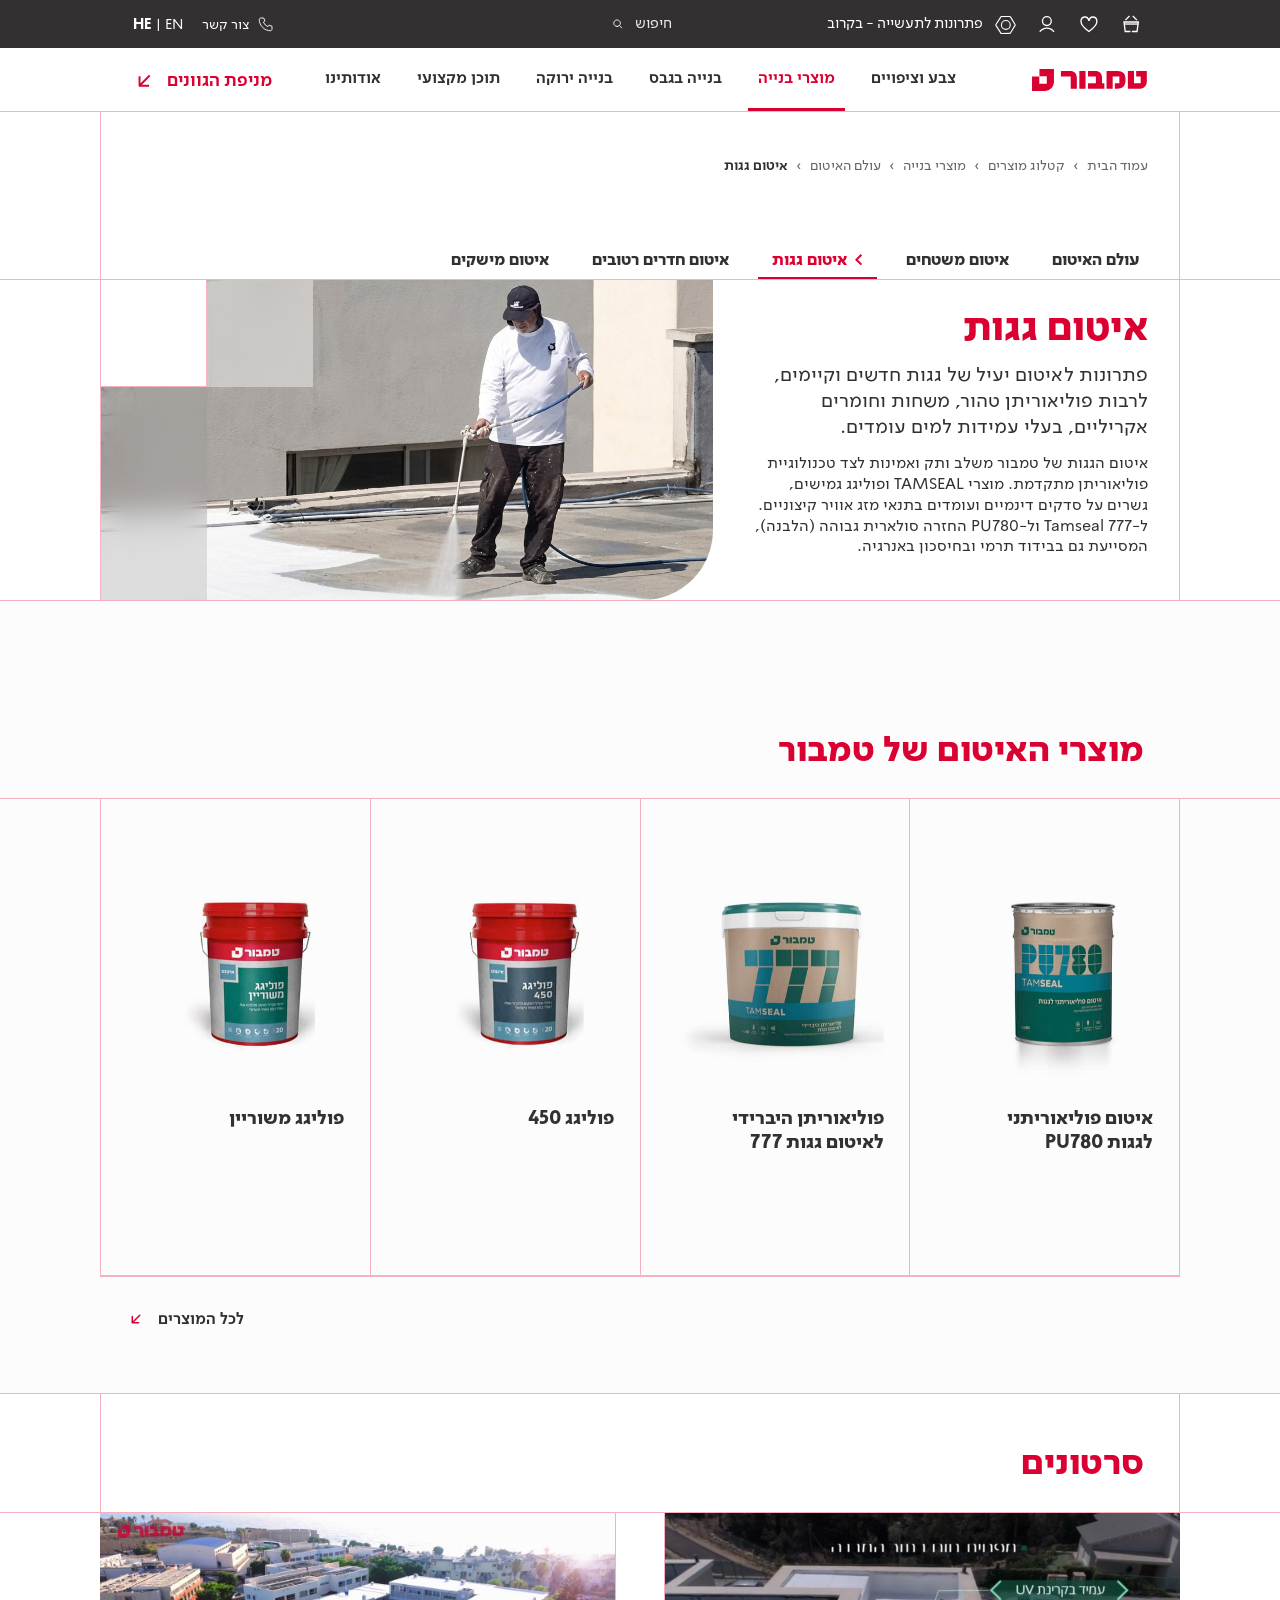
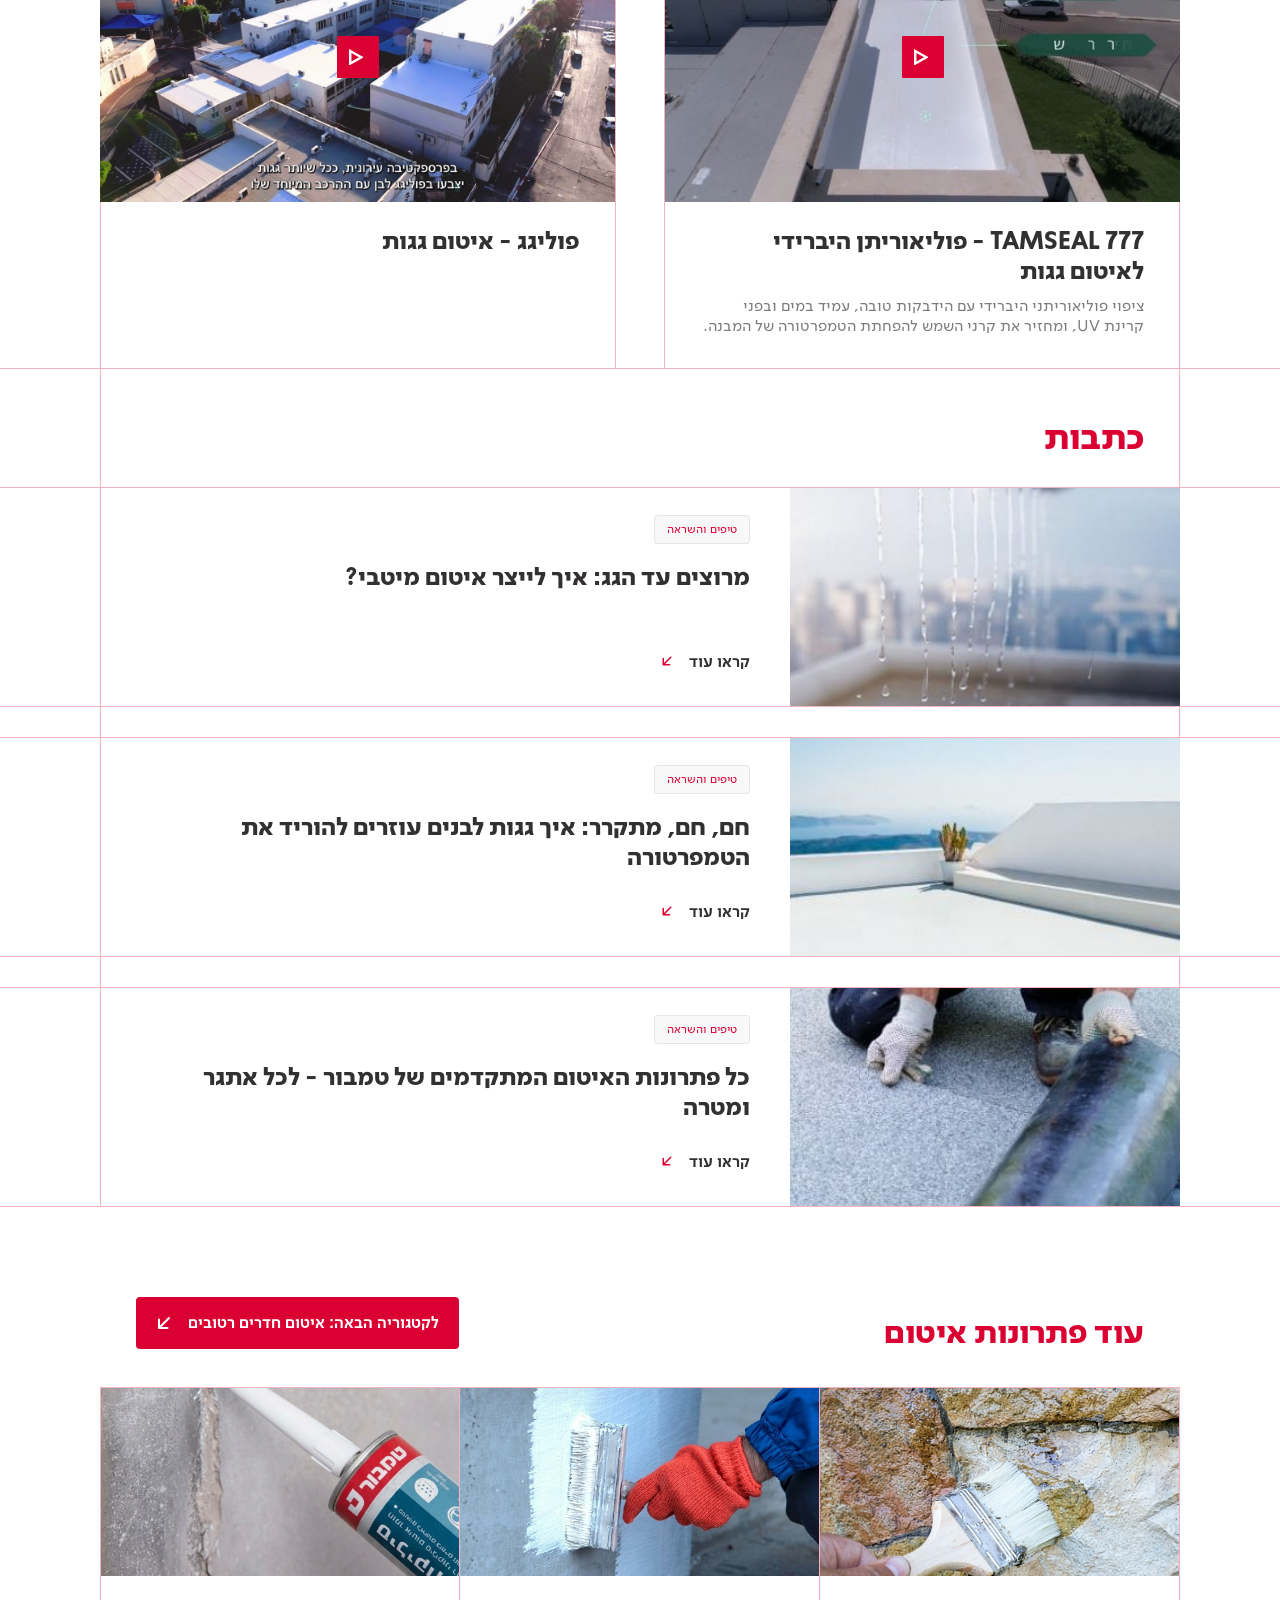
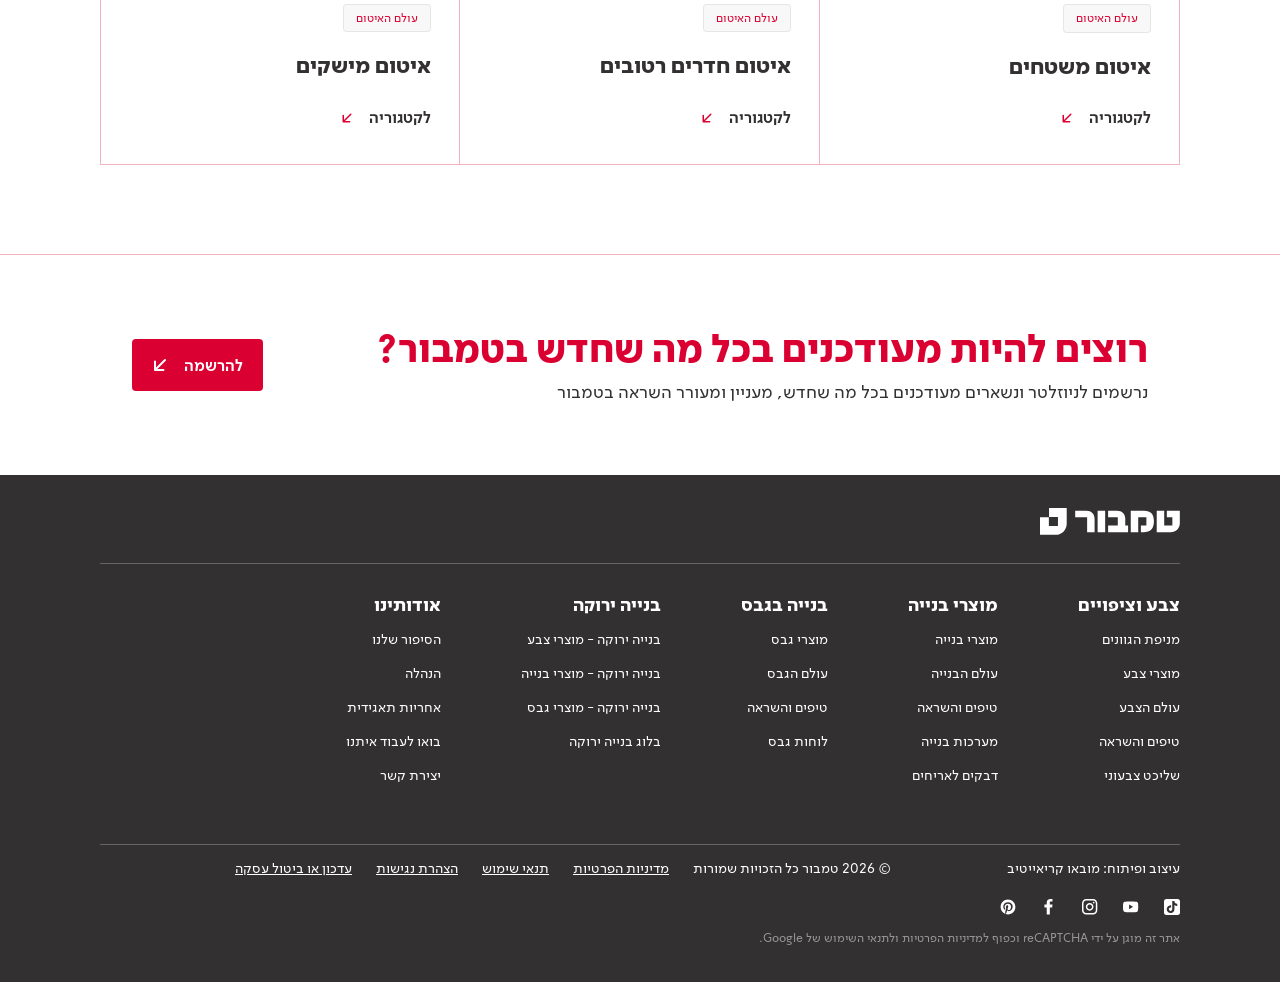
<file: roofs.html>
<!doctype html>
<html lang="he" dir="rtl">
<head>
<meta charset="utf-8">
<meta name="viewport" content="width=device-width,initial-scale=1">
<title>איטום גגות | טמבור</title>
<meta name="description" content="כל המידע, הסרטונים והטיפים שכדאי להכיר על מוצרי האיטום של טמבור.">
<link rel="stylesheet" href="css/styles.css?v=108">
</head>
<body>
<a class="skip" href="#main">דלג לתוכן</a>

<svg width="0" height="0" style="position:absolute" aria-hidden="true">
  <symbol id="logo" viewBox="0 0 627 120"><path d="M0 119.791H69.8225C97.2878 119.791 119.625 97.2884 119.625 69.6578V0.000652889H40.5372V39.5446H80.4118V80.2471H39.7092V40.7032H0V119.791Z"/><path d="M462.063 108.368C494.823 108.864 510.211 92.1536 510.211 57.9043C510.211 26.4671 495.981 11.4111 465.868 11.4111H406.47V108.203H439.892V41.5244H476.458V78.0896H451.804V108.203L462.063 108.368ZM211.066 108.203H244.489V47.9763C244.489 25.3097 229.929 11.4111 208.089 11.4111H157.625V41.5244H211.066V108.203ZM258.057 108.203H291.81V11.4111H258.057V108.203ZM305.046 108.203H394.556V78.0896H381.816V47.811C381.816 25.3097 367.422 11.4111 345.582 11.4111H305.046V41.5244H348.395V78.0896H305.046V108.203ZM522.785 108.368H585.824C607.995 108.368 626.194 90.1682 626.194 67.831V11.4111H568.12V41.5244H592.773V78.0896H556.207V11.4111H522.785V108.368Z"/></symbol><symbol id="arrow" viewBox="0 0 32 32"><path d="M21 11 11 21M11 12.5V21h8.5" fill="none" stroke="currentColor" stroke-width="2" stroke-linecap="round" stroke-linejoin="round"/></symbol>
  <symbol id="play" viewBox="0 0 14.7826 16.6304"><path d="M12.3118 8.31522L1.21134 2.07121V14.5592L12.3118 8.31522Z" fill="none" stroke="currentColor" stroke-width="2.42269"/></symbol>
  <symbol id="box" viewBox="0 0 24 24"><path d="M3.5 7.5 12 3l8.5 4.5v9L12 21l-8.5-4.5zM3.5 7.5 12 12l8.5-4.5M12 12v9" fill="none" stroke="currentColor" stroke-width="1.8" stroke-linejoin="round"/></symbol>
  <symbol id="doc" viewBox="0 0 24 24"><path d="M6 3h8l4 4v14H6zM14 3v4h4M9 12h6M9 16h6" fill="none" stroke="currentColor" stroke-width="1.8" stroke-linejoin="round"/></symbol>
</svg>

<header class="site-header">
  <div class="topbar"><div class="wrap">
    <div class="tb-right">
      <a class="ib" href="#" aria-label="עגלת קניות"><img src="assets/icons/cart-desktop.svg" alt=""></a>
      <a class="ib" href="#" aria-label="רשימת מועדפים"><img src="assets/icons/heart-desktop.svg" alt=""></a>
      <a class="ib" href="#" aria-label="התחברות"><img src="assets/icons/user-icon.svg" alt=""></a>
      <a class="hh opt" href="#"><img src="assets/icons/HardHat-desktop.svg" alt=""><span>פתרונות לתעשייה - בקרוב</span></a>
    </div>
    <a class="search" href="#"><span>חיפוש</span><svg width="28" height="28" viewBox="0 0 28 28" fill="none" aria-hidden="true"><path d="M12.5557 17.8654C15.3749 17.8654 17.6603 15.58 17.6603 12.7608C17.6603 9.94164 15.3749 7.65625 12.5557 7.65625C9.73657 7.65625 7.45117 9.94164 7.45117 12.7608C7.45117 15.58 9.73657 17.8654 12.5557 17.8654Z" stroke="#fff" stroke-width="1.5" stroke-linecap="square"/><path d="M16.1643 16.3695L19.7011 19.9063" stroke="#fff" stroke-width="1.5" stroke-linecap="square"/></svg></a>
    <div class="tb-left">
      <a class="phone" href="tel:*6477"><svg width="18" height="18" viewBox="0 0 24 24" fill="none" stroke="#fff" stroke-width="1.2" aria-hidden="true"><path d="M5 4h4l1.5 4-2 1.5a11 11 0 0 0 6 6l1.5-2 4 1.5v4c0 1-1 2-2 2C10 21 3 14 3 6c0-1 1-2 2-2z"/></svg><span>צור קשר</span></a>
      <span class="lang"><b>HE</b> | EN</span>
    </div>
  </div></div>
  <div class="mainbar"><div class="wrap">
    <a class="logo" href="index.html" aria-label="טמבור - עמוד הבית"><svg viewBox="0 0 627 120" role="img" aria-label="טמבור"><use href="#logo"/></svg></a>
    <nav class="nav" aria-label="ראשי">
      <a href="https://tambour.co.il/%D7%A7%D7%98%D7%9C%D7%95%D7%92-%D7%9E%D7%95%D7%A6%D7%A8%D7%99%D7%9D/%D7%A6%D7%91%D7%A2-%D7%95%D7%A6%D7%99%D7%A4%D7%95%D7%99%D7%99%D7%9D/">צבע וציפויים</a>
      <div class="has-mega">
        <a href="https://tambour.co.il/%D7%A7%D7%98%D7%9C%D7%95%D7%92-%D7%9E%D7%95%D7%A6%D7%A8%D7%99%D7%9D/%D7%9E%D7%95%D7%A6%D7%A8%D7%99-%D7%91%D7%A0%D7%99%D7%99%D7%94/" aria-current="page" aria-haspopup="true">מוצרי בנייה</a>
        <div class="mega" role="region" aria-label="מוצרי בנייה">
          <div class="mega-dim" aria-hidden="true"></div>
          <div class="mega-grid">
            <div class="mcol">
              <div class="mhead"><h2>מוצרי בנייה</h2></div>
              <ul class="mlist">
                <li><a class="mp on" href="https://tambour.co.il/%D7%A7%D7%98%D7%9C%D7%95%D7%92-%D7%9E%D7%95%D7%A6%D7%A8%D7%99%D7%9D/%D7%9E%D7%95%D7%A6%D7%A8%D7%99-%D7%91%D7%A0%D7%99%D7%99%D7%94/"><span class="nm">קטלוג מוצרי בנייה</span><img src="assets/img/arrow-left.svg" alt="" width="15" height="14"></a></li>
                <li><a class="mp" href="#"><span class="nm">עולם הבנייה</span><img src="assets/img/arrow-left.svg" alt="" width="15" height="14"></a></li>
                <li><a class="mp" href="index.html"><span class="nm">עולם האיטום</span><span class="new-tag">חדש</span><img src="assets/img/arrow-left.svg" alt="" width="15" height="14"></a></li>
              </ul>
            </div>
            <div class="mcol">
              <div class="mhead"><h2>קטלוג מוצרי בנייה</h2></div>
              <ul class="mlist">
                <li><a class="mch" href="https://tambour.co.il/%D7%A7%D7%98%D7%9C%D7%95%D7%92-%D7%9E%D7%95%D7%A6%D7%A8%D7%99%D7%9D/%D7%9E%D7%95%D7%A6%D7%A8%D7%99-%D7%91%D7%A0%D7%99%D7%99%D7%94/%D7%93%D7%91%D7%A7%D7%99%D7%9D-%D7%9C%D7%90%D7%A8%D7%99%D7%97%D7%99%D7%9D/">דבקים לאריחים</a></li>
                <li><a class="mch" href="https://tambour.co.il/%D7%A7%D7%98%D7%9C%D7%95%D7%92-%D7%9E%D7%95%D7%A6%D7%A8%D7%99%D7%9D/%D7%9E%D7%95%D7%A6%D7%A8%D7%99-%D7%91%D7%A0%D7%99%D7%99%D7%94/%D7%98%D7%99%D7%99%D7%97%D7%99%D7%9D/">טייחים</a></li>
                <li><a class="mch" href="https://tambour.co.il/%D7%A7%D7%98%D7%9C%D7%95%D7%92-%D7%9E%D7%95%D7%A6%D7%A8%D7%99%D7%9D/%D7%9E%D7%95%D7%A6%D7%A8%D7%99-%D7%91%D7%A0%D7%99%D7%99%D7%94/%D7%90%D7%99%D7%98%D7%95%D7%9D/">איטום</a></li>
                <li><a class="mch" href="https://tambour.co.il/%D7%A7%D7%98%D7%9C%D7%95%D7%92-%D7%9E%D7%95%D7%A6%D7%A8%D7%99%D7%9D/%D7%9E%D7%95%D7%A6%D7%A8%D7%99-%D7%91%D7%A0%D7%99%D7%99%D7%94/%D7%97%D7%95%D7%9E%D7%A8%D7%99-%D7%9E%D7%99%D7%9C%D7%95%D7%99-%D7%95%D7%94%D7%97%D7%9C%D7%A7%D7%94/">חומרי מילוי והחלקה</a></li>
                <li><a class="mch" href="https://tambour.co.il/%D7%A7%D7%98%D7%9C%D7%95%D7%92-%D7%9E%D7%95%D7%A6%D7%A8%D7%99%D7%9D/%D7%9E%D7%95%D7%A6%D7%A8%D7%99-%D7%91%D7%A0%D7%99%D7%99%D7%94/%D7%91%D7%9C%D7%95%D7%A7%D7%99-%D7%92%D7%91%D7%A1/">בלוקי גבס</a></li>
                <li><a class="mch" href="https://tambour.co.il/%D7%A7%D7%98%D7%9C%D7%95%D7%92-%D7%9E%D7%95%D7%A6%D7%A8%D7%99%D7%9D/%D7%9E%D7%95%D7%A6%D7%A8%D7%99-%D7%91%D7%A0%D7%99%D7%99%D7%94/">לכל מוצרי הבנייה</a></li>
              </ul>
            </div>
            <div class="mcol promo">
              <div class="mhead"><h3>דבקים</h3><a class="more" href="https://tambour.co.il/%D7%A7%D7%98%D7%9C%D7%95%D7%92-%D7%9E%D7%95%D7%A6%D7%A8%D7%99%D7%9D/%D7%9E%D7%95%D7%A6%D7%A8%D7%99-%D7%91%D7%A0%D7%99%D7%99%D7%94/%D7%93%D7%91%D7%A7%D7%99%D7%9D-%D7%9C%D7%90%D7%A8%D7%99%D7%97%D7%99%D7%9D/"><span>קראו עוד</span><svg viewBox="0 0 20 20" aria-hidden="true"><path d="M13 7 6 14M6 8v6h6" fill="none" stroke="currentColor" stroke-width="1.8" stroke-linecap="square"/></svg></a></div>
              <div class="pimg"><img src="assets/img/mega-promo.webp" alt=""><i class="px w"></i><i class="px t"></i><i class="px l"></i></div>
            </div>
          </div>
        </div>
      </div>
      <a href="https://tambour.co.il/%D7%A7%D7%98%D7%9C%D7%95%D7%92-%D7%9E%D7%95%D7%A6%D7%A8%D7%99%D7%9D/%D7%91%D7%A0%D7%99%D7%99%D7%94-%D7%91%D7%92%D7%91%D7%A1/">בנייה בגבס</a>
      <a href="https://tambour.co.il/%D7%A7%D7%98%D7%9C%D7%95%D7%92-%D7%9E%D7%95%D7%A6%D7%A8%D7%99%D7%9D/%D7%A6%D7%91%D7%A2-%D7%95%D7%A6%D7%99%D7%A4%D7%95%D7%99%D7%99%D7%9D/?green_building=1">בנייה ירוקה</a>
      <a href="https://tambour.co.il/blog-lobby/">תוכן מקצועי</a>
      <a href="https://tambour.co.il/about-us/">אודותינו</a>
    </nav>
    <a class="link cta" href="https://tambour.co.il/%D7%94%D7%9E%D7%A0%D7%99%D7%A4%D7%94/">מניפת הגוונים<svg viewBox="0 0 25 24" aria-hidden="true"><path d="M16.8 8l-9 9M15.8 18h-9V9" fill="none" stroke="currentColor" stroke-width="2" stroke-linecap="square" stroke-linejoin="round"/></svg></a>
    <button class="burger" aria-label="תפריט" aria-expanded="false"><svg viewBox="0 0 24 24" fill="none" stroke="currentColor" stroke-width="2" stroke-linecap="round"><path d="M4 7h16M4 12h16M4 17h16"/></svg></button>
  </div></div>
</header>




















































































<div class="crumbbar"><div class="wrap frame"><div class="crumbs"><a href="https://tambour.co.il/">עמוד הבית</a> › <a href="https://tambour.co.il/%D7%A7%D7%98%D7%9C%D7%95%D7%92-%D7%9E%D7%95%D7%A6%D7%A8%D7%99%D7%9D/">קטלוג מוצרים</a> › <a href="https://tambour.co.il/%D7%A7%D7%98%D7%9C%D7%95%D7%92-%D7%9E%D7%95%D7%A6%D7%A8%D7%99%D7%9D/%D7%9E%D7%95%D7%A6%D7%A8%D7%99-%D7%91%D7%A0%D7%99%D7%99%D7%94/">מוצרי בנייה</a> › <a href="index.html">עולם האיטום</a> › <b>איטום גגות</b></div></div></div>
<nav class="subnav" aria-label="קטגוריות איטום">
  <div class="wrap">
    <a class="t" href="index.html">עולם האיטום</a>
    <a class="t" href="surfaces.html">איטום משטחים</a>
    <a class="t" href="roofs.html" aria-current="page">איטום גגות</a>
    <a class="t" href="wet-rooms.html">איטום חדרים רטובים</a>
    <a class="t" href="joints.html">איטום מישקים</a>
  </div>
</nav>

<main id="main">
  <section class="hero cat-hero">
    <div class="wrap frame">
      <div class="hero-copy">
        
        <h1 class="h1">איטום גגות</h1>
        <p class="lead">פתרונות לאיטום יעיל של גגות חדשים וקיימים, לרבות פוליאוריתן טהור, משחות וחומרים אקריליים, בעלי עמידות למים עומדים.</p>
        <p class="body-text">איטום הגגות של טמבור משלב ותק ואמינות לצד טכנולוגיית פוליאוריתן מתקדמת. מוצרי TAMSEAL ופוליגג גמישים, גשרים על סדקים דינמיים ועומדים בתנאי מזג אוויר קיצוניים. ל-Tamseal 777 ול-PU780 החזרה סולארית גבוהה (הלבנה), המסייעת גם בבידוד תרמי ובחיסכון באנרגיה.</p>
      </div>
      <div class="hero-img" aria-hidden="true"><img src="assets/img/hero-roofs.jpg" alt=""><i class="c0"></i><i class="c1"></i><i class="c2"></i></div>
    </div>
  </section>

  <section class="section" id="products">
    <div class="wrap">
      <div class="sec-head"><h2 class="h2">מוצרי האיטום של טמבור</h2></div>
      <div class="pgrid" style="--cols:4"><a class="pcard" href="https://tambour.co.il/product/pu-780-%D7%90%D7%99%D7%98%D7%95%D7%9D-%D7%A4%D7%95%D7%9C%D7%99%D7%90%D7%95%D7%A8%D7%99%D7%AA%D7%A0%D7%99-%D7%9C%D7%92%D7%92%D7%95%D7%AA/" target="_blank" rel="noopener"><div class="ph"><img src="assets/img/products/780_pu_20kg_v3_web.jpg" alt=""></div><div class="pt"><h3><span class="t">איטום פוליאוריתני לגגות PU780</span><span class="parr" aria-hidden="true"><svg viewBox="0 0 25 24" fill="none"><path d="M16.78 8l-9 9" stroke="currentColor" stroke-width="2" stroke-linecap="square" stroke-linejoin="round"/><path d="M15.78 18h-9V9" stroke="currentColor" stroke-width="2" stroke-linecap="square"/></svg></span></h3></div></a><a class="pcard" href="https://tambour.co.il/product/%D7%A4%D7%95%D7%9C%D7%99%D7%90%D7%95%D7%A8%D7%99%D7%AA%D7%9F-%D7%94%D7%99%D7%91%D7%A8%D7%99%D7%93%D7%99-%D7%9C%D7%92%D7%92%D7%95%D7%AA-777-tamseal/" target="_blank" rel="noopener"><div class="ph"><img src="assets/img/products/777_polioriten_hybridi_15kg_img_v2_web.jpg" alt=""></div><div class="pt"><h3><span class="t">פוליאוריתן היברידי לאיטום גגות 777</span><span class="parr" aria-hidden="true"><svg viewBox="0 0 25 24" fill="none"><path d="M16.78 8l-9 9" stroke="currentColor" stroke-width="2" stroke-linecap="square" stroke-linejoin="round"/><path d="M15.78 18h-9V9" stroke="currentColor" stroke-width="2" stroke-linecap="square"/></svg></span></h3></div></a><a class="pcard" href="https://tambour.co.il/product/%D7%A4%D7%95%D7%9C%D7%99%D7%92%D7%92-450/" target="_blank" rel="noopener"><div class="ph"><img src="assets/img/products/polygag_450_web.jpg" alt=""></div><div class="pt"><h3><span class="t">פוליגג 450</span><span class="parr" aria-hidden="true"><svg viewBox="0 0 25 24" fill="none"><path d="M16.78 8l-9 9" stroke="currentColor" stroke-width="2" stroke-linecap="square" stroke-linejoin="round"/><path d="M15.78 18h-9V9" stroke="currentColor" stroke-width="2" stroke-linecap="square"/></svg></span></h3></div></a><a class="pcard" href="https://tambour.co.il/product/%D7%A4%D7%95%D7%9C%D7%99%D7%92%D7%92-%D7%9E%D7%A9%D7%95%D7%A8%D7%99%D7%99%D7%9F/" target="_blank" rel="noopener"><div class="ph"><img src="assets/img/products/polygag_meshuryan_web.jpg" alt=""></div><div class="pt"><h3><span class="t">פוליגג משוריין</span><span class="parr" aria-hidden="true"><svg viewBox="0 0 25 24" fill="none"><path d="M16.78 8l-9 9" stroke="currentColor" stroke-width="2" stroke-linecap="square" stroke-linejoin="round"/><path d="M15.78 18h-9V9" stroke="currentColor" stroke-width="2" stroke-linecap="square"/></svg></span></h3></div></a></div>
      <div class="pmore"><a class="link" href="https://old.tambour.co.il/ecatalogs/sealing-products-catalog/" target="_blank" rel="noopener">לכל המוצרים<svg aria-hidden="true"><use href="#arrow"/></svg></a></div>
    </div>
  </section>

  <section class="section videos" id="videos">
    <div class="wrap frame">
      <div class="sec-head"><h2 class="h2">סרטונים</h2></div>
      <div class="vgrid"><button class="vcard" type="button" data-src="assets/video/777.mp4"><span class="thumb"><img src="assets/video/777.jpg" alt="" loading="lazy"><span class="play"><svg aria-hidden="true"><use href="#play"/></svg></span></span><span class="h4">TAMSEAL 777 - פוליאוריתן היברידי לאיטום גגות</span><span class="vdesc">ציפוי פוליאוריתני היברידי עם הידבקות טובה, עמיד במים ובפני קרינת UV, ומחזיר את קרני השמש להפחתת הטמפרטורה של המבנה.</span></button><button class="vcard" type="button" data-src="assets/video/poligag.mp4"><span class="thumb"><img src="assets/video/poligag.jpg" alt="" loading="lazy"><span class="play"><svg aria-hidden="true"><use href="#play"/></svg></span></span><span class="h4">פוליגג - איטום גגות</span></button></div>
    </div>
  </section>


  <section class="section" id="articles">
    <div class="wrap frame">
      <div class="sec-head"><h2 class="h2">כתבות</h2></div>
      <div class="alist"><a class="acard" href="article-rain.html"><div class="ph"><img src="assets/img/articles/שגיא-345x345.jpg" alt="" loading="lazy"></div><div class="txt"><span class="pills"><span class="pill">טיפים והשראה</span></span><h3 class="h4">מרוצים עד הגג: איך לייצר איטום מיטבי?</h3><span class="link">קראו עוד<svg aria-hidden="true"><use href="#arrow"/></svg></span></div></a><a class="acard" href="article-white-roofs.html"><div class="ph"><img src="assets/img/articles/shutterstock_257429302-1-345x345.jpg" alt="" loading="lazy"></div><div class="txt"><span class="pills"><span class="pill">טיפים והשראה</span></span><h3 class="h4">חם, חם, מתקרר: איך גגות לבנים עוזרים להוריד את הטמפרטורה</h3><span class="link">קראו עוד<svg aria-hidden="true"><use href="#arrow"/></svg></span></div></a><a class="acard" href="article.html"><div class="ph"><img src="assets/img/articles/The-sealing_350x350px-345x345.jpg" alt="" loading="lazy"></div><div class="txt"><span class="pills"><span class="pill">טיפים והשראה</span></span><h3 class="h4">כל פתרונות האיטום המתקדמים של טמבור - לכל אתגר ומטרה</h3><span class="link">קראו עוד<svg aria-hidden="true"><use href="#arrow"/></svg></span></div></a></div>
    </div>
  </section>

  <section class="section related">
    <div class="wrap">
      <div class="sec-head"><h2 class="h2">עוד פתרונות איטום</h2>
        <a class="btn" href="wet-rooms.html"><svg aria-hidden="true"><use href="#arrow"/></svg>לקטגוריה הבאה: איטום חדרים רטובים</a></div>
      <div class="agrid n3"><a class="acard" href="surfaces.html"><div class="ph"><img src="assets/img/hero-surfaces.jpg" alt="" loading="lazy"></div><div class="txt"><span class="pills"><span class="pill">עולם האיטום</span></span><h3 class="h4">איטום משטחים</h3><span class="link">לקטגוריה<svg aria-hidden="true"><use href="#arrow"/></svg></span></div></a><a class="acard" href="wet-rooms.html"><div class="ph"><img src="assets/img/hero-wet.jpg" alt="" loading="lazy"></div><div class="txt"><span class="pills"><span class="pill">עולם האיטום</span></span><h3 class="h4">איטום חדרים רטובים</h3><span class="link">לקטגוריה<svg aria-hidden="true"><use href="#arrow"/></svg></span></div></a><a class="acard" href="joints.html"><div class="ph"><img src="assets/img/hero-joints.jpg" alt="" loading="lazy"></div><div class="txt"><span class="pills"><span class="pill">עולם האיטום</span></span><h3 class="h4">איטום מישקים</h3><span class="link">לקטגוריה<svg aria-hidden="true"><use href="#arrow"/></svg></span></div></a></div>
    </div>
  </section>

  <section class="news rule">
    <div class="wrap">
      <div><h2>רוצים להיות מעודכנים בכל מה שחדש בטמבור?</h2><p>נרשמים לניוזלטר ונשארים מעודכנים בכל מה שחדש, מעניין ומעורר השראה בטמבור</p></div>
      <a class="btn" href="#"><svg aria-hidden="true"><use href="#arrow"/></svg>להרשמה</a>
    </div>
  </section>
</main>

<footer class="site-footer">
  <div class="wrap">
    <div class="ft-logo"><a href="index.html" aria-label="טמבור"><svg viewBox="0 0 627 120" role="img" aria-label="טמבור"><use href="#logo"/></svg></a></div>
    <div class="ft-nav"><div class="ft-sec"><span class="ft-title">צבע וציפויים</span><ul><li><a href="https://tambour.co.il/%D7%94%D7%9E%D7%A0%D7%99%D7%A4%D7%94/">מניפת הגוונים</a></li><li><a href="https://tambour.co.il/%D7%A7%D7%98%D7%9C%D7%95%D7%92-%D7%9E%D7%95%D7%A6%D7%A8%D7%99%D7%9D/%D7%A6%D7%91%D7%A2-%D7%95%D7%A6%D7%99%D7%A4%D7%95%D7%99%D7%99%D7%9D/">מוצרי צבע</a></li><li><a href="https://tambour.co.il/blog-lobby/?label2=%D7%A6%D7%91%D7%A2-%D7%95%D7%A6%D7%99%D7%A4%D7%95%D7%99%D7%99%D7%9D">עולם הצבע</a></li><li><a href="https://tambour.co.il/blog-lobby/?label2=%D7%A6%D7%91%D7%A2-%D7%95%D7%A6%D7%99%D7%A4%D7%95%D7%99%D7%99%D7%9D&label=tips_inspiration">טיפים והשראה</a></li><li><a href="https://tambour.co.il/%D7%A9%D7%9C%D7%99%D7%9B%D7%98/">שליכט צבעוני</a></li></ul></div><div class="ft-sec"><span class="ft-title">מוצרי בנייה</span><ul><li><a href="https://tambour.co.il/%D7%A7%D7%98%D7%9C%D7%95%D7%92-%D7%9E%D7%95%D7%A6%D7%A8%D7%99%D7%9D/%D7%9E%D7%95%D7%A6%D7%A8%D7%99-%D7%91%D7%A0%D7%99%D7%99%D7%94/">מוצרי בנייה</a></li><li><a href="https://tambour.co.il/blog-lobby/?label2=%D7%9E%D7%95%D7%A6%D7%A8%D7%99-%D7%91%D7%A0%D7%99%D7%99%D7%94">עולם הבנייה</a></li><li><a href="https://tambour.co.il/blog-lobby/?label2=%D7%9E%D7%95%D7%A6%D7%A8%D7%99-%D7%91%D7%A0%D7%99%D7%99%D7%94&label=tips_inspiration">טיפים והשראה</a></li><li><a href="https://tambour.co.il/%D7%9E%D7%A2%D7%A8%D7%9B%D7%95%D7%AA-%D7%95%D7%9E%D7%A4%D7%A8%D7%98%D7%99%D7%9D/">מערכות בנייה</a></li><li><a href="https://tambour.co.il/%D7%A7%D7%98%D7%9C%D7%95%D7%92-%D7%9E%D7%95%D7%A6%D7%A8%D7%99%D7%9D/%D7%9E%D7%95%D7%A6%D7%A8%D7%99-%D7%91%D7%A0%D7%99%D7%99%D7%94/%D7%93%D7%91%D7%A7%D7%99%D7%9D-%D7%9C%D7%90%D7%A8%D7%99%D7%97%D7%99%D7%9D/">דבקים לאריחים</a></li></ul></div><div class="ft-sec"><span class="ft-title">בנייה בגבס</span><ul><li><a href="https://tambour.co.il/%D7%A7%D7%98%D7%9C%D7%95%D7%92-%D7%9E%D7%95%D7%A6%D7%A8%D7%99%D7%9D/%D7%91%D7%A0%D7%99%D7%99%D7%94-%D7%91%D7%92%D7%91%D7%A1/">מוצרי גבס</a></li><li><a href="https://tambour.co.il/blog-lobby/?label2=%D7%91%D7%A0%D7%99%D7%99%D7%94-%D7%91%D7%92%D7%91%D7%A1">עולם הגבס</a></li><li><a href="https://tambour.co.il/blog-lobby/?label2=%D7%91%D7%A0%D7%99%D7%99%D7%94-%D7%91%D7%92%D7%91%D7%A1&label=tips_inspiration">טיפים והשראה</a></li><li><a href="https://tambour.co.il/%D7%A7%D7%98%D7%9C%D7%95%D7%92-%D7%9E%D7%95%D7%A6%D7%A8%D7%99%D7%9D/%D7%91%D7%A0%D7%99%D7%99%D7%94-%D7%91%D7%92%D7%91%D7%A1/%D7%9C%D7%95%D7%97%D7%95%D7%AA-%D7%92%D7%91%D7%A1/">לוחות גבס</a></li></ul></div><div class="ft-sec"><span class="ft-title">בנייה ירוקה</span><ul><li><a href="https://tambour.co.il/%D7%A7%D7%98%D7%9C%D7%95%D7%92-%D7%9E%D7%95%D7%A6%D7%A8%D7%99%D7%9D/%D7%A6%D7%91%D7%A2-%D7%95%D7%A6%D7%99%D7%A4%D7%95%D7%99%D7%99%D7%9D/?green_building=1">בנייה ירוקה - מוצרי צבע</a></li><li><a href="https://tambour.co.il/%D7%A7%D7%98%D7%9C%D7%95%D7%92-%D7%9E%D7%95%D7%A6%D7%A8%D7%99%D7%9D/%D7%9E%D7%95%D7%A6%D7%A8%D7%99-%D7%91%D7%A0%D7%99%D7%99%D7%94/?green_building=1">בנייה ירוקה - מוצרי בנייה</a></li><li><a href="https://tambour.co.il/%D7%A7%D7%98%D7%9C%D7%95%D7%92-%D7%9E%D7%95%D7%A6%D7%A8%D7%99%D7%9D/%D7%91%D7%A0%D7%99%D7%99%D7%94-%D7%91%D7%92%D7%91%D7%A1/?green_building=1">בנייה ירוקה - מוצרי גבס</a></li><li><a href="https://tambour.co.il/blog-lobby/?label2=%D7%91%D7%A0%D7%99%D7%99%D7%94-%D7%99%D7%A8%D7%95%D7%A7%D7%94">בלוג בנייה ירוקה</a></li></ul></div><div class="ft-sec"><span class="ft-title">אודותינו</span><ul><li><a href="https://tambour.co.il/about-us/">הסיפור שלנו</a></li><li><a href="https://tambour.co.il/about-us/%D7%97%D7%91%D7%A8%D7%99-%D7%94%D7%94%D7%A0%D7%94%D7%9C%D7%94/">הנהלה</a></li><li><a href="https://tambour.co.il/about-us/%D7%90%D7%97%D7%A8%D7%99%D7%95%D7%AA-%D7%AA%D7%90%D7%92%D7%99%D7%93%D7%99%D7%AA/">אחריות תאגידית</a></li><li><a href="https://tambour.co.il/about-us/career-lobby/">בואו לעבוד איתנו</a></li><li><a href="https://tambour.co.il/contact-us/">יצירת קשר</a></li></ul></div></div>
    <div class="ft-lower">
      <div class="ft-legal"><div class="ft-links"><a href="https://tambour.co.il/%D7%9E%D7%93%D7%99%D7%A0%D7%99%D7%95%D7%AA-%D7%94%D7%A4%D7%A8%D7%98%D7%99%D7%95%D7%AA/">מדיניות הפרטיות</a><a href="https://tambour.co.il/%D7%AA%D7%A0%D7%90%D7%99-%D7%A9%D7%99%D7%9E%D7%95%D7%A9/">תנאי שימוש</a><a href="https://tambour.co.il/%D7%94%D7%A6%D7%94%D7%A8%D7%AA-%D7%A0%D7%92%D7%99%D7%A9%D7%95%D7%AA/">הצהרת נגישות</a><a href="https://tambour.co.il/%D7%91%D7%99%D7%98%D7%95%D7%9C-%D7%90%D7%95-%D7%A2%D7%93%D7%9B%D7%95%D7%9F-%D7%A2%D7%A1%D7%A7%D7%94/">עדכון או ביטול עסקה</a></div><div class="ft-copy"><a href="https://moveo.co.il/" target="_blank" rel="noopener">עיצוב ופיתוח: מובאו קריאייטיב</a><span>© 2026 טמבור כל הזכויות שמורות</span></div></div>
      <div class="ft-social"><a href="https://vt.tiktok.com/ZS55eFFQo/" target="_blank" rel="noopener" aria-label="טיקטוק"><img src="assets/icons/tiktok.svg" alt=""></a><a href="https://www.youtube.com/user/TambourTV" target="_blank" rel="noopener" aria-label="יוטיוב"><img src="assets/icons/youtube.svg" alt=""></a><a href="https://www.instagram.com/tambour_il/profilecard" target="_blank" rel="noopener" aria-label="אינסטגרם"><img src="assets/icons/instagram.svg" alt=""></a><a href="https://www.facebook.com/tambourgroup" target="_blank" rel="noopener" aria-label="פייסבוק"><img src="assets/icons/facebook.svg" alt=""></a><a href="https://www.pinterest.com/tambourpaints/" target="_blank" rel="noopener" aria-label="פינטרסט"><img src="assets/icons/pinterest.svg" alt=""></a></div>
    </div>
    <p class="ft-recaptcha">אתר זה מוגן על ידי reCAPTCHA וכפוף למדיניות הפרטיות ולתנאי השימוש של Google.</p>
  </div>
</footer>
<script src="js/site.js"></script>
<script src="js/video.js"></script>
</body>
</html>
</file>
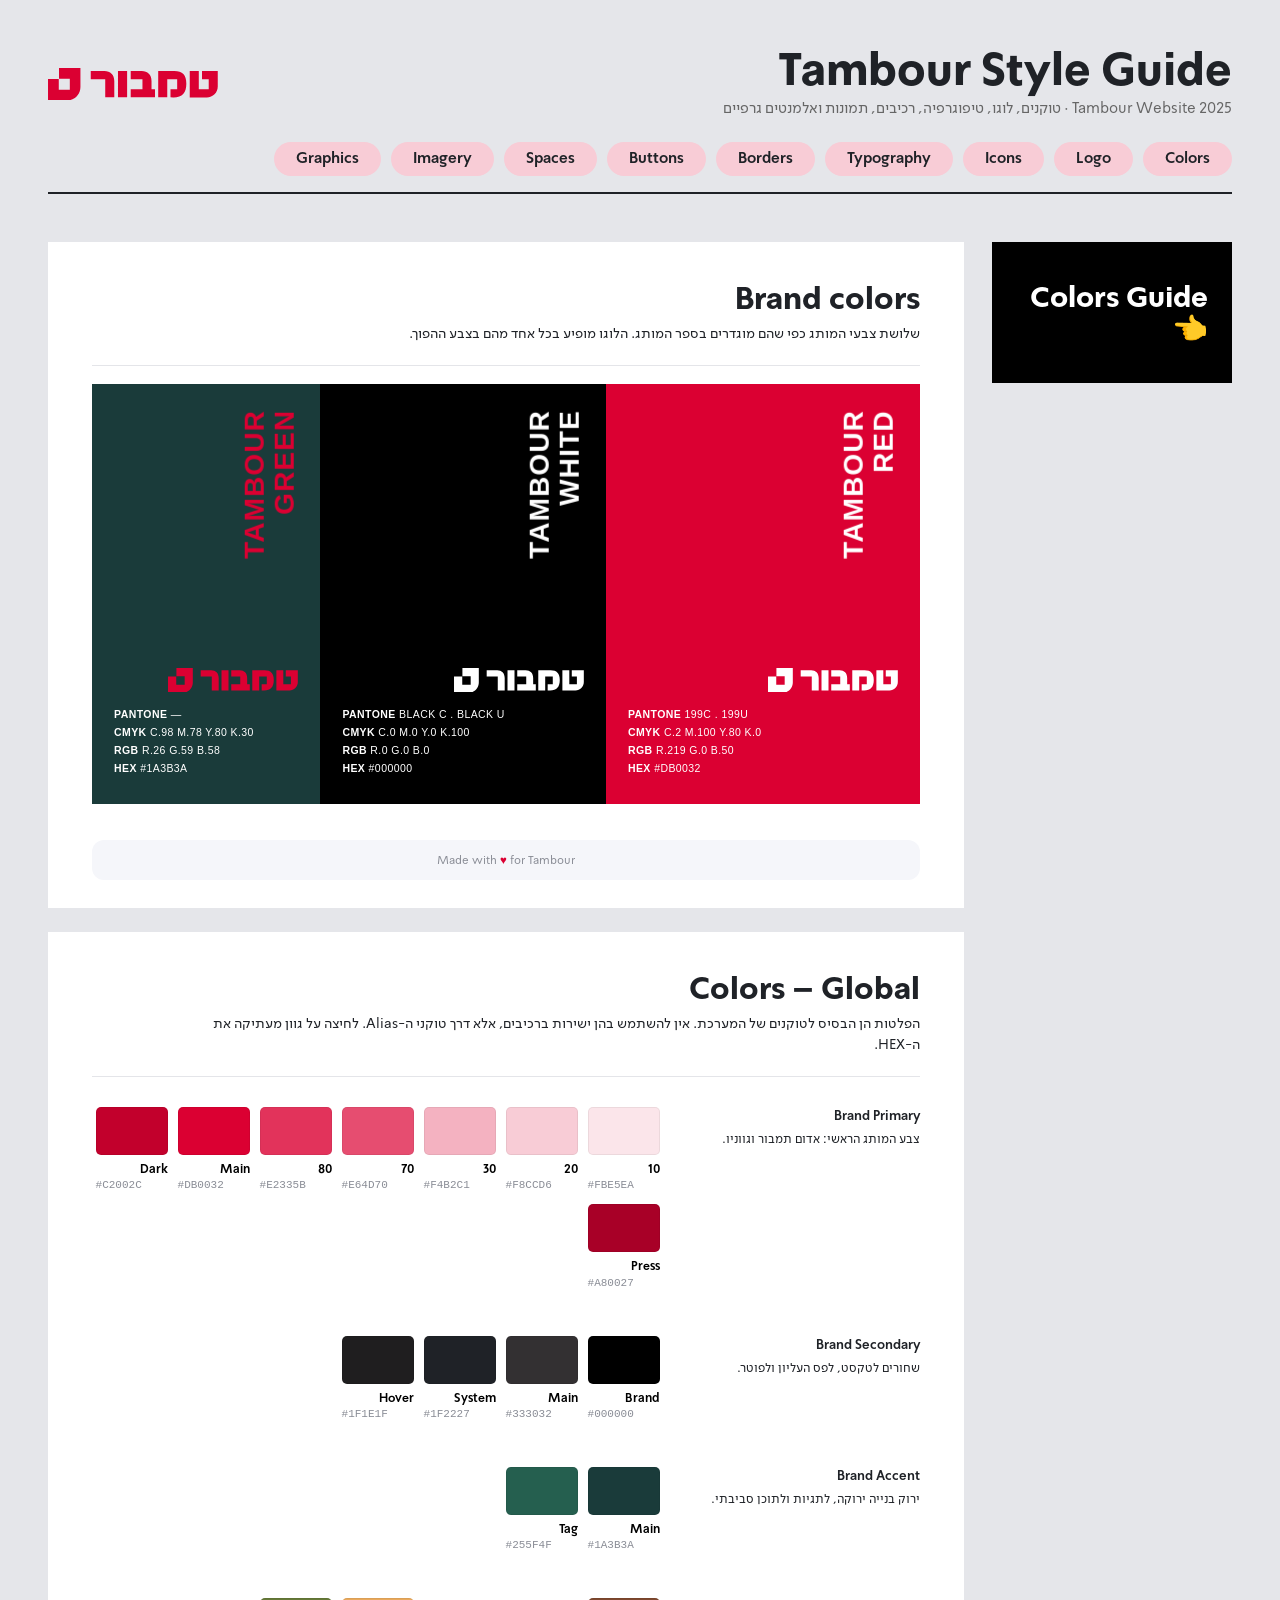
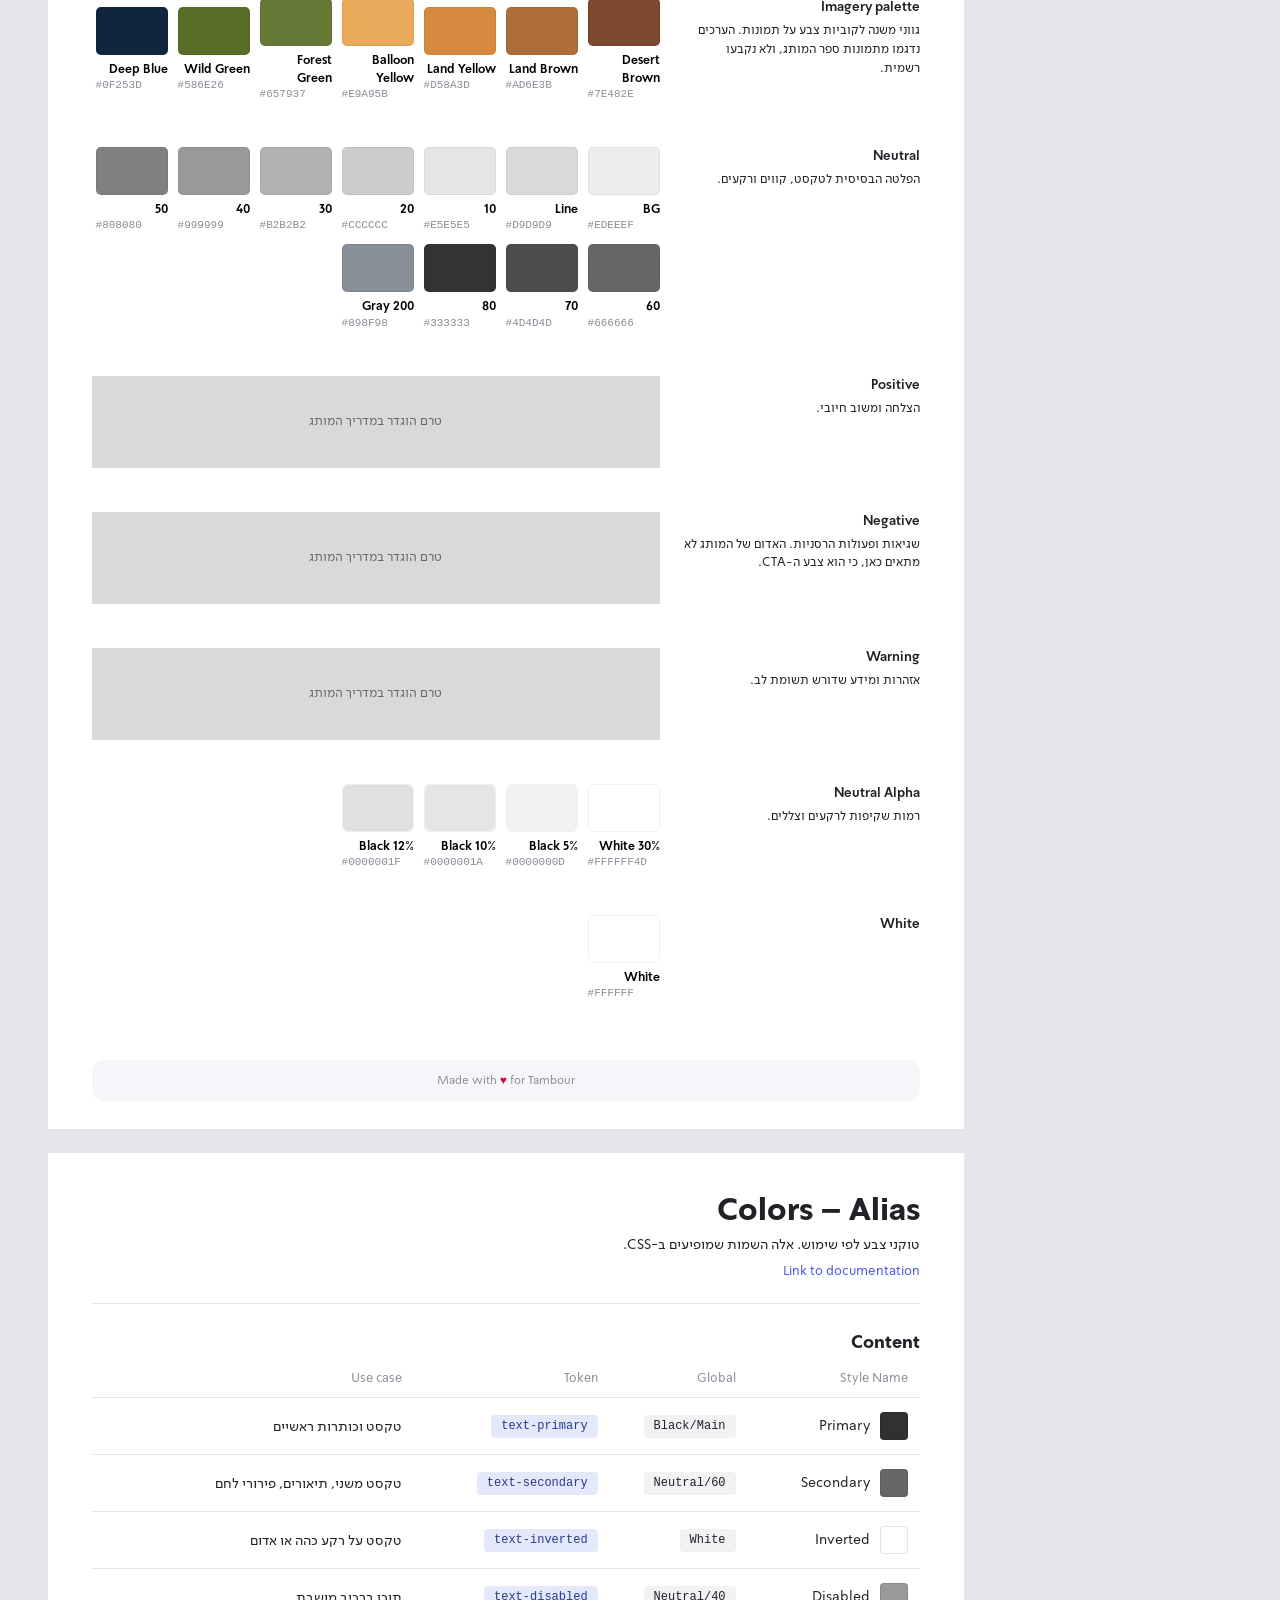
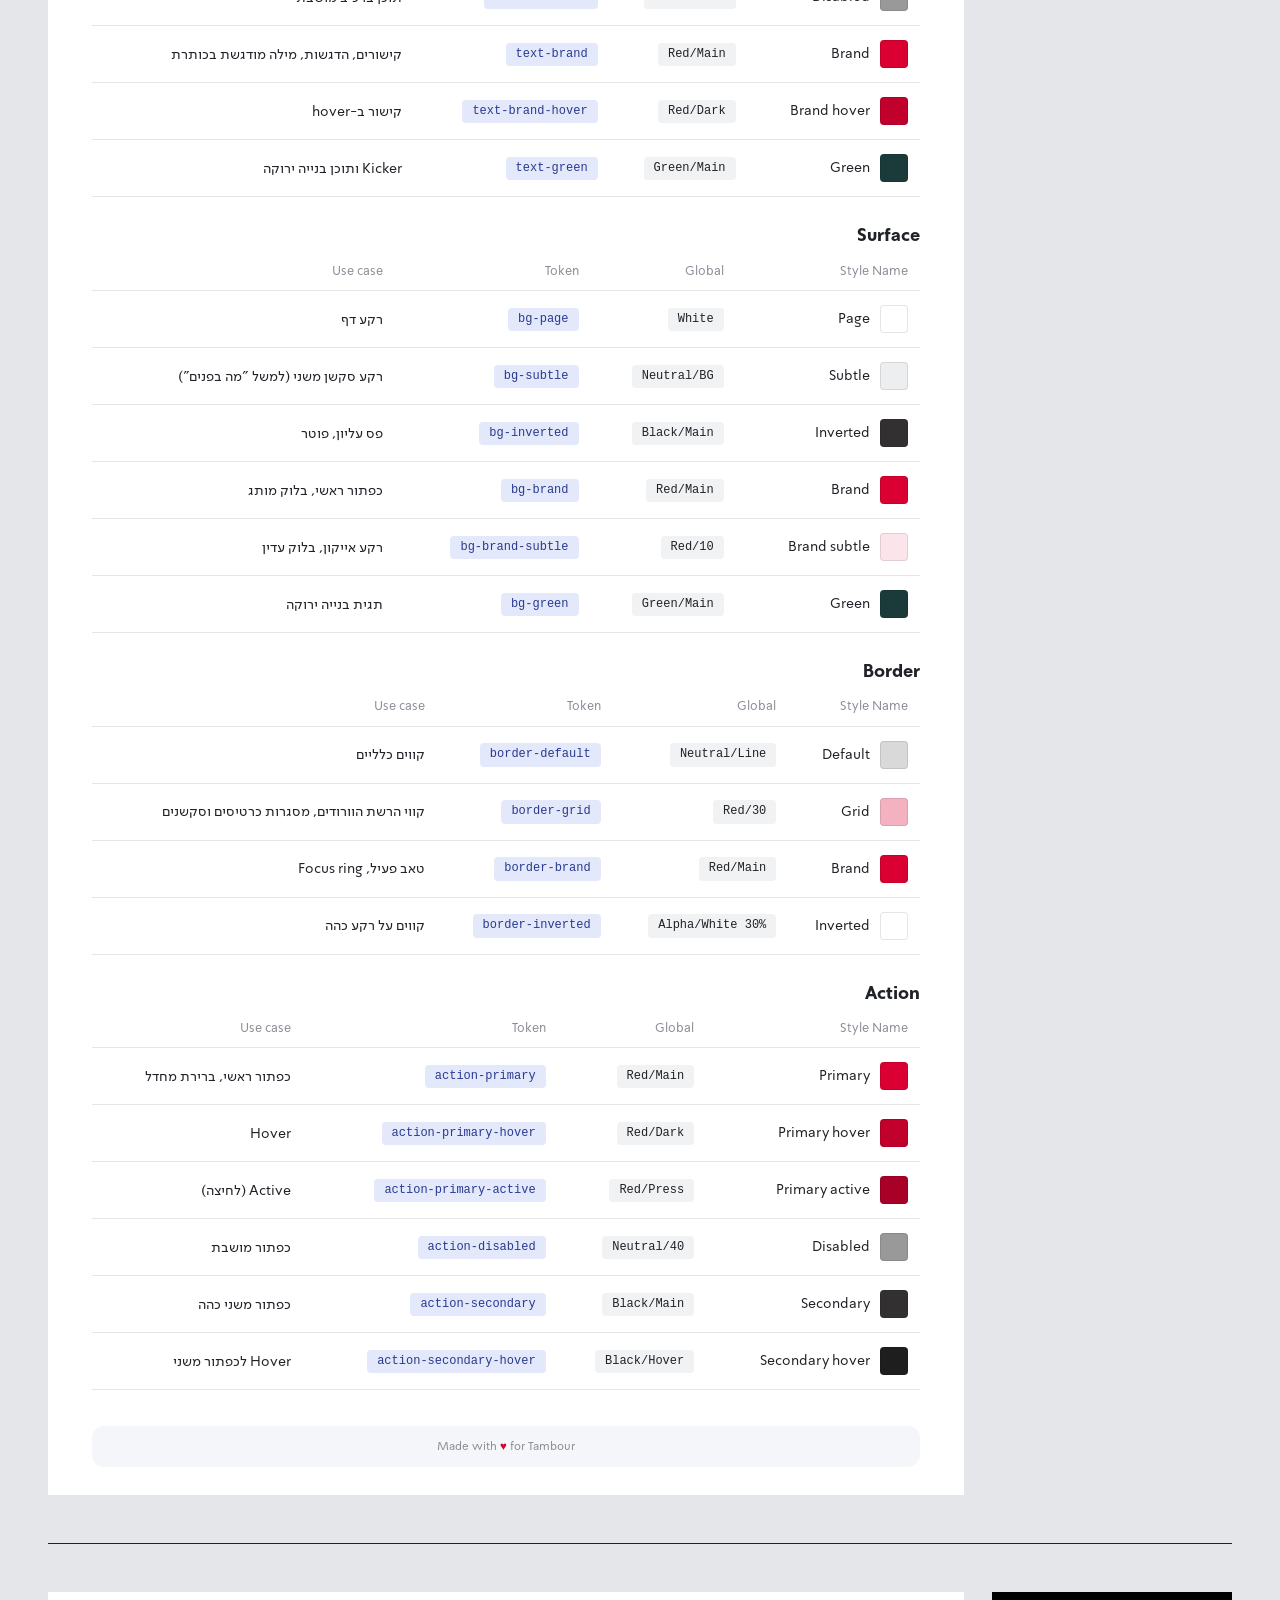
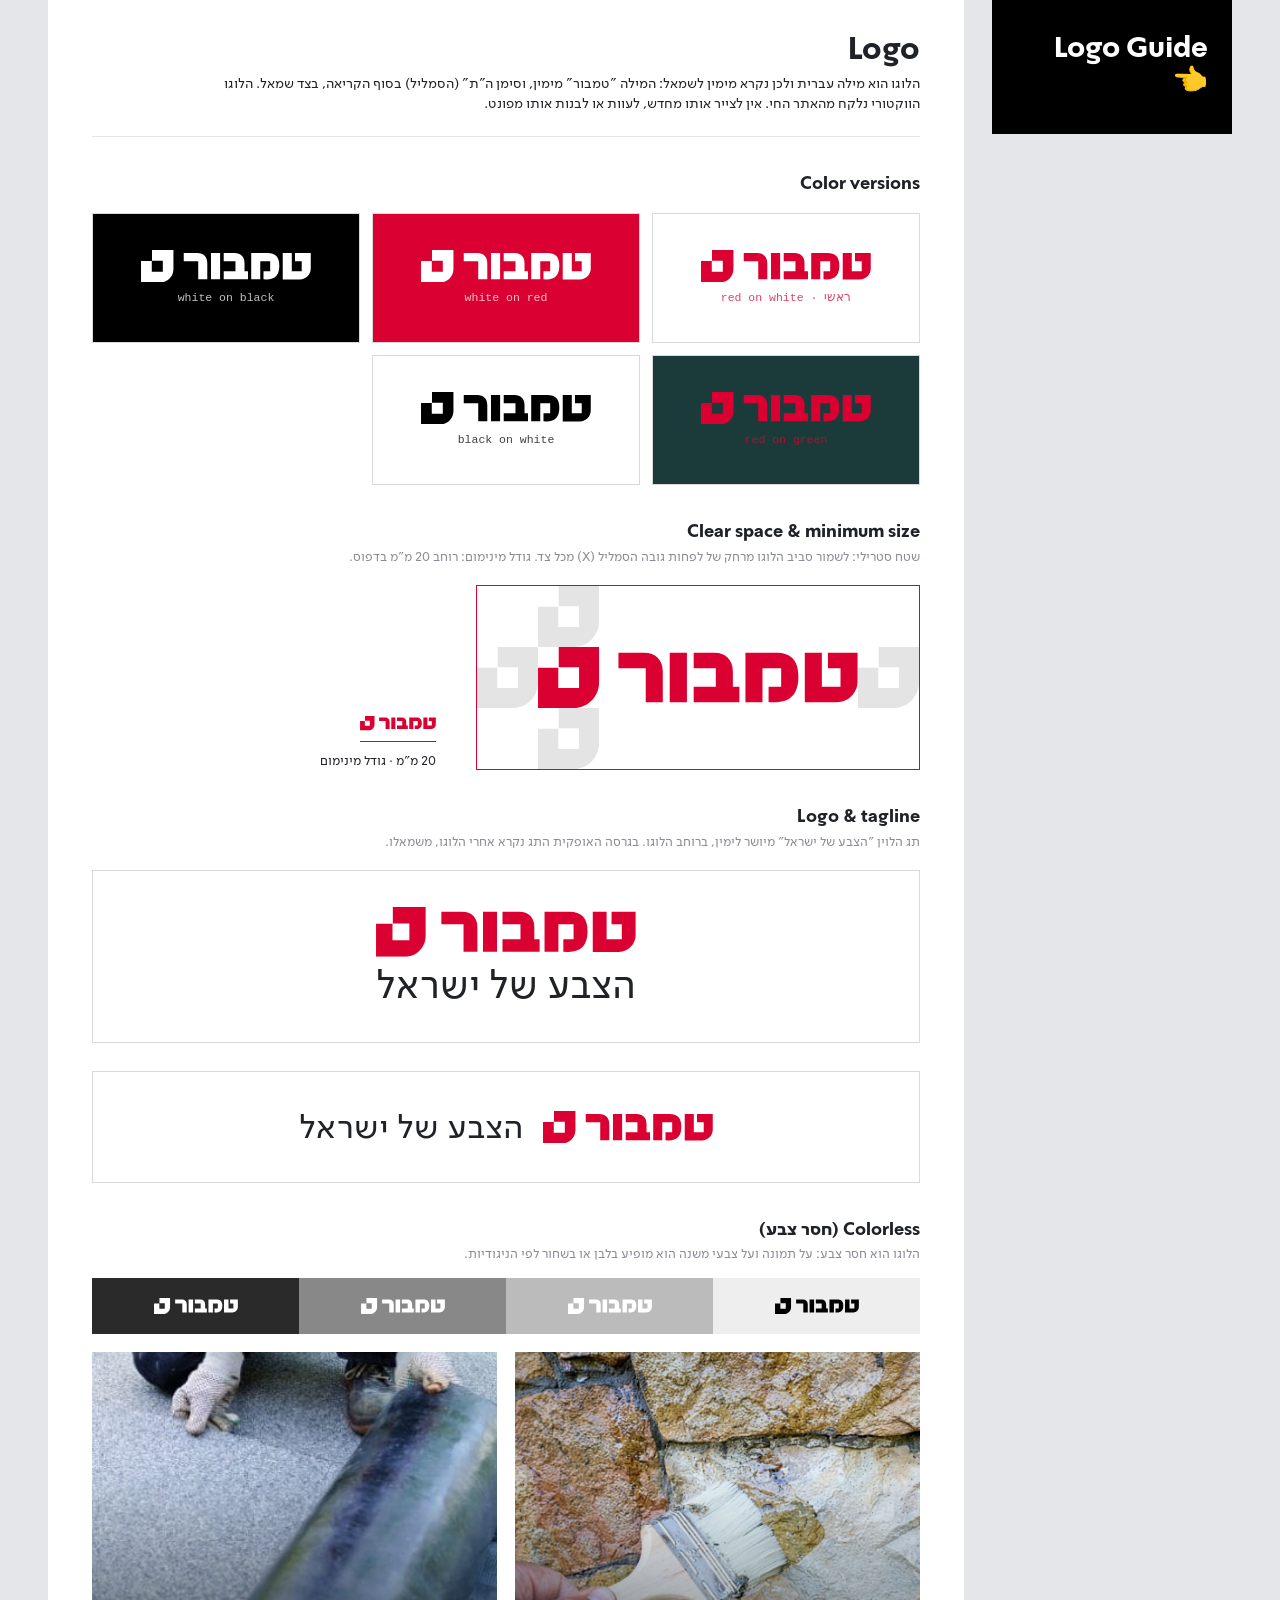
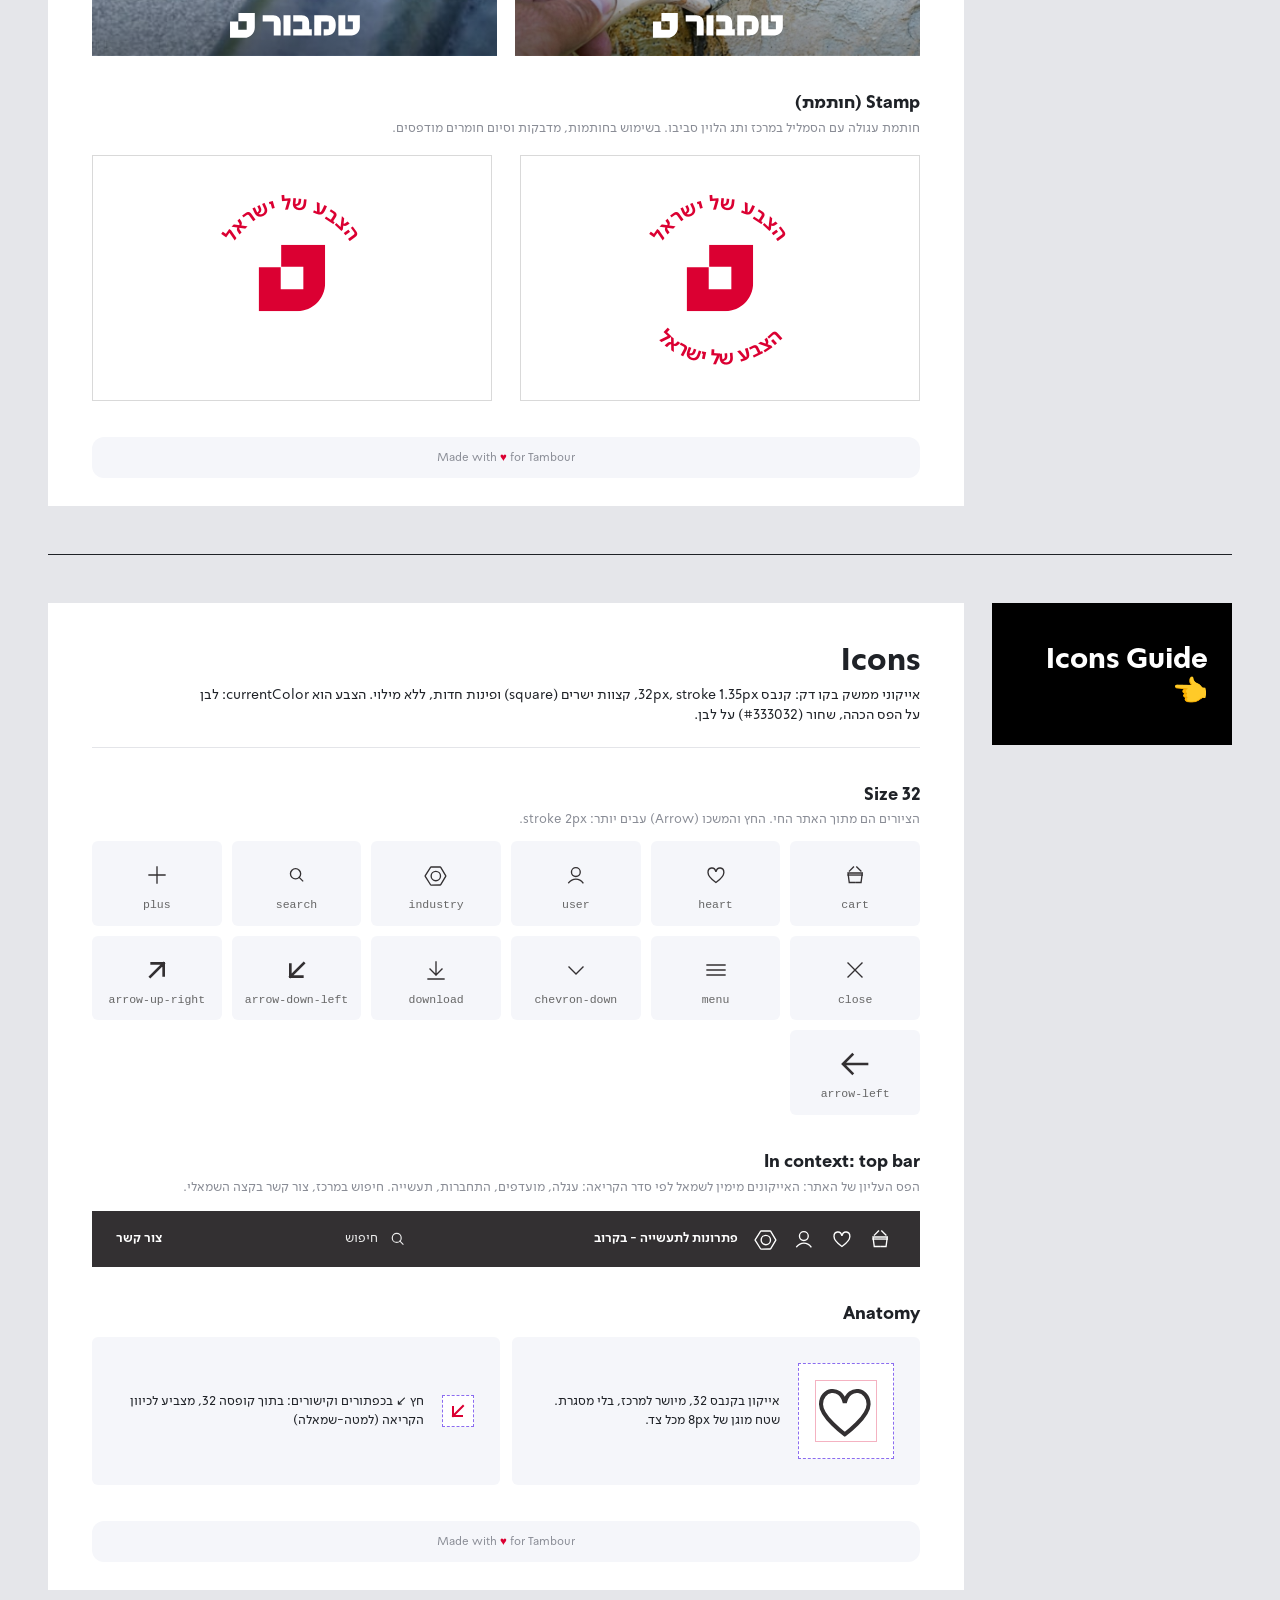
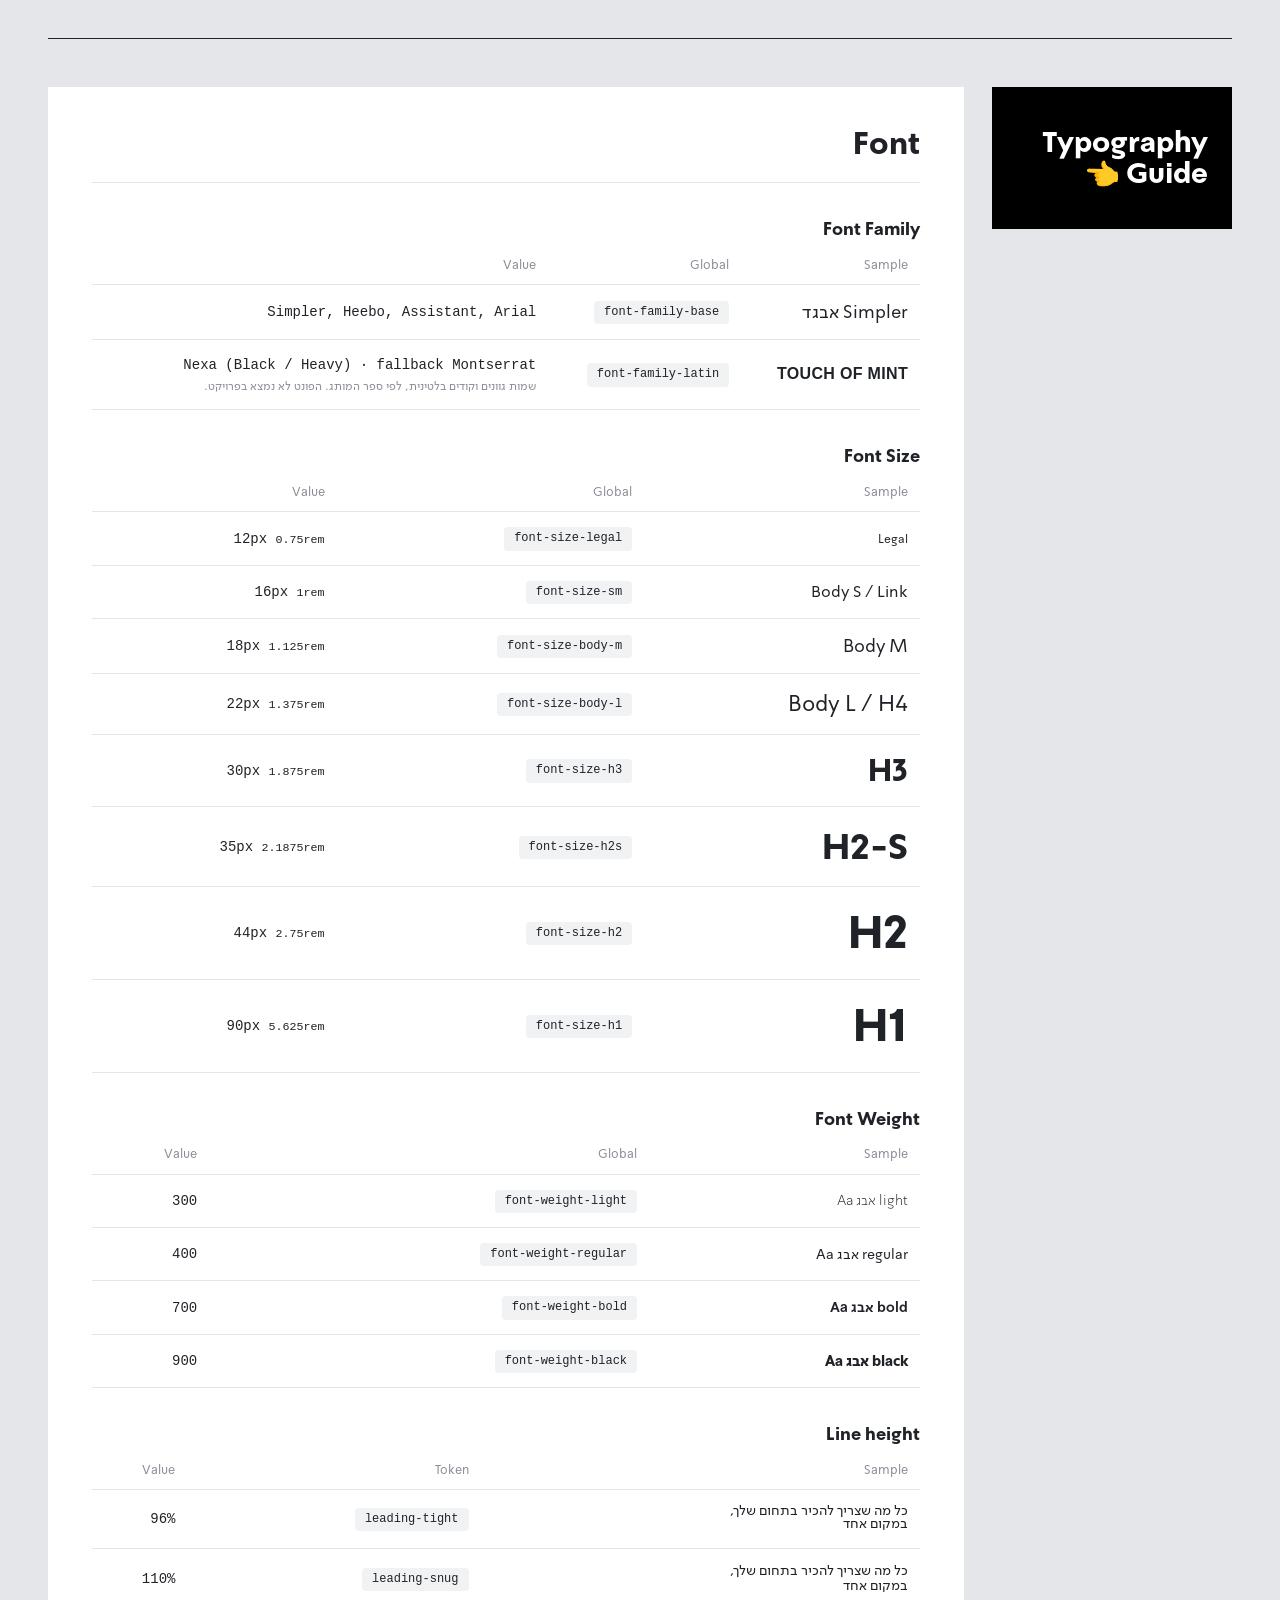
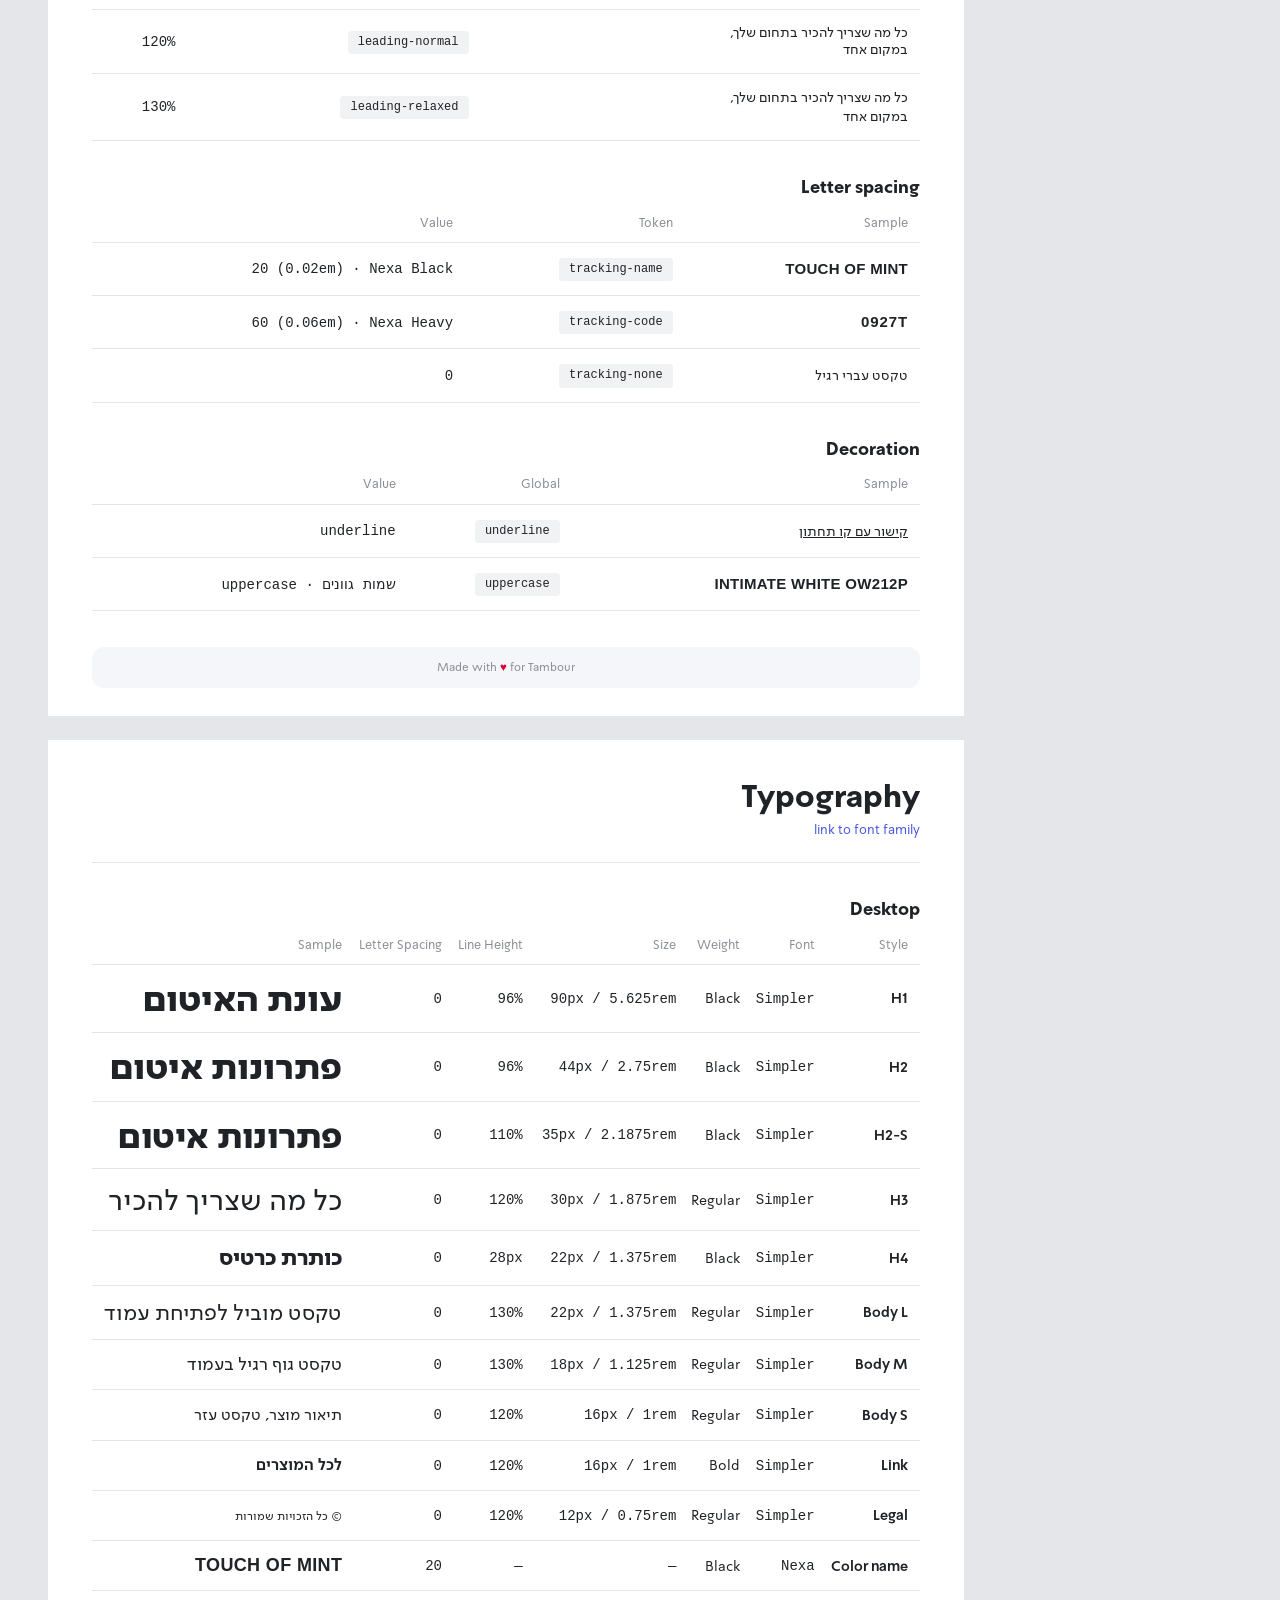
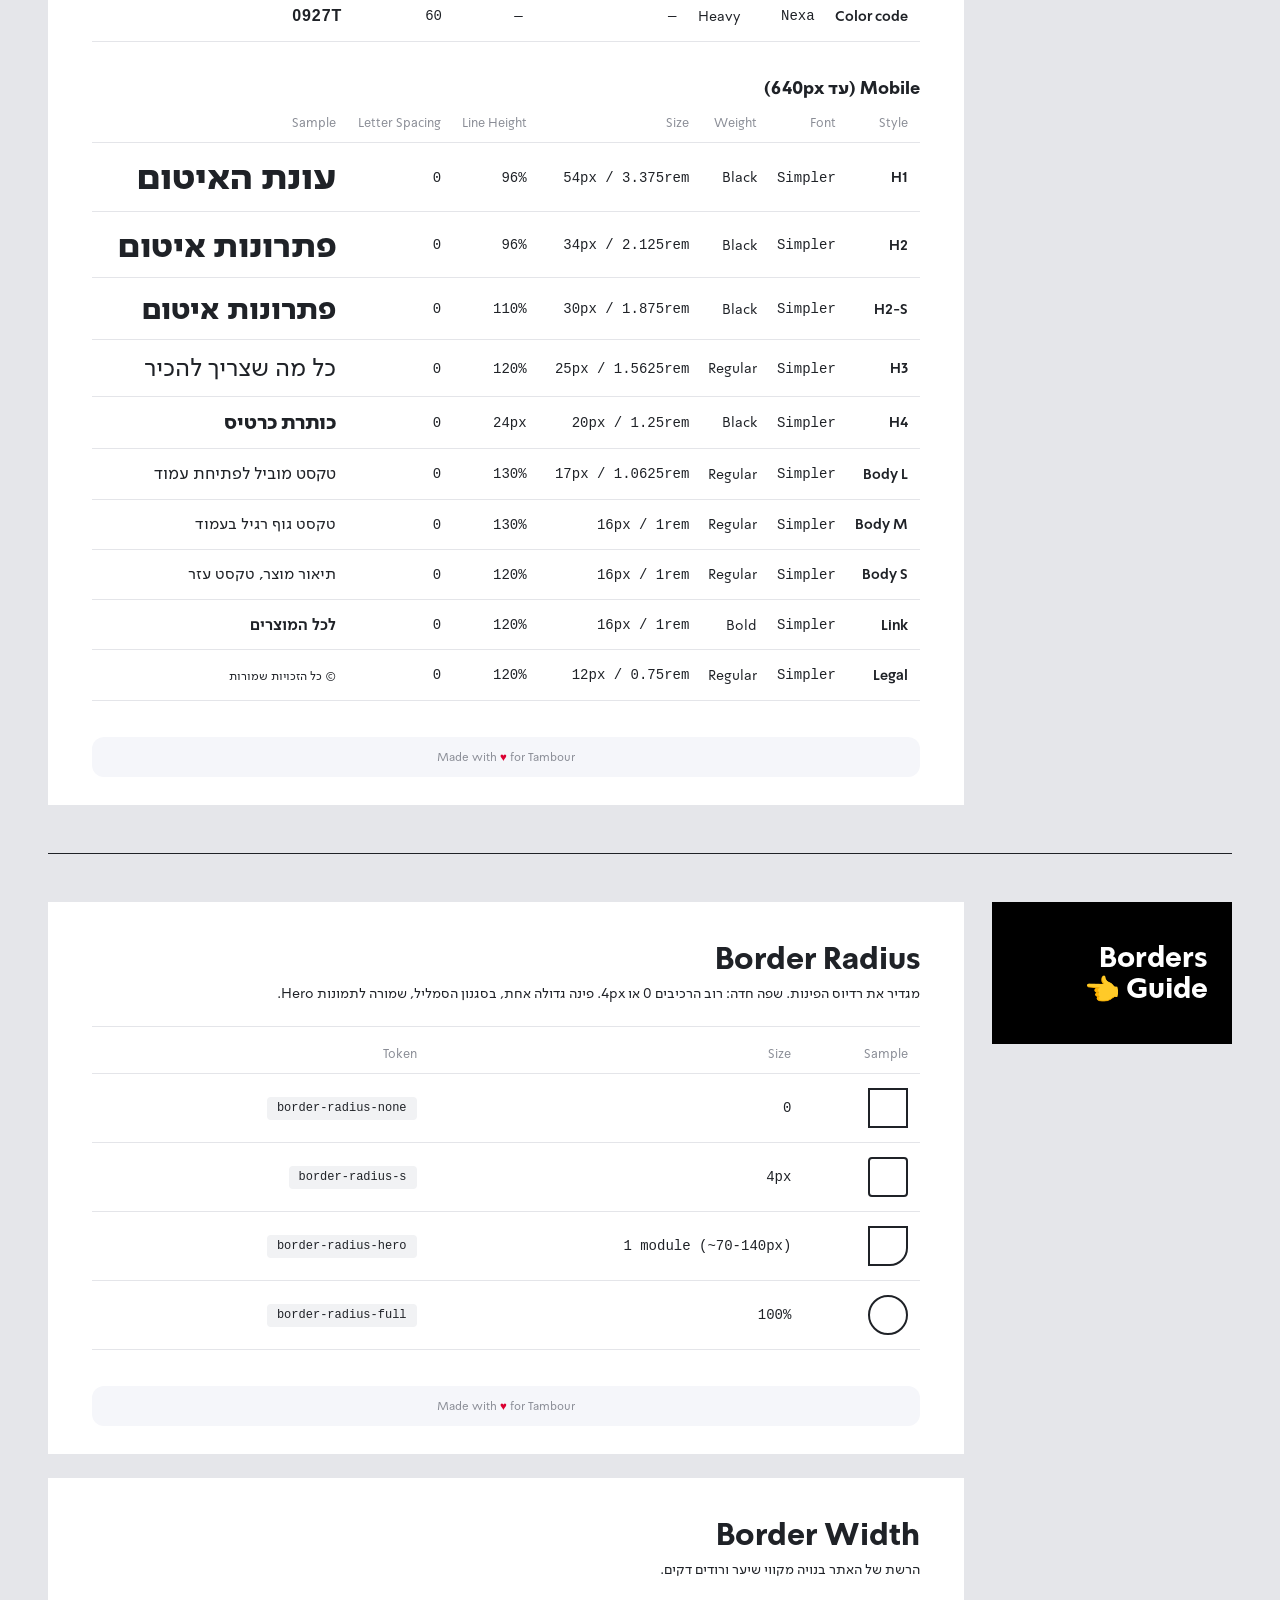
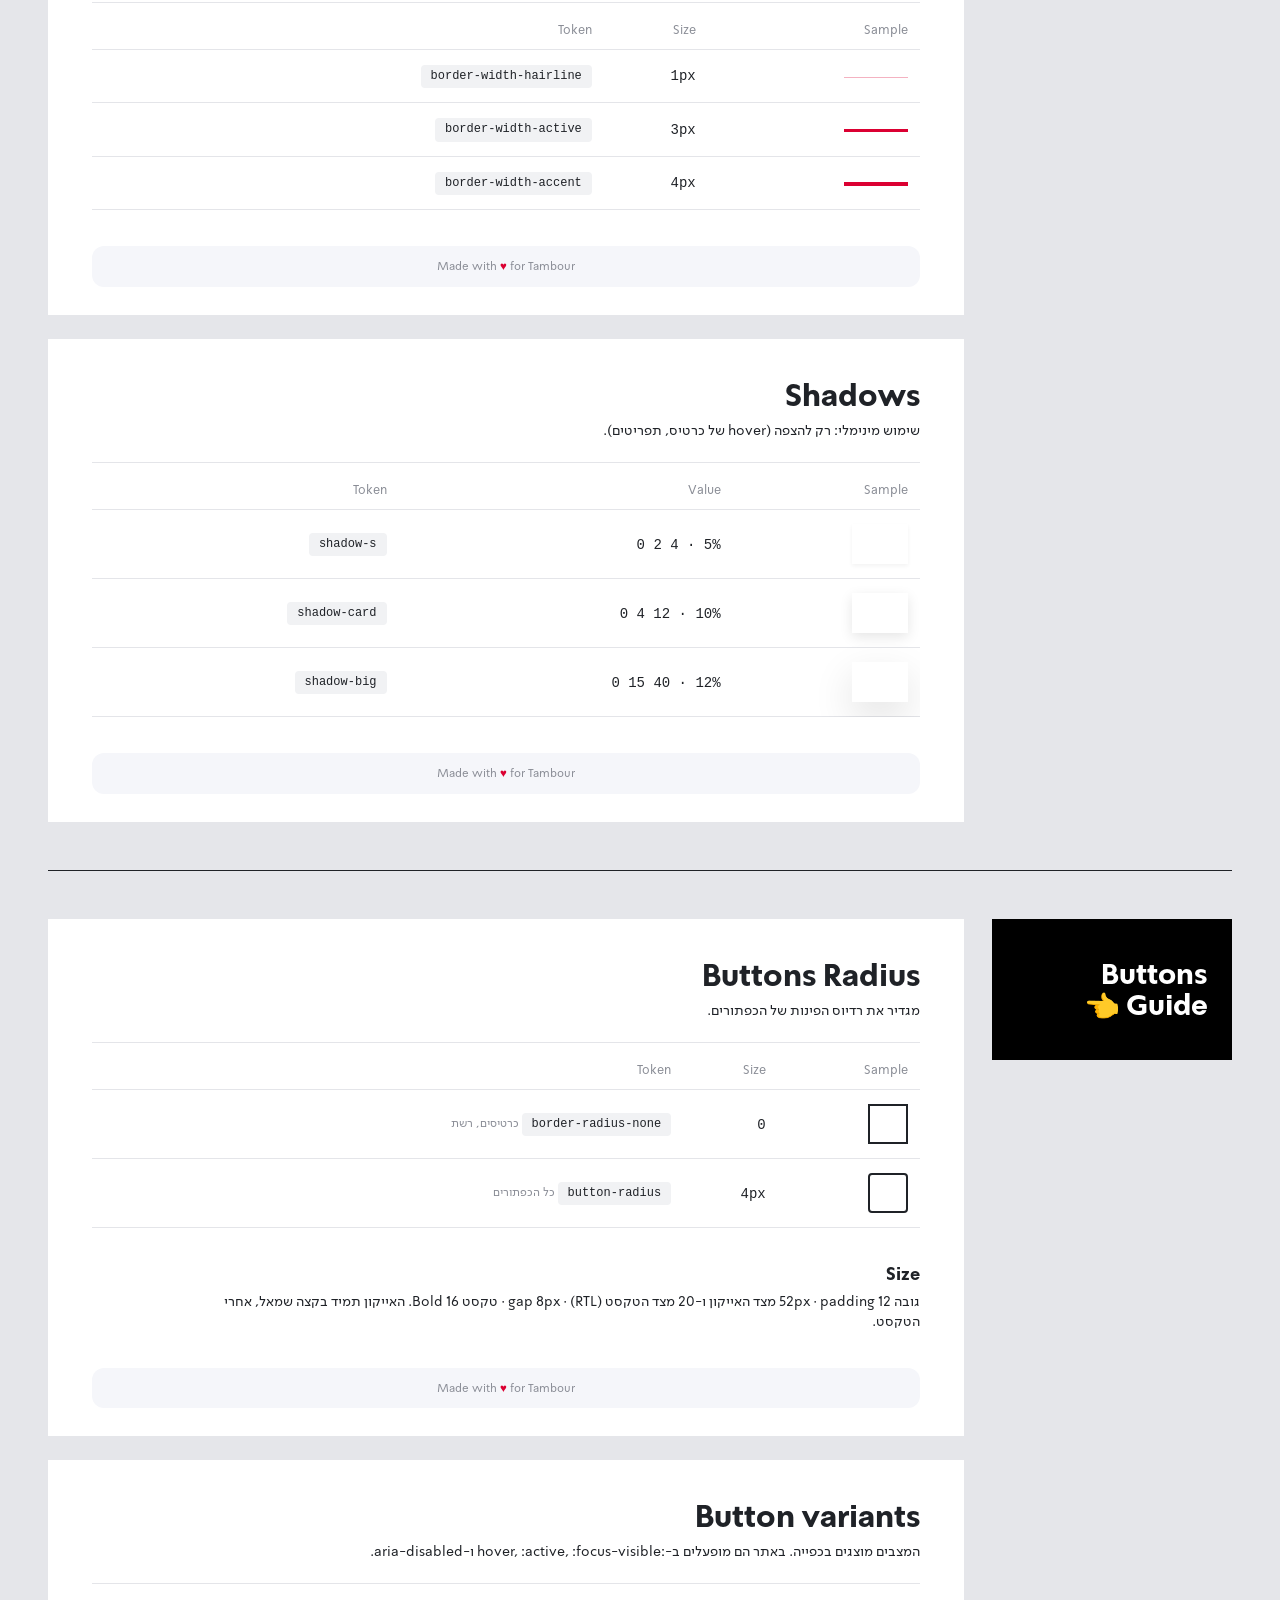
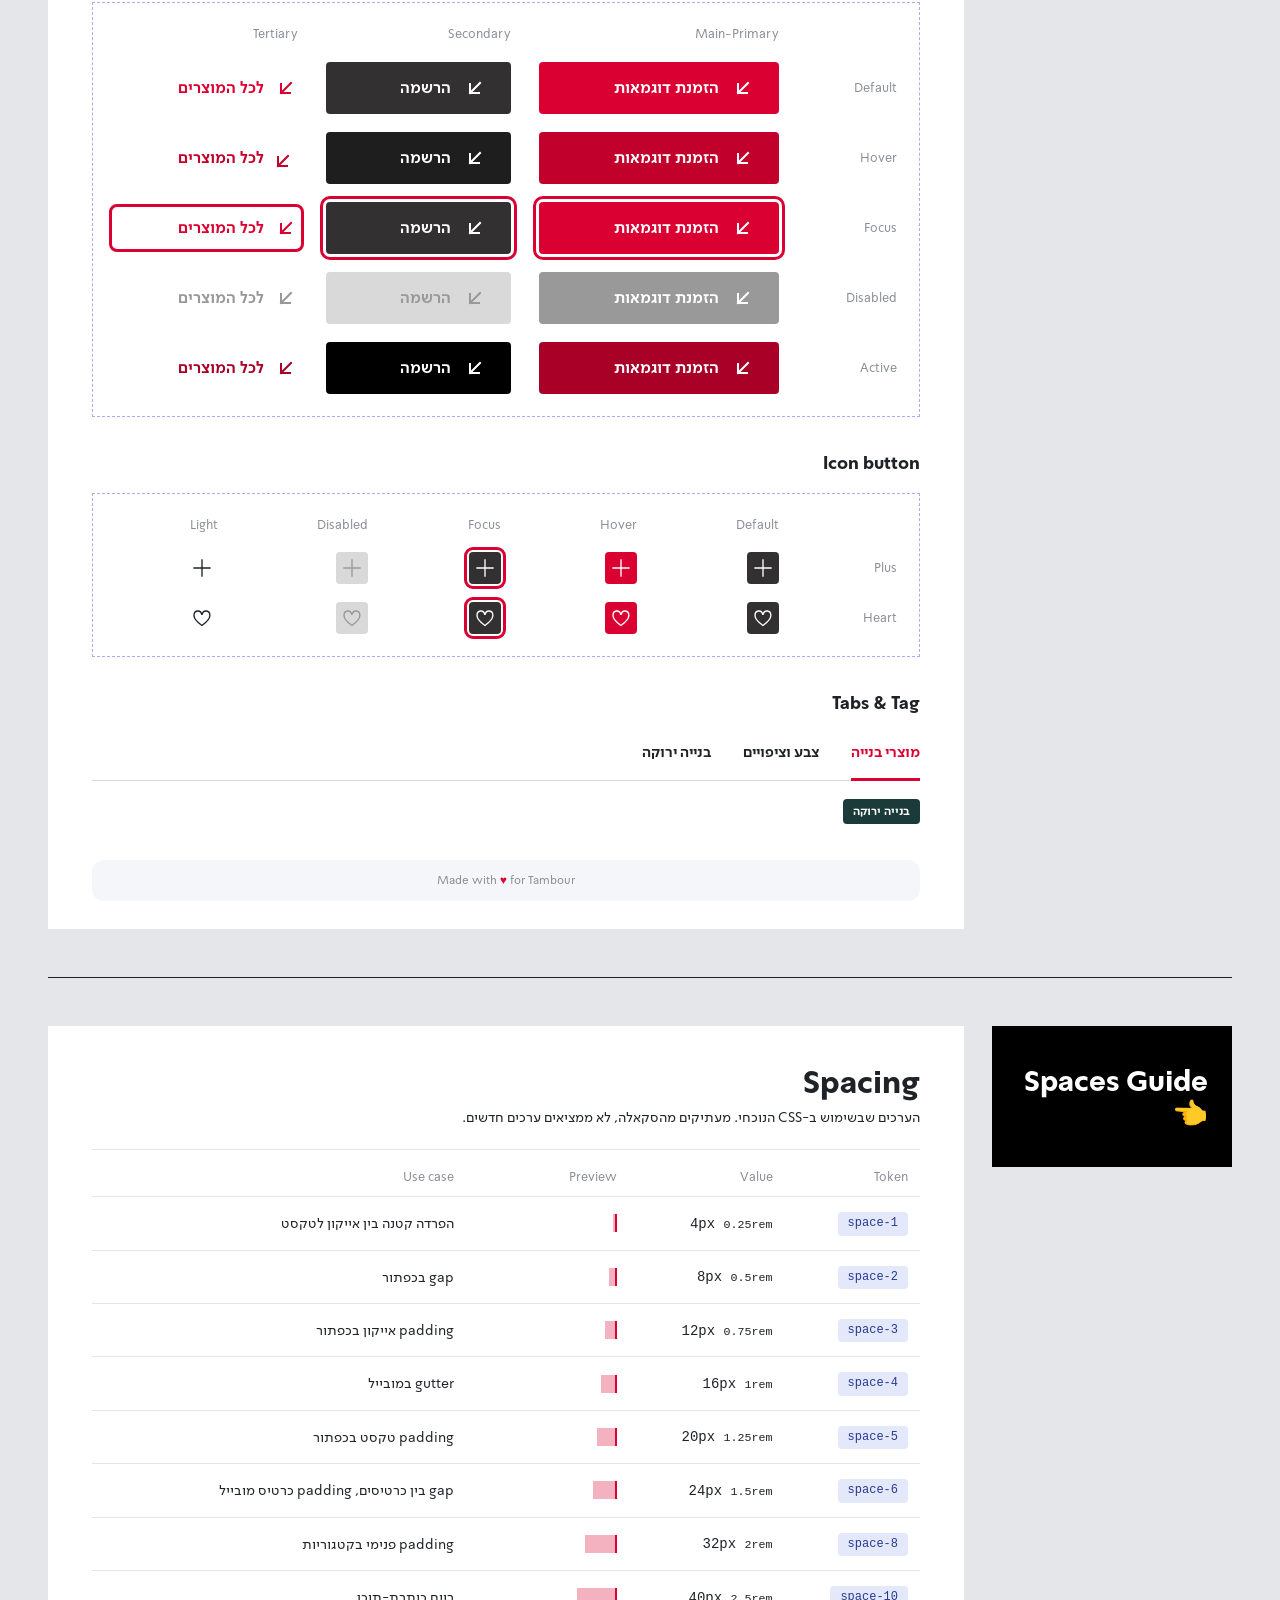
<file: style-guide.html>
<!doctype html>
<html lang="he" dir="rtl">
<head>
<meta charset="utf-8">
<meta name="viewport" content="width=device-width,initial-scale=1">
<title>Tambour Style Guide</title>
<style>
@font-face{font-family:"Simpler";src:url("assets/fonts/Simpler-Light.otf") format("opentype");font-weight:300;font-display:swap}
@font-face{font-family:"Simpler";src:url("assets/fonts/Simpler-Regular.otf") format("opentype");font-weight:400;font-display:swap}
@font-face{font-family:"Simpler";src:url("assets/fonts/Simpler-Bold.otf") format("opentype");font-weight:700;font-display:swap}
@font-face{font-family:"Simpler";src:url("assets/fonts/Simpler-Black.otf") format("opentype");font-weight:900;font-display:swap}
:root{
  --red:#db0032;--red-dark:#c2002c;--red-press:#a80027;--red-30:#f4b2c1;--red-20:#f8ccd6;--red-10:#fbe5ea;
  --black:#333032;--ink:#1f2227;--black-hover:#1f1e1f;--green:#1a3b3a;--bg:#edeeef;--line:#d9d9d9;--grey:#898f98;--grey-60:#666;--grey-40:#999;
  --font:"Simpler","Heebo","Assistant",Arial,sans-serif;--mono:ui-monospace,Menlo,monospace;
  --latin:"Nexa","Montserrat","Arial Black",Arial,sans-serif;
  --canvas:#e5e6ea;--doc:#fff;--doc-line:#e4e5e9;--muted:#8a8d96;
}
*{box-sizing:border-box}
html{scroll-behavior:smooth}
body{margin:0;background:var(--canvas);color:var(--ink);font:400 15px/1.45 var(--font);-webkit-font-smoothing:antialiased}
:focus-visible{outline:3px solid var(--red);outline-offset:3px;border-radius:2px}
.page{max-width:1320px;margin:0 auto;padding:0 clamp(16px,4vw,48px) 96px}
.mono{font-family:var(--mono);direction:ltr;unicode-bidi:plaintext}
svg.i{fill:none;stroke:currentColor;stroke-width:1.35;stroke-linecap:square;stroke-linejoin:miter;overflow:visible}
svg.i.bold{stroke-width:2}
.logo{display:block;height:auto;fill:currentColor}

/* page head + chip nav */
header.top{padding:48px 0 8px;display:flex;align-items:center;justify-content:space-between;gap:24px;flex-wrap:wrap}
header.top .logo{width:170px;color:var(--red)}
header.top h1{margin:0;font-weight:900;font-size:clamp(28px,4vw,44px);line-height:1}
header.top p{margin:6px 0 0;color:var(--grey-60)}
nav.chips{position:sticky;top:0;z-index:10;background:var(--canvas);padding:14px 0 16px;display:flex;gap:10px;flex-wrap:wrap;border-bottom:2px solid var(--ink)}
nav.chips a{background:var(--red-20);color:var(--ink);font-weight:700;border-radius:999px;padding:6px 22px;transition:background .15s,color .15s;text-decoration:none}
nav.chips a:hover{background:var(--red);color:#fff}

/* section = black label block + doc pages */
.sec{scroll-margin-top:64px;display:grid;grid-template-columns:240px 1fr;gap:28px;padding:48px 0;border-bottom:1px solid var(--ink);align-items:start}
.sec>.label{background:#000;color:#fff;font-weight:900;font-size:28px;line-height:1.1;padding:40px 24px;position:sticky;top:76px}
.pages{display:flex;gap:24px;align-items:flex-start;flex-wrap:wrap;min-width:0}
.doc{background:var(--doc);padding:40px 44px 28px;min-width:0;flex:1 1 560px;max-width:100%}
.doc.wide{flex-basis:100%}
.doc>h2{margin:0 0 8px;font-size:30px;font-weight:900;line-height:1.1}
.doc>.desc{margin:0;color:var(--ink);font-size:14px;max-width:80ch}
.doc>.doclink{display:block;margin-top:8px;color:#4a55e6;font-size:13px;text-decoration:none}
.doc>hr{border:0;border-top:1px solid var(--doc-line);margin:22px 0 8px}
.doc h3{margin:34px 0 4px;font-size:17px;font-weight:900}
.doc .note{color:var(--muted);font-size:13px;margin:4px 0 0}
.docfoot{margin-top:36px;background:#f5f6fa;border-radius:12px;padding:12px;text-align:center;font-size:11.5px;color:var(--muted)}
.docfoot b{color:var(--red)}
.rules{margin:14px 0 0;padding:0;list-style:none;display:grid;gap:10px;font-size:14px}
.rules li{display:flex;gap:12px;align-items:baseline}
.rules li::before{content:"";flex:none;width:8px;height:8px;background:var(--red);transform:translateY(-1px)}
.rules li.no::before{background:var(--ink)}

/* tables */
.tw{overflow-x:auto}
.tbl{width:100%;border-collapse:collapse;font-size:14px}
.tbl th{font-weight:400;color:var(--muted);text-align:start;padding:10px 12px 10px 0;border-bottom:1px solid var(--doc-line);white-space:nowrap;font-size:12.5px}
.tbl td{padding:14px 12px 14px 0;border-bottom:1px solid var(--doc-line);vertical-align:middle}
.tbl td.v{white-space:nowrap}
.tbl td.v small{color:var(--muted);margin-inline-start:8px}
.chip{display:inline-block;background:#f1f2f4;border-radius:4px;padding:3px 10px;font-family:var(--mono);font-size:12px;direction:ltr;white-space:nowrap}
.chip.t{background:#e3e8fb;color:#2a3a8f}
.dot{display:inline-block;width:28px;height:28px;border-radius:4px;vertical-align:middle;margin-inline-end:10px;border:1px solid #0000001a}

/* palette rows */
.pal{display:grid;grid-template-columns:minmax(150px,1fr) 2.4fr;gap:24px;padding:22px 0;align-items:start}
.pal>div:first-child b{display:block;font-size:13px;margin-bottom:4px}
.pal>div:first-child span{font-size:12.5px;line-height:1.5;display:block;max-width:30ch}
.sws{display:flex;flex-wrap:wrap;gap:10px}
.sw{width:72px;border:0;background:none;padding:0;font:inherit;text-align:start;cursor:pointer}
.sw i{display:block;height:48px;border-radius:5px;border:1px solid #0000000f;margin-bottom:6px}
.sw b{display:block;font-size:12px;font-weight:700}
.sw code{font-family:var(--mono);font-size:11px;color:var(--muted);direction:ltr;unicode-bidi:plaintext;display:block}
.sw:hover b{color:var(--red)}
.sw.alpha i{background-image:linear-gradient(45deg,#999 25%,transparent 25%,transparent 75%,#999 75%),linear-gradient(45deg,#999 25%,#fff 25%,#fff 75%,#999 75%);background-size:12px 12px;background-position:0 0,6px 6px;position:relative}
.sw.alpha i::after{content:"";position:absolute;inset:0;background:var(--c);border-radius:5px}
.tbd{width:100%;height:92px;background:#d9d9d9;display:grid;place-items:center;color:#6b6b6b;font-size:13px}
/* brand color blocks */
.bcols{display:grid;grid-template-columns:1.1fr 1fr .8fr;min-height:420px;margin-top:18px}
.bcol{display:flex;flex-direction:column;justify-content:space-between;padding:26px 22px;color:#fff}
.bcol .nm{writing-mode:vertical-rl;transform:rotate(180deg);align-self:flex-start;font:900 28px/1.05 var(--latin);letter-spacing:.04em;text-transform:uppercase}
.bcol .logo{width:130px}
.bcol dl{margin:14px 0 0;font:700 10.5px/1.7 var(--latin);letter-spacing:.04em;direction:ltr;text-align:left}
.bcol dt{display:inline}.bcol dd{display:inline;margin:0;font-weight:400}.bcol dd::after{content:"";display:block}

/* icons */
.icons{display:grid;grid-template-columns:repeat(auto-fill,minmax(112px,1fr));gap:10px;margin-top:12px}
.ic{background:#f5f6fa;border-radius:6px;padding:18px 6px 12px;text-align:center;font-size:11.5px;color:var(--grey-60);font-family:var(--mono);direction:ltr}
.ic svg{width:32px;height:32px;color:var(--black);display:block;margin:0 auto 6px}
.bar{display:flex;align-items:center;gap:28px;background:var(--black);color:#fff;height:56px;padding:0 24px;margin-top:14px;overflow-x:auto;white-space:nowrap}
.bar .grp{display:flex;align-items:center;gap:6px}
.bar .grp svg{width:32px;height:32px}
.bar .mid{flex:1;display:flex;justify-content:center;align-items:center;gap:6px;font-size:13px;opacity:.9}
.bar .mid svg{width:28px;height:28px}
.bar span.t{font-weight:700;font-size:13px;margin-inline-start:6px}
.bar .tel{display:flex;align-items:center;gap:8px;font-size:13px;font-weight:700}
.anat{display:grid;grid-template-columns:1fr 1fr;gap:12px;margin-top:12px}
.anat>div{background:#f5f6fa;border-radius:6px;padding:26px;display:flex;align-items:center;gap:18px;font-size:13px;min-height:130px}
.box32{width:32px;height:32px;border:1px dashed #8b6cf0;display:grid;place-items:center;background:#fff;flex:none}
.box32 svg{width:24px;height:24px;color:var(--red)}
.box64{width:96px;height:96px;background:#fff;border:1px dashed #8b6cf0;position:relative;flex:none}
.box64::before{content:"";position:absolute;inset:16px;border:1px solid var(--red-30)}
.box64 svg{position:absolute;inset:0;width:96px;height:96px;color:var(--black)}

/* demo shapes */
.sq{display:inline-block;width:40px;height:40px;border:2px solid var(--ink);background:#fff;vertical-align:middle}
.ln{display:inline-block;width:64px;vertical-align:middle;background:var(--ink)}
.shd{display:inline-block;width:56px;height:40px;background:#fff;vertical-align:middle}

/* buttons */
.btn{display:inline-flex;align-items:center;gap:8px;height:52px;padding:0 20px 0 12px;background:var(--red);color:#fff;border:0;border-radius:4px;font:700 16px/1.2 var(--font);white-space:nowrap}
.btn svg{width:32px;height:32px;flex:none;padding:4px}
.btn.primary.hover{background:var(--red-dark)}
.btn.primary.active{background:var(--red-press)}
.btn.primary.dis{background:var(--grey-40)}
.btn.sec{background:var(--black)}
.btn.sec.hover{background:var(--black-hover)}
.btn.sec.active{background:#000}
.btn.sec.dis{background:var(--line);color:var(--grey-40)}
.btn.focus{outline:3px solid var(--red);outline-offset:3px}
.link{display:inline-flex;align-items:center;gap:10px;color:var(--red);font-weight:700;font-size:16px;padding-block:6px;white-space:nowrap}
.link svg{width:24px;height:24px}
.link.hover{color:var(--red-dark)}
.link.hover svg{transform:translate(-3px,3px)}
.link.active{color:var(--red-press)}
.link.focus{outline:3px solid var(--red);outline-offset:3px;border-radius:2px}
.link.dis{color:var(--grey-40)}
.vgrid{display:grid;grid-template-columns:90px repeat(3,auto);gap:18px 28px;align-items:center;margin-top:18px;border:1px dashed #b9a4f5;padding:22px;overflow-x:auto}
.vgrid .h{font-size:12.5px;color:var(--muted)}
.ibtn{width:32px;height:32px;border-radius:4px;background:var(--black);color:#fff;display:inline-grid;place-items:center}
.ibtn svg{width:32px;height:32px}
.ibtn.light{background:transparent;color:var(--ink)}
.ibtn.hover{background:var(--red);color:#fff}
.ibtn.focus{outline:3px solid var(--red);outline-offset:2px}
.ibtn.dis{background:var(--line);color:var(--grey-40)}
.tabs{display:flex;gap:32px;border-bottom:1px solid var(--line);font-weight:700;margin-top:12px}
.tabs span{padding:14px 0;border-bottom:3px solid transparent;margin-bottom:-1px}
.tabs .on{color:var(--red);border-color:var(--red)}
.tag{display:inline-block;background:var(--green);color:#fff;font-size:12px;font-weight:700;border-radius:4px;padding:4px 10px}
.sp i{display:block;height:18px;background:var(--red-30);border-inline-start:2px solid var(--red)}

/* ---------- LOGO ---------- */
.lg{display:grid;grid-template-columns:repeat(auto-fit,minmax(240px,1fr));gap:12px;margin-top:18px}
.lg>div{height:130px;display:grid;place-items:center;border:1px solid var(--line)}
.lg .logo{width:170px}
.lg small{display:block;font-size:11.5px;margin-top:8px;opacity:.75;text-align:center;font-family:var(--mono);direction:ltr}
.lg>div>div{display:flex;flex-direction:column;align-items:center}
.cs{--w:320px;--m:calc(var(--w)*120/627);display:inline-block;position:relative;padding:var(--m);border:1px solid var(--red);margin-top:18px}
.cs .logo{width:var(--w);color:var(--red)}
.cs .gh{position:absolute;width:var(--m);height:var(--m);color:#e4e4e4;fill:currentColor}
.cs .gh.t{top:0;left:var(--m)}.cs .gh.b{bottom:0;left:var(--m)}.cs .gh.l{left:0;top:var(--m)}.cs .gh.r{right:0;top:var(--m)}
.csrow{display:flex;gap:40px;flex-wrap:wrap;align-items:flex-end}
.minsz{display:flex;flex-direction:column;gap:10px;align-items:flex-start;font-size:13px}
.minsz .logo{width:76px;color:var(--red)}
.minsz hr{width:76px;border:0;border-top:1px solid var(--red);margin:0}
.lock{display:flex;gap:28px;flex-wrap:wrap;margin-top:18px}
.lock>div{flex:1 1 280px;border:1px solid var(--line);padding:36px;display:flex;justify-content:center}
.lock .v{display:flex;flex-direction:column;align-items:stretch;width:260px;gap:6px}
.lock .v .logo{color:var(--red);width:100%}
.lock .h{display:flex;align-items:center;gap:20px}
.lock .h .logo{color:var(--red);width:170px;flex:none}
.tagline{font-weight:400;white-space:nowrap;line-height:1.1;color:var(--ink);display:block}
.cl{display:grid;grid-template-columns:1fr 1fr;gap:18px;margin-top:18px}
.cl .ph{aspect-ratio:4/3;background-size:cover;background-position:center;position:relative;display:flex;align-items:flex-end;justify-content:center;padding:18px}
.cl .ph .logo{width:130px;color:#fff}
.greys{display:flex;gap:0;margin-top:14px}
.greys div{flex:1;height:56px;display:grid;place-items:center}
.greys .logo{width:84px}
.stamps{display:flex;gap:28px;flex-wrap:wrap;margin-top:18px}
.stamps>div{flex:1 1 220px;border:1px solid var(--line);display:grid;place-items:center;padding:22px}
.stamps svg{width:200px;height:200px}

/* ---------- IMAGERY / GRAPHICS ---------- */
:root{--m:96px;--grid:#f4b2c1}
.gal{display:grid;grid-template-columns:repeat(auto-fit,minmax(200px,1fr));gap:12px;margin-top:16px}
.gal figure{margin:0}
.gal .ph{aspect-ratio:4/3;background-size:cover;background-position:center}
.gal figcaption{font-size:12.5px;color:var(--grey-60);margin-top:8px}
.tr{display:grid;grid-template-columns:repeat(auto-fit,minmax(240px,1fr));gap:22px;margin-top:18px}
.tr figcaption{font-size:12.5px;margin-top:10px}
.tr figcaption b{display:block;font-size:13.5px}
.tr figure{margin:0}
.ph1{aspect-ratio:1/1;width:var(--m);background-size:cover;background-position:center;position:relative}
.stage{background:#f5f6fa;padding:24px;display:flex;align-items:center;justify-content:center;min-height:260px;position:relative}
.ph-round{width:260px;aspect-ratio:4/3;background-size:cover;background-position:center;border-bottom-right-radius:110px}
.ph-grid{width:260px;aspect-ratio:4/3;background-size:cover;background-position:center;position:relative}
.ph-grid::after{content:"";position:absolute;inset:0;background-image:linear-gradient(#ffffff99 1px,transparent 1px),linear-gradient(90deg,#ffffff99 1px,transparent 1px);background-size:65px 65px;background-position:0 0}
.mk{position:absolute;color:#fff;width:22px;height:22px;fill:currentColor}
/* color swatch tile (color fan) */
.fan{display:grid;grid-template-columns:repeat(3,1fr);gap:2px;background:#fff;width:100%;max-width:420px;direction:ltr}
.fan .t{aspect-ratio:1/1;position:relative;padding:14px;display:flex;flex-direction:column;justify-content:flex-end;color:var(--black)}
.fan .t b{font:900 15px/1.2 var(--latin);letter-spacing:.02em;text-transform:uppercase;display:block}
.fan .t span{font:800 14px/1.4 var(--latin);letter-spacing:.06em;text-transform:uppercase;display:block;margin-top:4px}
.fan .t .ac{position:absolute;top:10px;right:10px;display:flex;flex-direction:column;gap:4px}
.fan .t .ac svg{width:28px;height:28px}
/* cube compositions */
.cube{position:relative;flex:none}
.cube>*{position:absolute;width:var(--m);color:#fff;display:flex;flex-direction:column;justify-content:flex-end;padding:10px;background-size:cover;background-position:center}
.cube .tl,.poster .c{direction:ltr;text-align:left}
.cube .tl b{font:900 12px/1.15 var(--latin);letter-spacing:.02em;text-transform:uppercase;display:block}
.cube .tl span{font:800 9.5px/1.4 var(--latin);letter-spacing:.06em;display:block;margin-top:4px}
.cube .mkw{position:absolute;width:22px;height:22px;fill:currentColor;color:#fff}
.cube .up{left:var(--m);top:0;height:var(--m)}
.cube .lo{left:0;top:var(--m);height:var(--m)}
.cube .tall{height:calc(var(--m)*2)}
.cube .out{background:#fff;border:1px solid var(--ink)}
.cubes{display:flex;gap:56px;flex-wrap:wrap;margin-top:22px;align-items:flex-start}
.cubes figure{margin:0;display:flex;flex-direction:column;gap:12px}
.cubes figcaption{font-size:12.5px;color:var(--grey-60);max-width:200px}
/* modular grid */
.gridbox{position:relative;width:calc(var(--m)*6);max-width:100%;height:calc(var(--m)*3);background-image:linear-gradient(var(--grid) 1px,transparent 1px),linear-gradient(90deg,var(--grid) 1px,transparent 1px);background-size:var(--m) var(--m);margin:18px 0 0;border-top:1px solid var(--grid);border-left:1px solid var(--grid)}
.gridbox .big{position:absolute;right:0;top:0;width:calc(var(--m)*3);height:calc(var(--m)*3);color:var(--red)}
.gridbox .big svg{width:100%;height:100%;fill:currentColor}
.gridbox .c{position:absolute;background:var(--red)}
/* posters */
.posters{display:flex;gap:20px;flex-wrap:wrap;margin-top:22px}
.poster{--m:56px;position:relative;width:calc(var(--m)*4);height:calc(var(--m)*5);background-size:cover;background-position:center;box-shadow:0 4px 12px #0000001a;overflow:hidden;color:#fff}
.poster .c{position:absolute;display:flex;flex-direction:column;justify-content:flex-end;padding:8px;width:var(--m)}
.poster .c b{font:900 10px/1.15 var(--latin);letter-spacing:.02em;text-transform:uppercase}
.poster .c span{font:800 8px/1.5 var(--latin);letter-spacing:.06em}
.poster .logo{position:absolute;bottom:16px;right:16px;width:86px;color:#fff}
.poster .c svg{position:absolute;top:8px;left:8px;width:16px;height:16px;fill:#fff}
.hero{position:relative;overflow:hidden;background:#fff;height:300px;margin-top:22px;border:1px solid var(--grid)}
.hero .img{position:absolute;inset:0 auto 0 0;width:calc(58% - 90px);background-size:cover;background-position:center;border-bottom-right-radius:140px}
.hero .c1{position:absolute;left:calc(58% - 90px);top:0;width:90px;height:90px;background:var(--red)}
.hero .c2{position:absolute;left:calc(58% - 90px);top:90px;width:90px;height:90px;background:var(--red-10)}
.hero .g{position:absolute;inset:0;background-image:linear-gradient(var(--grid) 1px,transparent 1px),linear-gradient(90deg,var(--grid) 1px,transparent 1px);background-size:90px 90px;mix-blend-mode:multiply;opacity:.7;pointer-events:none}
.hero .txt{position:absolute;right:48px;top:50%;transform:translateY(-50%);width:34%;display:flex;flex-direction:column;gap:14px;align-items:flex-start}
.hero .txt h4{margin:0;font:900 clamp(26px,3vw,40px)/.96 var(--font)}
.hero .txt h4 em{font-style:normal;color:var(--red)}
.hero .txt .btn{height:44px;font-size:14px}

.toast{position:fixed;inset-inline:0;bottom:24px;margin:auto;width:max-content;background:var(--ink);color:#fff;padding:10px 18px;border-radius:4px;opacity:0;pointer-events:none;transition:opacity .2s;direction:ltr}
.toast.on{opacity:1}
@media (max-width:900px){
  .sec{grid-template-columns:1fr}
  .sec>.label{position:static;padding:24px}
  .doc{padding:28px 18px 22px;flex-basis:100%}
  .pal{grid-template-columns:1fr;gap:12px}
  .anat,.cl,.bcols{grid-template-columns:1fr}
  .hero .txt{width:44%;right:16px}.hero .img{width:calc(52% - 60px)}.hero .c1,.hero .c2{left:calc(52% - 60px);width:60px;height:60px}.hero .c2{top:60px}
}
@media (prefers-reduced-motion:reduce){*{transition:none!important;scroll-behavior:auto!important}}
</style>
</head>
<body>
<!-- shared vector assets: logo + mark from the live site header -->
<svg width="0" height="0" style="position:absolute" aria-hidden="true">
  <defs>
    <symbol id="logo" viewBox="0 0 627 120">
      <path d="M0 119.791H69.8225C97.2878 119.791 119.625 97.2884 119.625 69.6578V0.000652889H40.5372V39.5446H80.4118V80.2471H39.7092V40.7032H0V119.791Z"/>
      <path d="M462.063 108.368C494.823 108.864 510.211 92.1536 510.211 57.9043C510.211 26.4671 495.981 11.4111 465.868 11.4111H406.47V108.203H439.892V41.5244H476.458V78.0896H451.804V108.203L462.063 108.368ZM211.066 108.203H244.489V47.9763C244.489 25.3097 229.929 11.4111 208.089 11.4111H157.625V41.5244H211.066V108.203ZM258.057 108.203H291.81V11.4111H258.057V108.203ZM305.046 108.203H394.556V78.0896H381.816V47.811C381.816 25.3097 367.422 11.4111 345.582 11.4111H305.046V41.5244H348.395V78.0896H305.046V108.203ZM522.785 108.368H585.824C607.995 108.368 626.194 90.1682 626.194 67.831V11.4111H568.12V41.5244H592.773V78.0896H556.207V11.4111H522.785V108.368Z"/>
    </symbol>
    <symbol id="mark" viewBox="0 0 120 120">
      <path d="M0 119.791H69.8225C97.2878 119.791 119.625 97.2884 119.625 69.6578V0.000652889H40.5372V39.5446H80.4118V80.2471H39.7092V40.7032H0V119.791Z"/>
    </symbol>
  </defs>
</svg>

<div class="page">
  <header class="top">
    <div>
      <h1>Tambour Style Guide</h1>
      <p>Tambour Website 2025 · טוקנים, לוגו, טיפוגרפיה, רכיבים, תמונות ואלמנטים גרפיים</p>
    </div>
    <svg class="logo" viewBox="0 0 627 120" role="img" aria-label="תמבור"><use href="#logo"/></svg>
  </header>

  <nav class="chips" aria-label="פרקים">
    <a href="#colors">Colors</a><a href="#logo-guide">Logo</a><a href="#icons">Icons</a><a href="#typography">Typography</a>
    <a href="#borders">Borders</a><a href="#buttons">Buttons</a><a href="#spaces">Spaces</a>
    <a href="#imagery">Imagery</a><a href="#graphics">Graphics</a>
  </nav>

  <!-- COLORS -->
  <section class="sec" id="colors">
    <div class="label">Colors Guide 👈</div>
    <div class="pages">
      <article class="doc">
        <h2>Brand colors</h2>
        <p class="desc">שלושת צבעי המותג כפי שהם מוגדרים בספר המותג. הלוגו מופיע בכל אחד מהם בצבע ההפוך.</p>
        <hr>
        <div class="bcols">
          <div class="bcol" style="background:#db0032"><div class="nm">Tambour<br>Red</div><div><svg class="logo" viewBox="0 0 627 120"><use href="#logo"/></svg><dl><dt>PANTONE </dt><dd>199C . 199U</dd><dt>CMYK </dt><dd>C.2 M.100 Y.80 K.0</dd><dt>RGB </dt><dd>R.219 G.0 B.50</dd><dt>HEX </dt><dd>#DB0032</dd></dl></div></div>
          <div class="bcol" style="background:#000"><div class="nm">Tambour<br>White</div><div><svg class="logo" viewBox="0 0 627 120"><use href="#logo"/></svg><dl><dt>PANTONE </dt><dd>BLACK C . BLACK U</dd><dt>CMYK </dt><dd>C.0 M.0 Y.0 K.100</dd><dt>RGB </dt><dd>R.0 G.0 B.0</dd><dt>HEX </dt><dd>#000000</dd></dl></div></div>
          <div class="bcol" style="background:#1a3b3a"><div class="nm" style="color:#db0032">Tambour<br>Green</div><div><svg class="logo" viewBox="0 0 627 120" style="color:#db0032"><use href="#logo"/></svg><dl><dt>PANTONE </dt><dd>—</dd><dt>CMYK </dt><dd>C.98 M.78 Y.80 K.30</dd><dt>RGB </dt><dd>R.26 G.59 B.58</dd><dt>HEX </dt><dd>#1A3B3A</dd></dl></div></div>
        </div>
        <div class="docfoot">Made with <b>♥</b> for Tambour</div>
      </article>
      <article class="doc">
        <h2>Colors – Global</h2>
        <p class="desc">הפלטות הן הבסיס לטוקנים של המערכת. אין להשתמש בהן ישירות ברכיבים, אלא דרך טוקני ה-Alias. לחיצה על גוון מעתיקה את ה-HEX.</p>
        <hr>
        <div class="pal"><div><b>Brand Primary</b><span>צבע המותג הראשי: אדום תמבור וגווניו.</span></div><div class="sws" data-g="red"></div></div>
        <div class="pal"><div><b>Brand Secondary</b><span>שחורים לטקסט, לפס העליון ולפוטר.</span></div><div class="sws" data-g="black"></div></div>
        <div class="pal"><div><b>Brand Accent</b><span>ירוק בנייה ירוקה, לתגיות ולתוכן סביבתי.</span></div><div class="sws" data-g="green"></div></div>
        <div class="pal"><div><b>Imagery palette</b><span>גווני משנה לקוביות צבע על תמונות. הערכים נדגמו מתמונות ספר המותג, ולא נקבעו רשמית.</span></div><div class="sws" data-g="imagery"></div></div>
        <div class="pal"><div><b>Neutral</b><span>הפלטה הבסיסית לטקסט, קווים ורקעים.</span></div><div class="sws" data-g="neutral"></div></div>
        <div class="pal"><div><b>Positive</b><span>הצלחה ומשוב חיובי.</span></div><div><div class="tbd">טרם הוגדר במדריך המותג</div></div></div>
        <div class="pal"><div><b>Negative</b><span>שגיאות ופעולות הרסניות. האדום של המותג לא מתאים כאן, כי הוא צבע ה-CTA.</span></div><div><div class="tbd">טרם הוגדר במדריך המותג</div></div></div>
        <div class="pal"><div><b>Warning</b><span>אזהרות ומידע שדורש תשומת לב.</span></div><div><div class="tbd">טרם הוגדר במדריך המותג</div></div></div>
        <div class="pal"><div><b>Neutral Alpha</b><span>רמות שקיפות לרקעים וצללים.</span></div><div class="sws" data-g="alpha"></div></div>
        <div class="pal"><div><b>White</b></div><div class="sws" data-g="white"></div></div>
        <div class="docfoot">Made with <b>♥</b> for Tambour</div>
      </article>
      <article class="doc">
        <h2>Colors – Alias</h2>
        <p class="desc">טוקני צבע לפי שימוש. אלה השמות שמופיעים ב-CSS.</p>
        <a class="doclink" href="css/styles.css">Link to documentation</a>
        <hr>
        <div id="alias"></div>
        <div class="docfoot">Made with <b>♥</b> for Tambour</div>
      </article>
    </div>
  </section>

  <!-- LOGO -->
  <section class="sec" id="logo-guide">
    <div class="label">Logo Guide 👈</div>
    <div class="pages">
      <article class="doc wide">
        <h2>Logo</h2>
        <p class="desc">הלוגו הוא מילה עברית ולכן נקרא מימין לשמאל: המילה "טמבור" מימין, וסימן ה"ת" (הסמליל) בסוף הקריאה, בצד שמאל. הלוגו הווקטורי נלקח מהאתר החי. אין לצייר אותו מחדש, לעוות או לבנות אותו מפונט.</p>
        <hr>
        <h3>Color versions</h3>
        <div class="lg">
          <div style="background:#fff;color:#db0032"><div><svg class="logo" viewBox="0 0 627 120"><use href="#logo"/></svg><small>red on white · ראשי</small></div></div>
          <div style="background:#db0032;color:#fff"><div><svg class="logo" viewBox="0 0 627 120"><use href="#logo"/></svg><small>white on red</small></div></div>
          <div style="background:#000;color:#fff"><div><svg class="logo" viewBox="0 0 627 120"><use href="#logo"/></svg><small>white on black</small></div></div>
          <div style="background:#1a3b3a;color:#db0032"><div><svg class="logo" viewBox="0 0 627 120"><use href="#logo"/></svg><small>red on green</small></div></div>
          <div style="background:#fff;color:#000"><div><svg class="logo" viewBox="0 0 627 120"><use href="#logo"/></svg><small>black on white</small></div></div>
        </div>

        <h3>Clear space & minimum size</h3>
        <p class="note">שטח סטרילי: לשמור סביב הלוגו מרחק של לפחות גובה הסמליל (X) מכל צד. גודל מינימום: רוחב 20 מ"מ בדפוס.</p>
        <div class="csrow">
          <div class="cs">
            <svg class="gh t" viewBox="0 0 120 120"><use href="#mark"/></svg><svg class="gh b" viewBox="0 0 120 120"><use href="#mark"/></svg>
            <svg class="gh l" viewBox="0 0 120 120"><use href="#mark"/></svg><svg class="gh r" viewBox="0 0 120 120"><use href="#mark"/></svg>
            <svg class="logo" viewBox="0 0 627 120"><use href="#logo"/></svg>
          </div>
          <div class="minsz"><svg class="logo" viewBox="0 0 627 120"><use href="#logo"/></svg><hr><span>20 מ"מ · גודל מינימום</span></div>
        </div>

        <h3>Logo & tagline</h3>
        <p class="note">תג הלוין "הצבע של ישראל" מיושר לימין, ברוחב הלוגו. בגרסה האופקית התג נקרא אחרי הלוגו, משמאלו.</p>
        <div class="lock">
          <div><div class="v"><svg class="logo" viewBox="0 0 627 120"><use href="#logo"/></svg><span class="tagline" data-fit="260">הצבע של ישראל</span></div></div>
          <div><div class="h"><svg class="logo" viewBox="0 0 627 120"><use href="#logo"/></svg><span class="tagline" style="font-size:34px">הצבע של ישראל</span></div></div>
        </div>

        <h3>Colorless (חסר צבע)</h3>
        <p class="note">הלוגו הוא חסר צבע: על תמונה ועל צבעי משנה הוא מופיע בלבן או בשחור לפי הניגודיות.</p>
        <div class="greys">
          <div style="background:#eee;color:#000"><svg class="logo" viewBox="0 0 627 120"><use href="#logo"/></svg></div>
          <div style="background:#bbb;color:#fff"><svg class="logo" viewBox="0 0 627 120"><use href="#logo"/></svg></div>
          <div style="background:#888;color:#fff"><svg class="logo" viewBox="0 0 627 120"><use href="#logo"/></svg></div>
          <div style="background:#2a2a2a;color:#fff"><svg class="logo" viewBox="0 0 627 120"><use href="#logo"/></svg></div>
        </div>
        <div class="cl">
          <div class="ph" style="background-image:linear-gradient(#0000 40%,#0006),url(assets/img/cat-surfaces.jpg)"><svg class="logo" viewBox="0 0 627 120"><use href="#logo"/></svg></div>
          <div class="ph" style="background-image:linear-gradient(#0000 40%,#0007),url(assets/img/article-sealing.jpg)"><svg class="logo" viewBox="0 0 627 120"><use href="#logo"/></svg></div>
        </div>

        <h3>Stamp (חותמת)</h3>
        <p class="note">חותמת עגולה עם הסמליל במרכז ותג הלוין סביבו. בשימוש בחותמות, מדבקות וסיום חומרים מודפסים.</p>
        <div class="stamps">
          <div><svg id="stampFull" viewBox="0 0 240 240" style="color:#db0032"></svg></div>
          <div><svg id="stampArc" viewBox="0 0 240 240" style="color:#db0032"></svg></div>
        </div>
        <div class="docfoot">Made with <b>♥</b> for Tambour</div>
      </article>
    </div>
  </section>

  <!-- ICONS -->
  <section class="sec" id="icons">
    <div class="label">Icons Guide 👈</div>
    <div class="pages">
      <article class="doc">
        <h2>Icons</h2>
        <p class="desc">אייקוני ממשק בקו דק: קנבס 32px, stroke 1.35px, קצוות ישרים (square) ופינות חדות, ללא מילוי. הצבע הוא currentColor: לבן על הפס הכהה, שחור (#333032) על לבן.</p>
        <hr>
        <h3>Size 32</h3>
        <p class="note">הציורים הם מתוך האתר החי. החץ והמשכו (Arrow) עבים יותר: stroke 2px.</p>
        <div class="icons" id="iconGrid"></div>
        <h3>In context: top bar</h3>
        <p class="note">הפס העליון של האתר: האייקונים מימין לשמאל לפי סדר הקריאה: עגלה, מועדפים, התחברות, תעשייה. חיפוש במרכז, צור קשר בקצה השמאלי.</p>
        <div class="bar" id="topbar"></div>
        <h3>Anatomy</h3>
        <div class="anat">
          <div><span class="box64" id="anatIcon"></span><span>אייקון בקנבס 32, מיושר למרכז, בלי מסגרת. שטח מוגן של 8px מכל צד.</span></div>
          <div><span class="box32"><svg class="i bold" viewBox="0 0 24 24"><path d="M17 7 7 17M7 8v9h9"/></svg></span><span>חץ ↙ בכפתורים וקישורים: בתוך קופסה 32, מצביע לכיוון הקריאה (למטה-שמאלה)</span></div>
        </div>
        <div class="docfoot">Made with <b>♥</b> for Tambour</div>
      </article>
    </div>
  </section>

  <!-- TYPOGRAPHY -->
  <section class="sec" id="typography">
    <div class="label">Typography Guide 👈</div>
    <div class="pages">
      <article class="doc">
        <h2>Font</h2>
        <hr>
        <h3>Font Family</h3>
        <div class="tw"><table class="tbl" id="tFam"></table></div>
        <h3>Font Size</h3>
        <div class="tw"><table class="tbl" id="tSize"></table></div>
        <h3>Font Weight</h3>
        <div class="tw"><table class="tbl" id="tWeight"></table></div>
        <h3>Line height</h3>
        <div class="tw"><table class="tbl" id="tLh"></table></div>
        <h3>Letter spacing</h3>
        <div class="tw"><table class="tbl" id="tLs"></table></div>
        <h3>Decoration</h3>
        <div class="tw"><table class="tbl" id="tDeco"></table></div>
        <div class="docfoot">Made with <b>♥</b> for Tambour</div>
      </article>
      <article class="doc" style="flex-basis:640px">
        <h2>Typography</h2>
        <a class="doclink" href="assets/fonts/">link to font family</a>
        <hr>
        <h3>Desktop</h3>
        <div class="tw"><table class="tbl" id="tTypeD"></table></div>
        <h3>Mobile (עד 640px)</h3>
        <div class="tw"><table class="tbl" id="tTypeM"></table></div>
        <div class="docfoot">Made with <b>♥</b> for Tambour</div>
      </article>
    </div>
  </section>

  <!-- BORDERS -->
  <section class="sec" id="borders">
    <div class="label">Borders Guide 👈</div>
    <div class="pages">
      <article class="doc">
        <h2>Border Radius</h2>
        <p class="desc">מגדיר את רדיוס הפינות. שפה חדה: רוב הרכיבים 0 או 4px. פינה גדולה אחת, בסגנון הסמליל, שמורה לתמונות Hero.</p>
        <hr>
        <div class="tw"><table class="tbl" id="tRad"></table></div>
        <div class="docfoot">Made with <b>♥</b> for Tambour</div>
      </article>
      <article class="doc">
        <h2>Border Width</h2>
        <p class="desc">הרשת של האתר בנויה מקווי שיער ורודים דקים.</p>
        <hr>
        <div class="tw"><table class="tbl" id="tWid"></table></div>
        <div class="docfoot">Made with <b>♥</b> for Tambour</div>
      </article>
      <article class="doc">
        <h2>Shadows</h2>
        <p class="desc">שימוש מינימלי: רק להצפה (hover של כרטיס, תפריטים).</p>
        <hr>
        <div class="tw"><table class="tbl" id="tShd"></table></div>
        <div class="docfoot">Made with <b>♥</b> for Tambour</div>
      </article>
    </div>
  </section>

  <!-- BUTTONS -->
  <section class="sec" id="buttons">
    <div class="label">Buttons Guide 👈</div>
    <div class="pages">
      <article class="doc">
        <h2>Buttons Radius</h2>
        <p class="desc">מגדיר את רדיוס הפינות של הכפתורים.</p>
        <hr>
        <div class="tw"><table class="tbl" id="tBr"></table></div>
        <h3>Size</h3>
        <p class="desc">גובה 52px · padding 12 מצד האייקון ו-20 מצד הטקסט (RTL) · gap 8px · טקסט Bold 16. האייקון תמיד בקצה שמאל, אחרי הטקסט.</p>
        <div class="docfoot">Made with <b>♥</b> for Tambour</div>
      </article>
      <article class="doc wide">
        <h2>Button variants</h2>
        <p class="desc">המצבים מוצגים בכפייה. באתר הם מופעלים ב-:hover, :active, :focus-visible ו-aria-disabled.</p>
        <hr>
        <div class="vgrid" id="vgrid"></div>
        <h3>Icon button</h3>
        <div class="vgrid" id="igrid" style="grid-template-columns:90px repeat(5,auto)"></div>
        <h3>Tabs & Tag</h3>
        <div class="tabs"><span class="on">מוצרי בנייה</span><span>צבע וציפויים</span><span>בנייה ירוקה</span></div>
        <p style="margin:18px 0 0"><span class="tag">בנייה ירוקה</span></p>
        <div class="docfoot">Made with <b>♥</b> for Tambour</div>
      </article>
    </div>
  </section>

  <!-- SPACES -->
  <section class="sec" id="spaces">
    <div class="label">Spaces Guide 👈</div>
    <div class="pages">
      <article class="doc wide">
        <h2>Spacing</h2>
        <p class="desc">הערכים שבשימוש ב-CSS הנוכחי. מעתיקים מהסקאלה, לא ממציאים ערכים חדשים.</p>
        <hr>
        <div class="tw"><table class="tbl" id="tSp"></table></div>
        <h3>Layout</h3>
        <div class="tw"><table class="tbl" id="tLay"></table></div>
        <h3>Breakpoints</h3>
        <div class="tw"><table class="tbl" id="tBp"></table></div>
        <div class="docfoot">Made with <b>♥</b> for Tambour</div>
      </article>
    </div>
  </section>

  <!-- IMAGERY -->
  <section class="sec" id="imagery">
    <div class="label">Imagery Guide 👈</div>
    <div class="pages">
      <article class="doc wide">
        <h2>Photography</h2>
        <p class="desc">התמונות מראות את העולם של הצבע והחומר: טבע, משטחים, אדריכלות ועבודה אמיתית. התמונה היא ההשראה, והצבע של המותג מגיע מתוכה.</p>
        <hr>
        <ul class="rules">
          <li>צילומי חומר וטבע בקלוז-אפ (עלים, סלע, מים), אדריכלות, והעבודה עצמה: ידיים, כלים ומשטחים.</li>
          <li>צבעי המשנה נלקחים מהתמונה עצמה (למשל Desert Brown מסלע, Wild Green מעלים).</li>
          <li>בתמונה עם לוגו: הלוגו בלבן או בשחור (חסר צבע), במרחק מוגן, לא על אזור עמוס.</li>
          <li>התמונה נכנסת למערכת הרשת: חיתוך בריבועים, או פינה עגולה אחת בסגנון הסמליל.</li>
          <li class="no">לא מורחים טקסט על אזור עמוס בתמונה, ולא משתמשים בפילטר צבע על תמונה שלמה.</li>
        </ul>
        <div class="gal">
          <figure><div class="ph" style="background-image:url(assets/img/cat-surfaces.jpg)"></div><figcaption>משטחי בנייה</figcaption></figure>
          <figure><div class="ph" style="background-image:url(assets/img/cat-wet.jpg)"></div><figcaption>עבודה בשטח</figcaption></figure>
          <figure><div class="ph" style="background-image:url(assets/img/cat-roofs.jpg)"></div><figcaption>גגות</figcaption></figure>
          <figure><div class="ph" style="background-image:url(assets/img/article-sealing.jpg)"></div><figcaption>איטום</figcaption></figure>
        </div>
        <p class="note">התמונות לדוגמה הן ברזולוציה נמוכה (כ-300px). בשימוש אמיתי יש להשתמש בקבצי מקור.</p>

        <h3>Photo treatments</h3>
        <div class="tr">
          <figure>
            <div class="stage"><div class="ph-round" style="background-image:url(assets/img/cat-wet.jpg)"></div></div>
            <figcaption><b>פינה עגולה אחת</b>רדיוס בגודל מודול, בפינה התחתונה ליד הטקסט (ימין למטה). שאר הפינות חדות.</figcaption>
          </figure>
          <figure>
            <div class="stage"><div class="ph-grid" style="background-image:url(assets/img/cat-roofs.jpg)"></div></div>
            <figcaption><b>רשת קווי שיער</b>קווים דקים (1px) בצבע בהיר מעל התמונה, במרווח מודול קבוע.</figcaption>
          </figure>
          <figure>
            <div class="stage"><div class="ph1" style="--m:140px;width:140px;background-image:url(assets/img/article-sealing.jpg)"><svg class="mk" viewBox="0 0 120 120" style="bottom:12px;left:12px"><use href="#mark"/></svg></div></div>
            <figcaption><b>קוביית תמונה</b>חיתוך ריבועי בגודל מודול, עם הסמליל הלבן בפינה.</figcaption>
          </figure>
        </div>

        <h3>Color swatch tile</h3>
        <p class="note">אריחי מניפת הגוונים: שם הגוון באותיות לטיניות גדולות (Nexa Black), קוד הגוון מתחתיו (Nexa Heavy), ופעולות "הוסף" ו"מועדפים" בפינה. קו לבן דק בין האריחים.</p>
        <div class="stage" style="background:#fff;border:1px solid var(--doc-line)">
          <div class="fan" id="fan"></div>
        </div>
        <div class="docfoot">Made with <b>♥</b> for Tambour</div>
      </article>
    </div>
  </section>

  <!-- GRAPHICS -->
  <section class="sec" id="graphics">
    <div class="label">Graphics Guide 👈</div>
    <div class="pages">
      <article class="doc wide">
        <h2>Graphic elements</h2>
        <p class="desc">אלמנטים מיתוגיים, לא להפצה כקבצים נפרדים. כל האלמנטים הגרפיים בנויים מקוביות (מודול) שנגזרות מהסמליל, על גבי רשת של קווי שיער ורודים.</p>
        <hr>
        <h3>The module</h3>
        <p class="note">הסמליל בנוי מ-3×3 ריבועים על רשת אחת, עם פינה אחת מעוגלת (למטה-ימין). ריבוע בודד הוא המודול, והוא הבסיס לכל קומפוזיציה גרפית.</p>
        <div class="gridbox">
          <div class="big"><svg viewBox="0 0 120 120"><use href="#mark"/></svg></div>
          <div class="c" style="left:var(--m);top:var(--m);width:var(--m);height:var(--m)"></div>
          <div class="c" style="left:0;top:calc(var(--m)*2);width:var(--m);height:var(--m)"></div>        </div>

        <h3>Cube compositions</h3>
        <p class="note">קוביות שיורדות באלכסון: העליונה מימין והתחתונה משמאל, בכיוון הקריאה. אפשר קוביית צבע, תמונה, או מלבן גבוה (שני מודולים).</p>
        <div class="cubes" id="cubes"></div>

        <h3>Applications</h3>
        <div class="posters" id="posters"></div>

        <h3>Hero with grid</h3>
        <p class="note">בלוק פתיחה באתר: תמונה עם פינה עגולה, קוביות צבע מימין, וקווי רשת ורודים דקים.</p>
        <div class="hero">
          <div class="img" style="background-image:url(assets/img/cat-wet.jpg)"></div>
          <div class="c1"></div><div class="c2"></div>
          <div class="txt"><h4>עונת האיטום <em>25</em></h4><a class="btn primary" tabindex="-1" id="heroBtn"></a></div>
          <div class="g"></div>
        </div>
        <div class="docfoot">Made with <b>♥</b> for Tambour</div>
      </article>
    </div>
  </section>
</div>
<div class="toast" id="toast" role="status"></div>

<script>
const $=s=>document.querySelector(s);
const toast=t=>{const e=$('#toast');e.textContent=t;e.classList.add('on');clearTimeout(toast.t);toast.t=setTimeout(()=>e.classList.remove('on'),1400)};
const copy=h=>{try{navigator.clipboard.writeText(h)}catch(e){}toast('Copied '+h)};
const tbl=(sel,head,rows)=>{$(sel).innerHTML='<thead><tr>'+head.map(h=>`<th>${h}</th>`).join('')+'</tr></thead><tbody>'+rows.map(r=>'<tr>'+r.map(c=>`<td>${c}</td>`).join('')+'</tr>').join('')+'</tbody>';};
const ch=(t,c='')=>`<span class="chip ${c}">${t}</span>`;

/* ---------- Icons (drawn from the live site: 32px canvas, stroke 1.35, square caps) ---------- */
const IC={
 cart:['0 0 32 32','<path d="M9.01758 16.0273H23.2798"/><path d="M15.4124 23.481H14.6757H13.2023H10.2556L9 14.0498H23.2983L22.0427 23.481H19.0959H17.6225H16.8858"/><path d="M10.375 12.1239L14.4989 8"/><path d="M21.9237 12.1236L17.7998 7.99976"/>'],
 heart:['0 0 32 32','<path d="M15.9302 23.4255C15.9302 23.4255 23.8641 17.6564 23.8641 13.381C23.8641 8.44899 17.3734 6.89036 15.9302 12.8868C14.4907 6.89397 8 8.4526 8 13.3846C8 17.6564 15.9302 23.4255 15.9302 23.4255Z"/>'],
 user:['0 0 32 32','<circle cx="15.8581" cy="13.078" r="4.40286"/><path d="M22.967 23.9107C22.1756 22.7791 21.1224 21.8509 19.895 21.2033C18.6676 20.5558 17.3016 20.2076 15.9107 20.1878C14.5198 20.1681 13.1442 20.4772 11.8985 21.0896C10.6528 21.702 9.57302 22.5999 8.74902 23.7085"/>'],
 industry:['0 0 32 32','<path d="M20.0637 8H11.2078C10.9367 8 10.6842 8.13817 10.538 8.36657L5.2729 16.5933C5.1064 16.8535 5.1056 17.1865 5.27084 17.4475L10.5357 25.762C10.683 25.9946 10.9401 26.1345 11.2155 26.1317L20.0689 26.0439C20.3454 26.0411 20.6007 25.8949 20.7429 25.6578L25.6803 17.4289C25.8314 17.177 25.8314 16.8624 25.6803 16.6106L20.7456 8.3861C20.6019 8.14656 20.343 8 20.0637 8Z"/><circle cx="15.824" cy="17.0199" r="4.69026"/>'],
 search:['-2 -2 32 32','<path d="M12.5557 17.8654C15.3749 17.8654 17.6603 15.58 17.6603 12.7608C17.6603 9.94164 15.3749 7.65625 12.5557 7.65625C9.73657 7.65625 7.45117 9.94164 7.45117 12.7608C7.45117 15.58 9.73657 17.8654 12.5557 17.8654Z"/><path d="M16.1643 16.3695L19.7011 19.9063"/>'],
 plus:['0 0 32 32','<path d="M16 8v16M8 16h16"/>'],
 close:['0 0 32 32','<path d="M9 9l14 14M23 9 9 23"/>'],
 menu:['0 0 32 32','<path d="M7 11h18M7 16h18M7 21h18"/>'],
 'chevron-down':['0 0 32 32','<path d="m9 13 7 7 7-7"/>'],
 download:['0 0 32 32','<path d="M16 8v13m-6-6 6 6 6-6M8 25h16"/>'],
 'arrow-down-left':['0 0 24 24','<path d="M17 7 7 17M7 8v9h9"/>','bold'],
 'arrow-up-right':['0 0 24 24','<path d="M7 17 17 7M8 7h9v9"/>','bold'],
 'arrow-left':['0 0 24 24','<path d="M10 5 3 12l7 7M4 12h17"/>','bold']
};
const svg=(n,cls='')=>{const [vb,inner,b]=IC[n];return `<svg class="i ${b||''} ${cls}" viewBox="${vb}" aria-hidden="true">${inner}</svg>`};
$('#iconGrid').innerHTML=Object.keys(IC).map(n=>`<div class="ic">${svg(n)}${n}</div>`).join('');
$('#topbar').innerHTML=
 `<div class="grp">${svg('cart')}${svg('heart')}${svg('user')}${svg('industry')}<span class="t">פתרונות לתעשייה - בקרוב</span></div>`+
 `<div class="mid">${svg('search')}חיפוש</div>`+
 `<div class="tel">צור קשר</div>`;
$('#anatIcon').innerHTML=svg('heart');

/* ---------- Colors ---------- */
const G={
 red:[['10','#fbe5ea'],['20','#f8ccd6'],['30','#f4b2c1'],['70','#e64d70'],['80','#e2335b'],['Main','#db0032'],['Dark','#c2002c'],['Press','#a80027']],
 black:[['Brand','#000000'],['Main','#333032'],['System','#1f2227'],['Hover','#1f1e1f']],
 green:[['Main','#1a3b3a'],['Tag','#255f4f']],
 imagery:[['Desert Brown','#7e482e'],['Land Brown','#ad6e3b'],['Land Yellow','#d58a3d'],['Balloon Yellow','#e9a95b'],['Forest Green','#657937'],['Wild Green','#586e26'],['Deep Blue','#0f253d']],
 neutral:[['BG','#edeeef'],['Line','#d9d9d9'],['10','#e5e5e5'],['20','#cccccc'],['30','#b2b2b2'],['40','#999999'],['50','#808080'],['60','#666666'],['70','#4d4d4d'],['80','#333333'],['Gray 200','#898f98']],
 alpha:[['White 30%','#ffffff4d','alpha'],['Black 5%','#0000000d','alpha'],['Black 10%','#0000001a','alpha'],['Black 12%','#0000001f','alpha']],
 white:[['White','#ffffff']]
};
document.querySelectorAll('[data-g]').forEach(el=>{
 el.innerHTML=G[el.dataset.g].map(([n,h,k])=>`<button class="sw ${k||''}" style="--c:${h}" onclick="copy('${h}')" aria-label="העתק ${n} ${h}"><i style="background:${k?'none':h}"></i><b>${n}</b><code>${h.toUpperCase()}</code></button>`).join('');
});
const A=[
 ['Content',[
  ['Primary','Black/Main','#333032','text-primary','טקסט וכותרות ראשיים'],
  ['Secondary','Neutral/60','#666666','text-secondary','טקסט משני, תיאורים, פירורי לחם'],
  ['Inverted','White','#ffffff','text-inverted','טקסט על רקע כהה או אדום'],
  ['Disabled','Neutral/40','#999999','text-disabled','תוכן ברכיב מושבת'],
  ['Brand','Red/Main','#db0032','text-brand','קישורים, הדגשות, מילה מודגשת בכותרת'],
  ['Brand hover','Red/Dark','#c2002c','text-brand-hover','קישור ב-hover'],
  ['Green','Green/Main','#1a3b3a','text-green','Kicker ותוכן בנייה ירוקה']]],
 ['Surface',[
  ['Page','White','#ffffff','bg-page','רקע דף'],
  ['Subtle','Neutral/BG','#edeeef','bg-subtle','רקע סקשן משני (למשל "מה בפנים")'],
  ['Inverted','Black/Main','#333032','bg-inverted','פס עליון, פוטר'],
  ['Brand','Red/Main','#db0032','bg-brand','כפתור ראשי, בלוק מותג'],
  ['Brand subtle','Red/10','#fbe5ea','bg-brand-subtle','רקע אייקון, בלוק עדין'],
  ['Green','Green/Main','#1a3b3a','bg-green','תגית בנייה ירוקה']]],
 ['Border',[
  ['Default','Neutral/Line','#d9d9d9','border-default','קווים כלליים'],
  ['Grid','Red/30','#f4b2c1','border-grid','קווי הרשת הוורודים, מסגרות כרטיסים וסקשנים'],
  ['Brand','Red/Main','#db0032','border-brand','טאב פעיל, Focus ring'],
  ['Inverted','Alpha/White 30%','#ffffff4d','border-inverted','קווים על רקע כהה']]],
 ['Action',[
  ['Primary','Red/Main','#db0032','action-primary','כפתור ראשי, ברירת מחדל'],
  ['Primary hover','Red/Dark','#c2002c','action-primary-hover','Hover'],
  ['Primary active','Red/Press','#a80027','action-primary-active','Active (לחיצה)'],
  ['Disabled','Neutral/40','#999999','action-disabled','כפתור מושבת'],
  ['Secondary','Black/Main','#333032','action-secondary','כפתור משני כהה'],
  ['Secondary hover','Black/Hover','#1f1e1f','action-secondary-hover','Hover לכפתור משני']]]
];
$('#alias').innerHTML=A.map(([g,rows])=>`<h3 style="margin-top:26px">${g}</h3><div class="tw"><table class="tbl"><thead><tr><th>Style Name</th><th>Global</th><th>Token</th><th>Use case</th></tr></thead><tbody>`+
 rows.map(([n,gl,h,t,u])=>`<tr><td style="white-space:nowrap"><span class="dot" style="background:${h}"></span>${n}</td><td>${ch(gl)}</td><td>${ch(t,'t')}</td><td>${u}</td></tr>`).join('')+'</tbody></table></div>').join('');

/* ---------- Logo: tagline fit + stamp ---------- */
const fit=()=>document.querySelectorAll('[data-fit]').forEach(el=>{el.style.fontSize='100px';el.style.width='max-content';const w=el.getBoundingClientRect().width;el.style.fontSize=(100*(+el.dataset.fit)/w)+'px';el.style.width='auto';el.style.textAlign='right'});
(document.fonts&&document.fonts.ready?document.fonts.ready:Promise.resolve()).then(fit);
const rev=s=>[...s].reverse().join('');
const T=rev('הצבע של ישראל');
const arc=(id,d,off='50%')=>`<path id="${id}" d="${d}" fill="none"/><text font-family="Simpler" font-weight="700" font-size="25" fill="currentColor" text-anchor="middle" style="unicode-bidi:bidi-override;direction:ltr"><textPath href="#${id}" startOffset="${off}">${T}</textPath></text>`;
const markC='<svg x="80" y="80" width="80" height="80" viewBox="0 0 120 120" fill="currentColor"><use href="#mark"/></svg>';
$('#stampFull').innerHTML=arc('sa1','M 38 120 A 82 82 0 0 1 202 120')+arc('sb1','M 16 120 A 104 104 0 0 0 224 120')+markC;
$('#stampArc').innerHTML=arc('sa2','M 38 120 A 82 82 0 0 1 202 120')+markC;

/* ---------- Typography ---------- */
const rem=px=>(px/16).toFixed(4).replace(/0+$/,'').replace(/\.$/,'')+'rem';
tbl('#tFam',['Sample','Global','Value'],[
 [`<span style="font-size:18px">Simpler אבגד</span>`,ch('font-family-base'),'<span class="mono">Simpler, Heebo, Assistant, Arial</span>'],
 [`<span style="font:900 16px var(--latin);letter-spacing:.02em">TOUCH OF MINT</span>`,ch('font-family-latin'),'<span class="mono">Nexa (Black / Heavy) · fallback Montserrat</span><br><small style="color:var(--muted)">שמות גוונים וקודים בלטינית, לפי ספר המותג. הפונט לא נמצא בפרויקט.</small>']]);
const FS=[['font-size-legal',12,'Legal'],['font-size-sm',16,'Body S / Link'],['font-size-body-m',18,'Body M'],['font-size-body-l',22,'Body L / H4'],['font-size-h3',30,'H3'],['font-size-h2s',35,'H2-S'],['font-size-h2',44,'H2'],['font-size-h1',90,'H1']];
tbl('#tSize',['Sample','Global','Value'],FS.map(([t,px,n])=>[`<span style="font-size:${Math.min(px,44)}px;font-weight:${px>=30?900:400}">${n}</span>`,ch(t),`<span class="v mono">${px}px <small>${rem(px)}</small></span>`]));
tbl('#tWeight',['Sample','Global','Value'],[[300,'light'],[400,'regular'],[700,'bold'],[900,'black']].map(([w,n])=>[`<span style="font-weight:${w}">${n} אבג Aa</span>`,ch('font-weight-'+n),`<span class="mono">${w}</span>`]));
tbl('#tLh',['Sample','Token','Value'],[['leading-tight','.96','96%'],['leading-snug','1.1','110%'],['leading-normal','1.2','120%'],['leading-relaxed','1.3','130%']].map(([t,v,p])=>[`<span style="line-height:${v};display:inline-block;max-width:22ch">כל מה שצריך להכיר בתחום שלך, במקום אחד</span>`,ch(t),`<span class="mono">${p}</span>`]));
tbl('#tLs',['Sample','Token','Value'],[
 [`<span style="font:900 15px var(--latin);letter-spacing:.02em">TOUCH OF MINT</span>`,ch('tracking-name'),'<span class="mono">20 (0.02em) · Nexa Black</span>'],
 [`<span style="font:800 15px var(--latin);letter-spacing:.06em">0927T</span>`,ch('tracking-code'),'<span class="mono">60 (0.06em) · Nexa Heavy</span>'],
 [`<span>טקסט עברי רגיל</span>`,ch('tracking-none'),'<span class="mono">0</span>']]);
tbl('#tDeco',['Sample','Global','Value'],[
 [`<u>קישור עם קו תחתון</u>`,ch('underline'),'<span class="mono">underline</span>'],
 [`<span style="text-transform:uppercase;font:900 15px var(--latin);letter-spacing:.02em">Intimate White OW212P</span>`,ch('uppercase'),'<span class="mono">uppercase · שמות גוונים</span>']]);
const TY=[
 ['H1','Black',90,'96%',54,'96%','עונת האיטום',900],
 ['H2','Black',44,'96%',34,'96%','פתרונות איטום',900],
 ['H2-S','Black',35,'110%',30,'110%','פתרונות איטום',900],
 ['H3','Regular',30,'120%',25,'120%','כל מה שצריך להכיר',400],
 ['H4','Black',22,'28px',20,'24px','כותרת כרטיס',900],
 ['Body L','Regular',22,'130%',17,'130%','טקסט מוביל לפתיחת עמוד',400],
 ['Body M','Regular',18,'130%',16,'130%','טקסט גוף רגיל בעמוד',400],
 ['Body S','Regular',16,'120%',16,'120%','תיאור מוצר, טקסט עזר',400],
 ['Link','Bold',16,'120%',16,'120%','לכל המוצרים',700],
 ['Legal','Regular',12,'120%',12,'120%','© כל הזכויות שמורות',400]
];
const typeRows=m=>TY.map(r=>{const px=m?r[4]:r[2],lh=m?r[5]:r[3];return [`<b>${r[0]}</b>`,'<span class="mono">Simpler</span>',r[1],`<span class="v mono">${px}px / ${rem(px)}</span>`,`<span class="mono">${lh}</span>`,'<span class="mono">0</span>',`<span style="font-size:${Math.min(px,36)}px;font-weight:${r[7]};line-height:1.1">${r[6]}</span>`]});
const th=['Style','Font','Weight','Size','Line Height','Letter Spacing','Sample'];
const latin=[['Color name','<span class="mono">Nexa</span>','Black','<span class="v mono">—</span>','<span class="mono">—</span>','<span class="mono">20</span>','<span style="font:900 18px var(--latin);letter-spacing:.02em">TOUCH OF MINT</span>'],
 ['Color code','<span class="mono">Nexa</span>','Heavy','<span class="v mono">—</span>','<span class="mono">—</span>','<span class="mono">60</span>','<span style="font:800 16px var(--latin);letter-spacing:.06em">0927T</span>']].map(r=>[`<b>${r[0]}</b>`,...r.slice(1)]);
tbl('#tTypeD',th,[...typeRows(0),...latin]);
tbl('#tTypeM',th,typeRows(1));

/* ---------- Borders ---------- */
tbl('#tRad',['Sample','Size','Token'],[
 [`<span class="sq" style="border-radius:0"></span>`,'<span class="mono">0</span>',ch('border-radius-none')],
 [`<span class="sq" style="border-radius:4px"></span>`,'<span class="mono">4px</span>',ch('border-radius-s')],
 [`<span class="sq" style="border-radius:0 0 18px 0"></span>`,'<span class="mono">1 module (~70-140px)</span>',ch('border-radius-hero')],
 [`<span class="sq" style="border-radius:50%"></span>`,'<span class="mono">100%</span>',ch('border-radius-full')]]);
tbl('#tWid',['Sample','Size','Token'],[
 [`<span class="ln" style="height:1px;background:var(--red-30)"></span>`,'<span class="mono">1px</span>',ch('border-width-hairline')],
 [`<span class="ln" style="height:3px;background:var(--red)"></span>`,'<span class="mono">3px</span>',ch('border-width-active')],
 [`<span class="ln" style="height:4px;background:var(--red)"></span>`,'<span class="mono">4px</span>',ch('border-width-accent')]]);
tbl('#tShd',['Sample','Value','Token'],[
 [`<span class="shd" style="box-shadow:0 2px 4px #0000000d"></span>`,'<span class="mono">0 2 4 · 5%</span>',ch('shadow-s')],
 [`<span class="shd" style="box-shadow:0 4px 12px #0000001a"></span>`,'<span class="mono">0 4 12 · 10%</span>',ch('shadow-card')],
 [`<span class="shd" style="box-shadow:0 15px 40px #0000001f"></span>`,'<span class="mono">0 15 40 · 12%</span>',ch('shadow-big')]]);

/* ---------- Buttons ---------- */
tbl('#tBr',['Sample','Size','Token'],[
 [`<span class="sq" style="border-radius:0"></span>`,'<span class="mono">0</span>',ch('border-radius-none')+' <small style="color:var(--muted)">כרטיסים, רשת</small>'],
 [`<span class="sq" style="border-radius:4px"></span>`,'<span class="mono">4px</span>',ch('button-radius')+' <small style="color:var(--muted)">כל הכפתורים</small>']]);
const arrow=svg('arrow-down-left');
const STATES=[['Default',''],['Hover','hover'],['Focus','focus'],['Disabled','dis'],['Active','active']];
let vg='<span></span><span class="h">Main-Primary</span><span class="h">Secondary</span><span class="h">Tertiary</span>';
STATES.forEach(([n,s])=>{vg+=`<span class="h">${n}</span><button class="btn primary ${s}" tabindex="-1">${arrow}הזמנת דוגמאות</button><button class="btn sec ${s}" tabindex="-1">${arrow}הרשמה</button><a class="link ${s}" tabindex="-1">${arrow}לכל המוצרים</a>`});
$('#vgrid').innerHTML=vg;
$('#heroBtn').innerHTML=arrow+'הסיפור שלנו';
let ig='<span></span><span class="h">Default</span><span class="h">Hover</span><span class="h">Focus</span><span class="h">Disabled</span><span class="h">Light</span>';
ig+=`<span class="h">Plus</span>${['','hover','focus','dis'].map(s=>`<span class="ibtn ${s}">${svg('plus')}</span>`).join('')}<span class="ibtn light">${svg('plus')}</span>`;
ig+=`<span class="h">Heart</span>${['','hover','focus','dis'].map(s=>`<span class="ibtn ${s}">${svg('heart')}</span>`).join('')}<span class="ibtn light">${svg('heart')}</span>`;
$('#igrid').innerHTML=ig;

/* ---------- Spaces ---------- */
const S=[[4,'space-1','הפרדה קטנה בין אייקון לטקסט'],[8,'space-2','gap בכפתור'],[12,'space-3','padding אייקון בכפתור'],[16,'space-4','gutter במובייל'],[20,'space-5','padding טקסט בכפתור'],[24,'space-6','gap בין כרטיסים, padding כרטיס מובייל'],[32,'space-8','padding פנימי בקטגוריות'],[40,'space-10','רווח כותרת-תוכן'],[48,'space-12','מינימום ריווח סקשן'],[64,'space-16','ריווח בין בלוקים'],[80,'space-20','gutter מקסימלי'],[96,'space-24','מקסימום ריווח סקשן']];
tbl('#tSp',['Token','Value','Preview','Use case'],S.map(([v,t,u])=>[ch(t,'t'),`<span class="v mono">${v}px <small>${rem(v)}</small></span>`,`<div class="sp"><i style="width:${v}px"></i></div>`,u]));
tbl('#tLay',['Token','Value','Use case'],[
 [ch('layout-max','t'),ch('1400px'),'רוחב מקסימלי של התוכן'],
 [ch('layout-gutter','t'),ch('clamp(16px, 5vw, 80px)'),'שוליים צדדיים'],
 [ch('section-y','t'),ch('clamp(48px, 7vw, 96px)'),'ריווח אנכי בין סקשנים'],
 [ch('module','t'),ch('~ 90-116px'),'גודל קובייה ברשת הגרפית']]);
tbl('#tBp',['Name','Range','Behavior'],[
 ['<b>Desktop</b>',ch('1025px+'),'תפריט מלא, 4 עמודות קטגוריות'],
 ['<b>Tablet</b>',ch('≤ 1024px'),'תפריט המבורגר, 2 עמודות'],
 ['<b>Mobile</b>',ch('≤ 640px'),'עמודה אחת, כפתור ברוחב מלא']]);

/* ---------- Imagery ---------- */
const FAN=[['Touch of Mint','0927T','#a5ac9d'],['Intimate White','OW212P','#eee7dc'],['Hush White','OW221P','#ece9df'],['Mobe Pearl','OW222P','#e6dcd2'],['Ash White','OW241P','#e4e3df'],['White Lace','OW211P','#efecdf']];
$('#fan').innerHTML=FAN.map(([n,c,h])=>`<div class="t" style="background:${h}"><div class="ac">${svg('plus')}${svg('heart')}</div><b>${n}</b><span>${c}</span></div>`).join('');

/* ---------- Graphics ---------- */
const mk=(s='')=>`<svg class="mkw" viewBox="0 0 120 120" style="${s}"><use href="#mark"/></svg>`;
const tile=(n,c)=>`<div class="tl"><b>${n}</b><span>${c}</span></div>`;
const cube=(w,h,inner)=>`<div class="cube" style="width:${w};height:${h}">${inner}</div>`;
const PH='url(assets/img/article-sealing.jpg)';
const CUBES=[
 ['קוביות בצבע אחד',cube('calc(var(--m)*2)','calc(var(--m)*2)',`<div class="up" style="background:#db0032">${mk('left:10px;bottom:10px')}</div><div class="lo" style="background:#db0032;padding:0">${mk('left:10px;top:10px')}</div>`)],
 ['צבע + תמונה',cube('calc(var(--m)*2)','calc(var(--m)*2)',`<div class="up" style="background-image:${PH}">${mk('left:10px;bottom:10px')}</div><div class="lo tl" style="background:#586e26">${mk('left:10px;top:10px')}${tile('Wild Green','0982P')}</div>`)],
 ['מלבן גבוה + תמונה',cube('calc(var(--m)*2)','calc(var(--m)*3)',`<div class="up" style="background-image:url(assets/img/cat-surfaces.jpg)">${mk('left:10px;bottom:10px')}</div><div class="lo tall tl" style="background:#7e482e">${tile('Desert Brown','0982P')}</div>`)],
 ['גרסת קו (בהירה)',cube('calc(var(--m)*2)','calc(var(--m)*3)',`<div class="up" style="background:#586e26">${mk('left:10px;bottom:10px')}</div><div class="lo tall tl out" style="color:#586e26">${tile('Wild Green','0982P')}</div>`)],
 ['שני צבעים',cube('calc(var(--m)*2)','calc(var(--m)*2)',`<div class="up tl" style="background:#d58a3d">${mk('left:10px;top:10px')}${tile('Land Yellow','0982P')}</div><div class="lo tl" style="background:#e9a95b">${mk('left:10px;top:10px')}${tile('Balloon Yellow','0982P')}</div>`)]
];
$('#cubes').innerHTML=CUBES.map(([c,h])=>`<figure>${h}<figcaption>${c}</figcaption></figure>`).join('');
const POST=[['assets/img/cat-wet.jpg','#0f253d','Deep Blue','#0f253d'],['assets/img/cat-surfaces.jpg','#7e482e','Desert Brown','#7e482e'],['assets/img/article-sealing.jpg','#586e26','Wild Green','#586e26']];
$('#posters').innerHTML=POST.map(([img,c,n,tc])=>`<div class="poster" style="background-image:linear-gradient(#0000 55%,#0006),url(${img})"><div class="c" style="right:calc(var(--m)*1);top:calc(var(--m)*1);height:var(--m);background:${c}"><svg viewBox="0 0 120 120"><use href="#mark"/></svg></div><div class="c" style="right:calc(var(--m)*2);top:calc(var(--m)*2);height:calc(var(--m)*2);background:#fff;color:${tc}"><b>${n}</b><span>0982P</span></div><svg class="logo" viewBox="0 0 627 120"><use href="#logo"/></svg></div>`).join('');
</script>
</body>
</html>
</file>
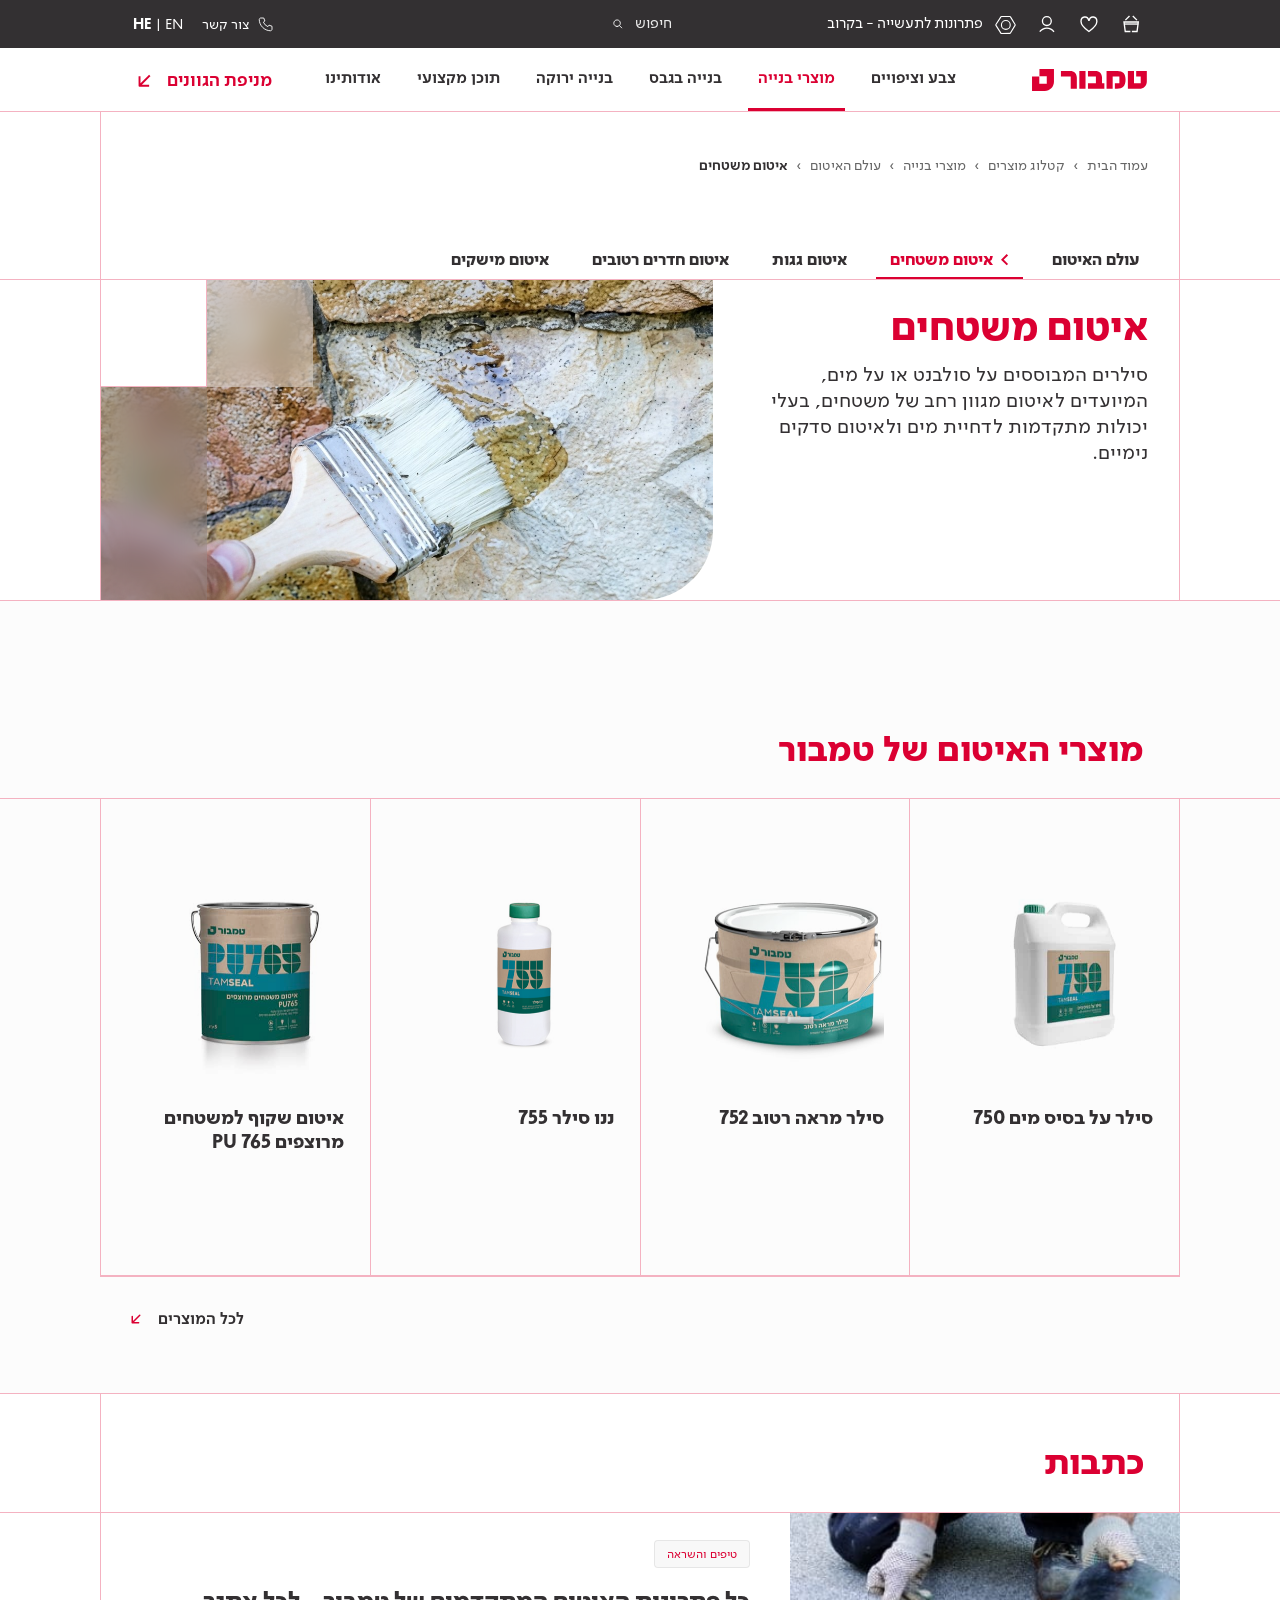
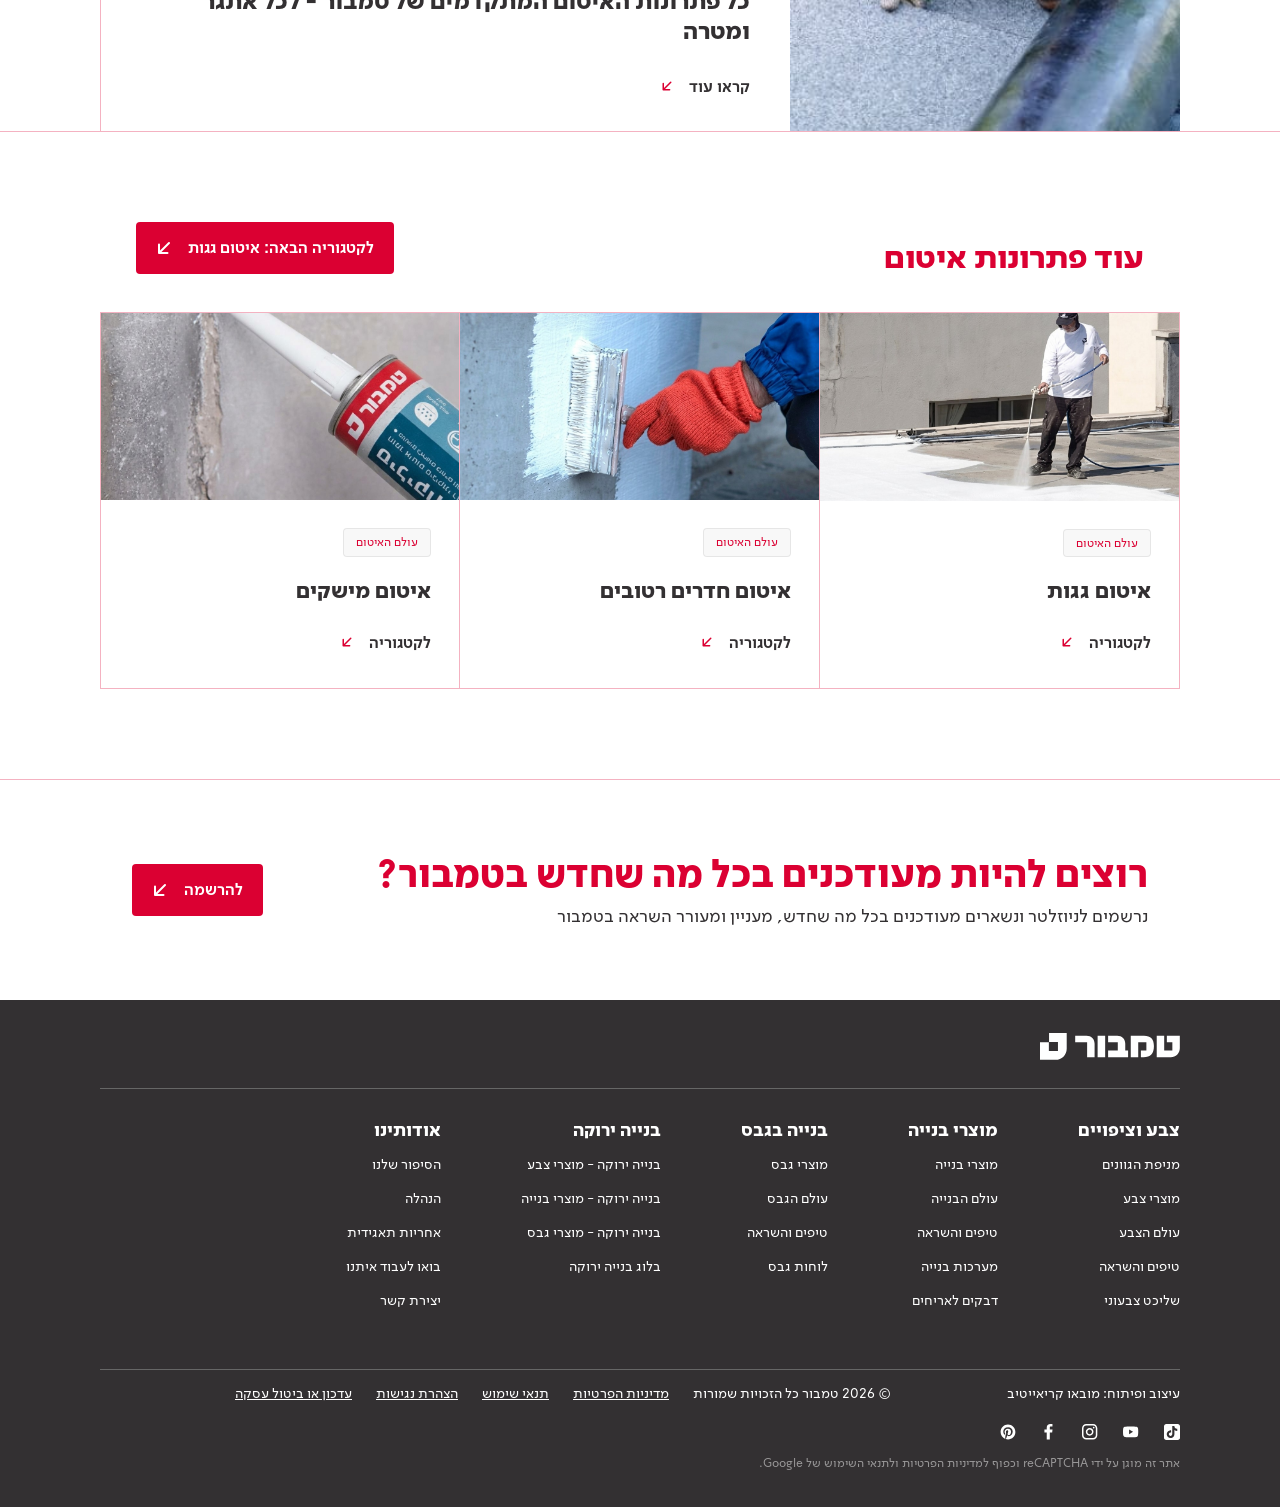
<file: surfaces.html>
<!doctype html>
<html lang="he" dir="rtl">
<head>
<meta charset="utf-8">
<meta name="viewport" content="width=device-width,initial-scale=1">
<title>איטום משטחים | טמבור</title>
<meta name="description" content="כל המידע, הסרטונים והטיפים שכדאי להכיר על מוצרי האיטום של טמבור.">
<link rel="stylesheet" href="css/styles.css?v=108">
</head>
<body>
<a class="skip" href="#main">דלג לתוכן</a>

<svg width="0" height="0" style="position:absolute" aria-hidden="true">
  <symbol id="logo" viewBox="0 0 627 120"><path d="M0 119.791H69.8225C97.2878 119.791 119.625 97.2884 119.625 69.6578V0.000652889H40.5372V39.5446H80.4118V80.2471H39.7092V40.7032H0V119.791Z"/><path d="M462.063 108.368C494.823 108.864 510.211 92.1536 510.211 57.9043C510.211 26.4671 495.981 11.4111 465.868 11.4111H406.47V108.203H439.892V41.5244H476.458V78.0896H451.804V108.203L462.063 108.368ZM211.066 108.203H244.489V47.9763C244.489 25.3097 229.929 11.4111 208.089 11.4111H157.625V41.5244H211.066V108.203ZM258.057 108.203H291.81V11.4111H258.057V108.203ZM305.046 108.203H394.556V78.0896H381.816V47.811C381.816 25.3097 367.422 11.4111 345.582 11.4111H305.046V41.5244H348.395V78.0896H305.046V108.203ZM522.785 108.368H585.824C607.995 108.368 626.194 90.1682 626.194 67.831V11.4111H568.12V41.5244H592.773V78.0896H556.207V11.4111H522.785V108.368Z"/></symbol><symbol id="arrow" viewBox="0 0 32 32"><path d="M21 11 11 21M11 12.5V21h8.5" fill="none" stroke="currentColor" stroke-width="2" stroke-linecap="round" stroke-linejoin="round"/></symbol>
  <symbol id="play" viewBox="0 0 14.7826 16.6304"><path d="M12.3118 8.31522L1.21134 2.07121V14.5592L12.3118 8.31522Z" fill="none" stroke="currentColor" stroke-width="2.42269"/></symbol>
  <symbol id="box" viewBox="0 0 24 24"><path d="M3.5 7.5 12 3l8.5 4.5v9L12 21l-8.5-4.5zM3.5 7.5 12 12l8.5-4.5M12 12v9" fill="none" stroke="currentColor" stroke-width="1.8" stroke-linejoin="round"/></symbol>
  <symbol id="doc" viewBox="0 0 24 24"><path d="M6 3h8l4 4v14H6zM14 3v4h4M9 12h6M9 16h6" fill="none" stroke="currentColor" stroke-width="1.8" stroke-linejoin="round"/></symbol>
</svg>

<header class="site-header">
  <div class="topbar"><div class="wrap">
    <div class="tb-right">
      <a class="ib" href="#" aria-label="עגלת קניות"><img src="assets/icons/cart-desktop.svg" alt=""></a>
      <a class="ib" href="#" aria-label="רשימת מועדפים"><img src="assets/icons/heart-desktop.svg" alt=""></a>
      <a class="ib" href="#" aria-label="התחברות"><img src="assets/icons/user-icon.svg" alt=""></a>
      <a class="hh opt" href="#"><img src="assets/icons/HardHat-desktop.svg" alt=""><span>פתרונות לתעשייה - בקרוב</span></a>
    </div>
    <a class="search" href="#"><span>חיפוש</span><svg width="28" height="28" viewBox="0 0 28 28" fill="none" aria-hidden="true"><path d="M12.5557 17.8654C15.3749 17.8654 17.6603 15.58 17.6603 12.7608C17.6603 9.94164 15.3749 7.65625 12.5557 7.65625C9.73657 7.65625 7.45117 9.94164 7.45117 12.7608C7.45117 15.58 9.73657 17.8654 12.5557 17.8654Z" stroke="#fff" stroke-width="1.5" stroke-linecap="square"/><path d="M16.1643 16.3695L19.7011 19.9063" stroke="#fff" stroke-width="1.5" stroke-linecap="square"/></svg></a>
    <div class="tb-left">
      <a class="phone" href="tel:*6477"><svg width="18" height="18" viewBox="0 0 24 24" fill="none" stroke="#fff" stroke-width="1.2" aria-hidden="true"><path d="M5 4h4l1.5 4-2 1.5a11 11 0 0 0 6 6l1.5-2 4 1.5v4c0 1-1 2-2 2C10 21 3 14 3 6c0-1 1-2 2-2z"/></svg><span>צור קשר</span></a>
      <span class="lang"><b>HE</b> | EN</span>
    </div>
  </div></div>
  <div class="mainbar"><div class="wrap">
    <a class="logo" href="index.html" aria-label="טמבור - עמוד הבית"><svg viewBox="0 0 627 120" role="img" aria-label="טמבור"><use href="#logo"/></svg></a>
    <nav class="nav" aria-label="ראשי">
      <a href="https://tambour.co.il/%D7%A7%D7%98%D7%9C%D7%95%D7%92-%D7%9E%D7%95%D7%A6%D7%A8%D7%99%D7%9D/%D7%A6%D7%91%D7%A2-%D7%95%D7%A6%D7%99%D7%A4%D7%95%D7%99%D7%99%D7%9D/">צבע וציפויים</a>
      <div class="has-mega">
        <a href="https://tambour.co.il/%D7%A7%D7%98%D7%9C%D7%95%D7%92-%D7%9E%D7%95%D7%A6%D7%A8%D7%99%D7%9D/%D7%9E%D7%95%D7%A6%D7%A8%D7%99-%D7%91%D7%A0%D7%99%D7%99%D7%94/" aria-current="page" aria-haspopup="true">מוצרי בנייה</a>
        <div class="mega" role="region" aria-label="מוצרי בנייה">
          <div class="mega-dim" aria-hidden="true"></div>
          <div class="mega-grid">
            <div class="mcol">
              <div class="mhead"><h2>מוצרי בנייה</h2></div>
              <ul class="mlist">
                <li><a class="mp on" href="https://tambour.co.il/%D7%A7%D7%98%D7%9C%D7%95%D7%92-%D7%9E%D7%95%D7%A6%D7%A8%D7%99%D7%9D/%D7%9E%D7%95%D7%A6%D7%A8%D7%99-%D7%91%D7%A0%D7%99%D7%99%D7%94/"><span class="nm">קטלוג מוצרי בנייה</span><img src="assets/img/arrow-left.svg" alt="" width="15" height="14"></a></li>
                <li><a class="mp" href="#"><span class="nm">עולם הבנייה</span><img src="assets/img/arrow-left.svg" alt="" width="15" height="14"></a></li>
                <li><a class="mp" href="index.html"><span class="nm">עולם האיטום</span><span class="new-tag">חדש</span><img src="assets/img/arrow-left.svg" alt="" width="15" height="14"></a></li>
              </ul>
            </div>
            <div class="mcol">
              <div class="mhead"><h2>קטלוג מוצרי בנייה</h2></div>
              <ul class="mlist">
                <li><a class="mch" href="https://tambour.co.il/%D7%A7%D7%98%D7%9C%D7%95%D7%92-%D7%9E%D7%95%D7%A6%D7%A8%D7%99%D7%9D/%D7%9E%D7%95%D7%A6%D7%A8%D7%99-%D7%91%D7%A0%D7%99%D7%99%D7%94/%D7%93%D7%91%D7%A7%D7%99%D7%9D-%D7%9C%D7%90%D7%A8%D7%99%D7%97%D7%99%D7%9D/">דבקים לאריחים</a></li>
                <li><a class="mch" href="https://tambour.co.il/%D7%A7%D7%98%D7%9C%D7%95%D7%92-%D7%9E%D7%95%D7%A6%D7%A8%D7%99%D7%9D/%D7%9E%D7%95%D7%A6%D7%A8%D7%99-%D7%91%D7%A0%D7%99%D7%99%D7%94/%D7%98%D7%99%D7%99%D7%97%D7%99%D7%9D/">טייחים</a></li>
                <li><a class="mch" href="https://tambour.co.il/%D7%A7%D7%98%D7%9C%D7%95%D7%92-%D7%9E%D7%95%D7%A6%D7%A8%D7%99%D7%9D/%D7%9E%D7%95%D7%A6%D7%A8%D7%99-%D7%91%D7%A0%D7%99%D7%99%D7%94/%D7%90%D7%99%D7%98%D7%95%D7%9D/">איטום</a></li>
                <li><a class="mch" href="https://tambour.co.il/%D7%A7%D7%98%D7%9C%D7%95%D7%92-%D7%9E%D7%95%D7%A6%D7%A8%D7%99%D7%9D/%D7%9E%D7%95%D7%A6%D7%A8%D7%99-%D7%91%D7%A0%D7%99%D7%99%D7%94/%D7%97%D7%95%D7%9E%D7%A8%D7%99-%D7%9E%D7%99%D7%9C%D7%95%D7%99-%D7%95%D7%94%D7%97%D7%9C%D7%A7%D7%94/">חומרי מילוי והחלקה</a></li>
                <li><a class="mch" href="https://tambour.co.il/%D7%A7%D7%98%D7%9C%D7%95%D7%92-%D7%9E%D7%95%D7%A6%D7%A8%D7%99%D7%9D/%D7%9E%D7%95%D7%A6%D7%A8%D7%99-%D7%91%D7%A0%D7%99%D7%99%D7%94/%D7%91%D7%9C%D7%95%D7%A7%D7%99-%D7%92%D7%91%D7%A1/">בלוקי גבס</a></li>
                <li><a class="mch" href="https://tambour.co.il/%D7%A7%D7%98%D7%9C%D7%95%D7%92-%D7%9E%D7%95%D7%A6%D7%A8%D7%99%D7%9D/%D7%9E%D7%95%D7%A6%D7%A8%D7%99-%D7%91%D7%A0%D7%99%D7%99%D7%94/">לכל מוצרי הבנייה</a></li>
              </ul>
            </div>
            <div class="mcol promo">
              <div class="mhead"><h3>דבקים</h3><a class="more" href="https://tambour.co.il/%D7%A7%D7%98%D7%9C%D7%95%D7%92-%D7%9E%D7%95%D7%A6%D7%A8%D7%99%D7%9D/%D7%9E%D7%95%D7%A6%D7%A8%D7%99-%D7%91%D7%A0%D7%99%D7%99%D7%94/%D7%93%D7%91%D7%A7%D7%99%D7%9D-%D7%9C%D7%90%D7%A8%D7%99%D7%97%D7%99%D7%9D/"><span>קראו עוד</span><svg viewBox="0 0 20 20" aria-hidden="true"><path d="M13 7 6 14M6 8v6h6" fill="none" stroke="currentColor" stroke-width="1.8" stroke-linecap="square"/></svg></a></div>
              <div class="pimg"><img src="assets/img/mega-promo.webp" alt=""><i class="px w"></i><i class="px t"></i><i class="px l"></i></div>
            </div>
          </div>
        </div>
      </div>
      <a href="https://tambour.co.il/%D7%A7%D7%98%D7%9C%D7%95%D7%92-%D7%9E%D7%95%D7%A6%D7%A8%D7%99%D7%9D/%D7%91%D7%A0%D7%99%D7%99%D7%94-%D7%91%D7%92%D7%91%D7%A1/">בנייה בגבס</a>
      <a href="https://tambour.co.il/%D7%A7%D7%98%D7%9C%D7%95%D7%92-%D7%9E%D7%95%D7%A6%D7%A8%D7%99%D7%9D/%D7%A6%D7%91%D7%A2-%D7%95%D7%A6%D7%99%D7%A4%D7%95%D7%99%D7%99%D7%9D/?green_building=1">בנייה ירוקה</a>
      <a href="https://tambour.co.il/blog-lobby/">תוכן מקצועי</a>
      <a href="https://tambour.co.il/about-us/">אודותינו</a>
    </nav>
    <a class="link cta" href="https://tambour.co.il/%D7%94%D7%9E%D7%A0%D7%99%D7%A4%D7%94/">מניפת הגוונים<svg viewBox="0 0 25 24" aria-hidden="true"><path d="M16.8 8l-9 9M15.8 18h-9V9" fill="none" stroke="currentColor" stroke-width="2" stroke-linecap="square" stroke-linejoin="round"/></svg></a>
    <button class="burger" aria-label="תפריט" aria-expanded="false"><svg viewBox="0 0 24 24" fill="none" stroke="currentColor" stroke-width="2" stroke-linecap="round"><path d="M4 7h16M4 12h16M4 17h16"/></svg></button>
  </div></div>
</header>




















































































<div class="crumbbar"><div class="wrap frame"><div class="crumbs"><a href="https://tambour.co.il/">עמוד הבית</a> › <a href="https://tambour.co.il/%D7%A7%D7%98%D7%9C%D7%95%D7%92-%D7%9E%D7%95%D7%A6%D7%A8%D7%99%D7%9D/">קטלוג מוצרים</a> › <a href="https://tambour.co.il/%D7%A7%D7%98%D7%9C%D7%95%D7%92-%D7%9E%D7%95%D7%A6%D7%A8%D7%99%D7%9D/%D7%9E%D7%95%D7%A6%D7%A8%D7%99-%D7%91%D7%A0%D7%99%D7%99%D7%94/">מוצרי בנייה</a> › <a href="index.html">עולם האיטום</a> › <b>איטום משטחים</b></div></div></div>
<nav class="subnav" aria-label="קטגוריות איטום">
  <div class="wrap">
    <a class="t" href="index.html">עולם האיטום</a>
    <a class="t" href="surfaces.html" aria-current="page">איטום משטחים</a>
    <a class="t" href="roofs.html">איטום גגות</a>
    <a class="t" href="wet-rooms.html">איטום חדרים רטובים</a>
    <a class="t" href="joints.html">איטום מישקים</a>
  </div>
</nav>

<main id="main">
  <section class="hero cat-hero">
    <div class="wrap frame">
      <div class="hero-copy">
        
        <h1 class="h1">איטום משטחים</h1>
        <p class="lead">סילרים המבוססים על סולבנט או על מים, המיועדים לאיטום מגוון רחב של משטחים, בעלי יכולות מתקדמות לדחיית מים ולאיטום סדקים נימיים.</p>
        
      </div>
      <div class="hero-img" aria-hidden="true"><img src="assets/img/hero-surfaces.jpg" alt=""><i class="c0"></i><i class="c1"></i><i class="c2"></i></div>
    </div>
  </section>

  <section class="section" id="products">
    <div class="wrap">
      <div class="sec-head"><h2 class="h2">מוצרי האיטום של טמבור</h2></div>
      <div class="pgrid" style="--cols:4"><a class="pcard" href="https://tambour.co.il/product/%D7%A1%D7%99%D7%9C%D7%A8-750/" target="_blank" rel="noopener"><div class="ph"><img src="assets/img/products/750_4L_V5_web.jpg" alt=""></div><div class="pt"><h3><span class="t">סילר על בסיס מים 750</span><span class="parr" aria-hidden="true"><svg viewBox="0 0 25 24" fill="none"><path d="M16.78 8l-9 9" stroke="currentColor" stroke-width="2" stroke-linecap="square" stroke-linejoin="round"/><path d="M15.78 18h-9V9" stroke="currentColor" stroke-width="2" stroke-linecap="square"/></svg></span></h3></div></a><a class="pcard" href="https://tambour.co.il/product/%D7%A1%D7%99%D7%9C%D7%A8-752/" target="_blank" rel="noopener"><div class="ph"><img src="assets/img/products/752_10L_v3_web.jpg" alt=""></div><div class="pt"><h3><span class="t">סילר מראה רטוב 752</span><span class="parr" aria-hidden="true"><svg viewBox="0 0 25 24" fill="none"><path d="M16.78 8l-9 9" stroke="currentColor" stroke-width="2" stroke-linecap="square" stroke-linejoin="round"/><path d="M15.78 18h-9V9" stroke="currentColor" stroke-width="2" stroke-linecap="square"/></svg></span></h3></div></a><a class="pcard" href="https://tambour.co.il/product/%D7%A1%D7%99%D7%9C%D7%A8-755/" target="_blank" rel="noopener"><div class="ph"><img src="assets/img/products/755_1L_V3_WEB-1.jpg" alt=""></div><div class="pt"><h3><span class="t">ננו סילר 755</span><span class="parr" aria-hidden="true"><svg viewBox="0 0 25 24" fill="none"><path d="M16.78 8l-9 9" stroke="currentColor" stroke-width="2" stroke-linecap="square" stroke-linejoin="round"/><path d="M15.78 18h-9V9" stroke="currentColor" stroke-width="2" stroke-linecap="square"/></svg></span></h3></div></a><a class="pcard" href="https://tambour.co.il/product/tamseal-pu765-%D7%90%D7%99%D7%98%D7%95%D7%9D-%D7%A9%D7%A7%D7%95%D7%A3-%D7%9C%D7%9E%D7%A9%D7%98%D7%97%D7%99%D7%9D-%D7%9E%D7%A8%D7%95%D7%A6%D7%A4%D7%99%D7%9D/" target="_blank" rel="noopener"><div class="ph"><img src="assets/img/products/PU765_web.jpg" alt=""></div><div class="pt"><h3><span class="t">איטום שקוף למשטחים מרוצפים PU 765</span><span class="parr" aria-hidden="true"><svg viewBox="0 0 25 24" fill="none"><path d="M16.78 8l-9 9" stroke="currentColor" stroke-width="2" stroke-linecap="square" stroke-linejoin="round"/><path d="M15.78 18h-9V9" stroke="currentColor" stroke-width="2" stroke-linecap="square"/></svg></span></h3></div></a></div>
      <div class="pmore"><a class="link" href="https://old.tambour.co.il/ecatalogs/sealing-products-catalog/" target="_blank" rel="noopener">לכל המוצרים<svg aria-hidden="true"><use href="#arrow"/></svg></a></div>
    </div>
  </section>


  <section class="section" id="articles">
    <div class="wrap frame">
      <div class="sec-head"><h2 class="h2">כתבות</h2></div>
      <div class="alist"><a class="acard" href="article.html"><div class="ph"><img src="assets/img/articles/The-sealing_350x350px-345x345.jpg" alt="" loading="lazy"></div><div class="txt"><span class="pills"><span class="pill">טיפים והשראה</span></span><h3 class="h4">כל פתרונות האיטום המתקדמים של טמבור - לכל אתגר ומטרה</h3><span class="link">קראו עוד<svg aria-hidden="true"><use href="#arrow"/></svg></span></div></a></div>
    </div>
  </section>

  <section class="section related">
    <div class="wrap">
      <div class="sec-head"><h2 class="h2">עוד פתרונות איטום</h2>
        <a class="btn" href="roofs.html"><svg aria-hidden="true"><use href="#arrow"/></svg>לקטגוריה הבאה: איטום גגות</a></div>
      <div class="agrid n3"><a class="acard" href="roofs.html"><div class="ph"><img src="assets/img/hero-roofs.jpg" alt="" loading="lazy"></div><div class="txt"><span class="pills"><span class="pill">עולם האיטום</span></span><h3 class="h4">איטום גגות</h3><span class="link">לקטגוריה<svg aria-hidden="true"><use href="#arrow"/></svg></span></div></a><a class="acard" href="wet-rooms.html"><div class="ph"><img src="assets/img/hero-wet.jpg" alt="" loading="lazy"></div><div class="txt"><span class="pills"><span class="pill">עולם האיטום</span></span><h3 class="h4">איטום חדרים רטובים</h3><span class="link">לקטגוריה<svg aria-hidden="true"><use href="#arrow"/></svg></span></div></a><a class="acard" href="joints.html"><div class="ph"><img src="assets/img/hero-joints.jpg" alt="" loading="lazy"></div><div class="txt"><span class="pills"><span class="pill">עולם האיטום</span></span><h3 class="h4">איטום מישקים</h3><span class="link">לקטגוריה<svg aria-hidden="true"><use href="#arrow"/></svg></span></div></a></div>
    </div>
  </section>

  <section class="news rule">
    <div class="wrap">
      <div><h2>רוצים להיות מעודכנים בכל מה שחדש בטמבור?</h2><p>נרשמים לניוזלטר ונשארים מעודכנים בכל מה שחדש, מעניין ומעורר השראה בטמבור</p></div>
      <a class="btn" href="#"><svg aria-hidden="true"><use href="#arrow"/></svg>להרשמה</a>
    </div>
  </section>
</main>

<footer class="site-footer">
  <div class="wrap">
    <div class="ft-logo"><a href="index.html" aria-label="טמבור"><svg viewBox="0 0 627 120" role="img" aria-label="טמבור"><use href="#logo"/></svg></a></div>
    <div class="ft-nav"><div class="ft-sec"><span class="ft-title">צבע וציפויים</span><ul><li><a href="https://tambour.co.il/%D7%94%D7%9E%D7%A0%D7%99%D7%A4%D7%94/">מניפת הגוונים</a></li><li><a href="https://tambour.co.il/%D7%A7%D7%98%D7%9C%D7%95%D7%92-%D7%9E%D7%95%D7%A6%D7%A8%D7%99%D7%9D/%D7%A6%D7%91%D7%A2-%D7%95%D7%A6%D7%99%D7%A4%D7%95%D7%99%D7%99%D7%9D/">מוצרי צבע</a></li><li><a href="https://tambour.co.il/blog-lobby/?label2=%D7%A6%D7%91%D7%A2-%D7%95%D7%A6%D7%99%D7%A4%D7%95%D7%99%D7%99%D7%9D">עולם הצבע</a></li><li><a href="https://tambour.co.il/blog-lobby/?label2=%D7%A6%D7%91%D7%A2-%D7%95%D7%A6%D7%99%D7%A4%D7%95%D7%99%D7%99%D7%9D&label=tips_inspiration">טיפים והשראה</a></li><li><a href="https://tambour.co.il/%D7%A9%D7%9C%D7%99%D7%9B%D7%98/">שליכט צבעוני</a></li></ul></div><div class="ft-sec"><span class="ft-title">מוצרי בנייה</span><ul><li><a href="https://tambour.co.il/%D7%A7%D7%98%D7%9C%D7%95%D7%92-%D7%9E%D7%95%D7%A6%D7%A8%D7%99%D7%9D/%D7%9E%D7%95%D7%A6%D7%A8%D7%99-%D7%91%D7%A0%D7%99%D7%99%D7%94/">מוצרי בנייה</a></li><li><a href="https://tambour.co.il/blog-lobby/?label2=%D7%9E%D7%95%D7%A6%D7%A8%D7%99-%D7%91%D7%A0%D7%99%D7%99%D7%94">עולם הבנייה</a></li><li><a href="https://tambour.co.il/blog-lobby/?label2=%D7%9E%D7%95%D7%A6%D7%A8%D7%99-%D7%91%D7%A0%D7%99%D7%99%D7%94&label=tips_inspiration">טיפים והשראה</a></li><li><a href="https://tambour.co.il/%D7%9E%D7%A2%D7%A8%D7%9B%D7%95%D7%AA-%D7%95%D7%9E%D7%A4%D7%A8%D7%98%D7%99%D7%9D/">מערכות בנייה</a></li><li><a href="https://tambour.co.il/%D7%A7%D7%98%D7%9C%D7%95%D7%92-%D7%9E%D7%95%D7%A6%D7%A8%D7%99%D7%9D/%D7%9E%D7%95%D7%A6%D7%A8%D7%99-%D7%91%D7%A0%D7%99%D7%99%D7%94/%D7%93%D7%91%D7%A7%D7%99%D7%9D-%D7%9C%D7%90%D7%A8%D7%99%D7%97%D7%99%D7%9D/">דבקים לאריחים</a></li></ul></div><div class="ft-sec"><span class="ft-title">בנייה בגבס</span><ul><li><a href="https://tambour.co.il/%D7%A7%D7%98%D7%9C%D7%95%D7%92-%D7%9E%D7%95%D7%A6%D7%A8%D7%99%D7%9D/%D7%91%D7%A0%D7%99%D7%99%D7%94-%D7%91%D7%92%D7%91%D7%A1/">מוצרי גבס</a></li><li><a href="https://tambour.co.il/blog-lobby/?label2=%D7%91%D7%A0%D7%99%D7%99%D7%94-%D7%91%D7%92%D7%91%D7%A1">עולם הגבס</a></li><li><a href="https://tambour.co.il/blog-lobby/?label2=%D7%91%D7%A0%D7%99%D7%99%D7%94-%D7%91%D7%92%D7%91%D7%A1&label=tips_inspiration">טיפים והשראה</a></li><li><a href="https://tambour.co.il/%D7%A7%D7%98%D7%9C%D7%95%D7%92-%D7%9E%D7%95%D7%A6%D7%A8%D7%99%D7%9D/%D7%91%D7%A0%D7%99%D7%99%D7%94-%D7%91%D7%92%D7%91%D7%A1/%D7%9C%D7%95%D7%97%D7%95%D7%AA-%D7%92%D7%91%D7%A1/">לוחות גבס</a></li></ul></div><div class="ft-sec"><span class="ft-title">בנייה ירוקה</span><ul><li><a href="https://tambour.co.il/%D7%A7%D7%98%D7%9C%D7%95%D7%92-%D7%9E%D7%95%D7%A6%D7%A8%D7%99%D7%9D/%D7%A6%D7%91%D7%A2-%D7%95%D7%A6%D7%99%D7%A4%D7%95%D7%99%D7%99%D7%9D/?green_building=1">בנייה ירוקה - מוצרי צבע</a></li><li><a href="https://tambour.co.il/%D7%A7%D7%98%D7%9C%D7%95%D7%92-%D7%9E%D7%95%D7%A6%D7%A8%D7%99%D7%9D/%D7%9E%D7%95%D7%A6%D7%A8%D7%99-%D7%91%D7%A0%D7%99%D7%99%D7%94/?green_building=1">בנייה ירוקה - מוצרי בנייה</a></li><li><a href="https://tambour.co.il/%D7%A7%D7%98%D7%9C%D7%95%D7%92-%D7%9E%D7%95%D7%A6%D7%A8%D7%99%D7%9D/%D7%91%D7%A0%D7%99%D7%99%D7%94-%D7%91%D7%92%D7%91%D7%A1/?green_building=1">בנייה ירוקה - מוצרי גבס</a></li><li><a href="https://tambour.co.il/blog-lobby/?label2=%D7%91%D7%A0%D7%99%D7%99%D7%94-%D7%99%D7%A8%D7%95%D7%A7%D7%94">בלוג בנייה ירוקה</a></li></ul></div><div class="ft-sec"><span class="ft-title">אודותינו</span><ul><li><a href="https://tambour.co.il/about-us/">הסיפור שלנו</a></li><li><a href="https://tambour.co.il/about-us/%D7%97%D7%91%D7%A8%D7%99-%D7%94%D7%94%D7%A0%D7%94%D7%9C%D7%94/">הנהלה</a></li><li><a href="https://tambour.co.il/about-us/%D7%90%D7%97%D7%A8%D7%99%D7%95%D7%AA-%D7%AA%D7%90%D7%92%D7%99%D7%93%D7%99%D7%AA/">אחריות תאגידית</a></li><li><a href="https://tambour.co.il/about-us/career-lobby/">בואו לעבוד איתנו</a></li><li><a href="https://tambour.co.il/contact-us/">יצירת קשר</a></li></ul></div></div>
    <div class="ft-lower">
      <div class="ft-legal"><div class="ft-links"><a href="https://tambour.co.il/%D7%9E%D7%93%D7%99%D7%A0%D7%99%D7%95%D7%AA-%D7%94%D7%A4%D7%A8%D7%98%D7%99%D7%95%D7%AA/">מדיניות הפרטיות</a><a href="https://tambour.co.il/%D7%AA%D7%A0%D7%90%D7%99-%D7%A9%D7%99%D7%9E%D7%95%D7%A9/">תנאי שימוש</a><a href="https://tambour.co.il/%D7%94%D7%A6%D7%94%D7%A8%D7%AA-%D7%A0%D7%92%D7%99%D7%A9%D7%95%D7%AA/">הצהרת נגישות</a><a href="https://tambour.co.il/%D7%91%D7%99%D7%98%D7%95%D7%9C-%D7%90%D7%95-%D7%A2%D7%93%D7%9B%D7%95%D7%9F-%D7%A2%D7%A1%D7%A7%D7%94/">עדכון או ביטול עסקה</a></div><div class="ft-copy"><a href="https://moveo.co.il/" target="_blank" rel="noopener">עיצוב ופיתוח: מובאו קריאייטיב</a><span>© 2026 טמבור כל הזכויות שמורות</span></div></div>
      <div class="ft-social"><a href="https://vt.tiktok.com/ZS55eFFQo/" target="_blank" rel="noopener" aria-label="טיקטוק"><img src="assets/icons/tiktok.svg" alt=""></a><a href="https://www.youtube.com/user/TambourTV" target="_blank" rel="noopener" aria-label="יוטיוב"><img src="assets/icons/youtube.svg" alt=""></a><a href="https://www.instagram.com/tambour_il/profilecard" target="_blank" rel="noopener" aria-label="אינסטגרם"><img src="assets/icons/instagram.svg" alt=""></a><a href="https://www.facebook.com/tambourgroup" target="_blank" rel="noopener" aria-label="פייסבוק"><img src="assets/icons/facebook.svg" alt=""></a><a href="https://www.pinterest.com/tambourpaints/" target="_blank" rel="noopener" aria-label="פינטרסט"><img src="assets/icons/pinterest.svg" alt=""></a></div>
    </div>
    <p class="ft-recaptcha">אתר זה מוגן על ידי reCAPTCHA וכפוף למדיניות הפרטיות ולתנאי השימוש של Google.</p>
  </div>
</footer>
<script src="js/site.js"></script>
<script src="js/video.js"></script>
</body>
</html>
</file>
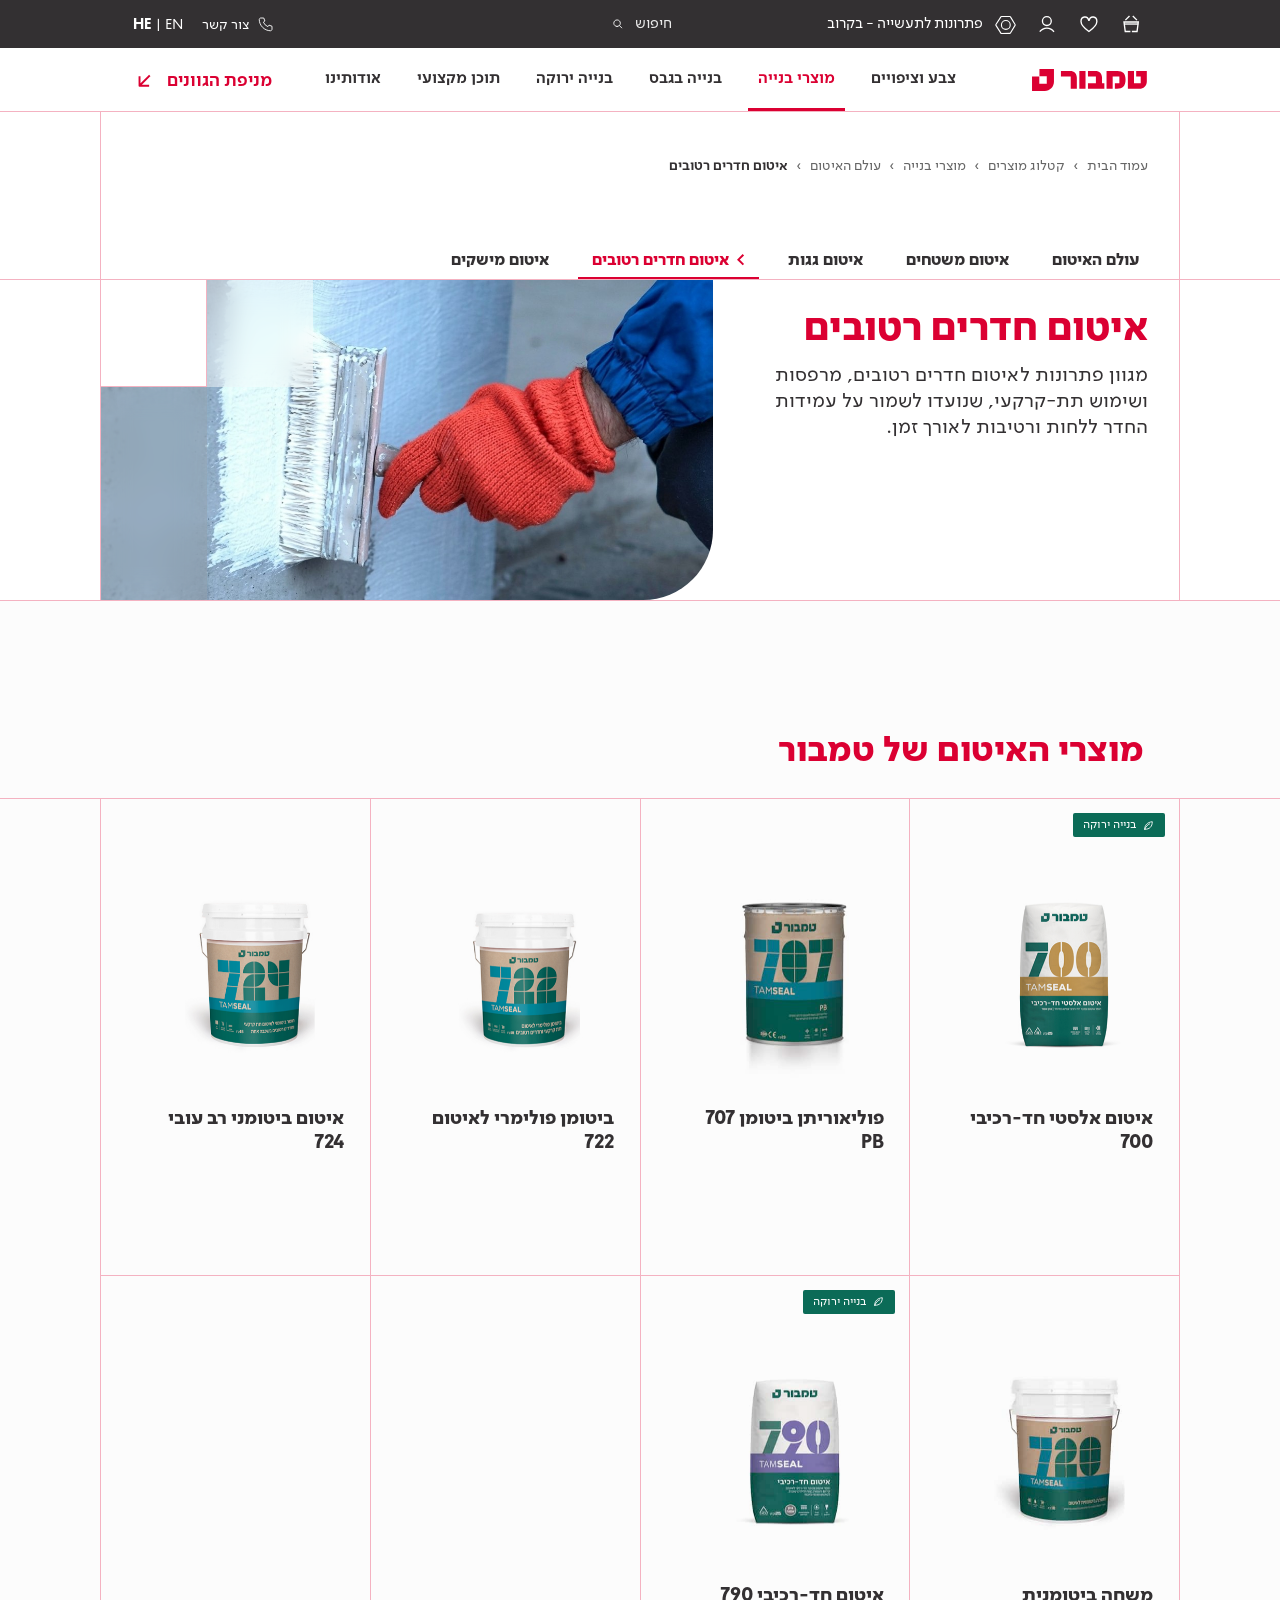
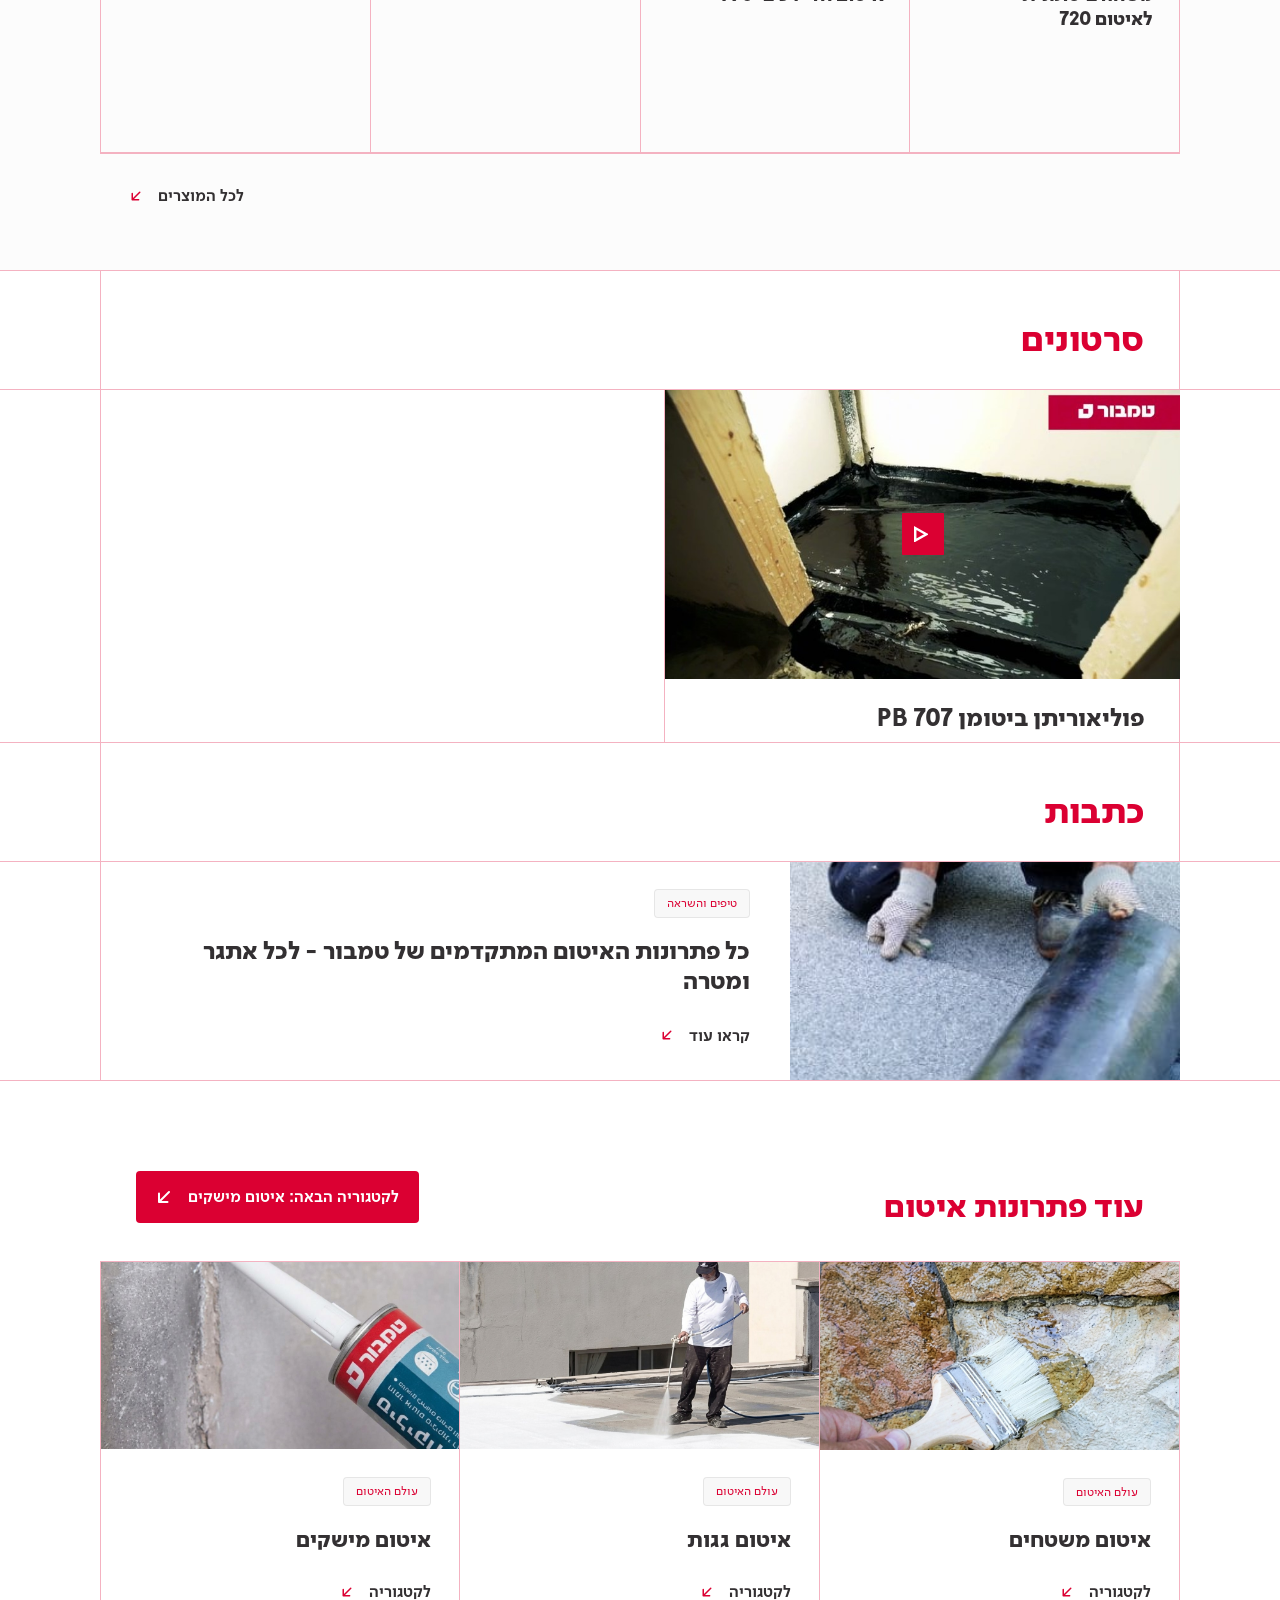
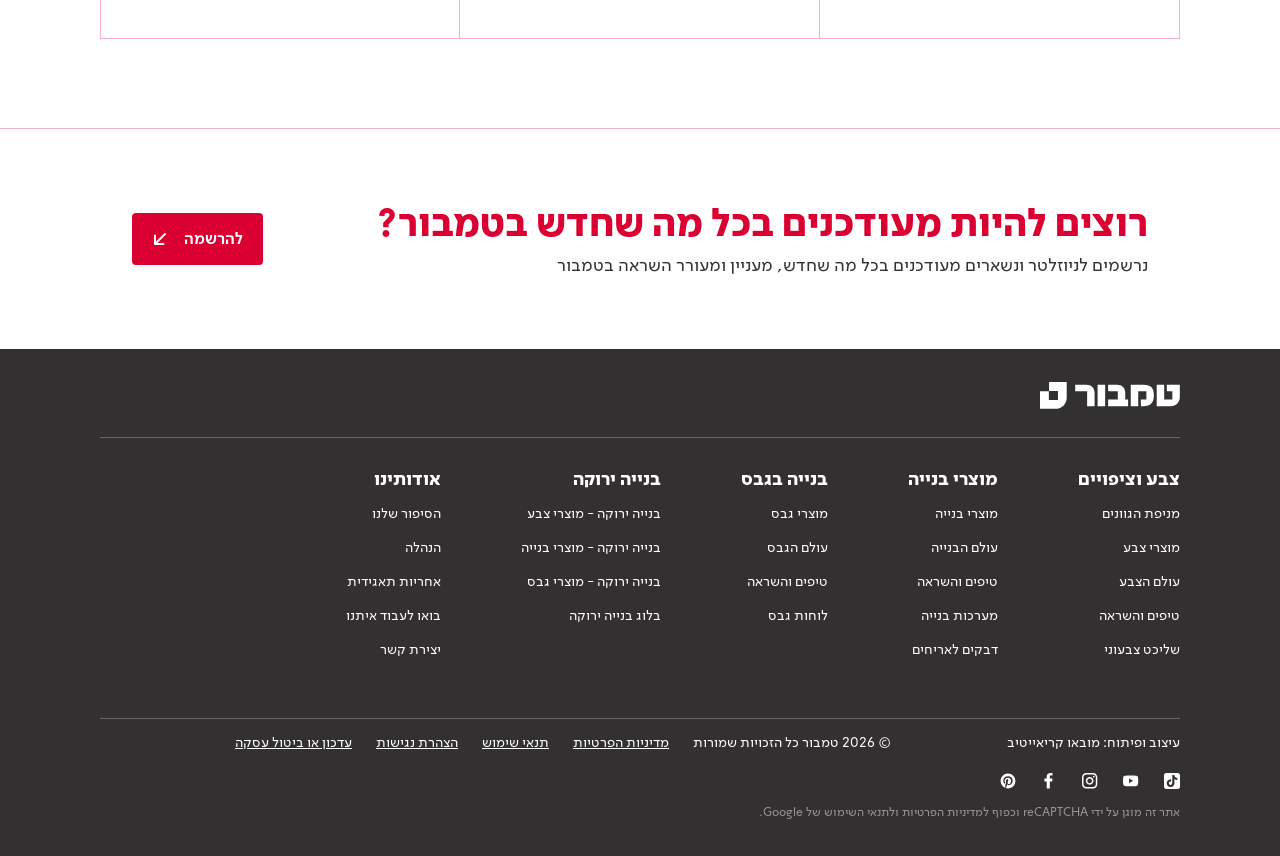
<file: wet-rooms.html>
<!doctype html>
<html lang="he" dir="rtl">
<head>
<meta charset="utf-8">
<meta name="viewport" content="width=device-width,initial-scale=1">
<title>איטום חדרים רטובים | טמבור</title>
<meta name="description" content="כל המידע, הסרטונים והטיפים שכדאי להכיר על מוצרי האיטום של טמבור.">
<link rel="stylesheet" href="css/styles.css?v=108">
</head>
<body>
<a class="skip" href="#main">דלג לתוכן</a>

<svg width="0" height="0" style="position:absolute" aria-hidden="true">
  <symbol id="logo" viewBox="0 0 627 120"><path d="M0 119.791H69.8225C97.2878 119.791 119.625 97.2884 119.625 69.6578V0.000652889H40.5372V39.5446H80.4118V80.2471H39.7092V40.7032H0V119.791Z"/><path d="M462.063 108.368C494.823 108.864 510.211 92.1536 510.211 57.9043C510.211 26.4671 495.981 11.4111 465.868 11.4111H406.47V108.203H439.892V41.5244H476.458V78.0896H451.804V108.203L462.063 108.368ZM211.066 108.203H244.489V47.9763C244.489 25.3097 229.929 11.4111 208.089 11.4111H157.625V41.5244H211.066V108.203ZM258.057 108.203H291.81V11.4111H258.057V108.203ZM305.046 108.203H394.556V78.0896H381.816V47.811C381.816 25.3097 367.422 11.4111 345.582 11.4111H305.046V41.5244H348.395V78.0896H305.046V108.203ZM522.785 108.368H585.824C607.995 108.368 626.194 90.1682 626.194 67.831V11.4111H568.12V41.5244H592.773V78.0896H556.207V11.4111H522.785V108.368Z"/></symbol><symbol id="arrow" viewBox="0 0 32 32"><path d="M21 11 11 21M11 12.5V21h8.5" fill="none" stroke="currentColor" stroke-width="2" stroke-linecap="round" stroke-linejoin="round"/></symbol>
  <symbol id="play" viewBox="0 0 14.7826 16.6304"><path d="M12.3118 8.31522L1.21134 2.07121V14.5592L12.3118 8.31522Z" fill="none" stroke="currentColor" stroke-width="2.42269"/></symbol>
  <symbol id="box" viewBox="0 0 24 24"><path d="M3.5 7.5 12 3l8.5 4.5v9L12 21l-8.5-4.5zM3.5 7.5 12 12l8.5-4.5M12 12v9" fill="none" stroke="currentColor" stroke-width="1.8" stroke-linejoin="round"/></symbol>
  <symbol id="doc" viewBox="0 0 24 24"><path d="M6 3h8l4 4v14H6zM14 3v4h4M9 12h6M9 16h6" fill="none" stroke="currentColor" stroke-width="1.8" stroke-linejoin="round"/></symbol>
</svg>

<header class="site-header">
  <div class="topbar"><div class="wrap">
    <div class="tb-right">
      <a class="ib" href="#" aria-label="עגלת קניות"><img src="assets/icons/cart-desktop.svg" alt=""></a>
      <a class="ib" href="#" aria-label="רשימת מועדפים"><img src="assets/icons/heart-desktop.svg" alt=""></a>
      <a class="ib" href="#" aria-label="התחברות"><img src="assets/icons/user-icon.svg" alt=""></a>
      <a class="hh opt" href="#"><img src="assets/icons/HardHat-desktop.svg" alt=""><span>פתרונות לתעשייה - בקרוב</span></a>
    </div>
    <a class="search" href="#"><span>חיפוש</span><svg width="28" height="28" viewBox="0 0 28 28" fill="none" aria-hidden="true"><path d="M12.5557 17.8654C15.3749 17.8654 17.6603 15.58 17.6603 12.7608C17.6603 9.94164 15.3749 7.65625 12.5557 7.65625C9.73657 7.65625 7.45117 9.94164 7.45117 12.7608C7.45117 15.58 9.73657 17.8654 12.5557 17.8654Z" stroke="#fff" stroke-width="1.5" stroke-linecap="square"/><path d="M16.1643 16.3695L19.7011 19.9063" stroke="#fff" stroke-width="1.5" stroke-linecap="square"/></svg></a>
    <div class="tb-left">
      <a class="phone" href="tel:*6477"><svg width="18" height="18" viewBox="0 0 24 24" fill="none" stroke="#fff" stroke-width="1.2" aria-hidden="true"><path d="M5 4h4l1.5 4-2 1.5a11 11 0 0 0 6 6l1.5-2 4 1.5v4c0 1-1 2-2 2C10 21 3 14 3 6c0-1 1-2 2-2z"/></svg><span>צור קשר</span></a>
      <span class="lang"><b>HE</b> | EN</span>
    </div>
  </div></div>
  <div class="mainbar"><div class="wrap">
    <a class="logo" href="index.html" aria-label="טמבור - עמוד הבית"><svg viewBox="0 0 627 120" role="img" aria-label="טמבור"><use href="#logo"/></svg></a>
    <nav class="nav" aria-label="ראשי">
      <a href="https://tambour.co.il/%D7%A7%D7%98%D7%9C%D7%95%D7%92-%D7%9E%D7%95%D7%A6%D7%A8%D7%99%D7%9D/%D7%A6%D7%91%D7%A2-%D7%95%D7%A6%D7%99%D7%A4%D7%95%D7%99%D7%99%D7%9D/">צבע וציפויים</a>
      <div class="has-mega">
        <a href="https://tambour.co.il/%D7%A7%D7%98%D7%9C%D7%95%D7%92-%D7%9E%D7%95%D7%A6%D7%A8%D7%99%D7%9D/%D7%9E%D7%95%D7%A6%D7%A8%D7%99-%D7%91%D7%A0%D7%99%D7%99%D7%94/" aria-current="page" aria-haspopup="true">מוצרי בנייה</a>
        <div class="mega" role="region" aria-label="מוצרי בנייה">
          <div class="mega-dim" aria-hidden="true"></div>
          <div class="mega-grid">
            <div class="mcol">
              <div class="mhead"><h2>מוצרי בנייה</h2></div>
              <ul class="mlist">
                <li><a class="mp on" href="https://tambour.co.il/%D7%A7%D7%98%D7%9C%D7%95%D7%92-%D7%9E%D7%95%D7%A6%D7%A8%D7%99%D7%9D/%D7%9E%D7%95%D7%A6%D7%A8%D7%99-%D7%91%D7%A0%D7%99%D7%99%D7%94/"><span class="nm">קטלוג מוצרי בנייה</span><img src="assets/img/arrow-left.svg" alt="" width="15" height="14"></a></li>
                <li><a class="mp" href="#"><span class="nm">עולם הבנייה</span><img src="assets/img/arrow-left.svg" alt="" width="15" height="14"></a></li>
                <li><a class="mp" href="index.html"><span class="nm">עולם האיטום</span><span class="new-tag">חדש</span><img src="assets/img/arrow-left.svg" alt="" width="15" height="14"></a></li>
              </ul>
            </div>
            <div class="mcol">
              <div class="mhead"><h2>קטלוג מוצרי בנייה</h2></div>
              <ul class="mlist">
                <li><a class="mch" href="https://tambour.co.il/%D7%A7%D7%98%D7%9C%D7%95%D7%92-%D7%9E%D7%95%D7%A6%D7%A8%D7%99%D7%9D/%D7%9E%D7%95%D7%A6%D7%A8%D7%99-%D7%91%D7%A0%D7%99%D7%99%D7%94/%D7%93%D7%91%D7%A7%D7%99%D7%9D-%D7%9C%D7%90%D7%A8%D7%99%D7%97%D7%99%D7%9D/">דבקים לאריחים</a></li>
                <li><a class="mch" href="https://tambour.co.il/%D7%A7%D7%98%D7%9C%D7%95%D7%92-%D7%9E%D7%95%D7%A6%D7%A8%D7%99%D7%9D/%D7%9E%D7%95%D7%A6%D7%A8%D7%99-%D7%91%D7%A0%D7%99%D7%99%D7%94/%D7%98%D7%99%D7%99%D7%97%D7%99%D7%9D/">טייחים</a></li>
                <li><a class="mch" href="https://tambour.co.il/%D7%A7%D7%98%D7%9C%D7%95%D7%92-%D7%9E%D7%95%D7%A6%D7%A8%D7%99%D7%9D/%D7%9E%D7%95%D7%A6%D7%A8%D7%99-%D7%91%D7%A0%D7%99%D7%99%D7%94/%D7%90%D7%99%D7%98%D7%95%D7%9D/">איטום</a></li>
                <li><a class="mch" href="https://tambour.co.il/%D7%A7%D7%98%D7%9C%D7%95%D7%92-%D7%9E%D7%95%D7%A6%D7%A8%D7%99%D7%9D/%D7%9E%D7%95%D7%A6%D7%A8%D7%99-%D7%91%D7%A0%D7%99%D7%99%D7%94/%D7%97%D7%95%D7%9E%D7%A8%D7%99-%D7%9E%D7%99%D7%9C%D7%95%D7%99-%D7%95%D7%94%D7%97%D7%9C%D7%A7%D7%94/">חומרי מילוי והחלקה</a></li>
                <li><a class="mch" href="https://tambour.co.il/%D7%A7%D7%98%D7%9C%D7%95%D7%92-%D7%9E%D7%95%D7%A6%D7%A8%D7%99%D7%9D/%D7%9E%D7%95%D7%A6%D7%A8%D7%99-%D7%91%D7%A0%D7%99%D7%99%D7%94/%D7%91%D7%9C%D7%95%D7%A7%D7%99-%D7%92%D7%91%D7%A1/">בלוקי גבס</a></li>
                <li><a class="mch" href="https://tambour.co.il/%D7%A7%D7%98%D7%9C%D7%95%D7%92-%D7%9E%D7%95%D7%A6%D7%A8%D7%99%D7%9D/%D7%9E%D7%95%D7%A6%D7%A8%D7%99-%D7%91%D7%A0%D7%99%D7%99%D7%94/">לכל מוצרי הבנייה</a></li>
              </ul>
            </div>
            <div class="mcol promo">
              <div class="mhead"><h3>דבקים</h3><a class="more" href="https://tambour.co.il/%D7%A7%D7%98%D7%9C%D7%95%D7%92-%D7%9E%D7%95%D7%A6%D7%A8%D7%99%D7%9D/%D7%9E%D7%95%D7%A6%D7%A8%D7%99-%D7%91%D7%A0%D7%99%D7%99%D7%94/%D7%93%D7%91%D7%A7%D7%99%D7%9D-%D7%9C%D7%90%D7%A8%D7%99%D7%97%D7%99%D7%9D/"><span>קראו עוד</span><svg viewBox="0 0 20 20" aria-hidden="true"><path d="M13 7 6 14M6 8v6h6" fill="none" stroke="currentColor" stroke-width="1.8" stroke-linecap="square"/></svg></a></div>
              <div class="pimg"><img src="assets/img/mega-promo.webp" alt=""><i class="px w"></i><i class="px t"></i><i class="px l"></i></div>
            </div>
          </div>
        </div>
      </div>
      <a href="https://tambour.co.il/%D7%A7%D7%98%D7%9C%D7%95%D7%92-%D7%9E%D7%95%D7%A6%D7%A8%D7%99%D7%9D/%D7%91%D7%A0%D7%99%D7%99%D7%94-%D7%91%D7%92%D7%91%D7%A1/">בנייה בגבס</a>
      <a href="https://tambour.co.il/%D7%A7%D7%98%D7%9C%D7%95%D7%92-%D7%9E%D7%95%D7%A6%D7%A8%D7%99%D7%9D/%D7%A6%D7%91%D7%A2-%D7%95%D7%A6%D7%99%D7%A4%D7%95%D7%99%D7%99%D7%9D/?green_building=1">בנייה ירוקה</a>
      <a href="https://tambour.co.il/blog-lobby/">תוכן מקצועי</a>
      <a href="https://tambour.co.il/about-us/">אודותינו</a>
    </nav>
    <a class="link cta" href="https://tambour.co.il/%D7%94%D7%9E%D7%A0%D7%99%D7%A4%D7%94/">מניפת הגוונים<svg viewBox="0 0 25 24" aria-hidden="true"><path d="M16.8 8l-9 9M15.8 18h-9V9" fill="none" stroke="currentColor" stroke-width="2" stroke-linecap="square" stroke-linejoin="round"/></svg></a>
    <button class="burger" aria-label="תפריט" aria-expanded="false"><svg viewBox="0 0 24 24" fill="none" stroke="currentColor" stroke-width="2" stroke-linecap="round"><path d="M4 7h16M4 12h16M4 17h16"/></svg></button>
  </div></div>
</header>




















































































<div class="crumbbar"><div class="wrap frame"><div class="crumbs"><a href="https://tambour.co.il/">עמוד הבית</a> › <a href="https://tambour.co.il/%D7%A7%D7%98%D7%9C%D7%95%D7%92-%D7%9E%D7%95%D7%A6%D7%A8%D7%99%D7%9D/">קטלוג מוצרים</a> › <a href="https://tambour.co.il/%D7%A7%D7%98%D7%9C%D7%95%D7%92-%D7%9E%D7%95%D7%A6%D7%A8%D7%99%D7%9D/%D7%9E%D7%95%D7%A6%D7%A8%D7%99-%D7%91%D7%A0%D7%99%D7%99%D7%94/">מוצרי בנייה</a> › <a href="index.html">עולם האיטום</a> › <b>איטום חדרים רטובים</b></div></div></div>
<nav class="subnav" aria-label="קטגוריות איטום">
  <div class="wrap">
    <a class="t" href="index.html">עולם האיטום</a>
    <a class="t" href="surfaces.html">איטום משטחים</a>
    <a class="t" href="roofs.html">איטום גגות</a>
    <a class="t" href="wet-rooms.html" aria-current="page">איטום חדרים רטובים</a>
    <a class="t" href="joints.html">איטום מישקים</a>
  </div>
</nav>

<main id="main">
  <section class="hero cat-hero">
    <div class="wrap frame">
      <div class="hero-copy">
        
        <h1 class="h1">איטום חדרים רטובים</h1>
        <p class="lead">מגוון פתרונות לאיטום חדרים רטובים, מרפסות ושימוש תת-קרקעי, שנועדו לשמור על עמידות החדר ללחות ורטיבות לאורך זמן.</p>
        
      </div>
      <div class="hero-img" aria-hidden="true"><img src="assets/img/hero-wet.jpg" alt=""><i class="c0"></i><i class="c1"></i><i class="c2"></i></div>
    </div>
  </section>

  <section class="section" id="products">
    <div class="wrap">
      <div class="sec-head"><h2 class="h2">מוצרי האיטום של טמבור</h2></div>
      <div class="pgrid" style="--cols:4"><a class="pcard" href="product-700.html"><span class="gtag"><svg viewBox="0 0 24 24" fill="none" aria-hidden="true"><path d="M5 19c0-8 5-13 14-14 0 9-5 14-13 14M5 19c2-5 5-8 9-10" stroke="currentColor" stroke-width="1.6" stroke-linecap="round" stroke-linejoin="round"/></svg>בנייה ירוקה</span><div class="ph"><img src="assets/img/products/700_web1.jpg" alt=""></div><div class="pt"><h3><span class="t">איטום אלסטי חד-רכיבי 700</span><span class="parr" aria-hidden="true"><svg viewBox="0 0 25 24" fill="none"><path d="M16.78 8l-9 9" stroke="currentColor" stroke-width="2" stroke-linecap="square" stroke-linejoin="round"/><path d="M15.78 18h-9V9" stroke="currentColor" stroke-width="2" stroke-linecap="square"/></svg></span></h3></div></a><a class="pcard" href="https://tambour.co.il/product/%D7%A4%D7%95%D7%9C%D7%99%D7%90%D7%95%D7%A8%D7%99%D7%AA%D7%9F-%D7%91%D7%99%D7%98%D7%95%D7%9E%D7%9F-%D7%97%D7%93-%D7%A8%D7%9B%D7%99%D7%91%D7%99-tamseal-pb707/" target="_blank" rel="noopener"><div class="ph"><img src="assets/img/products/707_pb_23kg_v2_web.jpg" alt=""></div><div class="pt"><h3><span class="t">פוליאוריתן ביטומן 707 PB</span><span class="parr" aria-hidden="true"><svg viewBox="0 0 25 24" fill="none"><path d="M16.78 8l-9 9" stroke="currentColor" stroke-width="2" stroke-linecap="square" stroke-linejoin="round"/><path d="M15.78 18h-9V9" stroke="currentColor" stroke-width="2" stroke-linecap="square"/></svg></span></h3></div></a><a class="pcard" href="https://tambour.co.il/product/%D7%91%D7%99%D7%98%D7%95%D7%9E%D7%9F-%D7%A4%D7%95%D7%9C%D7%99%D7%9E%D7%A8%D7%99-%D7%9C%D7%90%D7%99%D7%98%D7%95%D7%9D-722-tamseal/" target="_blank" rel="noopener"><div class="ph"><img src="assets/img/products/722_web.jpg" alt=""></div><div class="pt"><h3><span class="t">ביטומן פולימרי לאיטום 722</span><span class="parr" aria-hidden="true"><svg viewBox="0 0 25 24" fill="none"><path d="M16.78 8l-9 9" stroke="currentColor" stroke-width="2" stroke-linecap="square" stroke-linejoin="round"/><path d="M15.78 18h-9V9" stroke="currentColor" stroke-width="2" stroke-linecap="square"/></svg></span></h3></div></a><a class="pcard" href="https://tambour.co.il/product/%D7%90%D7%99%D7%98%D7%95%D7%9D-%D7%91%D7%99%D7%98%D7%95%D7%9E%D7%A0%D7%99-%D7%A8%D7%91-%D7%A2%D7%95%D7%91%D7%99-724-tamseal/" target="_blank" rel="noopener"><div class="ph"><img src="assets/img/products/724_web.jpg" alt=""></div><div class="pt"><h3><span class="t">איטום ביטומני רב עובי 724</span><span class="parr" aria-hidden="true"><svg viewBox="0 0 25 24" fill="none"><path d="M16.78 8l-9 9" stroke="currentColor" stroke-width="2" stroke-linecap="square" stroke-linejoin="round"/><path d="M15.78 18h-9V9" stroke="currentColor" stroke-width="2" stroke-linecap="square"/></svg></span></h3></div></a><a class="pcard" href="https://tambour.co.il/product/%D7%9E%D7%A9%D7%97%D7%94-%D7%91%D7%99%D7%98%D7%95%D7%9E%D7%A0%D7%99%D7%AA-%D7%9C%D7%90%D7%99%D7%98%D7%95%D7%9D-720/" target="_blank" rel="noopener"><div class="ph"><img src="assets/img/products/720_web.jpg" alt=""></div><div class="pt"><h3><span class="t">משחה ביטומנית לאיטום 720</span><span class="parr" aria-hidden="true"><svg viewBox="0 0 25 24" fill="none"><path d="M16.78 8l-9 9" stroke="currentColor" stroke-width="2" stroke-linecap="square" stroke-linejoin="round"/><path d="M15.78 18h-9V9" stroke="currentColor" stroke-width="2" stroke-linecap="square"/></svg></span></h3></div></a><a class="pcard" href="product-790.html"><span class="gtag"><svg viewBox="0 0 24 24" fill="none" aria-hidden="true"><path d="M5 19c0-8 5-13 14-14 0 9-5 14-13 14M5 19c2-5 5-8 9-10" stroke="currentColor" stroke-width="1.6" stroke-linecap="round" stroke-linejoin="round"/></svg>בנייה ירוקה</span><div class="ph"><img src="assets/img/products/790_gray_web.jpg" alt=""></div><div class="pt"><h3><span class="t">איטום חד-רכיבי 790</span><span class="parr" aria-hidden="true"><svg viewBox="0 0 25 24" fill="none"><path d="M16.78 8l-9 9" stroke="currentColor" stroke-width="2" stroke-linecap="square" stroke-linejoin="round"/><path d="M15.78 18h-9V9" stroke="currentColor" stroke-width="2" stroke-linecap="square"/></svg></span></h3></div></a><div class="pfill" aria-hidden="true"></div><div class="pfill" aria-hidden="true"></div></div>
      <div class="pmore"><a class="link" href="https://old.tambour.co.il/ecatalogs/sealing-products-catalog/" target="_blank" rel="noopener">לכל המוצרים<svg aria-hidden="true"><use href="#arrow"/></svg></a></div>
    </div>
  </section>

  <section class="section videos" id="videos">
    <div class="wrap frame">
      <div class="sec-head"><h2 class="h2">סרטונים</h2></div>
      <div class="vgrid"><button class="vcard" type="button" data-src="assets/video/707.mov"><span class="thumb"><img src="assets/video/707.jpg" alt="" loading="lazy"><span class="play"><svg aria-hidden="true"><use href="#play"/></svg></span></span><span class="h4">פוליאוריתן ביטומן 707 PB</span></button></div>
    </div>
  </section>


  <section class="section" id="articles">
    <div class="wrap frame">
      <div class="sec-head"><h2 class="h2">כתבות</h2></div>
      <div class="alist"><a class="acard" href="article.html"><div class="ph"><img src="assets/img/articles/The-sealing_350x350px-345x345.jpg" alt="" loading="lazy"></div><div class="txt"><span class="pills"><span class="pill">טיפים והשראה</span></span><h3 class="h4">כל פתרונות האיטום המתקדמים של טמבור - לכל אתגר ומטרה</h3><span class="link">קראו עוד<svg aria-hidden="true"><use href="#arrow"/></svg></span></div></a></div>
    </div>
  </section>

  <section class="section related">
    <div class="wrap">
      <div class="sec-head"><h2 class="h2">עוד פתרונות איטום</h2>
        <a class="btn" href="joints.html"><svg aria-hidden="true"><use href="#arrow"/></svg>לקטגוריה הבאה: איטום מישקים</a></div>
      <div class="agrid n3"><a class="acard" href="surfaces.html"><div class="ph"><img src="assets/img/hero-surfaces.jpg" alt="" loading="lazy"></div><div class="txt"><span class="pills"><span class="pill">עולם האיטום</span></span><h3 class="h4">איטום משטחים</h3><span class="link">לקטגוריה<svg aria-hidden="true"><use href="#arrow"/></svg></span></div></a><a class="acard" href="roofs.html"><div class="ph"><img src="assets/img/hero-roofs.jpg" alt="" loading="lazy"></div><div class="txt"><span class="pills"><span class="pill">עולם האיטום</span></span><h3 class="h4">איטום גגות</h3><span class="link">לקטגוריה<svg aria-hidden="true"><use href="#arrow"/></svg></span></div></a><a class="acard" href="joints.html"><div class="ph"><img src="assets/img/hero-joints.jpg" alt="" loading="lazy"></div><div class="txt"><span class="pills"><span class="pill">עולם האיטום</span></span><h3 class="h4">איטום מישקים</h3><span class="link">לקטגוריה<svg aria-hidden="true"><use href="#arrow"/></svg></span></div></a></div>
    </div>
  </section>

  <section class="news rule">
    <div class="wrap">
      <div><h2>רוצים להיות מעודכנים בכל מה שחדש בטמבור?</h2><p>נרשמים לניוזלטר ונשארים מעודכנים בכל מה שחדש, מעניין ומעורר השראה בטמבור</p></div>
      <a class="btn" href="#"><svg aria-hidden="true"><use href="#arrow"/></svg>להרשמה</a>
    </div>
  </section>
</main>

<footer class="site-footer">
  <div class="wrap">
    <div class="ft-logo"><a href="index.html" aria-label="טמבור"><svg viewBox="0 0 627 120" role="img" aria-label="טמבור"><use href="#logo"/></svg></a></div>
    <div class="ft-nav"><div class="ft-sec"><span class="ft-title">צבע וציפויים</span><ul><li><a href="https://tambour.co.il/%D7%94%D7%9E%D7%A0%D7%99%D7%A4%D7%94/">מניפת הגוונים</a></li><li><a href="https://tambour.co.il/%D7%A7%D7%98%D7%9C%D7%95%D7%92-%D7%9E%D7%95%D7%A6%D7%A8%D7%99%D7%9D/%D7%A6%D7%91%D7%A2-%D7%95%D7%A6%D7%99%D7%A4%D7%95%D7%99%D7%99%D7%9D/">מוצרי צבע</a></li><li><a href="https://tambour.co.il/blog-lobby/?label2=%D7%A6%D7%91%D7%A2-%D7%95%D7%A6%D7%99%D7%A4%D7%95%D7%99%D7%99%D7%9D">עולם הצבע</a></li><li><a href="https://tambour.co.il/blog-lobby/?label2=%D7%A6%D7%91%D7%A2-%D7%95%D7%A6%D7%99%D7%A4%D7%95%D7%99%D7%99%D7%9D&label=tips_inspiration">טיפים והשראה</a></li><li><a href="https://tambour.co.il/%D7%A9%D7%9C%D7%99%D7%9B%D7%98/">שליכט צבעוני</a></li></ul></div><div class="ft-sec"><span class="ft-title">מוצרי בנייה</span><ul><li><a href="https://tambour.co.il/%D7%A7%D7%98%D7%9C%D7%95%D7%92-%D7%9E%D7%95%D7%A6%D7%A8%D7%99%D7%9D/%D7%9E%D7%95%D7%A6%D7%A8%D7%99-%D7%91%D7%A0%D7%99%D7%99%D7%94/">מוצרי בנייה</a></li><li><a href="https://tambour.co.il/blog-lobby/?label2=%D7%9E%D7%95%D7%A6%D7%A8%D7%99-%D7%91%D7%A0%D7%99%D7%99%D7%94">עולם הבנייה</a></li><li><a href="https://tambour.co.il/blog-lobby/?label2=%D7%9E%D7%95%D7%A6%D7%A8%D7%99-%D7%91%D7%A0%D7%99%D7%99%D7%94&label=tips_inspiration">טיפים והשראה</a></li><li><a href="https://tambour.co.il/%D7%9E%D7%A2%D7%A8%D7%9B%D7%95%D7%AA-%D7%95%D7%9E%D7%A4%D7%A8%D7%98%D7%99%D7%9D/">מערכות בנייה</a></li><li><a href="https://tambour.co.il/%D7%A7%D7%98%D7%9C%D7%95%D7%92-%D7%9E%D7%95%D7%A6%D7%A8%D7%99%D7%9D/%D7%9E%D7%95%D7%A6%D7%A8%D7%99-%D7%91%D7%A0%D7%99%D7%99%D7%94/%D7%93%D7%91%D7%A7%D7%99%D7%9D-%D7%9C%D7%90%D7%A8%D7%99%D7%97%D7%99%D7%9D/">דבקים לאריחים</a></li></ul></div><div class="ft-sec"><span class="ft-title">בנייה בגבס</span><ul><li><a href="https://tambour.co.il/%D7%A7%D7%98%D7%9C%D7%95%D7%92-%D7%9E%D7%95%D7%A6%D7%A8%D7%99%D7%9D/%D7%91%D7%A0%D7%99%D7%99%D7%94-%D7%91%D7%92%D7%91%D7%A1/">מוצרי גבס</a></li><li><a href="https://tambour.co.il/blog-lobby/?label2=%D7%91%D7%A0%D7%99%D7%99%D7%94-%D7%91%D7%92%D7%91%D7%A1">עולם הגבס</a></li><li><a href="https://tambour.co.il/blog-lobby/?label2=%D7%91%D7%A0%D7%99%D7%99%D7%94-%D7%91%D7%92%D7%91%D7%A1&label=tips_inspiration">טיפים והשראה</a></li><li><a href="https://tambour.co.il/%D7%A7%D7%98%D7%9C%D7%95%D7%92-%D7%9E%D7%95%D7%A6%D7%A8%D7%99%D7%9D/%D7%91%D7%A0%D7%99%D7%99%D7%94-%D7%91%D7%92%D7%91%D7%A1/%D7%9C%D7%95%D7%97%D7%95%D7%AA-%D7%92%D7%91%D7%A1/">לוחות גבס</a></li></ul></div><div class="ft-sec"><span class="ft-title">בנייה ירוקה</span><ul><li><a href="https://tambour.co.il/%D7%A7%D7%98%D7%9C%D7%95%D7%92-%D7%9E%D7%95%D7%A6%D7%A8%D7%99%D7%9D/%D7%A6%D7%91%D7%A2-%D7%95%D7%A6%D7%99%D7%A4%D7%95%D7%99%D7%99%D7%9D/?green_building=1">בנייה ירוקה - מוצרי צבע</a></li><li><a href="https://tambour.co.il/%D7%A7%D7%98%D7%9C%D7%95%D7%92-%D7%9E%D7%95%D7%A6%D7%A8%D7%99%D7%9D/%D7%9E%D7%95%D7%A6%D7%A8%D7%99-%D7%91%D7%A0%D7%99%D7%99%D7%94/?green_building=1">בנייה ירוקה - מוצרי בנייה</a></li><li><a href="https://tambour.co.il/%D7%A7%D7%98%D7%9C%D7%95%D7%92-%D7%9E%D7%95%D7%A6%D7%A8%D7%99%D7%9D/%D7%91%D7%A0%D7%99%D7%99%D7%94-%D7%91%D7%92%D7%91%D7%A1/?green_building=1">בנייה ירוקה - מוצרי גבס</a></li><li><a href="https://tambour.co.il/blog-lobby/?label2=%D7%91%D7%A0%D7%99%D7%99%D7%94-%D7%99%D7%A8%D7%95%D7%A7%D7%94">בלוג בנייה ירוקה</a></li></ul></div><div class="ft-sec"><span class="ft-title">אודותינו</span><ul><li><a href="https://tambour.co.il/about-us/">הסיפור שלנו</a></li><li><a href="https://tambour.co.il/about-us/%D7%97%D7%91%D7%A8%D7%99-%D7%94%D7%94%D7%A0%D7%94%D7%9C%D7%94/">הנהלה</a></li><li><a href="https://tambour.co.il/about-us/%D7%90%D7%97%D7%A8%D7%99%D7%95%D7%AA-%D7%AA%D7%90%D7%92%D7%99%D7%93%D7%99%D7%AA/">אחריות תאגידית</a></li><li><a href="https://tambour.co.il/about-us/career-lobby/">בואו לעבוד איתנו</a></li><li><a href="https://tambour.co.il/contact-us/">יצירת קשר</a></li></ul></div></div>
    <div class="ft-lower">
      <div class="ft-legal"><div class="ft-links"><a href="https://tambour.co.il/%D7%9E%D7%93%D7%99%D7%A0%D7%99%D7%95%D7%AA-%D7%94%D7%A4%D7%A8%D7%98%D7%99%D7%95%D7%AA/">מדיניות הפרטיות</a><a href="https://tambour.co.il/%D7%AA%D7%A0%D7%90%D7%99-%D7%A9%D7%99%D7%9E%D7%95%D7%A9/">תנאי שימוש</a><a href="https://tambour.co.il/%D7%94%D7%A6%D7%94%D7%A8%D7%AA-%D7%A0%D7%92%D7%99%D7%A9%D7%95%D7%AA/">הצהרת נגישות</a><a href="https://tambour.co.il/%D7%91%D7%99%D7%98%D7%95%D7%9C-%D7%90%D7%95-%D7%A2%D7%93%D7%9B%D7%95%D7%9F-%D7%A2%D7%A1%D7%A7%D7%94/">עדכון או ביטול עסקה</a></div><div class="ft-copy"><a href="https://moveo.co.il/" target="_blank" rel="noopener">עיצוב ופיתוח: מובאו קריאייטיב</a><span>© 2026 טמבור כל הזכויות שמורות</span></div></div>
      <div class="ft-social"><a href="https://vt.tiktok.com/ZS55eFFQo/" target="_blank" rel="noopener" aria-label="טיקטוק"><img src="assets/icons/tiktok.svg" alt=""></a><a href="https://www.youtube.com/user/TambourTV" target="_blank" rel="noopener" aria-label="יוטיוב"><img src="assets/icons/youtube.svg" alt=""></a><a href="https://www.instagram.com/tambour_il/profilecard" target="_blank" rel="noopener" aria-label="אינסטגרם"><img src="assets/icons/instagram.svg" alt=""></a><a href="https://www.facebook.com/tambourgroup" target="_blank" rel="noopener" aria-label="פייסבוק"><img src="assets/icons/facebook.svg" alt=""></a><a href="https://www.pinterest.com/tambourpaints/" target="_blank" rel="noopener" aria-label="פינטרסט"><img src="assets/icons/pinterest.svg" alt=""></a></div>
    </div>
    <p class="ft-recaptcha">אתר זה מוגן על ידי reCAPTCHA וכפוף למדיניות הפרטיות ולתנאי השימוש של Google.</p>
  </div>
</footer>
<script src="js/site.js"></script>
<script src="js/video.js"></script>
</body>
</html>
</file>
<file: css/styles.css>
/* Tambour waterproofing mini-site - tokens from the Tambour Website 2025 style guide */
@font-face{font-family:"Simpler";src:url("../assets/fonts/Simpler-Light.otf") format("opentype");font-weight:300;font-display:swap}
@font-face{font-family:"Simpler";src:url("../assets/fonts/Simpler-Regular.otf") format("opentype");font-weight:400;font-display:swap}
@font-face{font-family:"Simpler";src:url("../assets/fonts/Simpler-Bold.otf") format("opentype");font-weight:700;font-display:swap}
@font-face{font-family:"Simpler";src:url("../assets/fonts/Simpler-Black.otf") format("opentype");font-weight:900;font-display:swap}

:root{
  --red:#db0032;--red-dark:#c2002c;--red-80:#e2335b;--red-70:#e64d70;--red-30:#f4b2c1;--red-20:#f8ccd6;--red-10:#fbe5ea;
  --black:#333032;--ink:#1f2227;--black-hover:#1f1e1f;--green:#1a3b3a;
  --bg:#edeeef;--white:#fff;--line:#d9d9d9;--grey:#898f98;--grey-60:#666;--grey-40:#999;
  --shadow-s:0 2px 4px #0000000d;--shadow-card:0 4px 12px #0000001a;--shadow-big:0 15px 40px #0000001f;
  --font:"Simpler","Heebo","Assistant",Arial,sans-serif;
  --maxw:1400px;--gutter:clamp(16px,5vw,80px);
  --h1:clamp(54px,7.2vw,90px);--h2:clamp(34px,3.6vw,44px);--h2s:clamp(30px,2.8vw,35px);--h3:clamp(25px,2.4vw,30px);--h4:clamp(20px,1.8vw,22px);
}
*{box-sizing:border-box}
html{scroll-behavior:smooth}
body{margin:0;font-family:var(--font);font-weight:400;font-size:18px;line-height:1.3;color:var(--black);background:var(--white);-webkit-font-smoothing:antialiased}
img{max-width:100%;display:block}
a{color:inherit;text-decoration:none}
h1,h2,h3,h4,p{margin:0}
:focus-visible{outline:3px solid var(--red);outline-offset:3px;border-radius:2px}
.skip{position:absolute;inset-inline-start:16px;top:-60px;background:var(--red);color:#fff;padding:10px 16px;z-index:100;border-radius:4px}
.skip:focus{top:8px}

/* type */
.h1{font-size:var(--h1);font-weight:900;line-height:.96}
.h2{font-size:var(--h2);font-weight:900;line-height:.96}
.h2s{font-size:var(--h2s);font-weight:900;line-height:1.1}
.h3{font-size:var(--h3);font-weight:400;line-height:1.2}
.h4{font-size:var(--h4);font-weight:900;line-height:1.25}
.lead{font-size:clamp(18px,1.7vw,22px);line-height:1.3}
.red{color:var(--red)}
.wrap{max-width:var(--maxw);margin-inline:auto;padding-inline:var(--gutter)}

/* buttons + links */
.btn{display:inline-flex;flex-direction:row-reverse;align-items:center;gap:8px;height:52px;padding:0 20px 0 12px;background:var(--red);color:#fff;border:0;border-radius:4px;font:700 16px/1.2 var(--font);cursor:pointer;transition:background .15s}
.btn:hover{background:var(--red-dark)}
.btn:active{background:#a80027}
.btn[aria-disabled=true]{background:var(--grey-40);pointer-events:none}
.btn svg{width:32px;height:32px;flex:none}
.btn--dark{background:var(--black)}
.btn--dark:hover{background:var(--black-hover)}
.link{display:inline-flex;align-items:center;gap:10px;color:var(--red);font-weight:700;font-size:16px;line-height:1.2;padding-block:6px}
.link svg{width:24px;height:24px;flex:none;transition:transform .15s}
.link:hover{color:var(--red-dark)}
.link:hover svg{transform:translate(-3px,3px)}
.ext::after{content:"";width:14px;height:14px;flex:none;background:currentColor;-webkit-mask:url("data:image/svg+xml,%3Csvg xmlns='http://www.w3.org/2000/svg' viewBox='0 0 24 24' fill='none' stroke='black' stroke-width='2.4'%3E%3Cpath d='M17 7 7 17M7 8v9h9'/%3E%3C/svg%3E") center/contain no-repeat;mask:url("data:image/svg+xml,%3Csvg xmlns='http://www.w3.org/2000/svg' viewBox='0 0 24 24' fill='none' stroke='black' stroke-width='2.4'%3E%3Cpath d='M17 7 7 17M7 8v9h9'/%3E%3C/svg%3E") center/contain no-repeat}

/* header */
.topbar{background:var(--black);color:#fff;font-size:14px}
.topbar .wrap{display:flex;align-items:center;justify-content:space-between;height:48px;gap:16px}
.topbar a{display:inline-flex;align-items:center;gap:8px;opacity:.95}
.topbar a:hover{opacity:1;text-decoration:underline}
.topbar svg{width:18px;height:18px}
.topbar .grp{display:flex;align-items:center;gap:22px}
.topbar .search{flex:1;max-width:260px;justify-content:center;opacity:.9}
.lang b{font-weight:900}
.mainbar{background:#fff;border-bottom:1px solid var(--red-30);position:relative;z-index:30}
.mainbar>.wrap{display:flex;align-items:center;justify-content:space-between;height:64px;gap:24px}
.logo{display:inline-flex;align-items:center;color:var(--red)}
.logo svg{width:132px;height:25px;fill:currentColor}
.nav{display:flex;gap:clamp(18px,2.6vw,36px);font-weight:700;font-size:16px}
.nav>a,.nav>.has-mega>a{padding:21px 0;border-bottom:3px solid transparent;margin-bottom:-1px;transition:color .15s,border-color .15s}
.nav>a:hover,.nav>.has-mega>a:hover,.has-mega:hover>a{color:var(--red)}
.nav>a[aria-current=page],.nav>.has-mega>a[aria-current=page]{color:var(--red);border-color:var(--red)}
.mainbar .cta{font-size:16px}
.burger{display:none;width:44px;height:44px;border:0;background:none;color:var(--black);cursor:pointer}
.burger svg{width:28px;height:28px}

/* mini-site sub nav */
.subnav{background:#fff;border-bottom:1px solid var(--line);position:sticky;top:0;z-index:20}
.subnav .wrap{display:flex;align-items:stretch;gap:clamp(20px,3vw,44px);overflow-x:auto;scrollbar-width:none}
.subnav .wrap::-webkit-scrollbar{display:none}
.subnav .label{display:flex;align-items:center;font-weight:900;color:var(--red);font-size:16px;padding-inline-end:clamp(20px,3vw,44px);border-inline-end:1px solid var(--red-30);white-space:nowrap}
.subnav a.t{display:flex;align-items:center;gap:6px;height:56px;font-weight:700;font-size:16px;border-bottom:3px solid transparent;white-space:nowrap;transition:color .15s,border-color .15s}
.subnav a.t:hover{color:var(--red)}
.subnav a.t[aria-current=page]{color:var(--red);border-color:var(--red);font-weight:900}

/* hairline grid page frame */
.frame{background:linear-gradient(var(--red-30),var(--red-30)) no-repeat var(--gutter) 0/1px 100%,linear-gradient(var(--red-30),var(--red-30)) no-repeat calc(100% - var(--gutter)) 0/1px 100%}
.rule{border-top:1px solid var(--red-30)}

/* hero */
.hero{position:relative;overflow:hidden;background:#fff}
.hero .wrap{position:relative;display:grid;grid-template-columns:7fr 5fr;min-height:560px}
.hero-copy{padding:clamp(40px,7vw,96px) 0 clamp(40px,6vw,80px);display:flex;flex-direction:column;justify-content:center;gap:28px;padding-inline-end:clamp(0px,4vw,60px)}
.crumbs{font-size:14px;color:var(--grey-60);display:flex;gap:8px;flex-wrap:wrap}
.crumbs a:hover{color:var(--red);text-decoration:underline}
.crumbs b{color:var(--black);font-weight:700}
.hero h1 em{font-style:normal;color:var(--red)}
.hero p.lead{max-width:34ch}
.hero-actions{display:flex;gap:20px;align-items:center;flex-wrap:wrap}
.hero-art{position:relative;display:grid;grid-template-columns:repeat(2,minmax(0,1fr));grid-template-rows:repeat(2,minmax(0,1fr));border-inline-start:1px solid var(--red-30)}
.hero-art>div{border-bottom:1px solid var(--red-30);border-inline-start:1px solid var(--red-30);background-size:cover;background-position:center}
.hero-art>div:nth-child(odd){border-inline-start:0}
.hero-art .c-red{background:var(--red)}
.hero-art .c-pink{background:var(--red-10)}
.hero-art .c-dark{background:var(--black)}
.hero-art .tag{display:flex;align-items:flex-end;padding:16px;color:#fff;font-weight:900;font-size:17px;line-height:1.1}
.hero-art .tag.dark{color:var(--black)}
.hero-art>div.img{position:relative}
.hero-art>div.img::after{content:"";position:absolute;inset:0;border-radius:0 0 0 70px}

/* categories */
.section{padding-block:clamp(48px,7vw,96px)}
.sec-head{display:flex;justify-content:space-between;align-items:flex-end;gap:24px;margin-bottom:clamp(24px,3vw,40px)}
.sec-head p{max-width:46ch;color:var(--grey-60)}
.cats{display:grid;grid-template-columns:repeat(4,1fr);border:1px solid var(--red-30);border-inline-width:1px}
.cat{position:relative;display:flex;flex-direction:column;background:#fff;border-inline-start:1px solid var(--red-30);transition:background .2s,box-shadow .2s}
.cat:first-child{border-inline-start:0}
.cat .ph{aspect-ratio:300/257;overflow:hidden;background:var(--bg);border-bottom:1px solid var(--red-30)}
.cat .ph img{width:100%;height:100%;object-fit:cover;transition:transform .5s}
.cat .body{display:flex;flex-direction:column;gap:14px;padding:28px 24px 24px;flex:1}
.cat .num{font-weight:900;font-size:14px;color:var(--red);letter-spacing:.06em}
.cat p{font-size:16px;line-height:1.35;color:var(--black);flex:1}
.cat .link{margin-top:6px}
.cat::before{content:"";position:absolute;inset-inline:0;top:0;height:4px;background:var(--red);transform:scaleX(0);transform-origin:right;transition:transform .25s;z-index:2}
.cat:hover{box-shadow:var(--shadow-card);z-index:1}
.cat:hover::before{transform:scaleX(1)}
.cat:hover .ph img{transform:scale(1.05)}
.cat:hover .link svg{transform:translate(-3px,3px)}

/* what is inside */
.inside{background:var(--bg)}
.inside .items{display:grid;grid-template-columns:repeat(3,1fr);gap:0;border:1px solid var(--line);background:#fff}
.inside .item{padding:32px 28px;display:flex;flex-direction:column;gap:12px;border-inline-start:1px solid var(--line)}
.inside .item:first-child{border-inline-start:0}
.inside .ico{width:44px;height:44px;border-radius:4px;background:var(--red-10);color:var(--red);display:grid;place-items:center}
.inside .ico svg{width:24px;height:24px}
.inside .item.video .ico{background:var(--black);color:#fff}
.inside .item.art .ico{background:var(--green);color:#fff}
.inside .item p{font-size:16px;color:var(--grey-60)}

/* featured article band */
.feature{display:grid;grid-template-columns:5fr 7fr;border:1px solid var(--red-30);background:#fff}
.feature .ph{background:var(--bg);min-height:280px}
.feature .ph img{width:100%;height:100%;object-fit:cover}
.feature .txt{padding:clamp(24px,4vw,56px);display:flex;flex-direction:column;justify-content:center;gap:18px;align-items:flex-start}
.kicker{display:inline-flex;align-items:center;gap:8px;font-size:14px;font-weight:900;color:var(--green);letter-spacing:.04em}
.kicker::before{content:"";width:8px;height:8px;background:var(--green);border-radius:50%}

/* newsletter + footer */
.news{padding-block:clamp(40px,6vw,72px)}
.news .wrap{display:flex;align-items:center;justify-content:space-between;gap:32px;flex-wrap:wrap}
.news h2{font-size:clamp(28px,3vw,40px);font-weight:900;line-height:1.1;color:var(--black)}
.news p{margin-top:10px;font-size:18px}
footer{background:var(--black);color:#fff}
footer .top{display:flex;justify-content:space-between;align-items:center;padding-block:28px;border-bottom:1px solid #ffffff33}
footer .logo{color:#fff}
.cols{display:grid;grid-template-columns:repeat(5,1fr);gap:24px;padding-block:40px}
.cols h4{font-weight:900;font-size:18px;margin-bottom:16px}
.cols a{display:block;font-size:14px;opacity:.85;padding:5px 0}
.cols a:hover{opacity:1;text-decoration:underline}
footer .bottom{display:flex;justify-content:space-between;gap:16px;flex-wrap:wrap;padding-block:24px;border-top:1px solid #ffffff33;font-size:14px}
footer .bottom a{text-decoration:underline;margin-inline-start:20px}

/* responsive */
@media (max-width:1024px){
  .nav{display:none}
  .burger{display:inline-grid;place-items:center}
  .mainbar .cta{display:none}
  .mainbar.open .nav{display:flex;position:absolute;inset-inline:0;top:64px;flex-direction:column;background:#fff;border-bottom:1px solid var(--red-30);padding:8px var(--gutter) 20px;gap:0;box-shadow:var(--shadow-card)}
  .mainbar.open .nav>a,.nav>.has-mega>a{padding:14px 0;border-bottom:1px solid var(--line);margin:0}
  .topbar .search,.topbar .opt{display:none}
  .hero .wrap{grid-template-columns:1fr}
  .hero-art{min-height:300px;border-inline-start:0;border-top:1px solid var(--red-30)}
  .cats{grid-template-columns:repeat(2,1fr)}
  .cat:nth-child(odd){border-inline-start:0}
  .cat:nth-child(n+3){border-top:1px solid var(--red-30)}
  .cols{grid-template-columns:repeat(3,1fr)}
  .feature{grid-template-columns:1fr}
}
@media (max-width:640px){
  .cats{grid-template-columns:1fr}
  .cat{border-inline-start:0}
  .cat+.cat{border-top:1px solid var(--red-30)}
  .cat{flex-direction:row-reverse}
  .cat .ph{width:38%;aspect-ratio:auto;border-bottom:0;border-inline-start:1px solid var(--red-30)}
  .cat .body{padding:20px 16px}
  .inside .items{grid-template-columns:1fr}
  .inside .item{border-inline-start:0;border-top:1px solid var(--line)}
  .inside .item:first-child{border-top:0}
  .cols{grid-template-columns:repeat(2,1fr)}
  .sec-head{flex-direction:column;align-items:flex-start}
  .btn{width:100%;justify-content:center}
  .hero-actions{width:100%}
}
@media (prefers-reduced-motion:reduce){*{transition:none!important;scroll-behavior:auto!important}}

/* ---- category pages ---- */
.cat-hero .h1{font-size:clamp(46px,6vw,76px)}
.cat-hero .hero-art{min-height:420px}
.body-text{max-width:56ch;font-size:18px;line-height:1.4;color:var(--black)}
.tabs{display:flex;gap:28px;border-bottom:1px solid var(--line);margin-top:8px;max-width:420px}
.tabs a{padding:12px 0;font-weight:700;font-size:16px;border-bottom:3px solid transparent;margin-bottom:-1px;transition:color .15s,border-color .15s}
.tabs a:hover{color:var(--red);border-color:var(--red)}
.hero-art .c-pink.tag{color:var(--red);font-size:clamp(22px,2.4vw,32px)}
.section[id]{scroll-margin-top:72px}

/* product card + grid */
.pgrid{display:grid;grid-template-columns:repeat(var(--cols,4),minmax(0,1fr));border-top:1px solid var(--red-30);border-inline-end:1px solid var(--red-30)}
.pcard{position:relative;display:flex;flex-direction:column;align-items:center;text-align:center;gap:14px;padding:32px 20px 24px;background:#fff;border-bottom:1px solid var(--red-30);border-inline-start:1px solid var(--red-30);transition:box-shadow .2s}
.pcard .ph{width:100%;aspect-ratio:243/200;display:grid;place-items:center}
.pcard .ph img{max-height:100%;width:auto;object-fit:contain;transition:transform .35s}
.pcard h3{flex:1;min-height:3.8em;display:flex;align-items:center}
.pcard::before{content:"";position:absolute;inset-inline:0;top:0;height:4px;background:var(--red);transform:scaleX(0);transform-origin:right;transition:transform .25s}
.pcard:hover{box-shadow:var(--shadow-card);z-index:1}
.pcard:hover::before{transform:scaleX(1)}
.pcard:hover .ph img{transform:scale(1.05)}
.pcard:hover .link{color:var(--red-dark)}
.ptag{display:inline-flex;align-items:center;height:28px;padding:0 10px;border-radius:4px;background:#255f4f;color:#fff;font-size:13px;font-weight:700}
.pcard .ptag{position:absolute;top:16px;inset-inline-end:16px}

/* video card */
.videos{background:var(--bg)}
.vgrid{display:grid;grid-template-columns:repeat(3,1fr);gap:24px}
.vcard{display:flex;flex-direction:column;gap:14px;background:none;border:0;padding:0;text-align:start;font-family:var(--font);color:var(--black);cursor:pointer}
.vcard .thumb{position:relative;aspect-ratio:16/9;background:var(--black);border-radius:4px;overflow:hidden;display:grid;place-items:center;transition:box-shadow .2s}
.vcard .thumb img{position:absolute;inset:0;width:100%;height:100%;object-fit:cover}
.vcard .play{position:relative;width:64px;height:64px;border-radius:50%;background:var(--red);color:#fff;display:grid;place-items:center;transition:transform .2s,background .2s}
.vcard .play svg{width:30px;height:30px}
.vcard:hover .play{transform:scale(1.1);background:var(--red-dark)}
.vcard:hover .thumb{box-shadow:var(--shadow-big)}
.vcard.is-placeholder{cursor:default}
.vcard.is-placeholder:hover .play{transform:none;background:var(--red)}
.ph-badge{position:absolute;inset-inline-start:12px;top:12px;background:#fff;color:var(--black);font-size:12px;font-weight:700;padding:4px 8px;border-radius:4px}
.vdialog{border:0;padding:0;background:#000;width:min(960px,94vw);border-radius:4px;overflow:visible}
.vdialog::backdrop{background:#000000b3}
.vdialog .x{position:absolute;top:-44px;inset-inline-end:0;background:none;border:0;color:#fff;font-size:36px;line-height:1;cursor:pointer}
.frame16{aspect-ratio:16/9}.frame16 iframe{width:100%;height:100%;border:0;display:block}

/* article card */
.agrid{display:grid;grid-template-columns:repeat(3,1fr);border:1px solid var(--red-30)}
.agrid.n1{grid-template-columns:1fr}
.agrid.n2{grid-template-columns:repeat(2,1fr)}
.acard{display:flex;flex-direction:column;background:#fff;border-inline-start:1px solid var(--red-30);transition:box-shadow .2s}
.acard:first-child{border-inline-start:0}
.acard .ph{aspect-ratio:1/1;overflow:hidden;background:var(--bg)}
.acard .ph img{width:100%;height:100%;object-fit:cover;transition:transform .5s}
.acard .txt{display:flex;flex-direction:column;align-items:flex-start;gap:14px;padding:24px;flex:1}
.acard .txt .link{margin-top:auto}
.acard:hover{box-shadow:var(--shadow-card);z-index:1}
.acard:hover .ph img{transform:scale(1.05)}
.agrid.n1 .acard{flex-direction:row-reverse;max-width:none}
.agrid.n1 .acard .ph{width:min(34%,420px);aspect-ratio:1/1;flex:none}
.agrid.n1 .acard .txt{justify-content:center;padding:clamp(24px,4vw,56px)}
.agrid.n1 .acard .txt h3{font-size:var(--h2s);font-weight:900;line-height:1.1;max-width:24ch}
.related .cats.cols3{grid-template-columns:repeat(3,1fr)}
.related .cat .body{padding:20px 24px 24px}
.related .cat .h2s{font-size:26px}

@media (max-width:1024px){
  .pgrid{grid-template-columns:repeat(2,1fr)}
  .vgrid,.agrid,.related .cats.cols3{grid-template-columns:repeat(2,1fr)}
  .agrid .acard:nth-child(odd){border-inline-start:0}
  .agrid .acard:nth-child(n+3){border-top:1px solid var(--red-30)}
  .related .cat:nth-child(odd){border-inline-start:0}
  .related .cat:nth-child(2n){border-inline-start:1px solid var(--red-30)}
  .related .cat:nth-child(n+3){border-top:1px solid var(--red-30)}
  .agrid.n1{grid-template-columns:1fr}
}
@media (max-width:640px){
  .pgrid{grid-template-columns:repeat(2,1fr)}
  .pcard{padding:24px 12px 18px}
  .pcard .ptag{top:10px;inset-inline-end:10px}
  .vgrid,.agrid,.agrid.n2,.related .cats.cols3{grid-template-columns:1fr}
  .acard,.acard:first-child{border-inline-start:0}
  .acard+.acard{border-top:1px solid var(--red-30)}
  .agrid.n1 .acard{flex-direction:column}
  .agrid.n1 .acard .ph{width:100%}
  .related .cat,.related .cat:nth-child(2n){border-inline-start:0}
  .related .cat+.cat{border-top:1px solid var(--red-30)}
  .tabs{gap:20px}
  .cat-hero .hero-art{min-height:260px}
}

/* external links: arrow-out icon only, never wrap */
.link{white-space:nowrap}
.link.ext svg{display:none}

.pcard .desc{font-size:14px;line-height:1.35;color:var(--grey-60);display:-webkit-box;-webkit-line-clamp:3;-webkit-box-orient:vertical;overflow:hidden;margin-bottom:6px}
.pcard h3{flex:0 0 auto;min-height:0;display:block}
.pcard .desc{flex:1}

/* mega menu under "מוצרי בנייה" - measured from the live site (1440 wide: 100px side margins, 3 x 413 columns, 633 high) */
.has-mega{display:flex}
.mega{display:none;position:absolute;inset-inline:0;top:100%;height:633px;background:#fff;z-index:40}
.has-mega:hover .mega,.has-mega:focus-within .mega{display:block}
.mega::before,.mega::after{content:"";position:absolute;inset-inline:0;height:1px;background:var(--red-30)}
.mega::before{top:90px}
.mega::after{top:550px}
.mega-dim{position:absolute;inset-inline:0;top:100%;height:100vh;background:rgba(44,44,44,.3);pointer-events:none}
.mega-grid{position:relative;z-index:1;display:grid;grid-template-columns:repeat(3,1fr);width:min(1240px,calc(100% - 200px));height:100%;margin-inline:auto}
.mcol{display:flex;flex-direction:column;border-right:1px solid var(--red-30)}
.mcol.promo{border-left:1px solid var(--red-30)}
.mhead{height:90px;padding-top:63px;padding-bottom:8px;padding-inline-start:22px;display:flex;align-items:flex-end;gap:10px;flex:none}
.mhead h2{margin:0;font-size:20px;font-weight:900;line-height:1;color:var(--red)}
.mhead h3{margin:0;font-size:18px;font-weight:700;line-height:1.5;color:var(--red)}
.mhead .more{display:inline-flex;align-items:center;gap:2px;font-size:17px;font-weight:700;color:var(--ink);line-height:22px;padding-bottom:3px}
.mhead .more svg{width:20px;height:20px}
.mhead .more:hover{color:var(--red)}
.mlist{list-style:none;margin:0;padding:36px 0;height:460px;display:flex;flex-direction:column;gap:14px;flex:none}
.mlist li{height:24px}
.mp,.mch{position:relative;display:flex;align-items:center;height:24px;padding-inline-start:18px;color:var(--black);width:max-content;max-width:100%}
.mp{font-size:16px;font-weight:700;gap:16px}
.mp img{opacity:0;width:15px;height:14px}
.mp::after{content:"";position:absolute;right:0;top:0;width:3px;height:0;background:var(--red);transition:height .15s}
.mp:hover,.mp.on{color:var(--red)}
.mp:hover::after,.mp.on::after{height:24px}
.mp.on img,.mp:hover img{opacity:1}
.mch{font-size:14px;font-weight:400}
.mch:hover{color:var(--red)}
.promo .pimg{position:relative;height:460px;margin-top:0;flex:none}
.promo .pimg img{width:100%;height:100%;object-fit:cover;display:block;border-radius:0 0 95px 0}
.promo .px{position:absolute;display:block;background:#d9d9d9}
.promo .px.w{background:#fff;left:0;top:0;width:33.33%;height:137px}
.promo .px.t{left:33.33%;top:0;width:33.33%;height:137px}
.promo .px.l{left:0;top:137px;width:33.33%;bottom:0}
@media (max-width:1024px){
  .has-mega{display:block}
  .mega{display:block;position:static;height:auto}
  .mega::before,.mega::after,.mega-dim,.mcol:nth-child(2),.promo,.mhead{display:none}
  .mega-grid{display:block;width:auto;height:auto}
  .mcol{border:0}
  .mlist{height:auto;padding:0;gap:0}
  .mlist li{height:auto}
  .mp{width:100%;height:auto;padding:14px 16px;font-size:16px}
  .mp img,.mp::after{display:none}
}

.mp .new-tag{display:inline-flex;align-items:center;height:22px;padding:0 9px;border-radius:4px;background:var(--red-20);color:var(--red-dark);font-size:13px;font-weight:700;line-height:1;margin-inline-start:-4px}

/* closed hairline grid + card text aligned like the live catalog */
.pfill{background:#fff;border-bottom:1px solid var(--red-30);border-inline-start:1px solid var(--red-30)}
.pcard{align-items:stretch;text-align:start;padding:56px 24px 28px;gap:12px}
.pcard .ph{padding-block:8px}
.pcard h3{font-size:clamp(20px,1.7vw,24px);line-height:1.15}
.pcard .desc{font-size:15px}
.pcard .link{margin-top:auto}
@media (max-width:1024px){.pfill{display:none}.pfill.f2{display:block}}
@media (max-width:1024px){.pgrid{grid-template-columns:repeat(2,minmax(0,1fr))}}
.pcard .ph{aspect-ratio:auto;height:clamp(200px,22vw,300px)}
.pcard .ph img{max-width:100%;max-height:100%;object-fit:contain}
@media (max-width:640px){.pcard .ph{height:170px}}
.pcard .ph{position:relative;display:block;padding:0}
.pcard .ph img{position:absolute;inset:0;width:100%;height:100%;max-width:none;max-height:none;object-fit:contain}

/* secondary button (text link): dark text, red arrow; text turns red on hover */
.link{color:var(--black)}
.link svg{color:var(--red)}
.link.ext::after{background:var(--red)}
.link:hover,.pcard:hover .link,.acard:hover .link,.cat:hover .link{color:var(--red)}
.mainbar .cta{color:var(--red)}

/* ---- article page (layout follows the live site's article template) ---- */
.art-head{border-bottom:1px solid var(--red-30);background:#fff}
.art-head .frame{padding-top:18px}
.art-head .crumbs{font-size:13px}
.pills{display:flex;gap:10px;flex-wrap:wrap;margin-top:clamp(36px,5vw,64px)}
.pill{padding:7px 14px;background:var(--red-10);color:var(--red);font-size:12px;font-weight:700;line-height:1.2;border-radius:4px}
.art-titlerow{display:flex;justify-content:space-between;align-items:flex-end;gap:24px;padding:26px 0 30px}
.art-h1{font-size:clamp(34px,3.6vw,48px);font-weight:900;line-height:1.08;color:var(--red);max-width:780px}
.art-meta{display:flex;flex-direction:column;align-items:flex-start;gap:10px;font-size:14px;color:var(--grey-60);flex:none}
.share{display:inline-flex;align-items:center;gap:8px;background:none;border:0;padding:4px 0;font:700 14px var(--font);color:var(--red);cursor:pointer}
.share svg{width:18px;height:18px;fill:currentColor;stroke:currentColor;stroke-width:1.4}
.share:hover{color:var(--red-dark)}
.art-hero{border-bottom:1px solid var(--red-30);background:#fff}
.art-hero img{width:100%;height:clamp(220px,26vw,380px);object-fit:cover;display:block}
.art-body{padding-block:clamp(40px,6vw,72px)}
.art-col{max-width:680px;margin-inline:auto}
.art-col p{font-size:18px;line-height:1.6;margin:0 0 24px;color:var(--black)}
.art-col a:not(.link){color:#255f4f;text-decoration:underline;text-underline-offset:3px;font-weight:700}
.art-col a:not(.link):hover{color:var(--red)}
.art-h2{font-size:clamp(26px,2.4vw,32px);font-weight:900;line-height:1.15;margin:44px 0 18px;color:var(--ink)}
.art-h3{font-size:clamp(22px,2vw,26px);font-weight:900;line-height:1.2;margin:48px 0 16px;color:var(--ink);padding-top:20px;border-top:1px solid var(--red-30)}
.art-fig{margin:40px calc((100% - min(940px,100vw - 32px)) / 2)}
.art-fig img{width:100%;max-height:560px;object-fit:cover;display:block;border-bottom-left-radius:70px}
.art-fig figcaption{font-size:13px;color:var(--grey-60);margin-top:10px}
.related-art .sec-head{align-items:center}
@media (max-width:1024px){.art-titlerow{flex-direction:column;align-items:flex-start}.art-fig{margin-inline:0}}


/* article page: live blog template */
.art-head{border-bottom:1px solid var(--red-30)}
.art-head>.wrap{padding-top:0}
.art-head .crumbs{padding-top:16px}
.art-head .pills{margin:41px 26px 0;gap:8px}
.pill{padding:6px 12px;background:rgba(217,217,217,.2);border:1px solid rgba(217,217,217,.2);border-radius:4px;color:var(--red);font-size:12px;font-weight:400}
.art-titlerow{margin:22px 26px 32px;padding:0;align-items:flex-end}
.art-h1{font-size:44px;line-height:1.1;max-width:521px;color:var(--red)}
.art-meta{align-self:flex-end;gap:0}
.art-meta .rt{display:none}
.share{font:400 16px/1.2 var(--font);color:var(--black);gap:6px;padding:0;flex-direction:row-reverse}
.share img{width:20px;height:20px}
.art-hero img{height:352px}
.art-body{padding-top:85px;padding-bottom:0}
.art-col{width:673px;max-width:100%;margin-inline:0;margin-inline-start:calc((100% - 673px) * .7246)}
.art-col p{font-size:22px;line-height:1.3;margin:0;padding:12px 0 32px}
.art-col .art-h2,.art-col .art-h3{margin:0;padding:12px 0 14px;border:0;font-size:28px;line-height:1.2;font-weight:900;color:var(--green)}
.art-col .art-h3{padding-top:24px}
.art-wide{margin:24px 0 40px}
.art-wide img{width:100%;max-height:560px;object-fit:cover;display:block;border-radius:0 0 0 70px}
.art-wide figcaption{font-size:13px;color:#666;margin-top:10px}

/* header/footer markup: pre-fidelity-pass look */
.tb-right,.tb-left{display:flex;align-items:center;gap:14px}
.ib{display:grid;place-items:center;width:28px;height:28px}
.ib img{width:28px;height:28px}
.hh{display:flex;align-items:center;gap:6px}
.hh img{width:24px;height:24px}
.phone{display:flex;align-items:center;gap:8px}
.site-footer{background:var(--black);color:#fff}
.ft-logo{padding-block:28px;border-bottom:1px solid #ffffff33}
.ft-logo svg{width:132px;height:25px;fill:#fff;display:block}
.ft-nav{display:grid;grid-template-columns:repeat(5,1fr);gap:24px;padding-block:40px}
.ft-title{display:block;font-weight:900;font-size:18px;margin-bottom:16px}
.ft-sec ul{list-style:none;margin:0;padding:0}
.ft-sec a{display:block;font-size:14px;opacity:.85;padding:5px 0}
.ft-sec a:hover,.ft-links a:hover,.ft-copy a:hover{opacity:1;text-decoration:underline}
.ft-lower{display:flex;justify-content:space-between;align-items:center;gap:16px;flex-wrap:wrap;padding-block:24px;border-top:1px solid #ffffff33;font-size:14px}
.ft-legal,.ft-links,.ft-copy,.ft-social{display:flex;gap:20px;flex-wrap:wrap;align-items:center}
.ft-social img{width:18px;height:18px}
.ft-recaptcha{margin:0;padding-bottom:20px;font-size:12px;opacity:.6}
@media (max-width:1024px){.ft-nav{grid-template-columns:repeat(3,1fr)}}
@media (max-width:640px){.ft-nav{grid-template-columns:repeat(2,1fr)}}
.mega{top:calc(100% + 1px)}
@media (max-width:1024px){.art-col{margin-inline:0;width:auto}.art-col p{font-size:18px}.art-h1{font-size:34px}}

/* article page: gallery strip + related block (from the approved design) */
.art-gallery{display:grid;grid-template-columns:repeat(3,minmax(0,1fr));border-block:1px solid var(--red-30);margin:24px 0 40px}
.art-gallery figure{margin:0;border-inline-start:1px solid var(--red-30)}
.art-gallery figure:first-child{border-inline-start:0}
.art-gallery img{width:100%;aspect-ratio:405/300;object-fit:cover;display:block}
.art-gallery figcaption{font-size:13px;color:var(--grey-60);padding:8px 16px}
.art-hero{border-top:0}
.related-art .sec-head{justify-content:flex-start;gap:20px;align-items:center}
.related-art .sec-head .h2{color:var(--red)}
@media (max-width:640px){.art-gallery{grid-template-columns:1fr}.art-gallery figure{border-inline-start:0;border-top:1px solid var(--red-30)}.art-gallery figure:first-child{border-top:0}}

/* =====================================================================
   Header + footer matched to the live tambour.co.il (measured at 1440)
   ===================================================================== */
.site-header{--hx:clamp(16px,calc(7.8125vw + 33px),133px)}
.topbar .wrap{display:grid;grid-template-columns:1fr auto 1fr;align-items:center;height:48px;gap:16px;max-width:1920px;padding-inline:var(--hx)}
.tb-right{display:flex;align-items:center;gap:10px;justify-self:start}
.tb-left{display:flex;align-items:center;gap:19px;justify-self:end}
.topbar a{opacity:1}
.topbar a:hover{text-decoration:none;opacity:.85}
.ib{display:grid;place-items:center;width:32px;height:32px}
.ib img{width:32px;height:32px}
.hh{display:flex;align-items:center;gap:6px;font-size:15px}
.hh img{width:30px;height:30px}
.topbar .search{display:flex;align-items:center;gap:8px;font-size:15px;max-width:none;flex:none;justify-self:center}
.phone{display:flex;align-items:center;gap:10px;font-size:14px}
.mainbar>.wrap{display:grid;grid-template-columns:1fr auto 1fr;align-items:center;height:63px;gap:24px;max-width:1920px;padding-inline:var(--hx)}
.logo{padding:8px 0;justify-self:start}
.logo svg{width:115px;height:22px}
.nav{display:flex;gap:16px;justify-self:center;font-weight:700;font-size:16px}
.nav>a,.nav>.has-mega>a{display:flex;align-items:center;height:63px;padding:0 10px;margin:0;border-bottom:3px solid transparent}
.nav>a[aria-current=page],.nav>.has-mega>a[aria-current=page]{border-bottom-color:var(--red)}
.mainbar .cta{justify-self:end;display:inline-flex;align-items:center;gap:10px;font-size:18px;font-weight:700;color:var(--red);padding:0}
.mainbar .cta svg{width:24px;height:24px}
.burger{justify-self:end}
.mega-grid{width:calc(100% - 2 * clamp(16px,7.8125vw,100px))}

.site-footer{background:var(--black);color:#fff;padding:33px 0}
.site-footer .wrap{max-width:1920px;padding-inline:clamp(16px,7.8125vw,100px)}
.ft-logo{height:56px;padding:0;border-bottom:1px solid #666;display:flex}
.ft-logo svg{width:140px;height:27px;fill:#fff;display:block}
.ft-nav{display:flex;gap:80px;min-height:222px;padding:0}
.ft-sec{display:flex;flex-direction:column}
.ft-title{display:block;margin:27px 0 11px;font-size:18px;font-weight:900;line-height:27px}
.ft-sec ul{list-style:none;margin:0;padding:0;display:flex;flex-direction:column;gap:13px}
.ft-sec a{font-size:14px;line-height:21px;color:#fff;display:block;padding:0;opacity:1}
.ft-lower{display:flex;justify-content:space-between;align-items:center;gap:20px;margin-top:58px;padding:13px 0 0;border-top:1px solid #666;line-height:21px}
.ft-legal{display:flex;flex-direction:row-reverse;gap:24px;align-items:center;font-size:14px;line-height:21px}
.ft-links{display:flex;gap:24px}
.ft-copy{display:flex;gap:116px}
.ft-social{display:flex;gap:25px}
.ft-social img{width:16px;height:16px;display:block}
.ft-recaptcha{margin:13px 0 0;padding:0;font-size:12px;line-height:21px;opacity:1;color:rgba(255,255,255,.5)}
.ft-links a,.ft-recaptcha a{text-decoration:underline}
.ft-copy a{text-decoration:none}
@media (max-width:1024px){
  .site-header{--hx:clamp(16px,5vw,32px)}
  .topbar .wrap{grid-template-columns:auto auto}
  .topbar .search{display:none}
  .mainbar>.wrap{display:flex;justify-content:space-between;height:64px}
  .nav{display:none}
  .mainbar.open .nav{display:flex}
  .mainbar.open .nav>a,.mainbar.open .nav>.has-mega>a{height:auto;padding:14px 0;border-bottom:1px solid var(--line)}
  .mainbar .cta{display:none}
  .ft-nav{flex-wrap:wrap;gap:32px 48px;min-height:0}
  .ft-lower,.ft-legal,.ft-copy{flex-wrap:wrap}
  .ft-copy{gap:24px}
}

.art-gallery.n1{grid-template-columns:1fr}.art-gallery.n2{grid-template-columns:repeat(2,minmax(0,1fr))}
.art-gallery.n1 img{aspect-ratio:1225/352}.art-gallery.n2 img{aspect-ratio:605/340}
.art-col .art-lead{font-size:22px;line-height:1.3}
.art-video{position:relative;aspect-ratio:16/9;margin:12px 0 32px;background:var(--black)}
.art-video iframe{position:absolute;inset:0;width:100%;height:100%;border:0}
/* category heroes: text starts at the same height on every page */
.cat-hero .hero-copy{justify-content:flex-start}

/* grid lines + hero text inset (reference: tambour.co.il inner pages) */
:root{--px:clamp(16px,7.8125vw,100px)}
.frame{max-width:none;background:linear-gradient(var(--red-30),var(--red-30)) no-repeat var(--px) 0/1px 100%,linear-gradient(var(--red-30),var(--red-30)) no-repeat calc(100% - var(--px)) 0/1px 100%}
.frame{padding-inline:var(--px)}
.cat-hero .wrap.frame{padding-inline:calc(var(--px) + 32px)}
.cat-hero .hero-art{margin-inline-end:-32px}
@media (max-width:1024px){.cat-hero .wrap.frame{padding-inline:var(--gutter)}.cat-hero .hero-art{margin-inline-end:0}}
.cat-hero{border-bottom:1px solid var(--red-30)}
.hero .wrap.frame{padding-inline:calc(var(--px) + 32px)}
.hero .hero-art{margin-inline-end:-32px}
.hero{border-bottom:1px solid var(--red-30)}
@media (max-width:1024px){.hero .wrap.frame{padding-inline:var(--gutter)}.hero .hero-art{margin-inline-end:0}}

/* article hero: wide, short, no text; blurred grid cells at the left (like the live about-us banner) */
.hero-img{--s:100px;position:relative;height:300px;overflow:hidden;border-radius:0 0 70px 0;background:#fff}
.hero-img img{position:absolute;inset:0;width:100%;height:100%;object-fit:cover;display:block}
.hero-img i{position:absolute;display:block}
.hero-img .c0{left:0;top:0;width:var(--s);height:var(--s);background:#fff;border-right:1px solid var(--red-30);border-bottom:1px solid var(--red-30)}
.hero-img .c1{left:var(--s);top:0;width:var(--s);height:var(--s);background:rgba(255,255,255,.4);-webkit-backdrop-filter:blur(14px);backdrop-filter:blur(14px)}
.hero-img .c2{left:0;top:var(--s);width:var(--s);bottom:0;background:rgba(150,150,150,.25);-webkit-backdrop-filter:blur(14px);backdrop-filter:blur(14px)}
.art-hero img{height:auto}
@media (max-width:640px){.hero-img{--s:56px;height:220px;border-bottom-right-radius:40px}}

/* category pages: wide, short image with blurred grid cells (no text on the image) */
.cat-hero .wrap.frame{grid-template-columns:5fr 7fr;min-height:0;align-items:stretch}
.cat-hero .hero-copy{padding-block:clamp(40px,5vw,72px) clamp(32px,4vw,56px)}
.cat-hero .hero-img{align-self:end;margin-inline-end:-32px;height:clamp(240px,23vw,340px);--s:calc(clamp(240px,23vw,340px) / 3)}
@media (max-width:1024px){.cat-hero .wrap.frame{grid-template-columns:1fr}.cat-hero .hero-img{margin-inline-end:0;height:240px;--s:80px}}
.cat-hero .wrap.frame{grid-template-columns:1fr}
.cat-hero .hero-copy{padding-inline-end:0;padding-block:clamp(40px,5vw,64px) clamp(28px,3vw,40px);max-width:760px}
.cat-hero .hero-img{margin-inline:-32px;height:clamp(200px,21vw,300px);--s:calc(clamp(200px,21vw,300px) / 3)}
@media (max-width:1024px){.cat-hero .hero-img{margin-inline:0;height:200px;--s:67px}}

/* category hero: image on the left of the title (as before), wide and short */
.cat-hero .wrap.frame{grid-template-columns:5fr 7fr;align-items:stretch}
.cat-hero .hero-copy{max-width:none;padding-inline-end:clamp(0px,2vw,32px)}
.cat-hero .hero-img{margin-inline:0 -32px;height:clamp(240px,23vw,320px);--s:calc(clamp(240px,23vw,320px) / 3)}
.cat-hero .hero-img img{object-position:center}
@media (max-width:1024px){.cat-hero .wrap.frame{grid-template-columns:1fr}.cat-hero .hero-img{margin-inline:0;height:200px;--s:67px}}
.cat-hero .hero-img{align-self:stretch;height:auto;min-height:300px;--s:110px}
@media (max-width:1024px){.cat-hero .hero-img{height:200px;min-height:0;--s:67px}}
.cat-hero .wrap.frame{min-height:520px}
@media (max-width:1024px){.cat-hero .wrap.frame{min-height:0}}

/* breadcrumbs above the inner nav (live site order) */
.crumbbar{border-bottom:1px solid var(--red-30);background:#fff}
.crumbbar .wrap.frame{padding-inline:calc(var(--px) + 32px)}
.crumbbar .crumbs{padding-block:16px}
.cat-hero .hero-copy{padding-top:clamp(40px,5vw,64px)}
@media (max-width:1024px){.crumbbar .wrap.frame{padding-inline:var(--gutter)}}

/* inner nav: all items equal (עולם האיטום = "הכל"), more air around it */
.crumbbar .crumbs{padding-block:40px 56px}
.subnav .wrap{gap:clamp(28px,3.6vw,52px);padding-inline:calc(var(--px) + 32px)}
.subnav a.t{height:76px;font-size:18px;padding-inline:4px}
@media (max-width:1024px){.subnav .wrap{padding-inline:var(--gutter);gap:24px}.subnav a.t{height:56px;font-size:16px}.crumbbar .crumbs{padding-block:20px 24px}}

/* crumbs + inner nav: grid and spacing measured against the live catalog page */
.crumbbar{border-bottom:0}
.crumbbar .wrap.frame,.subnav .wrap{background:linear-gradient(var(--red-30),var(--red-30)) no-repeat calc(100% - var(--px)) 0/1px 100%}
.crumbbar .crumbs{padding-block:44px 62px}
.subnav{border-bottom:1px solid var(--red-30)}
.subnav a.t{height:48px;align-items:center}
@media (max-width:1024px){.crumbbar .crumbs{padding-block:20px 24px}.crumbbar .wrap.frame,.subnav .wrap{background:none}.subnav a.t{height:52px}}
.subnav .wrap{max-width:none}
.subnav a.t[aria-current=page]::after{content:"";width:16px;height:16px;margin-inline-start:6px;flex:none;background:var(--red);-webkit-mask:url("data:image/svg+xml,%3Csvg xmlns='http://www.w3.org/2000/svg' viewBox='0 0 24 24' fill='none' stroke='black' stroke-width='2.4' stroke-linecap='round' stroke-linejoin='round'%3E%3Cpath d='M15 5 8 12l7 7'/%3E%3C/svg%3E") center/contain no-repeat;mask:url("data:image/svg+xml,%3Csvg xmlns='http://www.w3.org/2000/svg' viewBox='0 0 24 24' fill='none' stroke='black' stroke-width='2.4' stroke-linecap='round' stroke-linejoin='round'%3E%3Cpath d='M15 5 8 12l7 7'/%3E%3C/svg%3E") center/contain no-repeat}

/* headings are red */
.h1,.h2,.h2s,.news h2,.feature h2,.hero h1,.hero h1 em,.cat-hero .h1,.sec-head .h2,.related-art .h2{color:var(--red)}
.cat .h2s,.agrid .acard h3,.pcard h3{color:var(--black)}
/* category hero: shorter */
.cat-hero .wrap.frame{min-height:400px}
.cat-hero .hero-copy{padding-block:32px 24px}
.cat-hero .hero-img{min-height:0;--s:calc(400px / 3)}
@media (max-width:1024px){.cat-hero .wrap.frame{min-height:0}.cat-hero .hero-img{--s:67px}}
.cat-hero .hero-img{box-shadow:-1px 0 0 var(--red-30)}
.cat-hero .wrap.frame{grid-template-columns:7fr 5fr}
@media (max-width:1024px){.cat-hero .wrap.frame{grid-template-columns:1fr}}

/* article card: image on top, tag chips, bold title, "קראו עוד" at the bottom (live site card) */
.acard .ph{aspect-ratio:727/380}
.acard .txt{gap:20px;padding:28px 28px 28px}
.acard .txt .pills{display:flex;gap:8px;flex-wrap:wrap;margin:0}
.acard .txt h3{font-size:clamp(20px,1.7vw,24px);line-height:1.25;font-weight:900;color:var(--black);flex:1}
.acard .txt .link{margin-top:auto;font-size:16px}
.acard .pill{padding:6px 12px;background:rgba(217,217,217,.2);border:1px solid rgba(217,217,217,.6);border-radius:4px;color:var(--red);font-size:12px;font-weight:400;line-height:1.2}
.agrid.n1 .acard .ph{aspect-ratio:auto}

/* article hero: white 7x2 grid over the photo + one frosted cell (live article template) */
.hero-grid{position:relative;height:clamp(200px,24.4vw,352px);overflow:hidden;background:#fff}
.art-hero .hero-grid img{position:absolute;inset:0;width:100%;height:100%;object-fit:cover;display:block}
.hero-grid::after{content:"";position:absolute;inset:0;pointer-events:none;background:linear-gradient(to left,rgba(255,255,255,.55) 1px,transparent 1px) 0 0/calc(100% / 7) 100%,linear-gradient(to top,rgba(255,255,255,.55) 1px,transparent 1px) 0 0/100% 50%}
.hero-grid i{position:absolute;left:calc(100% / 7);top:0;width:calc(100% / 7);height:50%;background:rgba(255,255,255,.55);-webkit-backdrop-filter:blur(8px);backdrop-filter:blur(8px);z-index:1}
@media (max-width:640px){.hero-grid::after{background-size:calc(100% / 4) 100%,100% 50%}.hero-grid i{width:25%;left:25%}}

/* landing hero: one photo, white 4x3 grid, a frosted cell and a cell showing the waterproofing membrane up close */
.hero-photo{position:relative;overflow:hidden;align-self:stretch;min-height:480px;margin-inline-end:-32px;border-radius:0 0 70px 0;box-shadow:-1px 0 0 var(--red-30)}
.hero-photo img{position:absolute;inset:0;width:100%;height:100%;object-fit:cover;object-position:38% 55%;display:block}
.hero-photo::after{content:"";position:absolute;inset:0;pointer-events:none;background:linear-gradient(to left,rgba(255,255,255,.55) 1px,transparent 1px) 0 0/25% 100%,linear-gradient(to top,rgba(255,255,255,.55) 1px,transparent 1px) 0 0/100% 33.3334%}
.hero-photo i{position:absolute;display:block;width:25%;height:33.3334%;z-index:1}
.hero-photo .tex{left:25%;top:0;background:url(../assets/img/article/hero.jpg) 37% 46%/570% no-repeat}
.hero-photo .fr{left:0;top:33.3334%;background:rgba(255,255,255,.4);-webkit-backdrop-filter:blur(12px);backdrop-filter:blur(12px)}
@media (max-width:1024px){.hero-photo{min-height:260px;margin-inline-end:0;border-radius:0}}
.hero:not(.cat-hero) .wrap.frame{grid-template-columns:5fr 7fr}
.hero-photo{min-height:520px}
@media (max-width:1024px){.hero:not(.cat-hero) .wrap.frame{grid-template-columns:1fr}.hero-photo{min-height:260px}}

/* category pages: text only (no image); the landing page has the rotating photos */
.cat-hero .wrap.frame{grid-template-columns:1fr;min-height:0}
.cat-hero .hero-copy{max-width:820px;padding-block:32px 40px}
/* landing hero: rotating photos */
.hero-photo img.sl{opacity:0;animation:heroFade 25s infinite}
.hero-photo img.sl:nth-of-type(1){animation-delay:0s}
.hero-photo img.sl:nth-of-type(2){animation-delay:5s}
.hero-photo img.sl:nth-of-type(3){animation-delay:10s}
.hero-photo img.sl:nth-of-type(4){animation-delay:15s}
.hero-photo img.sl:nth-of-type(5){animation-delay:20s}
@keyframes heroFade{0%{opacity:0}4%{opacity:1}20%{opacity:1}24%{opacity:0}100%{opacity:0}}
@media (prefers-reduced-motion:reduce){.hero-photo img.sl{animation:none;opacity:0}.hero-photo img.sl:first-of-type{opacity:1}}
.cat-hero .wrap.frame{min-height:400px}
@media (max-width:1024px){.cat-hero .wrap.frame{min-height:0}}

/* landing hero: same band height as the sub pages (400px) */
.hero:not(.cat-hero) .wrap.frame{min-height:400px}
.hero:not(.cat-hero) .hero-copy{padding-block:32px 28px;gap:20px}
.hero:not(.cat-hero) .hero h1,.hero:not(.cat-hero) .h1{font-size:clamp(36px,4vw,56px)}
.hero-photo{min-height:0;height:auto}
@media (max-width:1024px){.hero:not(.cat-hero) .wrap.frame{min-height:0}.hero-photo{min-height:260px}}
.hero-photo::before{content:"";position:absolute;left:0;top:0;width:25%;height:33.3334%;background:#fff;border-right:1px solid var(--red-30);border-bottom:1px solid var(--red-30);z-index:2}

/* sub pages: tighter space between the intro text and the content */
.cat-hero .hero-copy{max-width:none;padding-block:28px 28px}
.cat-hero .hero-copy .lead,.cat-hero .hero-copy .body-text{max-width:70ch}
.cat-hero .wrap.frame{min-height:300px}
.cat-hero + #products,.cat-hero + .section{padding-top:48px}
.cat-hero .wrap.frame{min-height:320px}
@media (max-width:1024px){.cat-hero .wrap.frame{min-height:0}}

/* type hierarchy: landing title > sub-page title > section titles */
.cat-hero .h1{font-size:clamp(32px,3.06vw,44px);line-height:1.1}
.cat-hero ~ section .h2{font-size:clamp(26px,2.5vw,36px);line-height:1.1}
.cat-hero .wrap.frame{min-height:0}
.cat-hero .hero-copy .lead,.cat-hero .hero-copy .body-text{max-width:none}
.cat-hero .hero-copy{gap:18px;padding-block:24px 24px}
.cat-hero .wrap.frame{min-height:214px}
@media (max-width:1024px){.cat-hero .wrap.frame{min-height:0}}

/* landing hero: four rotating photos (20s cycle) */
.hero-photo img.sl{animation-duration:20s}
.hero-photo img.sl:nth-of-type(1){animation-delay:0s}
.hero-photo img.sl:nth-of-type(2){animation-delay:5s}
.hero-photo img.sl:nth-of-type(3){animation-delay:10s}
.hero-photo img.sl:nth-of-type(4){animation-delay:15s}
.hero-photo img.sl{object-position:center}
@keyframes heroFade{0%{opacity:0}5%{opacity:1}25%{opacity:1}30%{opacity:0}100%{opacity:0}}
.hero-photo .tex{display:none}
.feature .pills{display:flex;gap:8px;flex-wrap:wrap}
.feature .pill{padding:6px 12px;background:rgba(217,217,217,.2);border:1px solid rgba(217,217,217,.6);border-radius:4px;color:var(--red);font-size:12px;font-weight:400;line-height:1.2}

/* product cards - from Figma Tambour-Dev (Section/TopProducts/Desktop, node 11989:78409) */
#products{padding:0;border-bottom:1px solid var(--red-30);background:#fcfcfc}
#products .wrap{max-width:none;padding-inline:var(--px)}
#products .sec-head{margin:0;padding:80px 36px 30px;align-items:flex-end}
#products .sec-head .h2{font-size:35px;line-height:1.1}
.pgrid{border-bottom:1px solid var(--red-30);background:#fcfcfc}
.pgrid .pcard{align-items:stretch;text-align:start;gap:0;padding:105px 28px 0;min-height:530px;background:#fcfcfc;border-bottom:0}
.pgrid .pcard .ph{width:100%;height:226px;aspect-ratio:auto;display:grid;place-items:center}
.pgrid .pcard .ph img{max-width:196px;max-height:100%;width:auto;mix-blend-mode:multiply}
.pgrid .pcard h3{margin:33px 0 10px;flex:0 0 auto;min-height:0;display:block;font-size:21.8px;line-height:27.7px;font-weight:900;color:var(--black);text-align:start}
.pgrid .pcard .desc{flex:0 0 auto;margin:0;font-size:15.85px;line-height:1.2;color:#7c7c7c;-webkit-line-clamp:3;text-align:start}
.pgrid .pcard::before{display:none}
.pgrid .pfill{background:#fcfcfc;border-bottom:0}
.pmore{display:flex;justify-content:flex-end;padding:24px 24px 56px}
.pmore .link{font-size:16px;font-weight:700;color:var(--black)}
@media (max-width:1024px){.pgrid .pcard{min-height:0;padding:56px 20px 28px}.pgrid .pcard .ph{height:180px}#products .sec-head{padding:40px 0 20px}}
#products{overflow:hidden}
.pgrid{position:relative}
.pgrid::before{content:"";position:absolute;top:-1px;left:-100vw;right:-100vw;border-top:1px solid var(--red-30);pointer-events:none}
.pgrid .pcard .ph{overflow:hidden}
.pgrid .pcard .ph img{max-width:none;width:340px;height:340px;object-fit:contain;flex:none}
.pgrid .pcard .ph{display:flex;justify-content:center;align-items:center}
.pgrid .pcard .ph{position:relative;display:block}
.pgrid .pcard .ph img{position:absolute;left:50%;top:50%;transform:translate(-50%,-50%);max-width:none}
.pgrid .pcard .ph img{right:auto;bottom:auto;inset-inline-end:auto}
.pgrid .pcard .ph{display:flex;justify-content:center;align-items:center;position:relative;overflow:hidden}
.pgrid .pcard .ph img{position:static;transform:none;inset:auto;margin:0;flex:none;width:340px;height:340px;max-width:none;max-height:none;object-fit:contain}
.pgrid .pcard .ph img{width:300px;height:300px}

/* product card hover - same as the live site: image scales 1.05, title turns red, red arrow slides in */
.pgrid .pcard:hover{box-shadow:none}
.pgrid .pcard h3{display:flex;align-items:center;gap:8px;transition:color .3s}
.pgrid .pcard h3 .t{flex:0 1 auto}
.pgrid .pcard .parr{flex:none;width:24px;height:24px;color:var(--red);opacity:0;transform:translateX(-4px);transition:opacity .3s,transform .3s}
.pgrid .pcard .parr svg{width:100%;height:100%;display:block}
.pgrid .pcard .ph img{transition:transform .3s}
.pgrid .pcard:hover .ph img{transform:scale(1.05)}
.pgrid .pcard:hover h3{color:var(--red)}
.pgrid .pcard:hover .parr{opacity:1;transform:translateX(0)}
@media (max-width:1024px){.pgrid .pcard .parr{display:none}}

/* related articles block (live article template) */
.related-art{padding:0;background:#f8f8f8;border-bottom:1px solid var(--red-30);overflow:hidden}
.related-art .wrap.frame{background-color:transparent}
.related-art .sec-head{margin:0;padding:48px 36px 32px;justify-content:flex-start;align-items:center;gap:24px}
.related-art .sec-head .h2{font-size:clamp(32px,3.06vw,44px);line-height:1}
.related-art .sec-head .link{font-size:16px}
.related-art .agrid{position:relative;border:0;background:#f8f8f8}
.related-art .agrid::before{content:"";position:absolute;top:0;left:-100vw;right:-100vw;border-top:1px solid var(--red-30);pointer-events:none}
.related-art .agrid .acard{background:#f8f8f8;border-top:0}
.related-art .agrid .acard:first-child{border-inline-start:1px solid var(--red-30)}
@media (max-width:1024px){.related-art .sec-head{padding:32px 0 20px}}

/* category pages: articles as horizontal rows, one under the other (Figma/live list format) */
#articles{padding:0;overflow:hidden;border-bottom:1px solid var(--red-30)}
#articles .sec-head{margin:0;padding:48px 36px 32px}
#articles .sec-head .h2{font-size:35px;line-height:1.1}
.alist{position:relative;padding-bottom:30px}
.alist::before{content:"";position:absolute;top:0;left:-100vw;right:-100vw;border-top:1px solid var(--red-30);pointer-events:none}
.alist .acard{position:relative;flex-direction:row;height:220px;margin-top:30px;background:transparent;border:0}
.alist .acard:first-child{margin-top:0}
.alist .acard::before,.alist .acard::after{content:"";position:absolute;left:-100vw;right:-100vw;border-top:1px solid var(--red-30);pointer-events:none;z-index:1}
.alist .acard::before{top:0}
.alist .acard::after{bottom:-1px}
.alist .acard .ph{flex:none;width:390px;height:100%;aspect-ratio:auto}
.alist .acard .txt{padding:28px 40px;gap:18px}
.alist .acard h3{flex:0 0 auto;font-size:24px}
.alist .acard .txt .link{margin-top:auto}
.alist .acard:hover{box-shadow:none}
@media (max-width:1024px){.alist .acard{flex-direction:column;height:auto}.alist .acard .ph{width:100%;height:200px}#articles .sec-head{padding:32px 0 20px}}

/* videos: same frame as the article rows, two videos side by side */
#videos{padding:0;background:#fff;overflow:hidden;border-bottom:1px solid var(--red-30)}
#videos .sec-head{margin:0;padding:48px 36px 32px}
#videos .sec-head .h2{font-size:35px;line-height:1.1}
#videos .vgrid{position:relative;display:grid;grid-template-columns:repeat(2,minmax(0,1fr));gap:0;margin-bottom:30px}
#videos .vgrid::before,#videos .vgrid::after{content:"";position:absolute;left:-100vw;right:-100vw;border-top:1px solid var(--red-30);pointer-events:none;z-index:1}
#videos .vgrid::before{top:0}
#videos .vgrid::after{bottom:-1px}
#videos .vcard{padding:28px 36px 28px;gap:16px}
#videos .vcard+.vcard{border-inline-start:1px solid var(--red-30)}
#videos .vcard .thumb{border-radius:0}
#videos .vcard .h4{font-size:24px;font-weight:900}
@media (max-width:1024px){#videos .vgrid{grid-template-columns:1fr}#videos .vcard+.vcard{border-inline-start:0;border-top:1px solid var(--red-30)}#videos .vcard{padding:20px 0}#videos .sec-head{padding:32px 0 20px}}
.vcard .vdesc{font-size:15.85px;line-height:1.3;color:#7c7c7c;font-weight:400}
/* no doubled lines between sections */
#videos{border-bottom:0}
#videos .vgrid{margin-bottom:0}
#articles{border-bottom:0}
.alist{padding-bottom:0}
#videos .vgrid::after,.alist .acard::after{bottom:0}

/* play button - Figma Tambour-Website-2025 (node 9386:748): 42px red square, outlined white triangle */
.vcard .play{width:42px;height:42px;border-radius:1px;background:var(--red);color:#fff;display:grid;place-items:center;transition:background .2s}
.vcard .play svg{width:14.8px;height:16.6px;margin-inline-start:3px}
.vcard:hover .play,.vcard.is-placeholder:hover .play{transform:none;background:var(--red-dark)}

/* category hero restored: wide image on the left of the title, blurred grid cells, same height on every page */
.cat-hero .wrap.frame{grid-template-columns:7fr 5fr;min-height:400px;align-items:stretch}
.cat-hero .hero-copy{max-width:none;padding-block:32px 24px}
.cat-hero .hero-img{display:block;align-self:stretch;height:auto;min-height:0;margin-inline:0 -32px;--s:calc(400px / 3);box-shadow:-1px 0 0 var(--red-30)}
@media (max-width:1024px){.cat-hero .wrap.frame{grid-template-columns:1fr;min-height:0}.cat-hero .hero-img{margin-inline:0;height:200px;--s:67px}}
.cat-hero .wrap.frame{grid-template-columns:1.1fr 1fr}
.cat-hero .hero-copy{padding-inline-start:56px}
@media (max-width:1024px){.cat-hero .wrap.frame{grid-template-columns:1fr}.cat-hero .hero-copy{padding-inline-start:0}}
/* hero height + proportions from the live "interested in a product" banner: 320px tall, image 4/7 of the width */
.cat-hero .wrap.frame{grid-template-columns:3fr 4fr;min-height:320px}
.cat-hero .hero-copy{padding-block:24px 20px;gap:14px;padding-inline-start:40px}
.cat-hero .hero-img{--s:calc(320px / 3)}
@media (max-width:1024px){.cat-hero .wrap.frame{grid-template-columns:1fr;min-height:0}.cat-hero .hero-img{--s:67px}}
.cat-hero .hero-copy{padding-inline-end:0;padding-inline-start:28px}
.cat-hero .hero-copy{padding-inline-start:0;padding-inline-end:40px}
@media (max-width:1024px){.cat-hero .hero-copy{padding-inline-end:0}}
.cat-hero .hero-copy .lead{font-size:20px;line-height:1.3}
.cat-hero .hero-copy .body-text{font-size:16px;line-height:1.3}

/* videos sit exactly on the grid: thumbnails run line to line, text is inset */
#videos .vcard{padding:0;gap:0}
#videos .vcard .thumb{width:100%}
#videos .vcard .h4{padding:24px 36px 0;margin-bottom:10px}
#videos .vcard .vdesc{padding:0 36px 32px}
@media (max-width:1024px){#videos .vcard{padding:0}#videos .vcard .h4,#videos .vcard .vdesc{padding-inline:0}}

/* landing hero per Figma 9386:14527: big title + lead, sub-nav under them, wide photo with 7-column grid */
.land-hero .wrap.frame{display:flex;align-items:flex-start;justify-content:flex-start;gap:clamp(24px,4vw,56px);min-height:0;padding-block:54px 56px;padding-inline:calc(var(--px) + 32px)}
.land-hero .h1{font-size:clamp(46px,5.3vw,76px);line-height:.96;font-weight:900;margin:0;flex:none}
.land-hero .lead{font-size:22px;line-height:1.3;color:var(--red);max-width:406px;margin:16px 0 0}
.crumbbar .crumbs{padding-block:28px 0}
.crumbbar+.subnav,.subnav{border-top:0}
.land-hero{border-bottom:0}
.land-photo{border-bottom:1px solid var(--red-30)}
.land-photo .wrap.frame{padding:0}
.land-photo .hero-photo{margin:0;border-radius:0;box-shadow:none;height:clamp(240px,31.2vw,449px);min-height:0;--c:calc(100% / 7);--r:calc(100% / 7 * 1)}
.land-photo .hero-photo::before{display:none}
.land-photo .hero-photo::after{background:linear-gradient(to left,rgba(255,255,255,.55) 1px,transparent 1px) 0 0/var(--c) 100%,linear-gradient(to bottom,rgba(255,255,255,.55) 1px,transparent 1px) 0 0/100% 39.5%}
.land-photo .hero-photo i{width:var(--c);height:39.5%}
.land-photo .hero-photo .fr{left:0;top:39.5%;background:rgba(255,255,255,.3);-webkit-backdrop-filter:blur(20px);backdrop-filter:blur(20px)}
.land-photo .hero-photo .fr2{left:calc(100% / 7 * 4 + 1px);right:auto;top:79%;height:39.5%;background:rgba(255,255,255,.3);-webkit-backdrop-filter:blur(20px);backdrop-filter:blur(20px)}
.land-photo .hero-photo .tex{display:none}
@media (max-width:1024px){.land-hero .wrap.frame{flex-direction:column;gap:12px;padding:28px var(--gutter)}.land-photo .hero-photo{height:240px}}
.hero.land-hero .wrap.frame{min-height:0}
.land-photo .wrap.frame{padding-inline:var(--px)}
.land-hero>.crumbs{display:none}
.crumbbar .wrap.frame,.subnav .wrap{background:linear-gradient(var(--red-30),var(--red-30)) no-repeat var(--px) 0/1px 100%,linear-gradient(var(--red-30),var(--red-30)) no-repeat calc(100% - var(--px)) 0/1px 100%}
@media (max-width:1024px){.crumbbar .wrap.frame,.subnav .wrap{background:none}}
.land-hero .wrap.frame{padding-block:28px 48px}
.land-hero .lead{margin-inline-start:auto}
.land-hero .wrap.frame{padding-block:40px 48px}
@media (max-width:1024px){.land-hero .lead{margin-inline-start:0}}
.crumbbar .crumbs{padding-block:44px 62px}
@media (max-width:1024px){.crumbbar .crumbs{padding-block:20px 24px}}
#featured{padding:0;overflow:hidden}
.land-photo .hero-photo img{opacity:1;animation:none;object-position:50% 60%}

/* videos: separated by a gap with a grid line in its middle (Figma 9386:14684) */
#videos .vgrid{column-gap:48px;background:linear-gradient(var(--red-30),var(--red-30)) no-repeat 50% 0/1px 100%}
#videos .vcard+.vcard{border-inline-start:0}
@media (max-width:1024px){#videos .vgrid{column-gap:0;background:none}}
/* a grid line hugging the inner edge of each video, plus the one in the middle of the gap */
#videos .vcard:first-child{border-inline-end:1px solid var(--red-30)}
#videos .vcard+.vcard{border-inline-start:1px solid var(--red-30)}
@media (max-width:1024px){#videos .vcard:first-child{border-inline-end:0}#videos .vcard+.vcard{border-inline-start:0}}
#videos .vgrid{background:none}

/* one grid for every page: all main sections run between the same two frame lines (var(--px) from each edge) */
main .wrap:not(.frame){max-width:none;padding-inline:var(--px)}
#categories .sec-head,.related .sec-head{padding-inline:36px}
.news .wrap{padding-inline:calc(var(--px) + 32px)}
@media (max-width:1024px){main .wrap:not(.frame){padding-inline:var(--gutter)}#categories .sec-head,.related .sec-head{padding-inline:0}.news .wrap{padding-inline:var(--gutter)}}
main .news .wrap:not(.frame){padding-inline:calc(var(--px) + 32px)}
@media (max-width:1024px){main .news .wrap:not(.frame){padding-inline:var(--gutter)}}
/* hero image: its left edge is exactly the frame line (no 1px shadow outside the grid) */
.cat-hero .hero-img{box-shadow:none}
.cat-hero .hero-img::before{content:"";position:absolute;left:0;top:0;bottom:0;width:1px;background:var(--red-30);z-index:3}
/* no drop shadows on cards (the live site has none) */
.cat:hover,.pcard:hover,.acard:hover,.pgrid .pcard:hover,.alist .acard:hover,.vcard:hover .thumb,.related-art .agrid .acard:hover{box-shadow:none}

/* product card hover per Figma/live: dark-red title, arrow at the far end of the title row, red bar on the card's right edge */
.pgrid .pcard .pt{position:relative}
.pgrid .pcard .pt::before{content:"";position:absolute;inset-block:0;inset-inline-start:-28px;width:6px;background:var(--red-dark);opacity:0;transition:opacity .3s}
.pgrid .pcard:hover .pt::before{opacity:1}
.pgrid .pcard h3 .t{flex:1 1 auto}
.pgrid .pcard .parr{margin-inline-start:auto}
.pgrid .pcard:hover h3{color:var(--red-dark)}
.pgrid .pcard:hover{background:#fff}
@media (max-width:1024px){.pgrid .pcard .pt::before{inset-inline-start:-20px}}
.acard .ph img[src*="sealing"]{object-position:50% 18%}
/* local videos: first frame is the thumbnail; the dialog plays the file */
.vcard .thumb video{position:absolute;inset:0;width:100%;height:100%;object-fit:cover;pointer-events:none;display:block}
.vdialog video{width:100%;height:100%;display:block;background:#000}
.vdialog video{object-fit:cover}

/* wide screens: the whole page sits in one centred 1488px container (measured on tambour.co.il: 100px margins up to ~1690px, then the container stops growing), so the side margins grow like on the live site */
:root{--px:max(clamp(16px,7.8125vw,100px),calc((100vw - 1488px) / 2))}
.site-header{--hx:max(clamp(16px,calc(7.8125vw + 33px),133px),calc((100vw - 1488px) / 2 + 33px))}
.site-footer .wrap{padding-inline:var(--px)}
@media (max-width:1024px){.site-header{--hx:clamp(16px,5vw,32px)}.site-footer .wrap{padding-inline:clamp(16px,7.8125vw,100px)}}

/* inner nav per the live catalog tabs (.top-level-filter-btn): 16px/900, 10px 14px padding, 15px gap, 2px red underline, 8x12 chevron before the active label */
.subnav .wrap{gap:15px;padding-inline:calc(var(--px) + 27px)}
.subnav a.t{position:relative;height:39px;padding:10px 14px;gap:8px;font-size:16px;font-weight:900;color:var(--black);border-bottom:0;line-height:1.2}
.subnav a.t::after{content:"";position:absolute;left:0;bottom:0;width:0;height:2px;margin:0;background:var(--red);-webkit-mask:none;mask:none;transition:width .3s}
.subnav a.t:hover{color:var(--black)}
.subnav a.t:hover::after,.subnav a.t[aria-current=page]::after{width:100%}
.subnav a.t[aria-current=page]{color:var(--red)}
.subnav a.t[aria-current=page]::before{content:"";flex:none;width:8px;height:12px;background:url("data:image/svg+xml,%3Csvg xmlns='http://www.w3.org/2000/svg' width='8' height='12' viewBox='0 0 8 12' fill='none'%3E%3Cpath d='M5.65674 9.89947L1.4141 5.65683L5.65674 1.41418' stroke='%23DB0032' stroke-width='2' stroke-linecap='square'/%3E%3C/svg%3E") center/contain no-repeat}
.crumbbar .crumbs{padding-block:44px 66px}
@media (max-width:1024px){.subnav .wrap{padding-inline:var(--gutter);gap:8px}.subnav a.t{height:44px}.crumbbar .crumbs{padding-block:20px 24px}}
.subnav a.t[aria-current=page]::after{content:"";position:absolute;left:0;bottom:0;width:100%;height:2px;margin:0;background:var(--red);-webkit-mask:none;mask:none}
/* header/footer containers: padding alone defines the 1488px frame (no extra centring, which doubled the side margins on screens wider than 1920px) */
.topbar .wrap,.mainbar>.wrap,.site-footer .wrap{max-width:none}
.pgrid .pcard{min-height:0;padding-bottom:48px}
.pgrid .pcard{padding-top:72px;padding-bottom:40px}

/* product page (tambour.co.il product template): image + title/subtitle, tabs, technical info, documents, related articles */
.prod .prod-grid{display:grid;grid-template-columns:1.1fr 1fr;align-items:start;padding-inline:var(--px)}
.prod-media{display:flex;justify-content:center;padding:56px 0 24px}
.prod-media img{width:min(340px,70%);height:auto;mix-blend-mode:multiply}
.prod-info{padding:56px 0 24px;padding-inline-end:0;padding-inline-start:36px}
.prod-h1{font-size:44px;line-height:1.1;font-weight:900;color:var(--black);margin:0 0 20px}
.prod-sub{font-size:20px;line-height:1.3;color:var(--black);margin:0;max-width:30ch}
.prod-body{margin-top:20px}
.prod-empty{min-height:1px}
.prod-col{padding-inline-start:0}
.ptabs{display:flex;gap:15px;border-bottom:1px solid var(--red-30);padding-inline:27px 0;margin-inline-start:36px}
.ptabs a{position:relative;display:flex;align-items:center;gap:8px;height:39px;padding:10px 14px;font-size:16px;font-weight:400;color:var(--black)}
.ptabs a::after{content:"";position:absolute;left:0;bottom:-1px;width:0;height:2px;background:var(--red);transition:width .3s}
.ptabs a:hover::after,.ptabs a.on::after{width:100%}
.ptabs a.on{color:var(--red);font-weight:900}
.ptabs a.on::before{content:"";width:8px;height:12px;background:url("data:image/svg+xml,%3Csvg xmlns='http://www.w3.org/2000/svg' width='8' height='12' viewBox='0 0 8 12' fill='none'%3E%3Cpath d='M5.65674 9.89947L1.4141 5.65683L5.65674 1.41418' stroke='%23DB0032' stroke-width='2' stroke-linecap='square'/%3E%3C/svg%3E") center/contain no-repeat}
.pbox{padding:36px 0 24px 0;margin-inline-start:36px}
.ph2{font-size:35px;line-height:1.1;font-weight:900;color:var(--red);margin:0 0 28px}
.ph3{font-size:22px;line-height:1.2;font-weight:900;color:var(--black);margin:28px 0 14px}
.puse{font-size:16px;line-height:1.3;color:var(--black);margin:0 0 28px}
.ttable .trow,.dtable .drow{display:flex;align-items:center;gap:24px;padding:14px 0;border-top:1px solid var(--red-30)}
.ttable .trow:last-child,.dtable .drow:last-child{border-bottom:1px solid var(--red-30)}
.ttable .k{flex:0 0 150px;font-weight:900;font-size:16px}
.ttable .v{flex:1;font-size:16px;line-height:1.3}
.dtable .drow{justify-content:space-between}
.dtable .dn{display:flex;align-items:center;gap:12px;font-size:16px;text-decoration:underline;color:var(--black)}
.dtable .da{display:flex;gap:14px;color:var(--red)}
.dtable .da a{display:flex;color:var(--red)}
.ic{width:20px;height:20px}
.dtable .dn .ic{width:22px;height:22px;color:var(--black)}
.pr-arts{background:#f8f8f8}
.pr-arts .wrap.frame{background-color:transparent}
.pr-arts .alist .acard{background:#f8f8f8}
@media (max-width:1024px){.prod .prod-grid{grid-template-columns:1fr;padding-inline:var(--gutter)}.prod-info{padding:12px 0 8px}.prod-h1{font-size:32px}.prod-empty{display:none}.ptabs,.pbox{margin-inline-start:0}.ttable .k{flex-basis:110px}}
.prod-body{margin-top:0}
.prod-info,.prod-col{padding-inline:0 36px}
.ptabs,.pbox{margin-inline-start:0}
.ptabs{padding-inline:0}
.prod-info{padding-block:56px 24px}
@media (max-width:1024px){.prod-info,.prod-col{padding-inline:0}}

/* products lobby on the landing page (Figma 9386:19) */
.lobby .sec-head{padding:56px 36px 12px}
.lobby .sec-head .h2{font-size:44px;line-height:1.1}
.ltabs{display:flex;gap:15px;padding-inline:22px;border-bottom:1px solid var(--red-30);overflow-x:auto;scrollbar-width:none}
.ltabs::-webkit-scrollbar{display:none}
.lt{position:relative;display:flex;align-items:center;gap:8px;height:39px;padding:10px 14px;background:none;border:0;font:900 16px/1.2 var(--font);color:var(--black);cursor:pointer;white-space:nowrap}
.lt::after{content:"";position:absolute;left:0;bottom:-1px;width:0;height:2px;background:var(--red);transition:width .3s}
.lt:hover::after,.lt.on::after{width:100%}
.lt.on{color:var(--red)}
.lt.on::before{content:"";width:8px;height:12px;background:url("data:image/svg+xml,%3Csvg xmlns='http://www.w3.org/2000/svg' width='8' height='12' viewBox='0 0 8 12' fill='none'%3E%3Cpath d='M5.65674 9.89947L1.4141 5.65683L5.65674 1.41418' stroke='%23DB0032' stroke-width='2' stroke-linecap='square'/%3E%3C/svg%3E") center/contain no-repeat}
.lobby .lp.off{display:none}
.lobby .pgrid::before{display:none}
.pcard{position:relative}
.gtag{position:absolute;top:14px;inset-inline-start:14px;display:inline-flex;align-items:center;gap:6px;height:24px;padding:0 10px;background:#0b6b57;color:#fff;font-size:12px;font-weight:400;border-radius:2px;z-index:2}
.gtag svg{width:13px;height:13px}
.lobby{background:#fcfcfc}
@media (max-width:1024px){.lobby .sec-head{padding:32px 0 12px}.lobby .sec-head .h2{font-size:32px}.ltabs{padding-inline:0}}
.lobby .ltabs{position:relative;border-bottom:0}
.lobby .ltabs::after{content:"";position:absolute;left:-100vw;right:-100vw;bottom:0;border-bottom:1px solid var(--red-30);pointer-events:none}
.lobby .pgrid{position:relative;border-bottom:0}
.lobby .pgrid::after{content:"";position:absolute;left:-100vw;right:-100vw;bottom:0;border-bottom:1px solid var(--red-30);pointer-events:none}
.lobby .lt::after{bottom:0;z-index:1}
.lobby{border-bottom:1px solid var(--red-30)}
.lobby .pmore{padding:20px 24px 24px}
/* a line between product rows */
.pgrid .pcard,.pgrid .pfill{border-bottom:1px solid var(--red-30)}
/* every product card has the same height on every page (room for a 3-line title) */
.pgrid .pcard{min-height:456px}
@media (max-width:1024px){.pgrid .pcard{min-height:0}}
/* new, sharper category photos: keep the subject inside the wide hero crop */
.cat-hero .hero-img img[src*="hero-surfaces"]{object-position:50% 68%}
.cat-hero .hero-img img[src*="hero-roofs"]{object-position:50% 35%}
.cat-hero .hero-img img[src*="hero-wet"]{object-position:50% 45%}
.cat-hero .hero-img img[src*="hero-joints"]{object-position:50% 42%}

/* product cards scale with their width, like the live catalog (302px wide card = 534px tall, 21px title; at 1920px: 364 = 640, 25.2px) */
.pgrid{container-type:inline-size;--w:calc(100cqw / var(--cols, 4))}
.pgrid .pcard{min-height:calc(var(--w) * 1.768);padding:calc(var(--w) * .265) calc(var(--w) * .095) calc(var(--w) * .2)}
.pgrid .pcard .ph{height:calc(var(--w) * .768)}
.pgrid .pcard .ph img{width:calc(var(--w) * .97);height:calc(var(--w) * .97)}
.pgrid .pcard h3{font-size:calc(var(--w) * .0695);line-height:1.27;margin:calc(var(--w) * .105) 0 10px}
.pgrid .pcard h3 .parr{width:calc(var(--w) * .08);height:calc(var(--w) * .08);min-width:20px;min-height:20px}
@media (max-width:1024px){.pgrid{--w:calc(100cqw / 2)}.pgrid .pcard{min-height:0;padding:calc(var(--w) * .2) calc(var(--w) * .1) calc(var(--w) * .16)}.pgrid .pcard h3{font-size:max(17px,calc(var(--w) * .0695))}}
</file>
